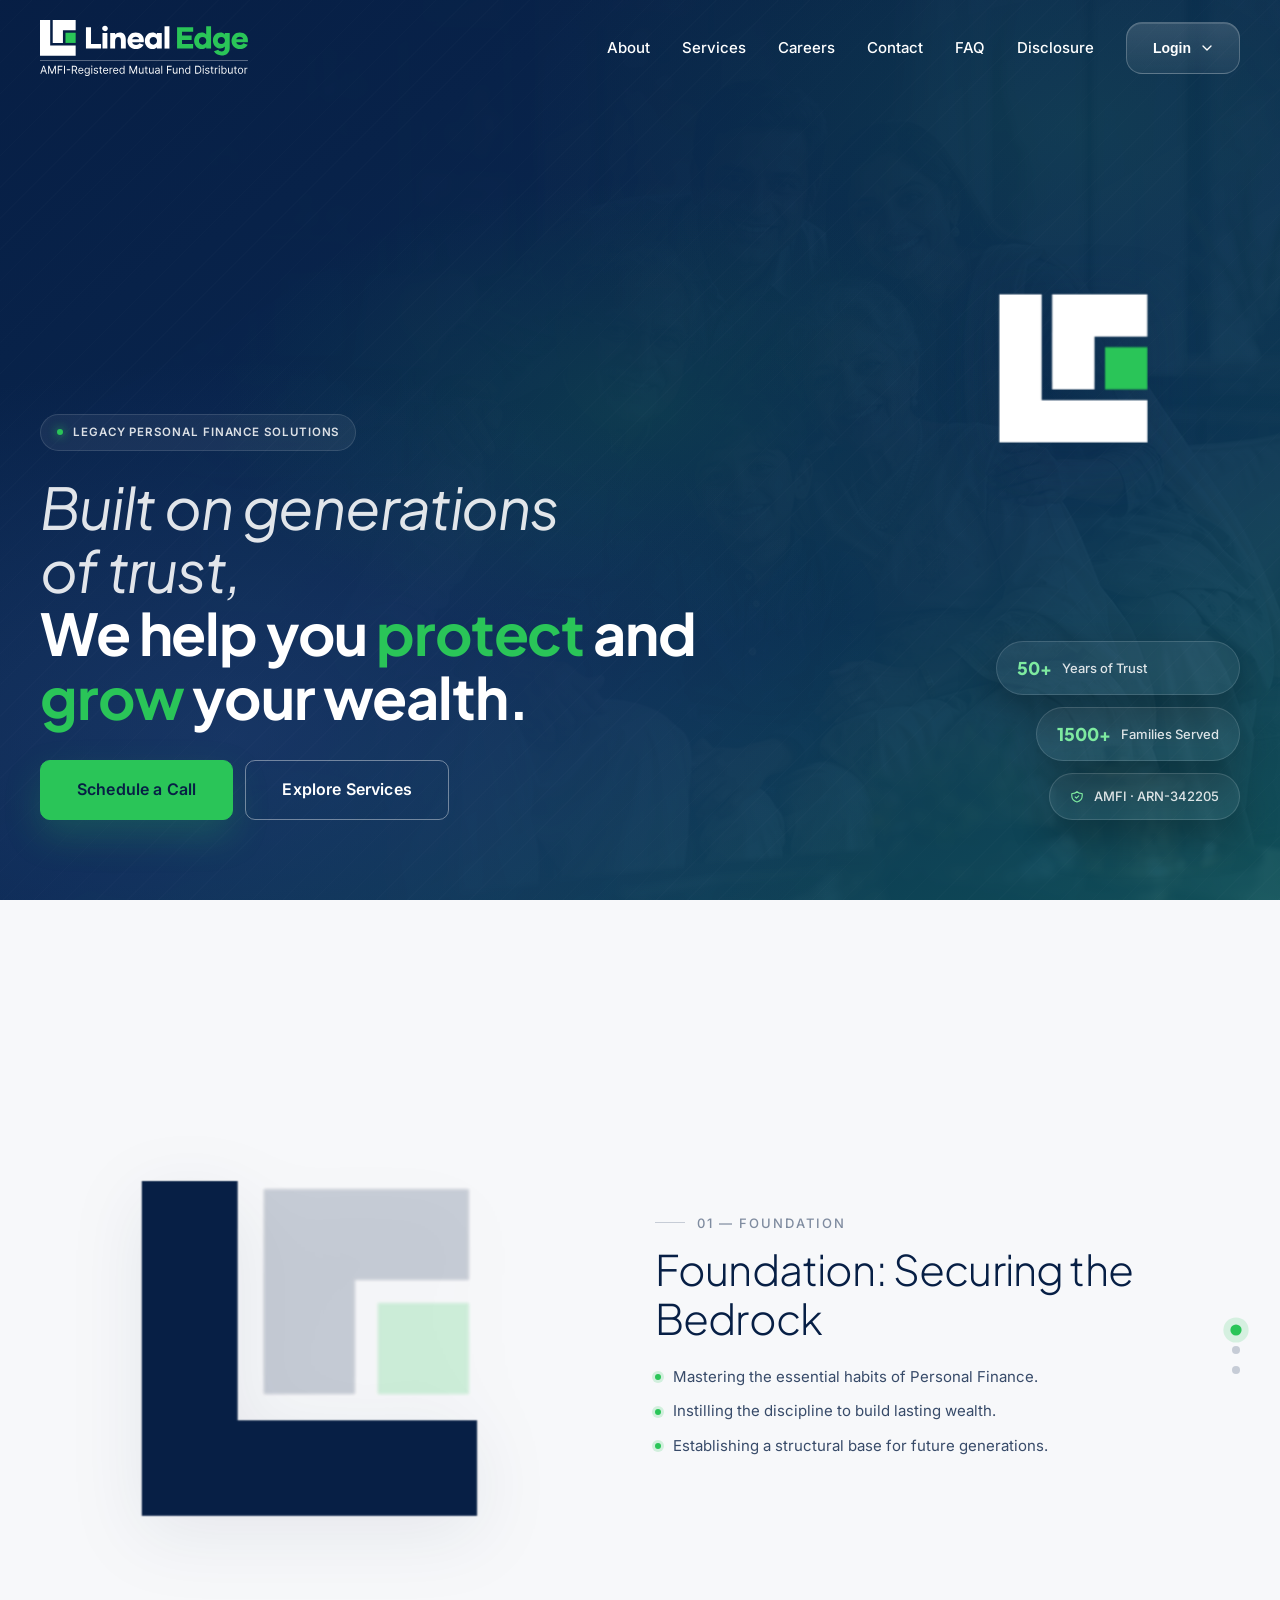
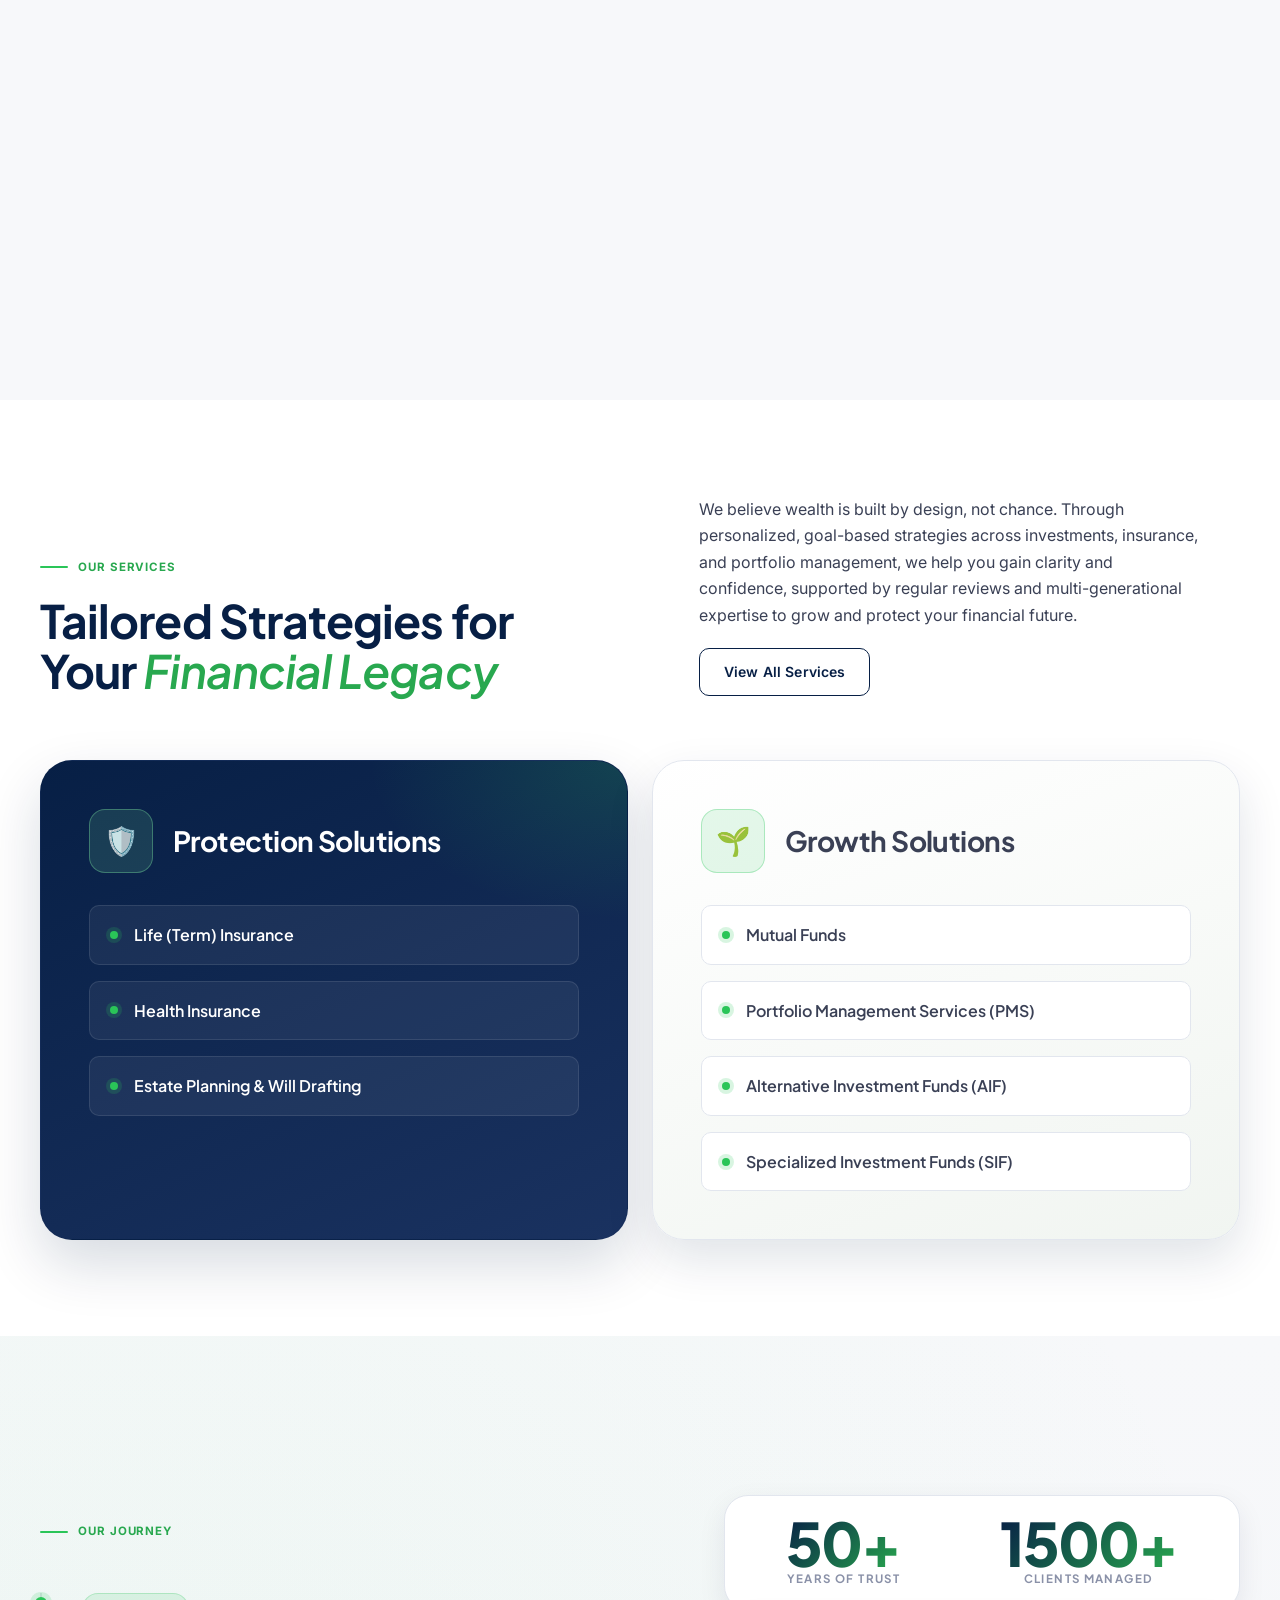
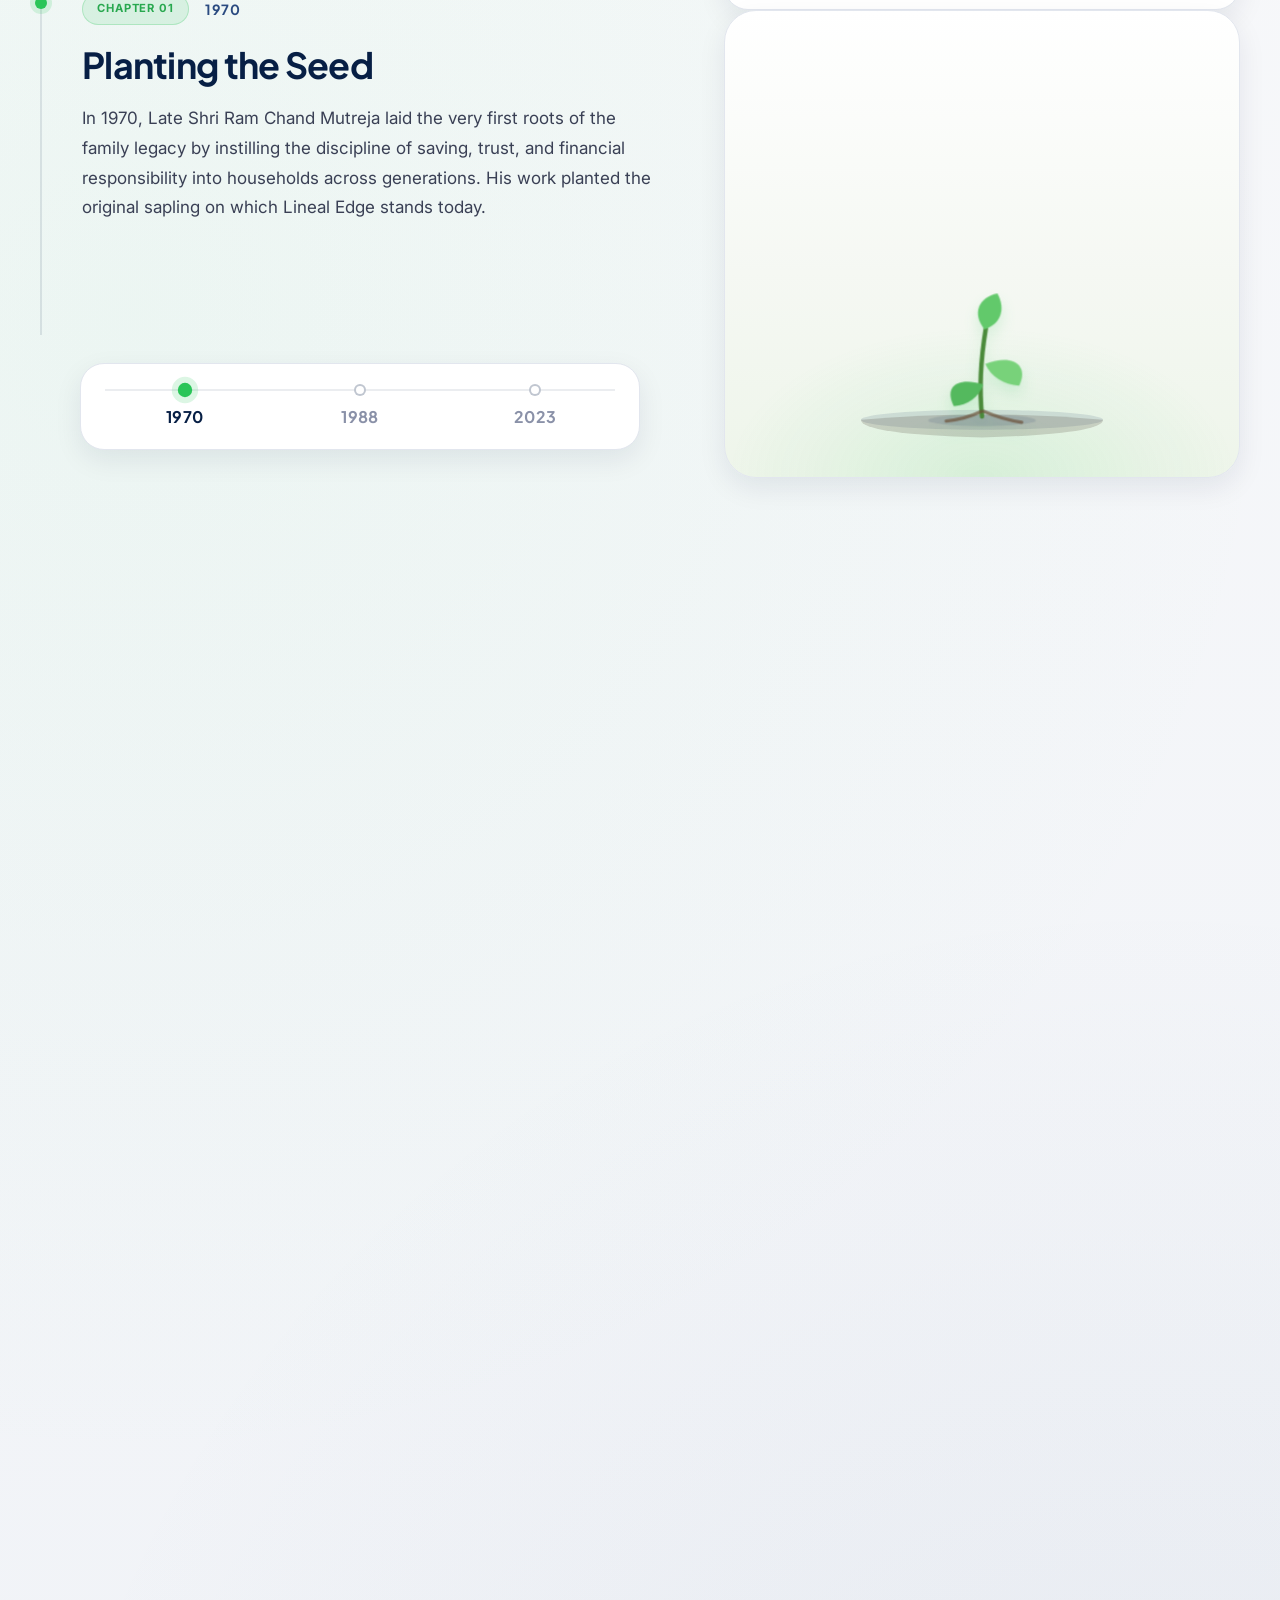
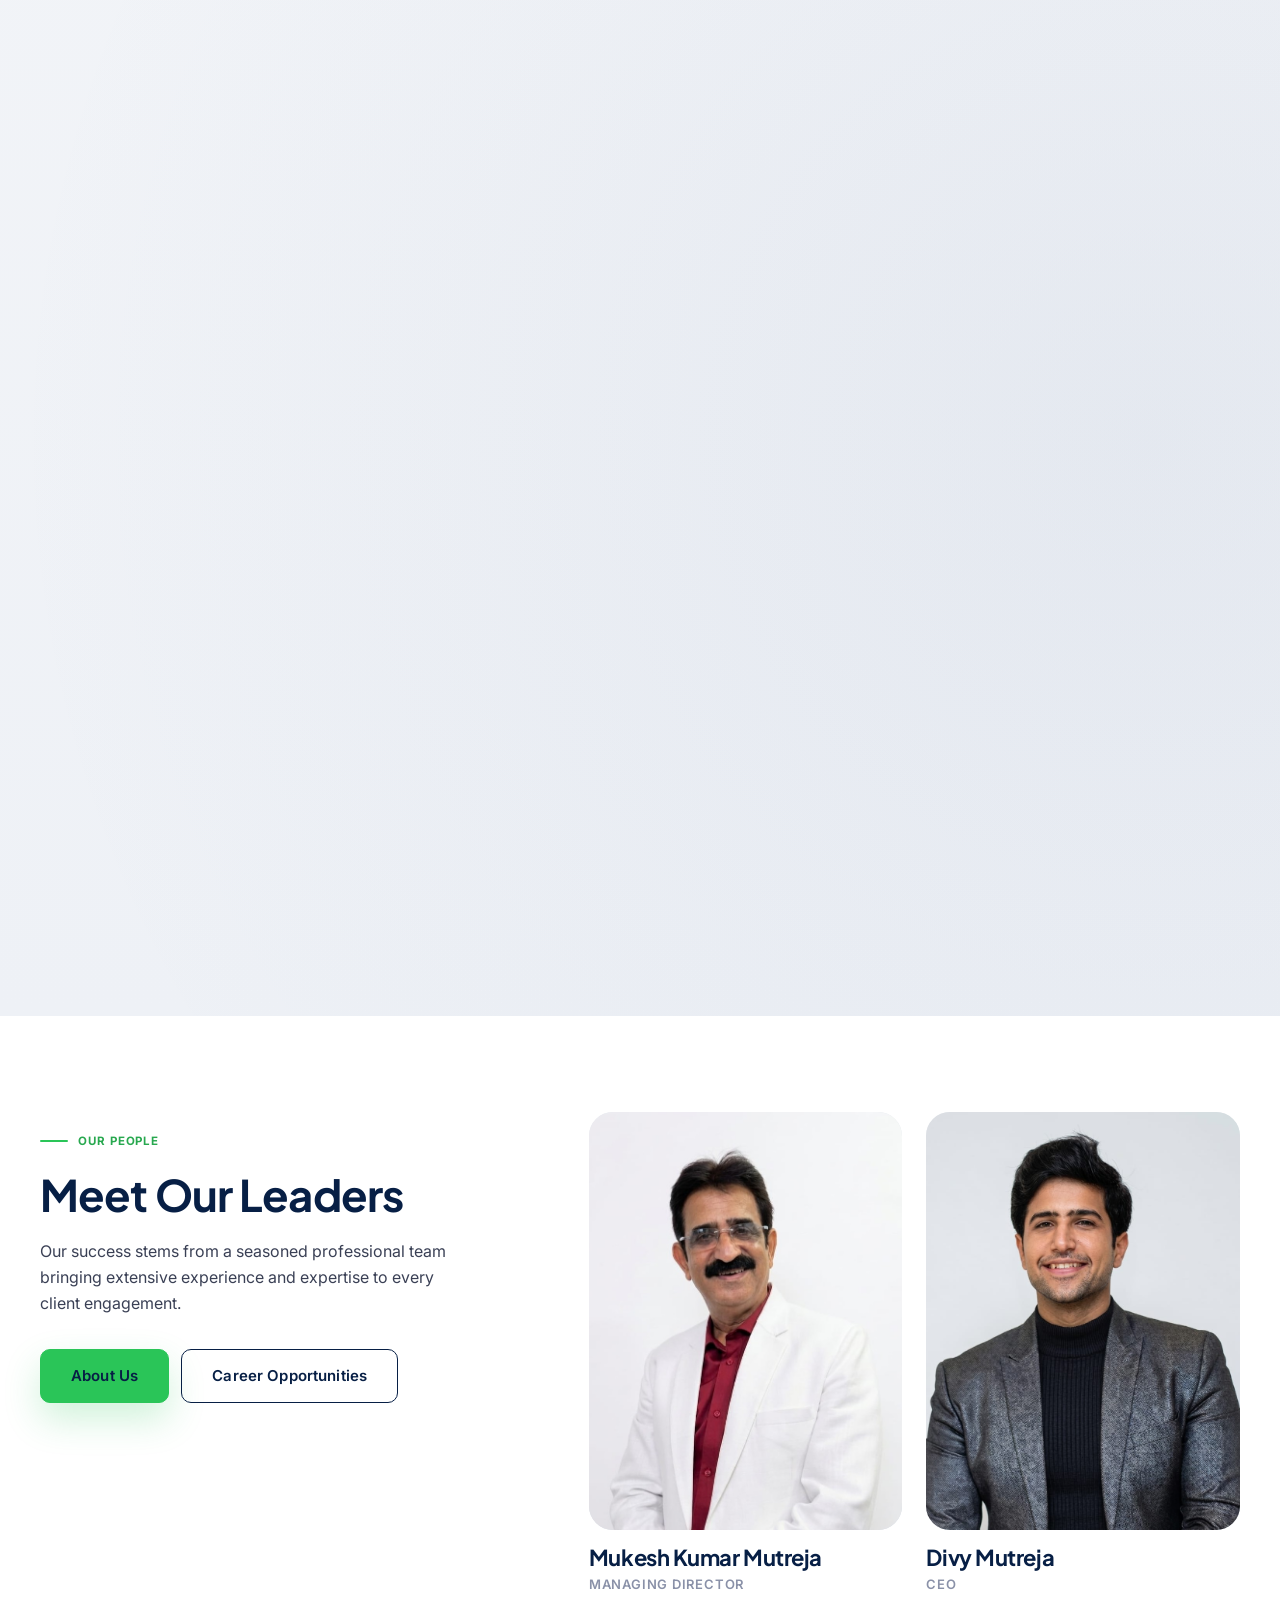
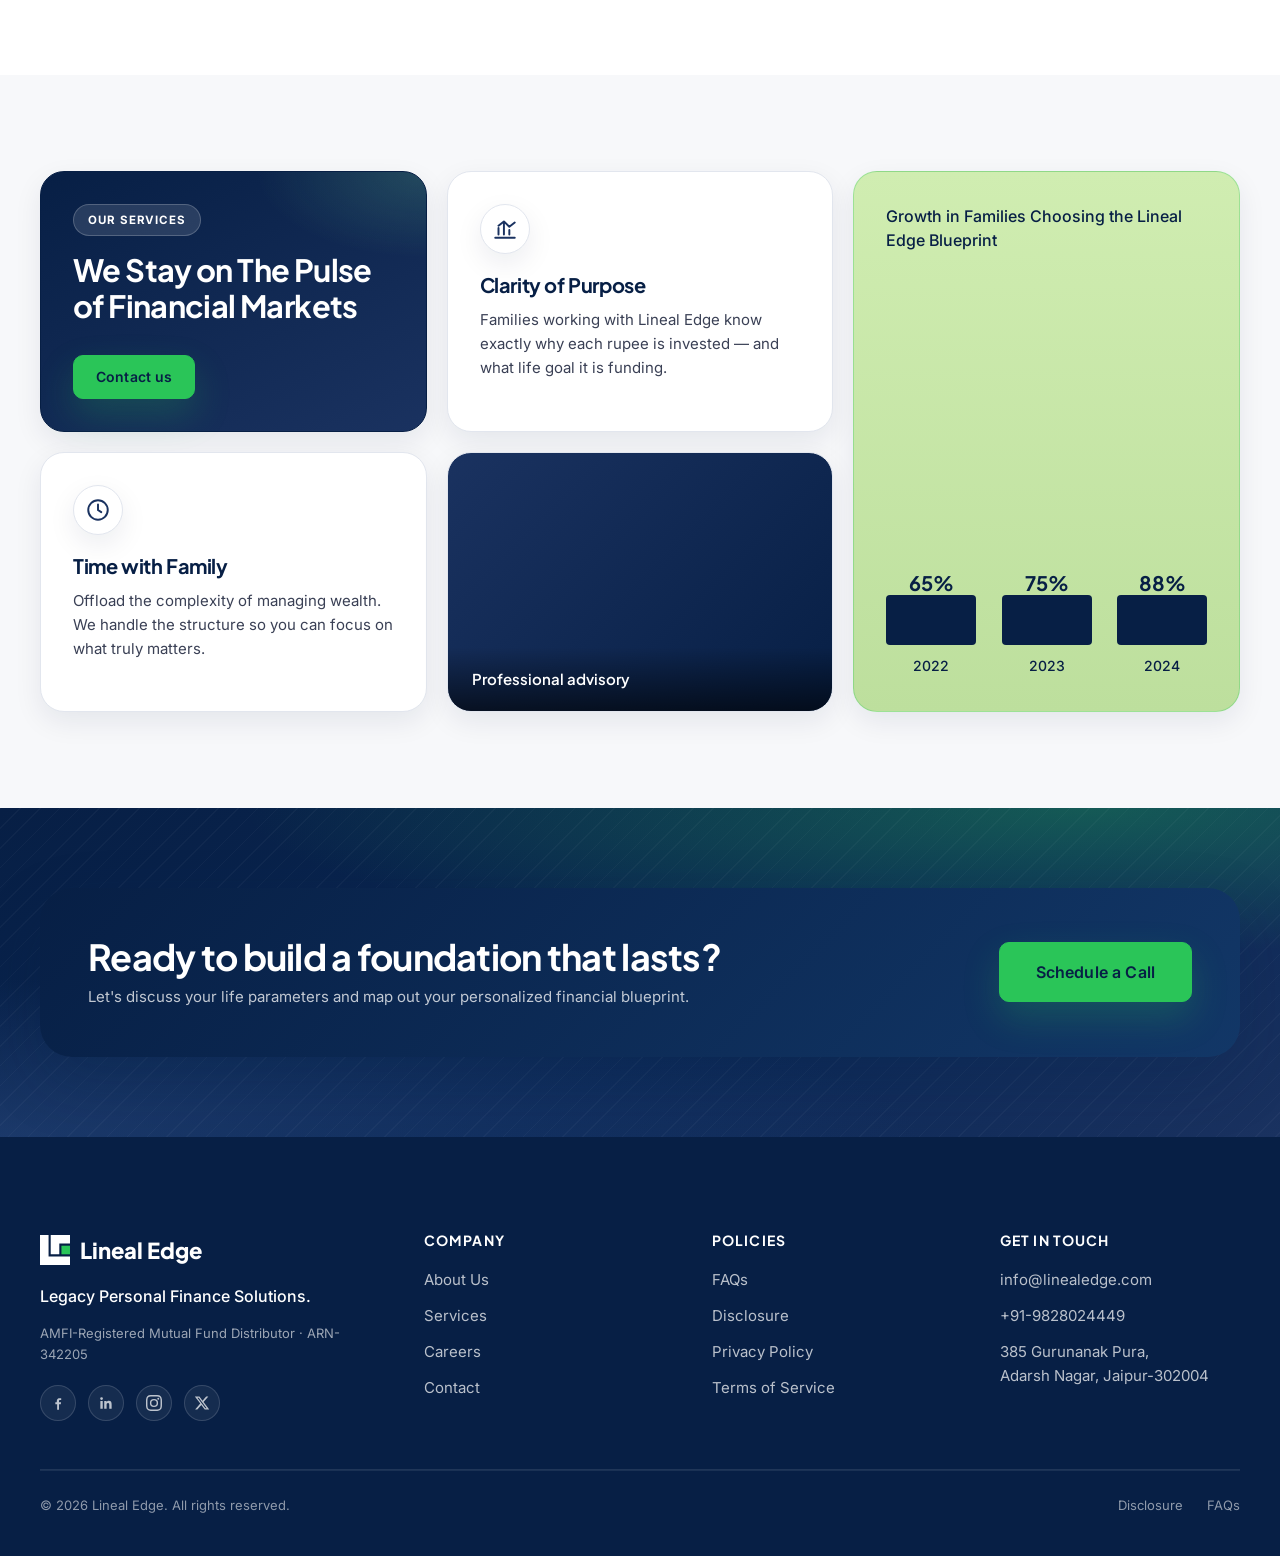
<file: index.html>
<!doctype html>
<html lang="en">
<head>
<meta charset="utf-8" />
<meta name="viewport" content="width=device-width,initial-scale=1" />
<title>Lineal Edge | Legacy Personal Finance Solutions</title>
<meta name="description" content="Lineal Edge is a Jaipur-based AMFI-registered mutual fund distributor helping families protect, structure, and grow wealth through disciplined, multi-generational financial planning." />
<meta name="keywords" content="generational wealth planning Jaipur, AMFI registered mutual fund distributor Jaipur, family wealth planning Rajasthan, legacy financial planning India, wealth preservation Jaipur" />
<meta name="theme-color" content="#071F45" />
<link rel="icon" type="image/svg+xml" href="assets/icons/search-favicon.svg" />
<link rel="alternate icon" type="image/png" sizes="96x96" href="assets/icons/search-favicon.png" />
<link rel="canonical" href="https://linealedge.com/" />
<meta property="og:site_name" content="Lineal Edge" />
<meta property="og:type" content="website" />
<meta property="og:title" content="Lineal Edge | Legacy Personal Finance Solutions" />
<meta property="og:description" content="Lineal Edge is a Jaipur-based AMFI-registered mutual fund distributor helping families protect, structure, and grow wealth through disciplined, multi-generational financial planning." />
<meta property="og:url" content="https://linealedge.com/" />
<meta property="og:image" content="https://linealedge.com/assets/images/hero-family-bg.png" />
<meta name="twitter:card" content="summary_large_image" />
<meta name="twitter:title" content="Lineal Edge | Legacy Personal Finance Solutions" />
<meta name="twitter:description" content="Lineal Edge is a Jaipur-based AMFI-registered mutual fund distributor helping families protect, structure, and grow wealth through disciplined, multi-generational financial planning." />
<meta name="twitter:image" content="https://linealedge.com/assets/images/hero-family-bg.png" />
<link rel="preconnect" href="https://fonts.googleapis.com" />
<link rel="preconnect" href="https://fonts.gstatic.com" crossorigin />
<link rel="stylesheet" href="https://fonts.googleapis.com/css2?family=Inter:wght@400;500;600;700&family=Plus+Jakarta+Sans:wght@500;600;700;800&display=swap" />
<link rel="stylesheet" href="css/global.css" />
<link rel="stylesheet" href="css/components.css" />
<link rel="stylesheet" href="css/pages.css" />

<script type="application/ld+json">
{
  "@context": "https://schema.org",
  "@graph": [
    {
      "@type": "WebSite",
      "@id": "https://linealedge.com/#website",
      "url": "https://linealedge.com/",
      "name": "Lineal Edge",
      "alternateName": "Lineal Edge Private Limited",
      "publisher": { "@id": "https://linealedge.com/#organization" },
      "inLanguage": "en-IN"
    },
    {
      "@type": "Organization",
      "@id": "https://linealedge.com/#organization",
      "name": "Lineal Edge Private Limited",
      "url": "https://linealedge.com/",
      "logo": "https://linealedge.com/assets/icons/logo-dark.svg",
      "sameAs": [
        "https://www.linkedin.com/company/lineal-edge/",
        "https://www.facebook.com/people/Lineal-Edge/61573251729745/",
        "https://www.instagram.com/linealedge/",
        "https://x.com/LinealEdge"
      ]
    }
  ]
}
</script>
</head>
<body class="page-home home-intro-pending" data-page="home" data-root="">
<div data-include="header"></div>
<main>

<section class="hero">
	<div class="hero-bg-photo" aria-hidden="true"></div>
	<div class="hero-center-logo">
		<div class="hero-logo-mark" aria-hidden="true">
			<svg viewBox="260 760 340 340" fill="none" xmlns="http://www.w3.org/2000/svg" class="logo-mark-svg">
				<rect class="logo-part-s" x="488.977" y="886.934" width="83.2336" height="83.1465" fill="#2AC558"/>
				<path class="logo-part-e" d="M572.201 866.147H551.392V866.122H468.226V955.307H468.158V970.079H384.924V955.307H384.855V857.826H384.923V783H572.201V866.147Z" fill="white"/>
				<path class="logo-part-l" d="M364.234 824.573H364.21V990.866H364.234V990.886H447.421V990.935H530.699V990.866H572.315V1074.01H439.365V1074.01H364.234V1074.01H281V783H364.234V824.573Z" fill="white"/>
			</svg>
		</div>
	</div>

	<div class="hero-inner">
		<div class="hero-copy">
			<span class="hero-eyebrow">Legacy Personal Finance Solutions</span>
			<h1 class="hero-title">
				<em>Built on generations of trust,</em><br>
				We help you <span class="accent">protect</span> and <span class="accent">grow</span> your wealth.
			</h1>
			<div class="hero-ctas">
				<a href="/contact" class="le-btn le-btn--primary le-btn--lg">
					<span class="lbl">Schedule a Call</span>
					<span class="arr"><svg width="22" height="22" viewBox="0 0 24 24" fill="none"><path d="M5 12h14M13 6l6 6-6 6" stroke="currentColor" stroke-width="2" stroke-linecap="round" stroke-linejoin="round"/></svg></span>
				</a>
				<div class="on-dark hero-cta-shell">
				<a href="/services" class="le-btn le-btn--secondary le-btn--lg">
					<span class="lbl">Explore Services</span>
					<span class="arr"><svg width="22" height="22" viewBox="0 0 24 24" fill="none"><path d="M5 12h14M13 6l6 6-6 6" stroke="currentColor" stroke-width="2" stroke-linecap="round" stroke-linejoin="round"/></svg></span>
				</a>
				</div>
			</div>
		</div>

		<div class="hero-chips">
			<div class="chip"><span class="v">50+</span><span class="l">Years of Trust</span></div>
			<div class="chip"><span class="v">1500+</span><span class="l">Families Served</span></div>
			<div class="chip">
				<svg width="14" height="14" viewBox="0 0 24 24" fill="none" class="chip-icon"><path d="M9 12l2 2 4-4m5.618-4.016A11.955 11.955 0 0112 2.944a11.955 11.955 0 01-8.618 3.04A12.02 12.02 0 003 9c0 5.591 3.824 10.29 9 11.622 5.176-1.332 9-6.03 9-11.622 0-1.042-.133-2.052-.382-3.016z" stroke="currentColor" stroke-width="2" stroke-linecap="round" stroke-linejoin="round"/></svg>
				<span class="l">AMFI · ARN-342205</span>
			</div>
		</div>
	</div>
</section>

<section class="values" id="values" data-phase="0">
	<div class="values-scroller" id="valuesScroller">
		<div class="values-sticky">
			<div class="values-inner">

				<!-- LEFT: Big LES logo (L, E, S independently styleable) -->
				<div class="values-logo-col">
					<div class="values-logo">
						<svg viewBox="260 760 340 340" fill="none" xmlns="http://www.w3.org/2000/svg" class="logo-mark-svg">
							<rect class="logo-part-s" x="488.977" y="886.934" width="83.2336" height="83.1465" fill="#2AC558"/>
							<path class="logo-part-e" d="M572.201 866.147H551.392V866.122H468.226V955.307H468.158V970.079H384.924V955.307H384.855V857.826H384.923V783H572.201V866.147Z" fill="#071F45"/>
							<path class="logo-part-l" d="M364.234 824.573H364.21V990.866H364.234V990.886H447.421V990.935H530.699V990.866H572.315V1074.01H439.365V1074.01H364.234V1074.01H281V783H364.234V824.573Z" fill="#071F45"/>
						</svg>
					</div>
				</div>

				<!-- RIGHT: Three cross-fading phase panels -->
				<div class="values-text-col">

					<!-- Phase 1 -->
					<div class="values-panel active" data-idx="0">
						<div class="values-phase-label">01 — Foundation</div>
						<h2 class="values-phase-title">Foundation: Securing the Bedrock</h2>
						<ul class="values-phase-details">
							<li>Mastering the essential habits of Personal Finance.</li>
							<li>Instilling the discipline to build lasting wealth.</li>
							<li>Establishing a structural base for future generations.</li>
						</ul>
					</div>

					<!-- Phase 2 -->
					<div class="values-panel" data-idx="1">
						<div class="values-phase-label">02 — Protection</div>
						<h2 class="values-phase-title">Protection: Fortifying the System</h2>
						<ul class="values-phase-details">
							<li>Implementing comprehensive Risk Planning and Insurance Solutions.</li>
							<li>Establishing robust reserves to shield against uncertainty.</li>
							<li>Ensuring first-generation wealth is actively preserved.</li>
						</ul>
					</div>

					<!-- Phase 3 -->
					<div class="values-panel" data-idx="2">
						<div class="values-phase-label">03 — Growth</div>
						<h2 class="values-phase-title">Growth: Cultivating Prosperity</h2>
						<ul class="values-phase-details">
							<li>Deploying capital into tailored Investment Strategies for expansion.</li>
							<li>Transforming a secure foundation into optimized growth.</li>
							<li>Empowering future generations to thrive with confidence.</li>
						</ul>
						<div class="values-ctas">
							<a href="/contact" class="le-btn le-btn--primary">
								<span class="lbl">Schedule a Call</span>
								<span class="arr"><svg width="22" height="22" viewBox="0 0 24 24" fill="none"><path d="M5 12h14M13 6l6 6-6 6" stroke="currentColor" stroke-width="2" stroke-linecap="round" stroke-linejoin="round"/></svg></span>
							</a>
							<a href="/services" class="le-btn le-btn--secondary">
								<span class="lbl">View All Services</span>
								<span class="arr"><svg width="22" height="22" viewBox="0 0 24 24" fill="none"><path d="M5 12h14M13 6l6 6-6 6" stroke="currentColor" stroke-width="2" stroke-linecap="round" stroke-linejoin="round"/></svg></span>
							</a>
						</div>
					</div>
				</div>
			</div>

			<!-- Progress dots -->
			<div class="values-progress" id="valuesProgress">
				<div class="values-progress-dot active" data-idx="0"></div>
				<div class="values-progress-dot" data-idx="1"></div>
				<div class="values-progress-dot" data-idx="2"></div>
			</div>
		</div>
	</div>
</section>

<section class="services" id="services">
	<div class="container">
		<div class="services-head">
			<div>
				<span class="eyebrow">Our Services</span>
				<h2 class="services-title">Tailored Strategies for Your <em>Financial Legacy</em></h2>
			</div>
			<div class="services-head-right">
				<p class="services-lede">
					We believe wealth is built by design, not chance. Through personalized, goal-based strategies across investments, insurance, and portfolio management, we help you gain clarity and confidence, supported by regular reviews and multi-generational expertise to grow and protect your financial future.
				</p>
				<a href="/services" class="le-btn le-btn--secondary services-head-cta">
					<span class="lbl">View All Services</span>
					<span class="arr"><svg width="20" height="20" viewBox="0 0 24 24" fill="none"><path d="M5 12h14M13 6l6 6-6 6" stroke="currentColor" stroke-width="2" stroke-linecap="round" stroke-linejoin="round"/></svg></span>
				</a>
			</div>
		</div>

		<div class="services-grid">
			<article class="solution solution--dark ui-card hover-lift">
				<div class="solution-head">
					<div class="solution-icon">🛡️</div>
					<h3 class="solution-title">Protection Solutions</h3>
				</div>
				<ul class="solution-list">
					<li>Life (Term) Insurance</li>
					<li>Health Insurance</li>
					<li>Estate Planning & Will Drafting</li>
				</ul>
			</article>

			<article class="solution solution--light ui-card hover-lift">
				<div class="solution-head">
					<div class="solution-icon">🌱</div>
					<h3 class="solution-title">Growth Solutions</h3>
				</div>
				<ul class="solution-list">
					<li>Mutual Funds</li>
					<li>Portfolio Management Services (PMS)</li>
					<li>Alternative Investment Funds (AIF)</li>
					<li>Specialized Investment Funds (SIF)</li>
				</ul>
			</article>
		</div>
	</div>
</section>

<section class="journey" id="journey">
	<div class="journey-scroller" id="journeyScroller">
		<div class="journey-sticky">
			<div class="journey-inner">

				<!-- LEFT: stories + years timeline beneath -->
				<div class="journey-left">
					<div class="journey-stories">
						<div class="journey-stories-head">
							<span class="eyebrow">Our Journey</span>
						</div>

						<div class="journey-panels">
							<article class="journey-panel active" data-idx="0">
								<div class="journey-panel-head">
									<span class="journey-chapter">Chapter 01</span>
									<span class="journey-year">1970</span>
								</div>
								<h3 class="journey-ptitle">Planting the Seed</h3>
								<p class="journey-pbody">In 1970, Late Shri Ram Chand Mutreja laid the very first roots of the family legacy by instilling the discipline of saving, trust, and financial responsibility into households across generations. His work planted the original sapling on which Lineal Edge stands today.</p>
							</article>

							<article class="journey-panel" data-idx="1">
								<div class="journey-panel-head">
									<span class="journey-chapter">Chapter 02</span>
									<span class="journey-year">1988</span>
								</div>
								<h3 class="journey-ptitle">Nurturing & Protecting the Roots</h3>
								<p class="journey-pbody">In 1988, Mukesh Kumar Mutreja carried that foundation forward with discipline and care, strengthening client relationships and expanding the practice into structured protection and long-term wealth building. This was the stage where the sapling matured into a rooted, resilient tree.</p>
							</article>

							<article class="journey-panel" data-idx="2">
								<div class="journey-panel-head">
									<span class="journey-chapter">Chapter 03</span>
									<span class="journey-year">2023</span>
								</div>
								<h3 class="journey-ptitle">The Canopy & The Harvest</h3>
								<p class="journey-pbody">In 2023, Divy Mutreja began shaping the next phase of Lineal Edge by bringing a modern lens to generational wealth. With deeper strategy, broader solutions, and a sharper long-term vision, the tree now enters a fuller stage of growth marked by abundance, confidence, and lasting legacy.</p>
							</article>
						</div>
					</div>

					<!-- Years timeline — directly under stories in the left column -->
					<div class="journey-years" id="journeyYears">
						<div class="journey-years-fill" id="journeyYearsFill"></div>
						<div class="journey-year-marker active" data-idx="0">
							<span class="journey-year-dot"></span>
							<span class="journey-year-label">1970</span>
						</div>
						<div class="journey-year-marker" data-idx="1">
							<span class="journey-year-dot"></span>
							<span class="journey-year-label">1988</span>
						</div>
						<div class="journey-year-marker" data-idx="2">
							<span class="journey-year-dot"></span>
							<span class="journey-year-label">2023</span>
						</div>
					</div>
				</div>

				<!-- RIGHT: metrics on top + large tree filling rest -->
				<div class="journey-right">
					<div class="journey-metrics">
						<div class="journey-metric">
							<span class="journey-metric-big">50+</span>
							<span class="journey-metric-label">Years of Trust</span>
						</div>
						<div class="journey-metric">
							<span class="journey-metric-big">1500+</span>
							<span class="journey-metric-label">Clients Managed</span>
						</div>
					</div>

					<div class="journey-tree-viz" aria-hidden="true">
						<svg viewBox="0 0 520 520" fill="none" xmlns="http://www.w3.org/2000/svg" preserveAspectRatio="xMidYMax meet">
							<defs>
								<linearGradient id="orgTrunk" x1="0" y1="0" x2="0" y2="1">
									<stop offset="0%" stop-color="#5D4A3A"/>
									<stop offset="50%" stop-color="#3E2F23"/>
									<stop offset="100%" stop-color="#2A1E14"/>
								</linearGradient>
								<radialGradient id="orgFoliage" cx="50%" cy="40%" r="70%">
									<stop offset="0%" stop-color="#9AE89A" stop-opacity="0.95"/>
									<stop offset="40%" stop-color="#5DBE6B" stop-opacity="1"/>
									<stop offset="80%" stop-color="#2F8A47" stop-opacity="1"/>
									<stop offset="100%" stop-color="#1E5E30" stop-opacity="1"/>
								</radialGradient>
								<radialGradient id="orgFoliageSoft" cx="50%" cy="50%" r="50%">
									<stop offset="0%" stop-color="#7ED88F" stop-opacity="0.55"/>
									<stop offset="100%" stop-color="#3F9A55" stop-opacity="0"/>
								</radialGradient>
							</defs>

							<ellipse cx="260" cy="470" rx="170" ry="14" fill="#1A3260" opacity="0.12"/>
							<path d="M90 470 Q 260 455, 430 470 Q 430 490, 260 495 Q 90 490, 90 470 Z" fill="#3E2F23" opacity="0.18"/>

							<g class="tree-seed-org">
								<ellipse cx="260" cy="462" rx="14" ry="6" fill="#2A1E14" opacity="0.7"/>
								<path d="M260 462 C 258 450, 257 435, 261 420" stroke="#4A8A3A" stroke-width="3" stroke-linecap="round" fill="none"/>
								<path d="M261 430 C 246 426, 238 432, 248 444 C 254 442, 260 438, 261 430 Z" fill="#6DB85A"/>
								<path d="M261 425 C 276 421, 284 427, 274 439 C 268 437, 262 433, 261 425 Z" fill="#8CD17A"/>
							</g>

							<g class="tree-sapling-focus">
								<ellipse cx="260" cy="470" rx="84" ry="9" fill="#1A3260" opacity="0.12"/>
								<path d="M260 464 C 256 426, 258 374, 266 326" stroke="#4A8A3A" stroke-width="7" stroke-linecap="round" fill="none"/>
								<path d="M262 414 C 222 402, 200 417, 216 448 C 238 446, 255 434, 262 414 Z" fill="#54B95E"/>
								<path d="M265 382 C 306 366, 334 382, 318 416 C 294 414, 274 402, 265 382 Z" fill="#78D27A"/>
								<path d="M264 328 C 244 304, 254 278, 284 272 C 298 298, 288 320, 264 328 Z" fill="#62C96B"/>
								<path d="M259 456 C 242 464, 224 469, 204 471" stroke="#6C5138" stroke-width="5" stroke-linecap="round" fill="none" opacity="0.7"/>
								<path d="M263 456 C 282 464, 302 470, 322 473" stroke="#6C5138" stroke-width="5" stroke-linecap="round" fill="none" opacity="0.7"/>
							</g>

							<g class="tree-trunk-org">
								<path d="M245 462 C 250 400, 252 340, 254 280 C 256 250, 258 230, 260 220 C 262 230, 264 250, 266 280 C 268 340, 270 400, 275 462 Z" fill="url(#orgTrunk)"/>
								<path d="M252 440 C 254 380, 255 320, 257 260" stroke="#2A1E14" stroke-opacity="0.5" stroke-width="1.5" fill="none"/>
								<path d="M240 462 Q 210 472, 185 478" stroke="#3E2F23" stroke-width="5" stroke-linecap="round" fill="none" opacity="0.7"/>
								<path d="M280 462 Q 310 472, 335 478" stroke="#3E2F23" stroke-width="5" stroke-linecap="round" fill="none" opacity="0.7"/>
								<path d="M260 468 Q 262 478, 265 488" stroke="#3E2F23" stroke-width="4" stroke-linecap="round" fill="none" opacity="0.6"/>
							</g>

							<g class="tree-branches-org">
								<path d="M255 310 C 220 285, 185 270, 150 255 Q 130 250, 115 248" stroke="#3E2F23" stroke-width="4.5" stroke-linecap="round" fill="none" opacity="0.85"/>
								<path d="M180 265 C 165 240, 155 220, 148 200" stroke="#3E2F23" stroke-width="3" stroke-linecap="round" fill="none" opacity="0.7"/>
								<path d="M258 260 C 235 240, 215 220, 198 195" stroke="#3E2F23" stroke-width="3.5" stroke-linecap="round" fill="none" opacity="0.75"/>
								<path d="M263 320 C 300 295, 340 275, 380 260 Q 400 256, 415 254" stroke="#3E2F23" stroke-width="4.5" stroke-linecap="round" fill="none" opacity="0.85"/>
								<path d="M350 268 C 365 245, 378 222, 385 200" stroke="#3E2F23" stroke-width="3" stroke-linecap="round" fill="none" opacity="0.7"/>
								<path d="M268 270 C 290 245, 310 220, 325 198" stroke="#3E2F23" stroke-width="3.5" stroke-linecap="round" fill="none" opacity="0.75"/>
								<path d="M259 270 C 258 240, 260 210, 263 180" stroke="#3E2F23" stroke-width="3.5" stroke-linecap="round" fill="none" opacity="0.8"/>
							</g>

							<g class="tree-foliage-org">
								<ellipse class="tree-leaf tree-leaf--core" cx="260" cy="215" rx="95" ry="82" fill="url(#orgFoliage)"/>
								<ellipse class="tree-leaf tree-leaf--mid" cx="175" cy="235" rx="62" ry="52" fill="url(#orgFoliage)" opacity="0.95"/>
								<ellipse class="tree-leaf tree-leaf--outer" cx="145" cy="215" rx="38" ry="35" fill="url(#orgFoliage)" opacity="0.88"/>
								<ellipse class="tree-leaf tree-leaf--mid" cx="355" cy="230" rx="58" ry="50" fill="url(#orgFoliage)" opacity="0.95"/>
								<ellipse class="tree-leaf tree-leaf--outer" cx="385" cy="208" rx="38" ry="35" fill="url(#orgFoliage)" opacity="0.88"/>
								<ellipse class="tree-leaf tree-leaf--mid" cx="220" cy="155" rx="42" ry="38" fill="url(#orgFoliage)" opacity="0.9"/>
								<ellipse class="tree-leaf tree-leaf--mid" cx="290" cy="148" rx="45" ry="40" fill="url(#orgFoliage)" opacity="0.92"/>
								<ellipse class="tree-leaf tree-leaf--outer" cx="255" cy="130" rx="38" ry="32" fill="url(#orgFoliage)" opacity="0.85"/>
								<ellipse class="tree-leaf tree-leaf--outer" cx="200" cy="275" rx="38" ry="28" fill="url(#orgFoliage)" opacity="0.85"/>
								<ellipse class="tree-leaf tree-leaf--outer" cx="320" cy="272" rx="40" ry="30" fill="url(#orgFoliage)" opacity="0.85"/>
								<ellipse class="tree-leaf tree-leaf--glow" cx="260" cy="200" rx="180" ry="130" fill="url(#orgFoliageSoft)"/>
								<ellipse cx="215" cy="190" rx="5" ry="3" fill="#1E5E30" opacity="0.4" transform="rotate(-25 215 190)"/>
								<ellipse cx="305" cy="185" rx="5" ry="3" fill="#1E5E30" opacity="0.4" transform="rotate(20 305 185)"/>
								<ellipse cx="175" cy="230" rx="5" ry="3" fill="#1E5E30" opacity="0.4" transform="rotate(45 175 230)"/>
								<ellipse cx="360" cy="225" rx="5" ry="3" fill="#1E5E30" opacity="0.4" transform="rotate(-35 360 225)"/>
								<ellipse cx="255" cy="145" rx="4" ry="2.5" fill="#1E5E30" opacity="0.4" transform="rotate(15 255 145)"/>
								<g class="tree-fruits-org">
									<circle cx="195" cy="270" r="4.5" fill="#8B2F2F" opacity="0.75"/>
									<circle cx="195" cy="270" r="1.5" fill="#E9A1A1" opacity="0.8"/>
									<circle cx="325" cy="275" r="4" fill="#8B2F2F" opacity="0.75"/>
									<circle cx="325" cy="275" r="1.3" fill="#E9A1A1" opacity="0.8"/>
									<circle cx="250" cy="290" r="4.5" fill="#8B2F2F" opacity="0.7"/>
									<circle cx="250" cy="290" r="1.5" fill="#E9A1A1" opacity="0.8"/>
								</g>
							</g>

							<g class="tree-mature-org">
								<g class="tree-mature-branches">
									<path d="M258 292 C 218 244, 180 213, 126 190" stroke="#342416" stroke-width="4" stroke-linecap="round" fill="none"/>
									<path d="M263 286 C 310 238, 350 211, 405 188" stroke="#342416" stroke-width="4" stroke-linecap="round" fill="none"/>
									<path d="M260 238 C 238 198, 218 170, 186 142" stroke="#3E2F23" stroke-width="3.2" stroke-linecap="round" fill="none"/>
									<path d="M263 236 C 292 196, 318 166, 354 138" stroke="#3E2F23" stroke-width="3.2" stroke-linecap="round" fill="none"/>
									<path d="M260 222 C 260 184, 264 150, 274 116" stroke="#3E2F23" stroke-width="3.2" stroke-linecap="round" fill="none"/>
								</g>
									<g class="tree-mature-leaves">
										<ellipse cx="260" cy="190" rx="124" ry="98" fill="url(#orgFoliage)" opacity="0.96"/>
										<ellipse cx="168" cy="208" rx="78" ry="63" fill="url(#orgFoliage)" opacity="0.94"/>
									<ellipse cx="350" cy="205" rx="80" ry="65" fill="url(#orgFoliage)" opacity="0.94"/>
									<ellipse cx="220" cy="128" rx="66" ry="52" fill="url(#orgFoliage)" opacity="0.92"/>
									<ellipse cx="306" cy="124" rx="70" ry="54" fill="url(#orgFoliage)" opacity="0.92"/>
									<ellipse cx="112" cy="232" rx="42" ry="34" fill="url(#orgFoliage)" opacity="0.86"/>
									<ellipse cx="414" cy="230" rx="44" ry="36" fill="url(#orgFoliage)" opacity="0.86"/>
										<ellipse cx="260" cy="88" rx="44" ry="35" fill="url(#orgFoliage)" opacity="0.82"/>
										<ellipse cx="260" cy="180" rx="210" ry="150" fill="url(#orgFoliageSoft)"/>
									</g>
									<g class="tree-mature-bushes">
										<ellipse cx="112" cy="446" rx="36" ry="18" fill="#2F8A47" opacity="0.88"/>
										<ellipse cx="145" cy="438" rx="30" ry="16" fill="#3FA057" opacity="0.88"/>
										<ellipse cx="395" cy="444" rx="38" ry="18" fill="#2F8A47" opacity="0.88"/>
										<ellipse cx="360" cy="436" rx="28" ry="15" fill="#3FA057" opacity="0.9"/>
										<ellipse cx="88" cy="456" rx="18" ry="9" fill="#5DBE6B" opacity="0.78"/>
										<ellipse cx="430" cy="456" rx="20" ry="10" fill="#5DBE6B" opacity="0.78"/>
										<circle cx="132" cy="438" r="3.4" fill="#A83B34"/>
										<circle cx="377" cy="432" r="3.6" fill="#9D3230"/>
										<circle cx="414" cy="446" r="3.2" fill="#A83B34"/>
									</g>
									<g class="tree-mature-fruits">
										<circle cx="176" cy="238" r="5.2" fill="#9D3230"/>
										<circle cx="176" cy="238" r="1.7" fill="#F1B1A9" opacity="0.8"/>
										<circle cx="220" cy="160" r="4.8" fill="#A83B34"/>
										<circle cx="220" cy="160" r="1.5" fill="#F1B1A9" opacity="0.8"/>
										<circle cx="142" cy="214" r="4.7" fill="#A83B34"/>
										<circle cx="142" cy="214" r="1.5" fill="#F1B1A9" opacity="0.8"/>
										<circle cx="298" cy="150" r="5" fill="#9D3230"/>
										<circle cx="298" cy="150" r="1.6" fill="#F1B1A9" opacity="0.8"/>
										<circle cx="260" cy="112" r="4.6" fill="#9D3230"/>
										<circle cx="260" cy="112" r="1.5" fill="#F1B1A9" opacity="0.8"/>
										<circle cx="356" cy="234" r="5.2" fill="#A83B34"/>
										<circle cx="356" cy="234" r="1.7" fill="#F1B1A9" opacity="0.8"/>
										<circle cx="394" cy="210" r="4.8" fill="#8B2F2F"/>
										<circle cx="394" cy="210" r="1.5" fill="#F1B1A9" opacity="0.8"/>
										<circle cx="252" cy="276" r="5.4" fill="#8B2F2F"/>
										<circle cx="252" cy="276" r="1.8" fill="#F1B1A9" opacity="0.8"/>
										<circle cx="208" cy="262" r="4.4" fill="#A83B34"/>
										<circle cx="208" cy="262" r="1.4" fill="#F1B1A9" opacity="0.8"/>
										<circle cx="326" cy="264" r="4.5" fill="#9D3230"/>
										<circle cx="326" cy="264" r="1.5" fill="#F1B1A9" opacity="0.8"/>
									</g>
							</g>
						</svg>
					</div>
				</div>

			</div>
		</div>
	</div>
</section>

<section class="team">
	<div class="container">
		<div class="team-layout">
			<div class="team-copy-col">
				<span class="eyebrow">Our People</span>
				<h2 class="team-title">Meet Our Leaders</h2>
				<p class="team-lede">Our success stems from a seasoned professional team bringing extensive experience and expertise to every client engagement.</p>
				<div class="team-ctas">
					<a href="/about" class="le-btn le-btn--primary">
						<span class="lbl">About Us</span>
						<span class="arr"><svg width="22" height="22" viewBox="0 0 24 24" fill="none"><path d="M5 12h14M13 6l6 6-6 6" stroke="currentColor" stroke-width="2" stroke-linecap="round" stroke-linejoin="round"/></svg></span>
					</a>
					<a href="/careers" class="le-btn le-btn--secondary">
						<span class="lbl">Career Opportunities</span>
						<span class="arr"><svg width="22" height="22" viewBox="0 0 24 24" fill="none"><path d="M5 12h14M13 6l6 6-6 6" stroke="currentColor" stroke-width="2" stroke-linecap="round" stroke-linejoin="round"/></svg></span>
					</a>
				</div>
			</div>
			<div class="team-portraits">
				<div class="team-member-card">
					<div class="team-portrait">
						<img src="assets/images/team/mukesh-kumar-mutreja.jpeg" alt="Mukesh Kumar Mutreja" loading="lazy">
					</div>
					<h3 class="team-member-name">Mukesh Kumar Mutreja</h3>
					<p class="team-member-role">Managing Director</p>
				</div>
				<div class="team-member-card">
					<div class="team-portrait">
						<img src="assets/images/team/divy-mutreja.jpeg" alt="Divy Mutreja" loading="lazy">
					</div>
					<h3 class="team-member-name">Divy Mutreja</h3>
					<p class="team-member-role">CEO</p>
				</div>
			</div>
		</div>
	</div>
</section>

<section class="sixbox">
	<div class="container">
		<div class="sixbox-grid">
			<div class="sx-tile sx-tile--hero ui-card hover-lift">
				<div>
					<span class="sx-pill">Our Services</span>
					<h3>We Stay on The Pulse of Financial Markets</h3>
				</div>
				<a href="/contact" class="le-btn le-btn--primary sx-contact-btn">
					<span class="lbl">Contact us</span>
					<span class="arr"><svg width="18" height="18" viewBox="0 0 24 24" fill="none"><path d="M5 12h14M13 6l6 6-6 6" stroke="currentColor" stroke-width="2" stroke-linecap="round" stroke-linejoin="round"/></svg></span>
				</a>
			</div>
			<div class="sx-tile sx-icon-tile ui-card hover-lift">
				<div class="sx-icon">
					<svg width="26" height="26" viewBox="0 0 24 24" fill="none"><path d="M3 20h18M6 17v-6M11 17V7M16 17v-4M6 9l5-4 5 5 5-4" stroke="currentColor" stroke-width="1.8" stroke-linecap="round" stroke-linejoin="round"/></svg>
				</div>
				<h3>Clarity of Purpose</h3>
				<p>Families working with Lineal Edge know exactly why each rupee is invested — and what life goal it is funding.</p>
			</div>
			<div class="sx-tile sx-tile--chart ui-card hover-lift">
				<p>Growth in Families Choosing the Lineal Edge Blueprint</p>
				<div class="chart-bars">
					<div class="chart-bar-col">
						<div class="chart-bar chart-bar--45"><span class="chart-bar-pct">65%</span></div>
						<span class="chart-bar-year">2022</span>
					</div>
					<div class="chart-bar-col">
						<div class="chart-bar chart-bar--60"><span class="chart-bar-pct">75%</span></div>
						<span class="chart-bar-year">2023</span>
					</div>
					<div class="chart-bar-col">
						<div class="chart-bar chart-bar--80"><span class="chart-bar-pct">88%</span></div>
						<span class="chart-bar-year">2024</span>
					</div>
				</div>
			</div>
			<div class="sx-tile sx-icon-tile ui-card hover-lift">
				<div class="sx-icon">
					<svg width="26" height="26" viewBox="0 0 24 24" fill="none"><circle cx="12" cy="12" r="9" stroke="currentColor" stroke-width="1.8"/><path d="M12 7v5l3 2" stroke="currentColor" stroke-width="1.8" stroke-linecap="round"/></svg>
				</div>
				<h3>Time with Family</h3>
				<p>Offload the complexity of managing wealth. We handle the structure so you can focus on what truly matters.</p>
			</div>
			<div class="sx-tile sx-tile--img ui-card hover-lift"></div>
		</div>
	</div>
</section>

<section class="cta on-dark" id="cta">
	<div class="cta-inner">
		<div class="cta-copy">
			<h2 class="cta-title">Ready to build a foundation that lasts?</h2>
			<p class="cta-desc">Let's discuss your life parameters and map out your personalized financial blueprint.</p>
		</div>
		<div class="cta-actions">
			<a href="/contact" class="le-btn le-btn--primary le-btn--lg">
				<span class="lbl">Schedule a Call</span>
				<span class="arr"><svg width="22" height="22" viewBox="0 0 24 24" fill="none"><path d="M5 12h14M13 6l6 6-6 6" stroke="currentColor" stroke-width="2" stroke-linecap="round" stroke-linejoin="round"/></svg></span>
			</a>
		</div>
	</div>
</section>

 </main>
<div data-include="footer"></div>

<script src="js/main.js" defer></script>
</body>
</html>
</file>
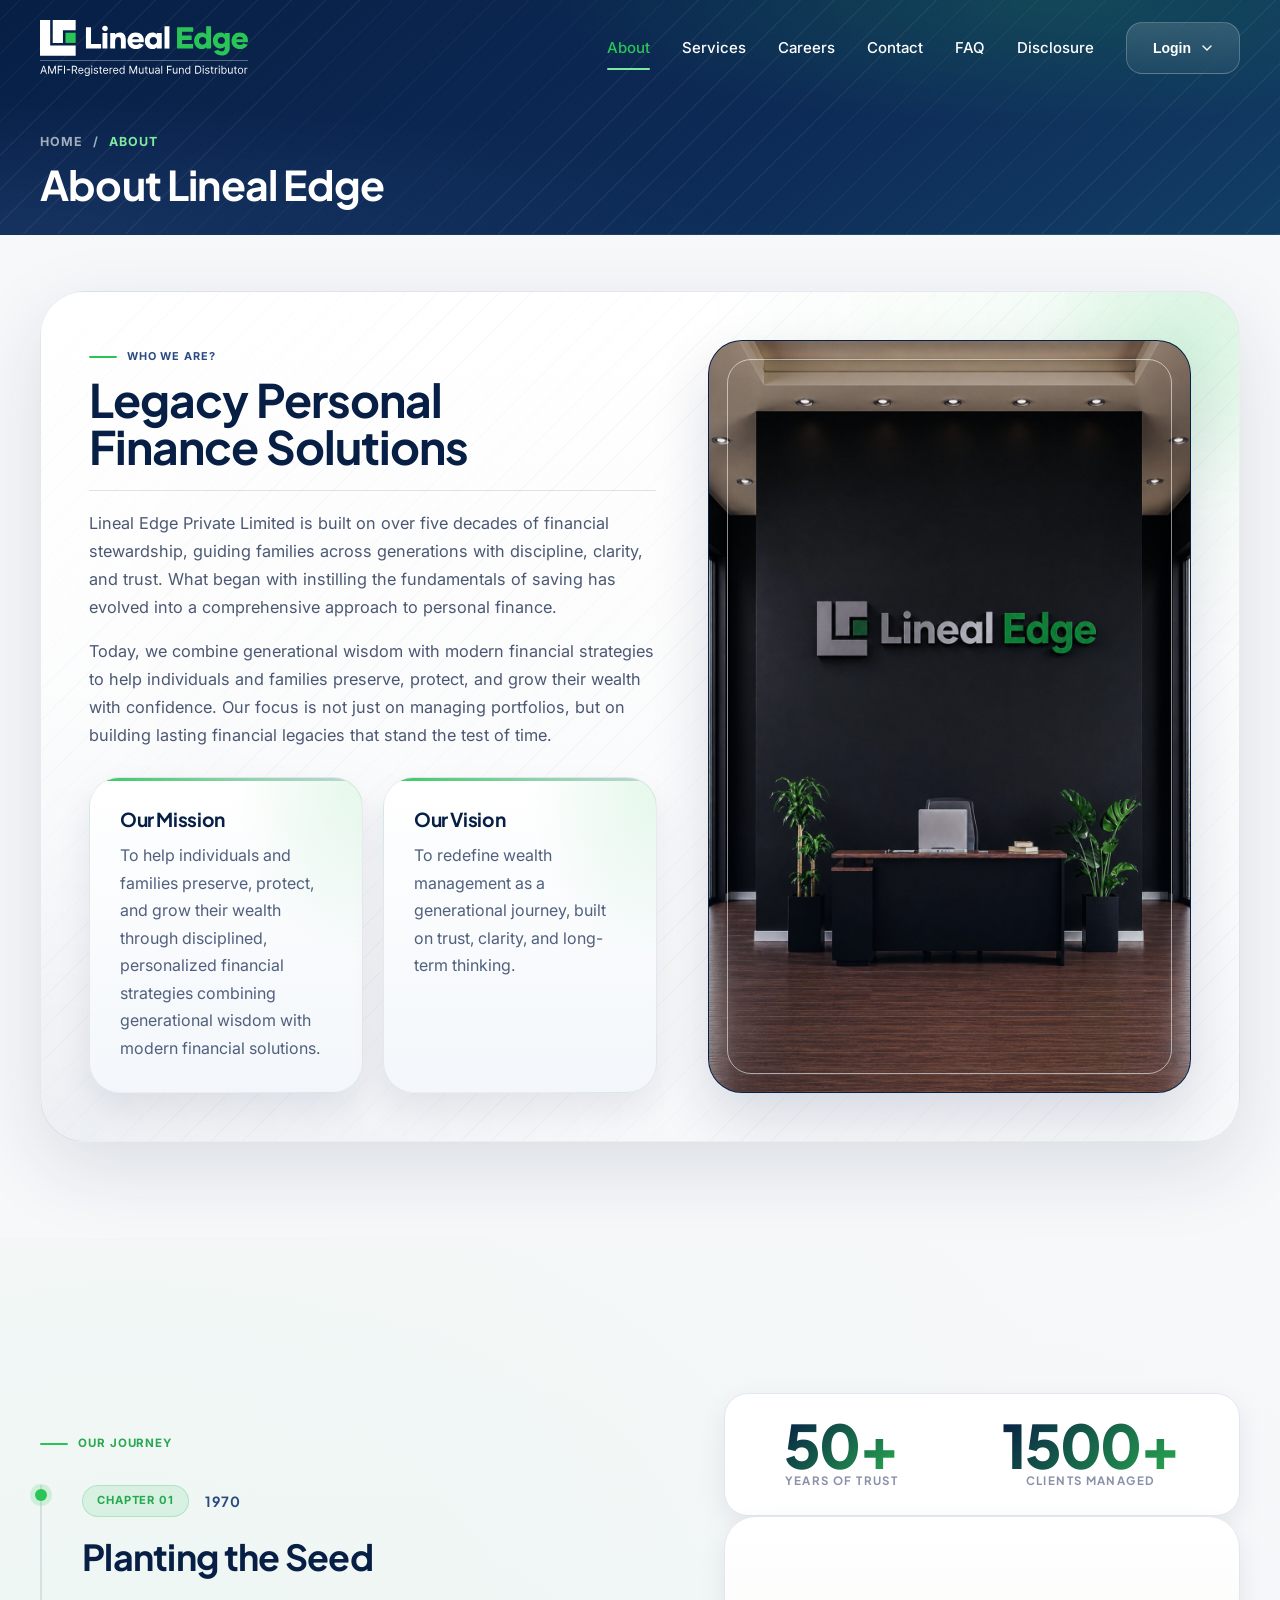
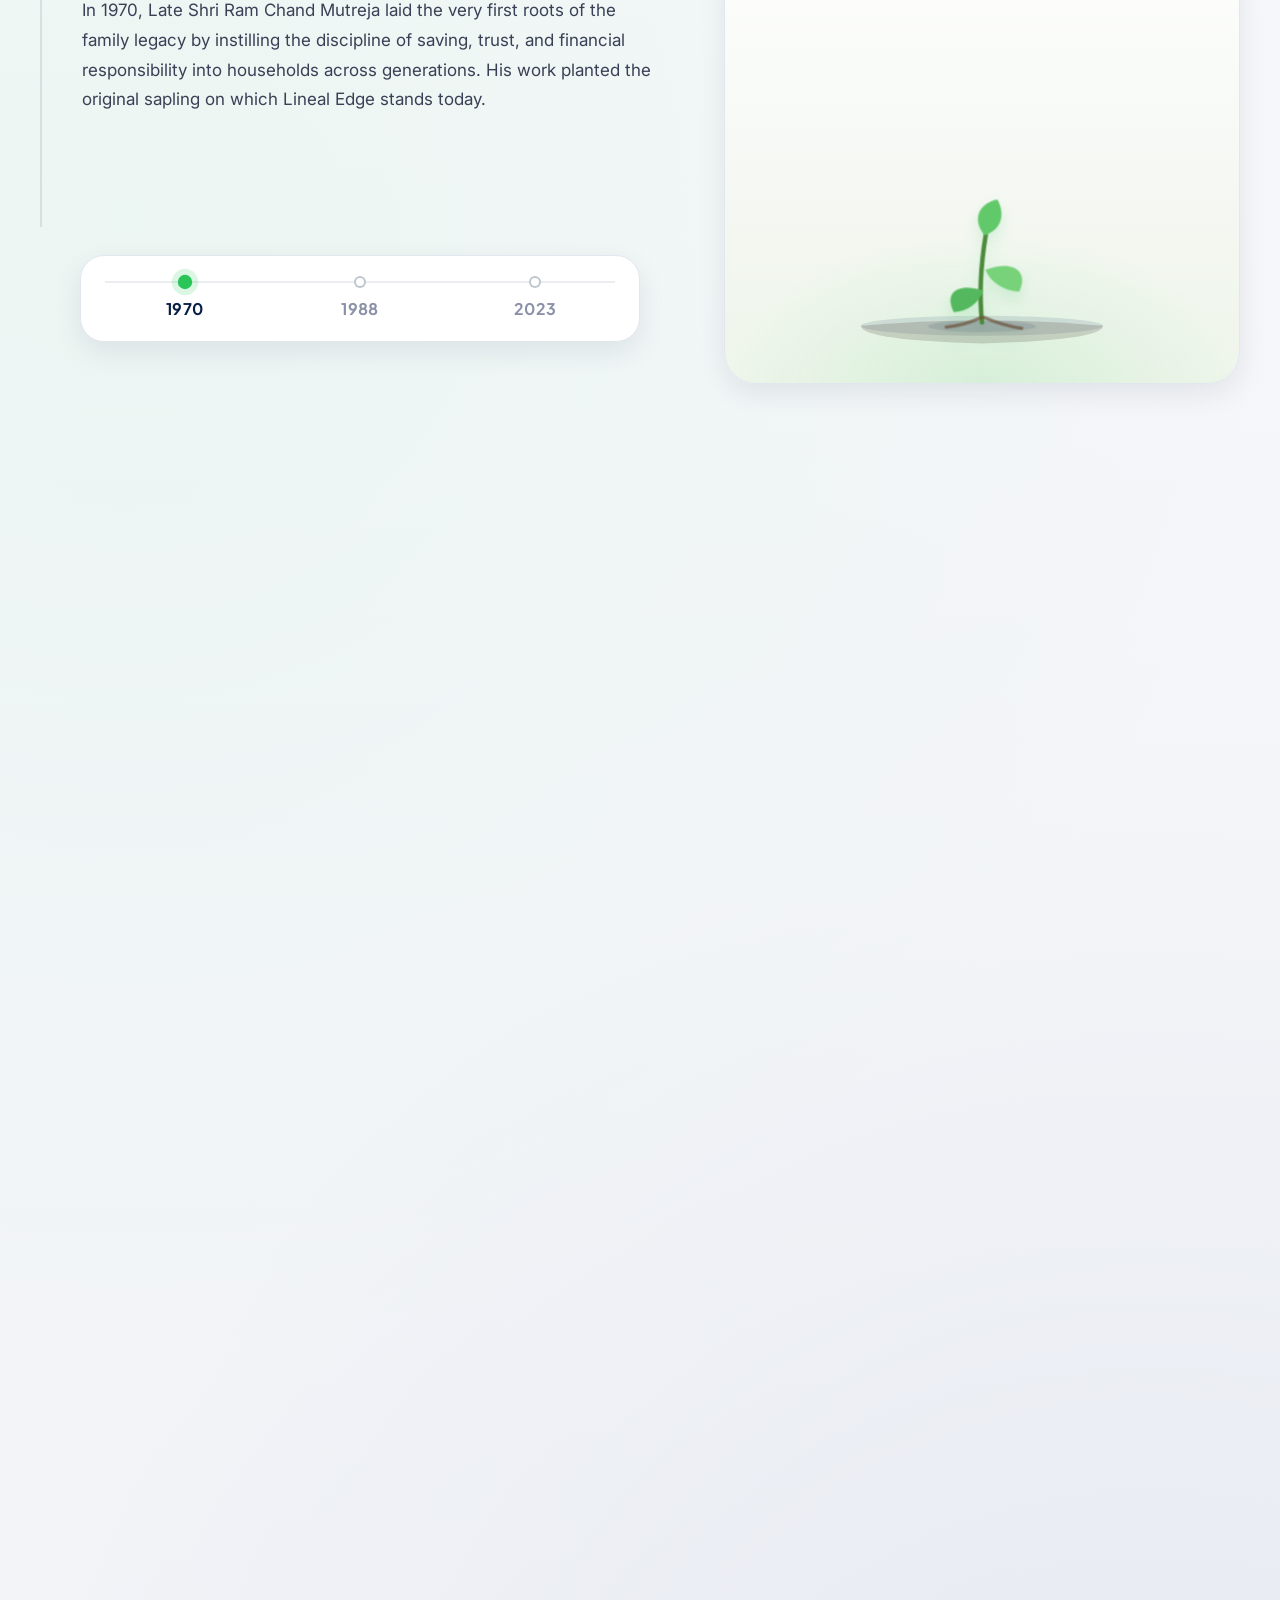
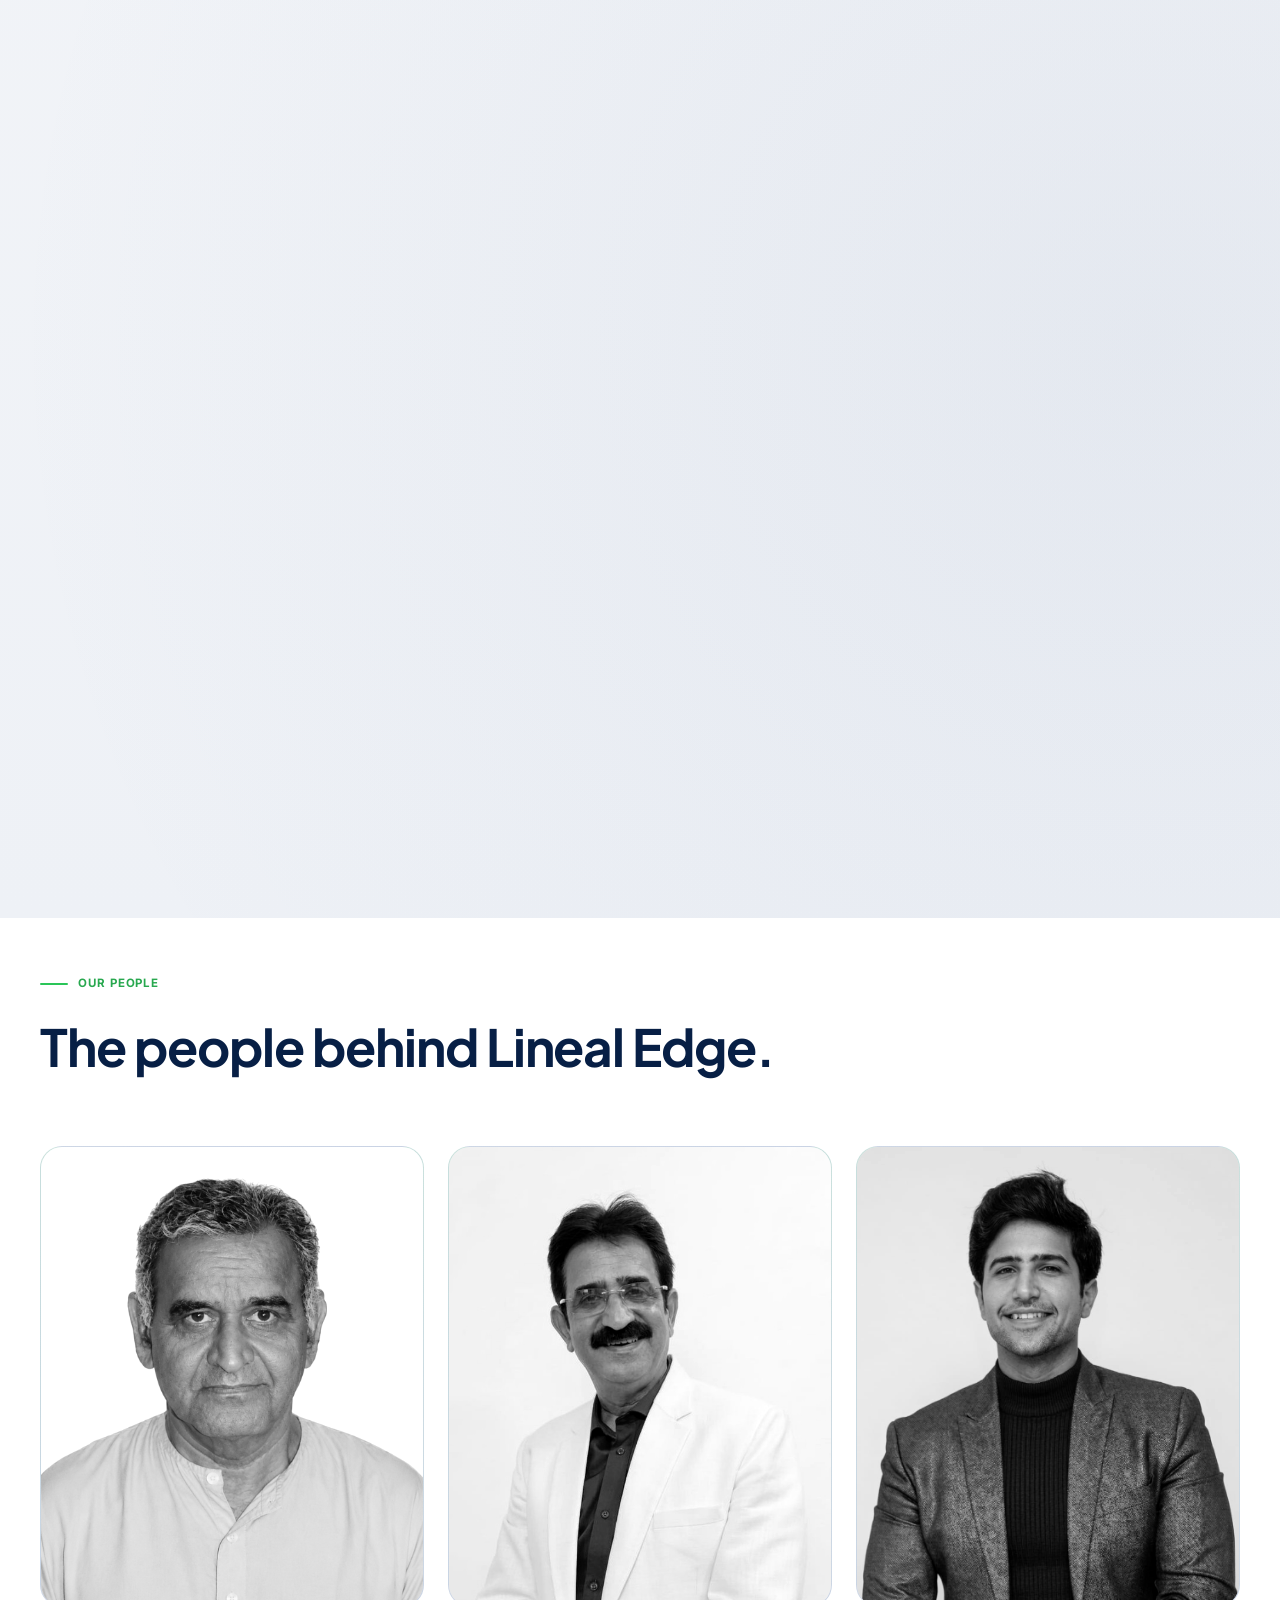
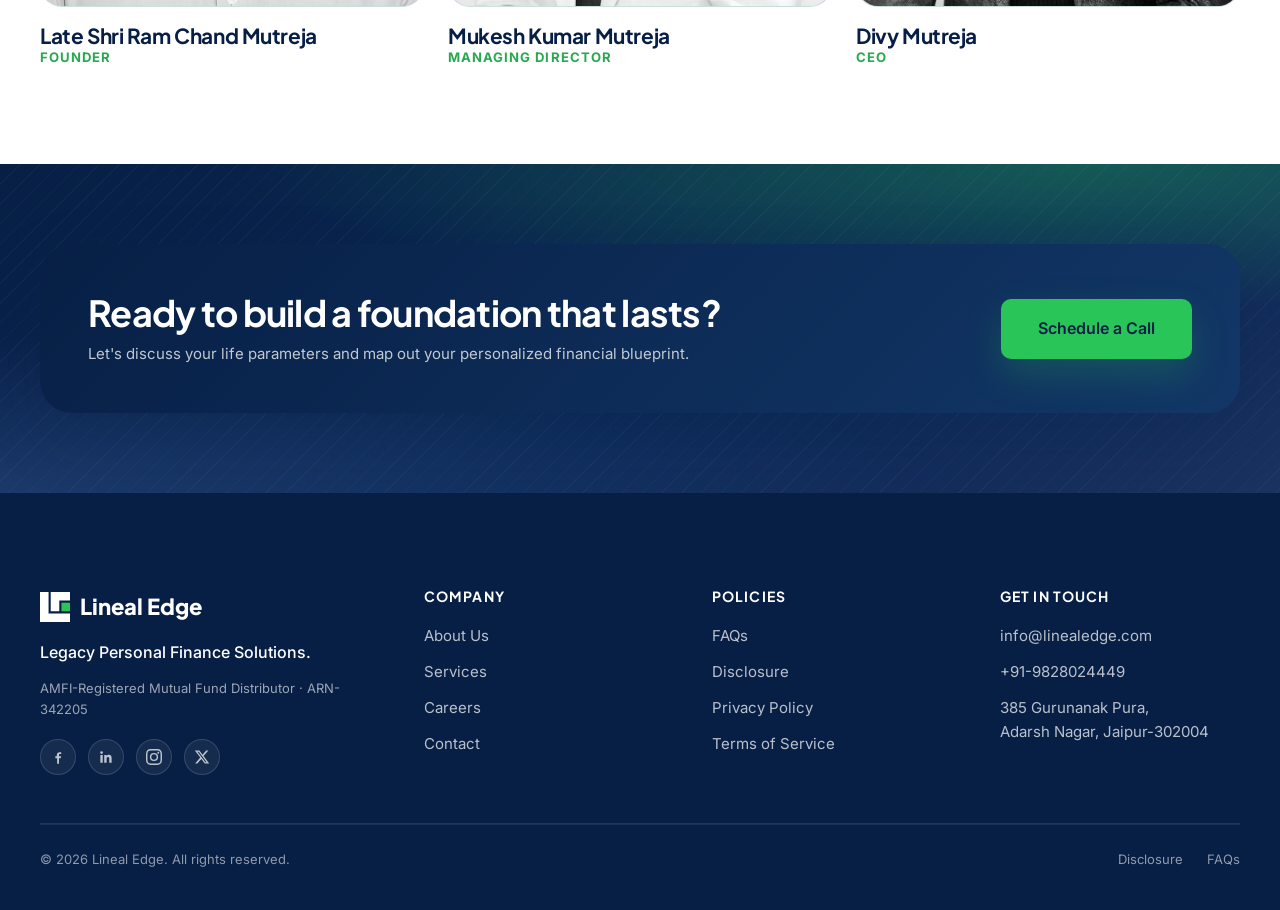
<file: about.html>
<!doctype html>
<html lang="en">
<head>
<meta charset="utf-8" />
<meta name="viewport" content="width=device-width,initial-scale=1" />
<title>About | Lineal Edge Private Limited</title>
<meta name="description" content="Discover how Lineal Edge combines multi-generational financial stewardship, disciplined planning, and modern strategies to guide families toward long-term wealth and legacy building." />
<meta name="keywords" content="about Lineal Edge, multi generational wealth practice Jaipur, legacy financial planning firm Rajasthan, family financial stewardship India, trusted wealth advisors Jaipur" />
<meta name="theme-color" content="#071F45" />
<link rel="icon" type="image/svg+xml" href="assets/icons/search-favicon.svg" />
<link rel="alternate icon" type="image/png" sizes="96x96" href="assets/icons/search-favicon.png" />
<link rel="canonical" href="https://linealedge.com/about" />
<meta property="og:site_name" content="Lineal Edge" />
<meta property="og:type" content="website" />
<meta property="og:title" content="About | Lineal Edge Private Limited" />
<meta property="og:description" content="Discover how Lineal Edge combines multi-generational financial stewardship, disciplined planning, and modern strategies to guide families toward long-term wealth and legacy building." />
<meta property="og:url" content="https://linealedge.com/about" />
<meta property="og:image" content="https://linealedge.com/assets/images/hero-family-bg.png" />
<meta name="twitter:card" content="summary_large_image" />
<meta name="twitter:title" content="About | Lineal Edge Private Limited" />
<meta name="twitter:description" content="Discover how Lineal Edge combines multi-generational financial stewardship, disciplined planning, and modern strategies to guide families toward long-term wealth and legacy building." />
<meta name="twitter:image" content="https://linealedge.com/assets/images/hero-family-bg.png" />
<link rel="preconnect" href="https://fonts.googleapis.com" />
<link rel="preconnect" href="https://fonts.gstatic.com" crossorigin />
<link rel="stylesheet" href="https://fonts.googleapis.com/css2?family=Inter:wght@400;500;600;700&family=Plus+Jakarta+Sans:wght@500;600;700;800&display=swap" />
<link rel="stylesheet" href="css/global.css" />
<link rel="stylesheet" href="css/components.css" />
<link rel="stylesheet" href="css/pages.css" />
<script type="application/ld+json">
{
  "@context": "https://schema.org",
  "@type": "BreadcrumbList",
  "itemListElement": [
    { "@type": "ListItem", "position": 1, "name": "Home", "item": "https://linealedge.com/" },
    { "@type": "ListItem", "position": 2, "name": "About", "item": "https://linealedge.com/about" }
  ]
}
</script>
</head>
<body class="page-about" data-page="about" data-root="">
<div data-include="header"></div>
<main>
	<section class="page-top">
		<div class="container page-top-inner">
			<div class="breadcrumb">
				<a href="/">Home</a>
				<span>/</span>
				<span class="current">About</span>
			</div>
			<h1 class="page-heading">About Lineal Edge</h1>
		</div>
	</section>

	<section class="section">
		<div class="container">
			<div class="about-intro">
				<div class="about-copy">
					<article class="story-card">
						<span class="about-tagline">Who we are?</span>
						<h2 class="about-heading">Legacy Personal Finance Solutions</h2>
						<div class="about-top-copy">
							<p>Lineal Edge Private Limited is built on over five decades of financial stewardship, guiding families across generations with discipline, clarity, and trust. What began with instilling the fundamentals of saving has evolved into a comprehensive approach to personal finance.</p>
							<p>Today, we combine generational wisdom with modern financial strategies to help individuals and families preserve, protect, and grow their wealth with confidence. Our focus is not just on managing portfolios, but on building lasting financial legacies that stand the test of time.</p>
						</div>
					</article>
					<div class="mission-grid">
						<article class="mission-card ui-card hover-lift">
							<h4>Our Mission</h4>
							<p>To help individuals and families preserve, protect, and grow their wealth through disciplined, personalized financial strategies combining generational wisdom with modern financial solutions.</p>
						</article>
						<article class="mission-card ui-card hover-lift">
							<h4>Our Vision</h4>
							<p>To redefine wealth management as a generational journey, built on trust, clarity, and long-term thinking.</p>
						</article>
					</div>
				</div>
				<div class="about-image">
					<img src="assets/images/about/lineal-edge-office.jpg" alt="Lineal Edge office reception with brand signage" loading="lazy">
				</div>
			</div>
		</div>
	</section>

	<section class="journey" id="journey">
		<div class="journey-scroller" id="journeyScroller">
			<div class="journey-sticky">
				<div class="journey-inner">
					<div class="journey-left">
						<div class="journey-stories">
							<div class="journey-stories-head">
								<span class="eyebrow">Our Journey</span>
							</div>

							<div class="journey-panels">
								<article class="journey-panel active" data-idx="0">
									<div class="journey-panel-head">
										<span class="journey-chapter">Chapter 01</span>
										<span class="journey-year">1970</span>
									</div>
									<h3 class="journey-ptitle">Planting the Seed</h3>
									<p class="journey-pbody">In 1970, Late Shri Ram Chand Mutreja laid the very first roots of the family legacy by instilling the discipline of saving, trust, and financial responsibility into households across generations. His work planted the original sapling on which Lineal Edge stands today.</p>
								</article>

								<article class="journey-panel" data-idx="1">
									<div class="journey-panel-head">
										<span class="journey-chapter">Chapter 02</span>
										<span class="journey-year">1988</span>
									</div>
									<h3 class="journey-ptitle">Nurturing &amp; Protecting the Roots</h3>
									<p class="journey-pbody">In 1988, Mukesh Kumar Mutreja carried that foundation forward with discipline and care, strengthening client relationships and expanding the practice into structured protection and long-term wealth building. This was the stage where the sapling matured into a rooted, resilient tree.</p>
								</article>

								<article class="journey-panel" data-idx="2">
									<div class="journey-panel-head">
										<span class="journey-chapter">Chapter 03</span>
										<span class="journey-year">2023</span>
									</div>
									<h3 class="journey-ptitle">The Canopy &amp; The Harvest</h3>
									<p class="journey-pbody">In 2023, Divy Mutreja began shaping the next phase of Lineal Edge by bringing a modern lens to generational wealth. With deeper strategy, broader solutions, and a sharper long-term vision, the tree now enters a fuller stage of growth marked by abundance, confidence, and lasting legacy.</p>
								</article>
							</div>
						</div>

						<div class="journey-years" id="journeyYears">
							<div class="journey-years-fill" id="journeyYearsFill"></div>
							<div class="journey-year-marker active" data-idx="0">
								<span class="journey-year-dot"></span>
								<span class="journey-year-label">1970</span>
							</div>
							<div class="journey-year-marker" data-idx="1">
								<span class="journey-year-dot"></span>
								<span class="journey-year-label">1988</span>
							</div>
							<div class="journey-year-marker" data-idx="2">
								<span class="journey-year-dot"></span>
								<span class="journey-year-label">2023</span>
							</div>
						</div>
					</div>

					<div class="journey-right">
						<div class="journey-metrics">
							<div class="journey-metric">
								<span class="journey-metric-big">50+</span>
								<span class="journey-metric-label">Years of Trust</span>
							</div>
							<div class="journey-metric">
								<span class="journey-metric-big">1500+</span>
								<span class="journey-metric-label">Clients Managed</span>
							</div>
						</div>

						<div class="journey-tree-viz" aria-hidden="true">
							<svg viewBox="0 0 520 520" fill="none" xmlns="http://www.w3.org/2000/svg" preserveAspectRatio="xMidYMax meet">
								<defs>
									<linearGradient id="orgTrunk" x1="0" y1="0" x2="0" y2="1">
										<stop offset="0%" stop-color="#5D4A3A"/>
										<stop offset="50%" stop-color="#3E2F23"/>
										<stop offset="100%" stop-color="#2A1E14"/>
									</linearGradient>
									<radialGradient id="orgFoliage" cx="50%" cy="40%" r="70%">
										<stop offset="0%" stop-color="#9AE89A" stop-opacity="0.95"/>
										<stop offset="40%" stop-color="#5DBE6B" stop-opacity="1"/>
										<stop offset="80%" stop-color="#2F8A47" stop-opacity="1"/>
										<stop offset="100%" stop-color="#1E5E30" stop-opacity="1"/>
									</radialGradient>
									<radialGradient id="orgFoliageSoft" cx="50%" cy="50%" r="50%">
										<stop offset="0%" stop-color="#7ED88F" stop-opacity="0.55"/>
										<stop offset="100%" stop-color="#3F9A55" stop-opacity="0"/>
									</radialGradient>
								</defs>

								<ellipse cx="260" cy="470" rx="170" ry="14" fill="#1A3260" opacity="0.12"/>
								<path d="M90 470 Q 260 455, 430 470 Q 430 490, 260 495 Q 90 490, 90 470 Z" fill="#3E2F23" opacity="0.18"/>

								<g class="tree-seed-org">
									<ellipse cx="260" cy="462" rx="14" ry="6" fill="#2A1E14" opacity="0.7"/>
									<path d="M260 462 C 258 450, 257 435, 261 420" stroke="#4A8A3A" stroke-width="3" stroke-linecap="round" fill="none"/>
									<path d="M261 430 C 246 426, 238 432, 248 444 C 254 442, 260 438, 261 430 Z" fill="#6DB85A"/>
									<path d="M261 425 C 276 421, 284 427, 274 439 C 268 437, 262 433, 261 425 Z" fill="#8CD17A"/>
								</g>

								<g class="tree-sapling-focus">
									<ellipse cx="260" cy="470" rx="84" ry="9" fill="#1A3260" opacity="0.12"/>
									<path d="M260 464 C 256 426, 258 374, 266 326" stroke="#4A8A3A" stroke-width="7" stroke-linecap="round" fill="none"/>
									<path d="M262 414 C 222 402, 200 417, 216 448 C 238 446, 255 434, 262 414 Z" fill="#54B95E"/>
									<path d="M265 382 C 306 366, 334 382, 318 416 C 294 414, 274 402, 265 382 Z" fill="#78D27A"/>
									<path d="M264 328 C 244 304, 254 278, 284 272 C 298 298, 288 320, 264 328 Z" fill="#62C96B"/>
									<path d="M259 456 C 242 464, 224 469, 204 471" stroke="#6C5138" stroke-width="5" stroke-linecap="round" fill="none" opacity="0.7"/>
									<path d="M263 456 C 282 464, 302 470, 322 473" stroke="#6C5138" stroke-width="5" stroke-linecap="round" fill="none" opacity="0.7"/>
								</g>

								<g class="tree-trunk-org">
									<path d="M245 462 C 250 400, 252 340, 254 280 C 256 250, 258 230, 260 220 C 262 230, 264 250, 266 280 C 268 340, 270 400, 275 462 Z" fill="url(#orgTrunk)"/>
									<path d="M252 440 C 254 380, 255 320, 257 260" stroke="#2A1E14" stroke-opacity="0.5" stroke-width="1.5" fill="none"/>
									<path d="M240 462 Q 210 472, 185 478" stroke="#3E2F23" stroke-width="5" stroke-linecap="round" fill="none" opacity="0.7"/>
									<path d="M280 462 Q 310 472, 335 478" stroke="#3E2F23" stroke-width="5" stroke-linecap="round" fill="none" opacity="0.7"/>
									<path d="M260 468 Q 262 478, 265 488" stroke="#3E2F23" stroke-width="4" stroke-linecap="round" fill="none" opacity="0.6"/>
								</g>

								<g class="tree-branches-org">
									<path d="M255 310 C 220 285, 185 270, 150 255 Q 130 250, 115 248" stroke="#3E2F23" stroke-width="4.5" stroke-linecap="round" fill="none" opacity="0.85"/>
									<path d="M180 265 C 165 240, 155 220, 148 200" stroke="#3E2F23" stroke-width="3" stroke-linecap="round" fill="none" opacity="0.7"/>
									<path d="M258 260 C 235 240, 215 220, 198 195" stroke="#3E2F23" stroke-width="3.5" stroke-linecap="round" fill="none" opacity="0.75"/>
									<path d="M263 320 C 300 295, 340 275, 380 260 Q 400 256, 415 254" stroke="#3E2F23" stroke-width="4.5" stroke-linecap="round" fill="none" opacity="0.85"/>
									<path d="M350 268 C 365 245, 378 222, 385 200" stroke="#3E2F23" stroke-width="3" stroke-linecap="round" fill="none" opacity="0.7"/>
									<path d="M268 270 C 290 245, 310 220, 325 198" stroke="#3E2F23" stroke-width="3.5" stroke-linecap="round" fill="none" opacity="0.75"/>
									<path d="M259 270 C 258 240, 260 210, 263 180" stroke="#3E2F23" stroke-width="3.5" stroke-linecap="round" fill="none" opacity="0.8"/>
								</g>

								<g class="tree-foliage-org">
									<ellipse class="tree-leaf tree-leaf--core" cx="260" cy="215" rx="95" ry="82" fill="url(#orgFoliage)"/>
									<ellipse class="tree-leaf tree-leaf--mid" cx="175" cy="235" rx="62" ry="52" fill="url(#orgFoliage)" opacity="0.95"/>
									<ellipse class="tree-leaf tree-leaf--outer" cx="145" cy="215" rx="38" ry="35" fill="url(#orgFoliage)" opacity="0.88"/>
									<ellipse class="tree-leaf tree-leaf--mid" cx="355" cy="230" rx="58" ry="50" fill="url(#orgFoliage)" opacity="0.95"/>
									<ellipse class="tree-leaf tree-leaf--outer" cx="385" cy="208" rx="38" ry="35" fill="url(#orgFoliage)" opacity="0.88"/>
									<ellipse class="tree-leaf tree-leaf--mid" cx="220" cy="155" rx="42" ry="38" fill="url(#orgFoliage)" opacity="0.9"/>
									<ellipse class="tree-leaf tree-leaf--mid" cx="290" cy="148" rx="45" ry="40" fill="url(#orgFoliage)" opacity="0.92"/>
									<ellipse class="tree-leaf tree-leaf--outer" cx="255" cy="130" rx="38" ry="32" fill="url(#orgFoliage)" opacity="0.85"/>
									<ellipse class="tree-leaf tree-leaf--outer" cx="200" cy="275" rx="38" ry="28" fill="url(#orgFoliage)" opacity="0.85"/>
									<ellipse class="tree-leaf tree-leaf--outer" cx="320" cy="272" rx="40" ry="30" fill="url(#orgFoliage)" opacity="0.85"/>
									<ellipse class="tree-leaf tree-leaf--glow" cx="260" cy="200" rx="180" ry="130" fill="url(#orgFoliageSoft)"/>
									<ellipse cx="215" cy="190" rx="5" ry="3" fill="#1E5E30" opacity="0.4" transform="rotate(-25 215 190)"/>
									<ellipse cx="305" cy="185" rx="5" ry="3" fill="#1E5E30" opacity="0.4" transform="rotate(20 305 185)"/>
									<ellipse cx="175" cy="230" rx="5" ry="3" fill="#1E5E30" opacity="0.4" transform="rotate(45 175 230)"/>
									<ellipse cx="360" cy="225" rx="5" ry="3" fill="#1E5E30" opacity="0.4" transform="rotate(-35 360 225)"/>
									<ellipse cx="255" cy="145" rx="4" ry="2.5" fill="#1E5E30" opacity="0.4" transform="rotate(15 255 145)"/>
									<g class="tree-fruits-org">
										<circle cx="195" cy="270" r="4.5" fill="#8B2F2F" opacity="0.75"/>
										<circle cx="195" cy="270" r="1.5" fill="#E9A1A1" opacity="0.8"/>
										<circle cx="325" cy="275" r="4" fill="#8B2F2F" opacity="0.75"/>
										<circle cx="325" cy="275" r="1.3" fill="#E9A1A1" opacity="0.8"/>
										<circle cx="250" cy="290" r="4.5" fill="#8B2F2F" opacity="0.7"/>
										<circle cx="250" cy="290" r="1.5" fill="#E9A1A1" opacity="0.8"/>
									</g>
								</g>

								<g class="tree-mature-org">
									<g class="tree-mature-branches">
										<path d="M258 292 C 218 244, 180 213, 126 190" stroke="#342416" stroke-width="4" stroke-linecap="round" fill="none"/>
										<path d="M263 286 C 310 238, 350 211, 405 188" stroke="#342416" stroke-width="4" stroke-linecap="round" fill="none"/>
										<path d="M260 238 C 238 198, 218 170, 186 142" stroke="#3E2F23" stroke-width="3.2" stroke-linecap="round" fill="none"/>
										<path d="M263 236 C 292 196, 318 166, 354 138" stroke="#3E2F23" stroke-width="3.2" stroke-linecap="round" fill="none"/>
										<path d="M260 222 C 260 184, 264 150, 274 116" stroke="#3E2F23" stroke-width="3.2" stroke-linecap="round" fill="none"/>
									</g>
									<g class="tree-mature-leaves">
										<ellipse cx="260" cy="190" rx="124" ry="98" fill="url(#orgFoliage)" opacity="0.96"/>
										<ellipse cx="168" cy="208" rx="78" ry="63" fill="url(#orgFoliage)" opacity="0.94"/>
										<ellipse cx="350" cy="205" rx="80" ry="65" fill="url(#orgFoliage)" opacity="0.94"/>
										<ellipse cx="220" cy="128" rx="66" ry="52" fill="url(#orgFoliage)" opacity="0.92"/>
										<ellipse cx="306" cy="124" rx="70" ry="54" fill="url(#orgFoliage)" opacity="0.92"/>
										<ellipse cx="112" cy="232" rx="42" ry="34" fill="url(#orgFoliage)" opacity="0.86"/>
										<ellipse cx="414" cy="230" rx="44" ry="36" fill="url(#orgFoliage)" opacity="0.86"/>
										<ellipse cx="260" cy="88" rx="44" ry="35" fill="url(#orgFoliage)" opacity="0.82"/>
										<ellipse cx="260" cy="180" rx="210" ry="150" fill="url(#orgFoliageSoft)"/>
									</g>
									<g class="tree-mature-bushes">
										<ellipse cx="112" cy="446" rx="36" ry="18" fill="#2F8A47" opacity="0.88"/>
										<ellipse cx="145" cy="438" rx="30" ry="16" fill="#3FA057" opacity="0.88"/>
										<ellipse cx="395" cy="444" rx="38" ry="18" fill="#2F8A47" opacity="0.88"/>
										<ellipse cx="360" cy="436" rx="28" ry="15" fill="#3FA057" opacity="0.9"/>
										<ellipse cx="88" cy="456" rx="18" ry="9" fill="#5DBE6B" opacity="0.78"/>
										<ellipse cx="430" cy="456" rx="20" ry="10" fill="#5DBE6B" opacity="0.78"/>
										<circle cx="132" cy="438" r="3.4" fill="#A83B34"/>
										<circle cx="377" cy="432" r="3.6" fill="#9D3230"/>
										<circle cx="414" cy="446" r="3.2" fill="#A83B34"/>
									</g>
									<g class="tree-mature-fruits">
										<circle cx="176" cy="238" r="5.2" fill="#9D3230"/>
										<circle cx="176" cy="238" r="1.7" fill="#F1B1A9" opacity="0.8"/>
										<circle cx="220" cy="160" r="4.8" fill="#A83B34"/>
										<circle cx="220" cy="160" r="1.5" fill="#F1B1A9" opacity="0.8"/>
										<circle cx="142" cy="214" r="4.7" fill="#A83B34"/>
										<circle cx="142" cy="214" r="1.5" fill="#F1B1A9" opacity="0.8"/>
										<circle cx="298" cy="150" r="5" fill="#9D3230"/>
										<circle cx="298" cy="150" r="1.6" fill="#F1B1A9" opacity="0.8"/>
										<circle cx="260" cy="112" r="4.6" fill="#9D3230"/>
										<circle cx="260" cy="112" r="1.5" fill="#F1B1A9" opacity="0.8"/>
										<circle cx="356" cy="234" r="5.2" fill="#A83B34"/>
										<circle cx="356" cy="234" r="1.7" fill="#F1B1A9" opacity="0.8"/>
										<circle cx="394" cy="210" r="4.8" fill="#8B2F2F"/>
										<circle cx="394" cy="210" r="1.5" fill="#F1B1A9" opacity="0.8"/>
										<circle cx="252" cy="276" r="5.4" fill="#8B2F2F"/>
										<circle cx="252" cy="276" r="1.8" fill="#F1B1A9" opacity="0.8"/>
										<circle cx="208" cy="262" r="4.4" fill="#A83B34"/>
										<circle cx="208" cy="262" r="1.4" fill="#F1B1A9" opacity="0.8"/>
										<circle cx="326" cy="264" r="4.5" fill="#9D3230"/>
										<circle cx="326" cy="264" r="1.5" fill="#F1B1A9" opacity="0.8"/>
									</g>
								</g>
							</svg>
						</div>
					</div>
				</div>
			</div>
		</div>
	</section>

	<section class="section team-alt">
		<div class="container">
			<div class="team-wrap">
				<div class="team-head">
					<span class="eyebrow">Our People</span>
					<h2 class="section-title">The people behind Lineal Edge.</h2>
				</div>

				<div class="team-grid">
					<article class="team-card">
						<div class="team-photo">
							<img src="assets/images/team/late-shri-ram-chand-mutreja.jpeg" alt="Late Shri Ram Chand Mutreja" loading="lazy">
							<div class="team-overlay">
								<a href="https://www.linkedin.com/company/lineal-edge/" target="_blank" rel="noopener noreferrer" aria-label="LinkedIn"><svg width="16" height="16" viewBox="0 0 24 24" fill="currentColor"><path d="M20.447 20.452h-3.554v-5.569c0-1.328-.027-3.037-1.852-3.037-1.853 0-2.136 1.445-2.136 2.939v5.667H9.351V9h3.414v1.561h.046c.477-.9 1.637-1.85 3.37-1.85 3.601 0 4.267 2.37 4.267 5.455v6.286zM5.337 7.433a2.062 2.062 0 01-2.063-2.065 2.064 2.064 0 112.063 2.065zm1.782 13.019H3.555V9h3.564v11.452z"/></svg></a>
							</div>
						</div>
						<h3 class="team-name">Late Shri Ram Chand Mutreja</h3>
						<p class="team-role">Founder</p>
					</article>
					<article class="team-card">
						<div class="team-photo">
							<img src="assets/images/team/mukesh-kumar-mutreja.jpeg" alt="Mukesh Kumar Mutreja" loading="lazy">
							<div class="team-overlay">
								<a href="https://www.linkedin.com/company/lineal-edge/" target="_blank" rel="noopener noreferrer" aria-label="LinkedIn"><svg width="16" height="16" viewBox="0 0 24 24" fill="currentColor"><path d="M20.447 20.452h-3.554v-5.569c0-1.328-.027-3.037-1.852-3.037-1.853 0-2.136 1.445-2.136 2.939v5.667H9.351V9h3.414v1.561h.046c.477-.9 1.637-1.85 3.37-1.85 3.601 0 4.267 2.37 4.267 5.455v6.286zM5.337 7.433a2.062 2.062 0 01-2.063-2.065 2.064 2.064 0 112.063 2.065zm1.782 13.019H3.555V9h3.564v11.452z"/></svg></a>
							</div>
						</div>
						<h3 class="team-name">Mukesh Kumar Mutreja</h3>
						<p class="team-role">Managing Director</p>
					</article>
					<article class="team-card">
						<div class="team-photo">
							<img src="assets/images/team/divy-mutreja.jpeg" alt="Divy Mutreja" loading="lazy">
							<div class="team-overlay">
								<a href="https://www.linkedin.com/company/lineal-edge/" target="_blank" rel="noopener noreferrer" aria-label="LinkedIn"><svg width="16" height="16" viewBox="0 0 24 24" fill="currentColor"><path d="M20.447 20.452h-3.554v-5.569c0-1.328-.027-3.037-1.852-3.037-1.853 0-2.136 1.445-2.136 2.939v5.667H9.351V9h3.414v1.561h.046c.477-.9 1.637-1.85 3.37-1.85 3.601 0 4.267 2.37 4.267 5.455v6.286zM5.337 7.433a2.062 2.062 0 01-2.063-2.065 2.064 2.064 0 112.063 2.065zm1.782 13.019H3.555V9h3.564v11.452z"/></svg></a>
							</div>
						</div>
						<h3 class="team-name">Divy Mutreja</h3>
						<p class="team-role">CEO</p>
					</article>
				</div>
			</div>
		</div>
	</section>

	<section class="cta" id="cta">
		<div class="cta-inner">
			<div class="cta-copy">
				<h2 class="cta-title">Ready to build a foundation that lasts?</h2>
				<p class="cta-desc">Let's discuss your life parameters and map out your personalized financial blueprint.</p>
			</div>
			<div class="cta-actions">
				<a href="/contact" class="le-btn le-btn--primary le-btn--lg">
					<span class="lbl">Schedule a Call</span>
					<span class="arr"><svg width="22" height="22" viewBox="0 0 24 24" fill="none"><path d="M5 12h14M13 6l6 6-6 6" stroke="currentColor" stroke-width="2" stroke-linecap="round" stroke-linejoin="round"/></svg></span>
				</a>
			</div>
		</div>
	</section>
</main>

<div data-include="footer"></div>

<script src="js/main.js" defer></script>
</body>
</html>
</file>
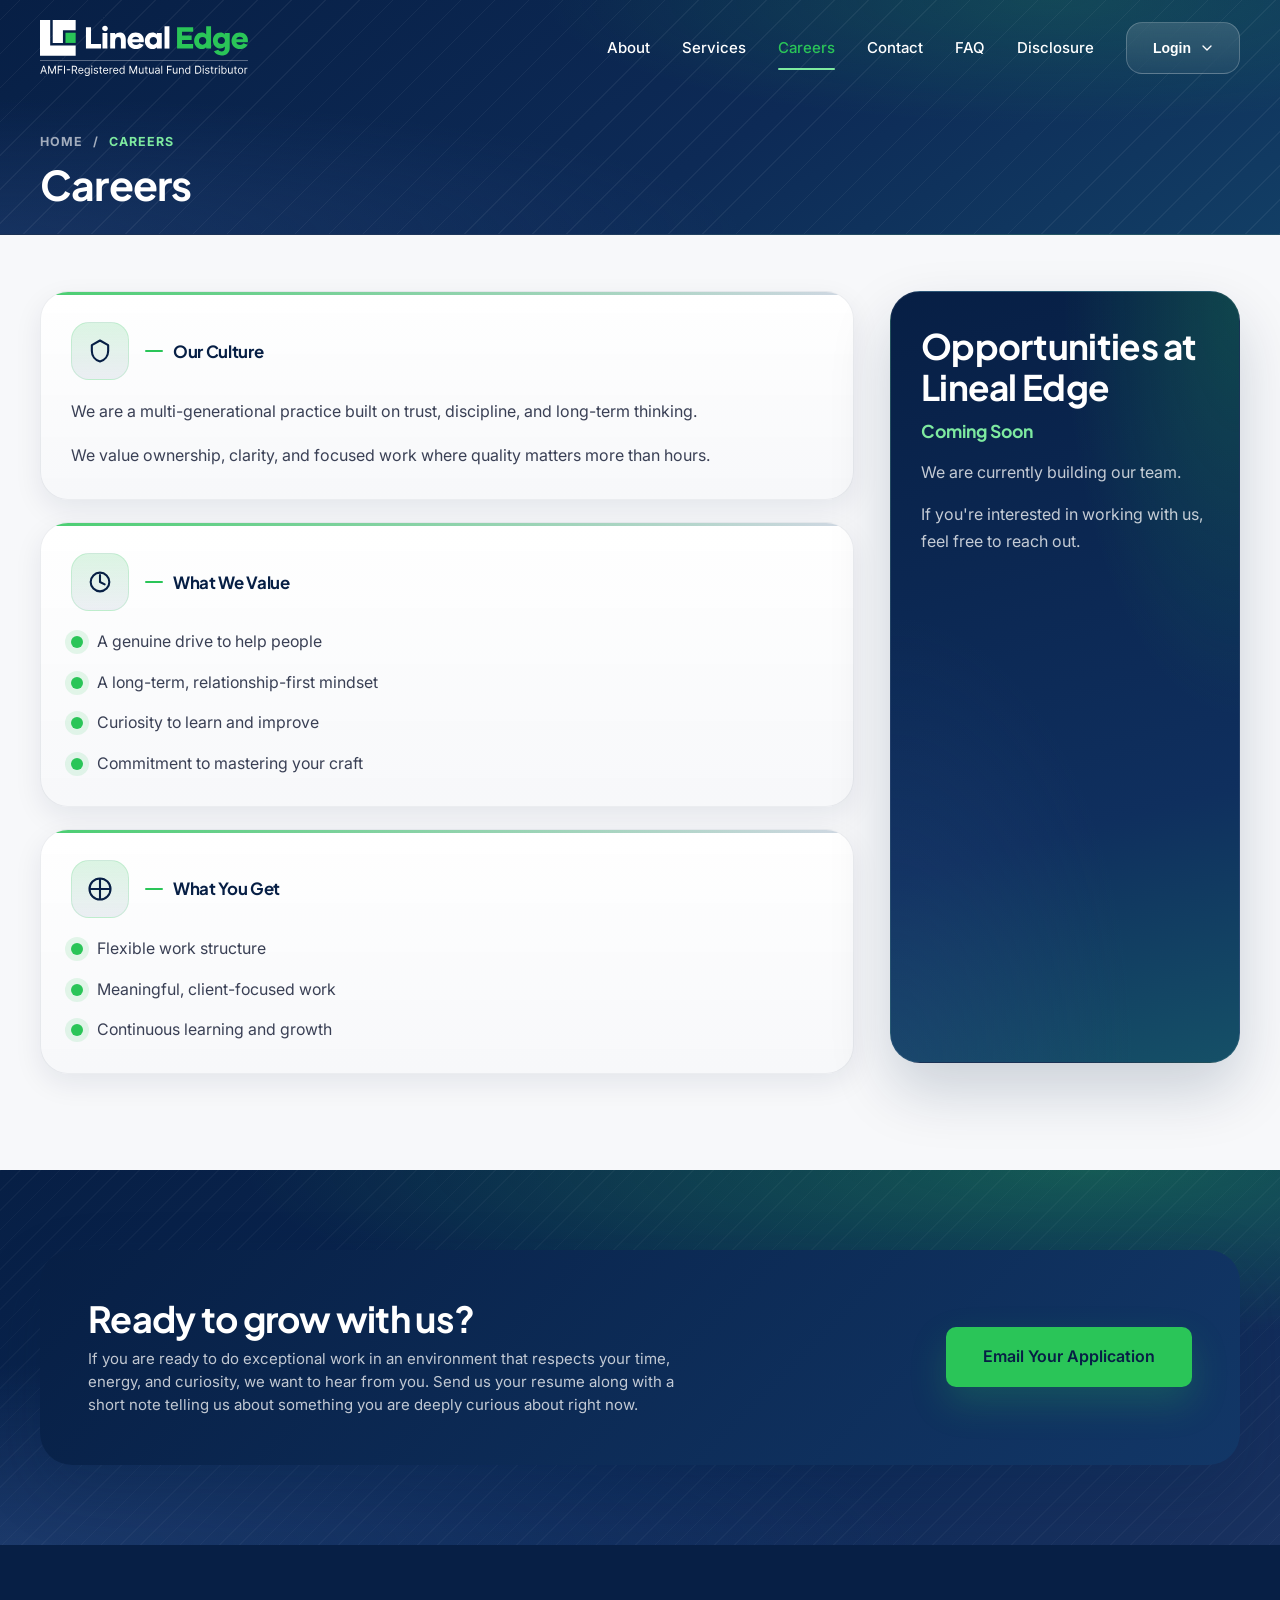
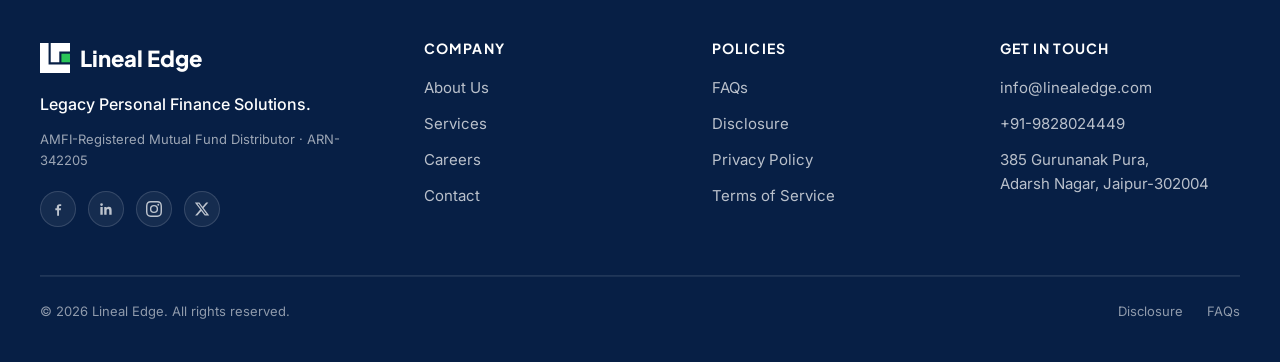
<file: careers.html>
<!doctype html>
<html lang="en">
<head>
<meta charset="utf-8" />
<meta name="viewport" content="width=device-width,initial-scale=1" />
<title>Careers | Lineal Edge Private Limited</title>
<meta name="description" content="Join Lineal Edge to build a meaningful career in personal finance and wealth planning, focused on ownership, long-term growth, and real client impact." />
<meta name="keywords" content="wealth management careers Jaipur, personal finance jobs Rajasthan, financial planning careers India, client-focused finance roles, Lineal Edge careers" />
<meta name="theme-color" content="#071F45" />
<link rel="icon" type="image/svg+xml" href="assets/icons/search-favicon.svg" />
<link rel="alternate icon" type="image/png" sizes="96x96" href="assets/icons/search-favicon.png" />
<link rel="canonical" href="https://linealedge.com/careers" />
<meta property="og:site_name" content="Lineal Edge" />
<meta property="og:type" content="website" />
<meta property="og:title" content="Careers | Lineal Edge Private Limited" />
<meta property="og:description" content="Join Lineal Edge to build a meaningful career in personal finance and wealth planning, focused on ownership, long-term growth, and real client impact." />
<meta property="og:url" content="https://linealedge.com/careers" />
<meta property="og:image" content="https://linealedge.com/assets/images/hero-family-bg.png" />
<meta name="twitter:card" content="summary_large_image" />
<meta name="twitter:title" content="Careers | Lineal Edge Private Limited" />
<meta name="twitter:description" content="Join Lineal Edge to build a meaningful career in personal finance and wealth planning, focused on ownership, long-term growth, and real client impact." />
<meta name="twitter:image" content="https://linealedge.com/assets/images/hero-family-bg.png" />
<link rel="preconnect" href="https://fonts.googleapis.com" />
<link rel="preconnect" href="https://fonts.gstatic.com" crossorigin />
<link rel="stylesheet" href="https://fonts.googleapis.com/css2?family=Inter:wght@400;500;600;700&family=Plus+Jakarta+Sans:wght@500;600;700;800&display=swap" />
<link rel="stylesheet" href="css/global.css" />
<link rel="stylesheet" href="css/components.css" />
<link rel="stylesheet" href="css/pages.css" />
<script type="application/ld+json">
{
  "@context": "https://schema.org",
  "@type": "BreadcrumbList",
  "itemListElement": [
    { "@type": "ListItem", "position": 1, "name": "Home", "item": "https://linealedge.com/" },
    { "@type": "ListItem", "position": 2, "name": "Careers", "item": "https://linealedge.com/careers" }
  ]
}
</script>
</head>
<body class="page-careers" data-page="careers" data-root="">
<div data-include="header"></div>
<main>
	<section class="page-top">
		<div class="container page-top-inner">
			<div class="breadcrumb">
				<a href="/">Home</a>
				<span>/</span>
				<span class="current">Careers</span>
			</div>
			<h1 class="page-heading">Careers</h1>
		</div>
	</section>

	<section class="section career-intro">
		<div class="container">
			<div class="career-layout">
				<div class="career-stack">
					<article class="career-block ui-card hover-lift">
						<div class="career-block-head">
							<div class="career-block-icon" aria-hidden="true">
								<svg viewBox="0 0 24 24" fill="none"><path d="M12 3l7 4v5c0 4.2-2.8 7.85-7 9-4.2-1.15-7-4.8-7-9V7l7-4z" stroke="currentColor" stroke-width="1.8" stroke-linecap="round" stroke-linejoin="round"/></svg>
							</div>
							<div class="career-block-title">Our Culture</div>
						</div>
						<p>We are a multi-generational practice built on trust, discipline, and long-term thinking.</p>
						<p class="career-copy-spaced">We value ownership, clarity, and focused work where quality matters more than hours.</p>
					</article>
					<article class="career-block ui-card hover-lift">
						<div class="career-block-head">
							<div class="career-block-icon" aria-hidden="true">
								<svg viewBox="0 0 24 24" fill="none"><path d="M12 6v6l4 2" stroke="currentColor" stroke-width="1.8" stroke-linecap="round" stroke-linejoin="round"/><circle cx="12" cy="12" r="8" stroke="currentColor" stroke-width="1.8"/></svg>
							</div>
							<div class="career-block-title">What We Value</div>
						</div>
						<ul class="bullet-list">
							<li>A genuine drive to help people</li>
							<li>A long-term, relationship-first mindset</li>
							<li>Curiosity to learn and improve</li>
							<li>Commitment to mastering your craft</li>
						</ul>
					</article>
					<article class="career-block ui-card hover-lift">
						<div class="career-block-head">
							<div class="career-block-icon" aria-hidden="true">
								<svg viewBox="0 0 24 24" fill="none"><path d="M4 12h16M12 4v16" stroke="currentColor" stroke-width="1.8" stroke-linecap="round"/><circle cx="12" cy="12" r="9" stroke="currentColor" stroke-width="1.8"/></svg>
							</div>
							<div class="career-block-title">What You Get</div>
						</div>
						<ul class="bullet-list">
							<li>Flexible work structure</li>
							<li>Meaningful, client-focused work</li>
							<li>Continuous learning and growth</li>
						</ul>
					</article>
				</div>

				<aside class="opportunity-panel ui-panel hover-lift">
					<h3>Opportunities at Lineal Edge</h3>
					<div class="opportunity-status">Coming Soon</div>
					<p>We are currently building our team.</p>
					<p>If you're interested in working with us, feel free to reach out.</p>
				</aside>
			</div>
		</div>
	</section>

	<section class="cta" id="apply">
		<div class="cta-inner">
			<div class="cta-copy">
				<h2 class="cta-title">Ready to grow with us?</h2>
				<p class="cta-desc">If you are ready to do exceptional work in an environment that respects your time, energy, and curiosity, we want to hear from you. Send us your resume along with a short note telling us about something you are deeply curious about right now.</p>
			</div>
			<div class="cta-actions">
				<a href="mailto:info@linealedge.com?subject=Application%20for%20Lineal%20Edge" class="le-btn le-btn--primary le-btn--lg">
					<span class="lbl">Email Your Application</span>
					<span class="arr"><svg width="22" height="22" viewBox="0 0 24 24" fill="none"><path d="M5 12h14M13 6l6 6-6 6" stroke="currentColor" stroke-width="2" stroke-linecap="round" stroke-linejoin="round"/></svg></span>
				</a>
			</div>
		</div>
	</section>
</main>

<div data-include="footer"></div>

<script src="js/main.js" defer></script>
</body>
</html>
</file>
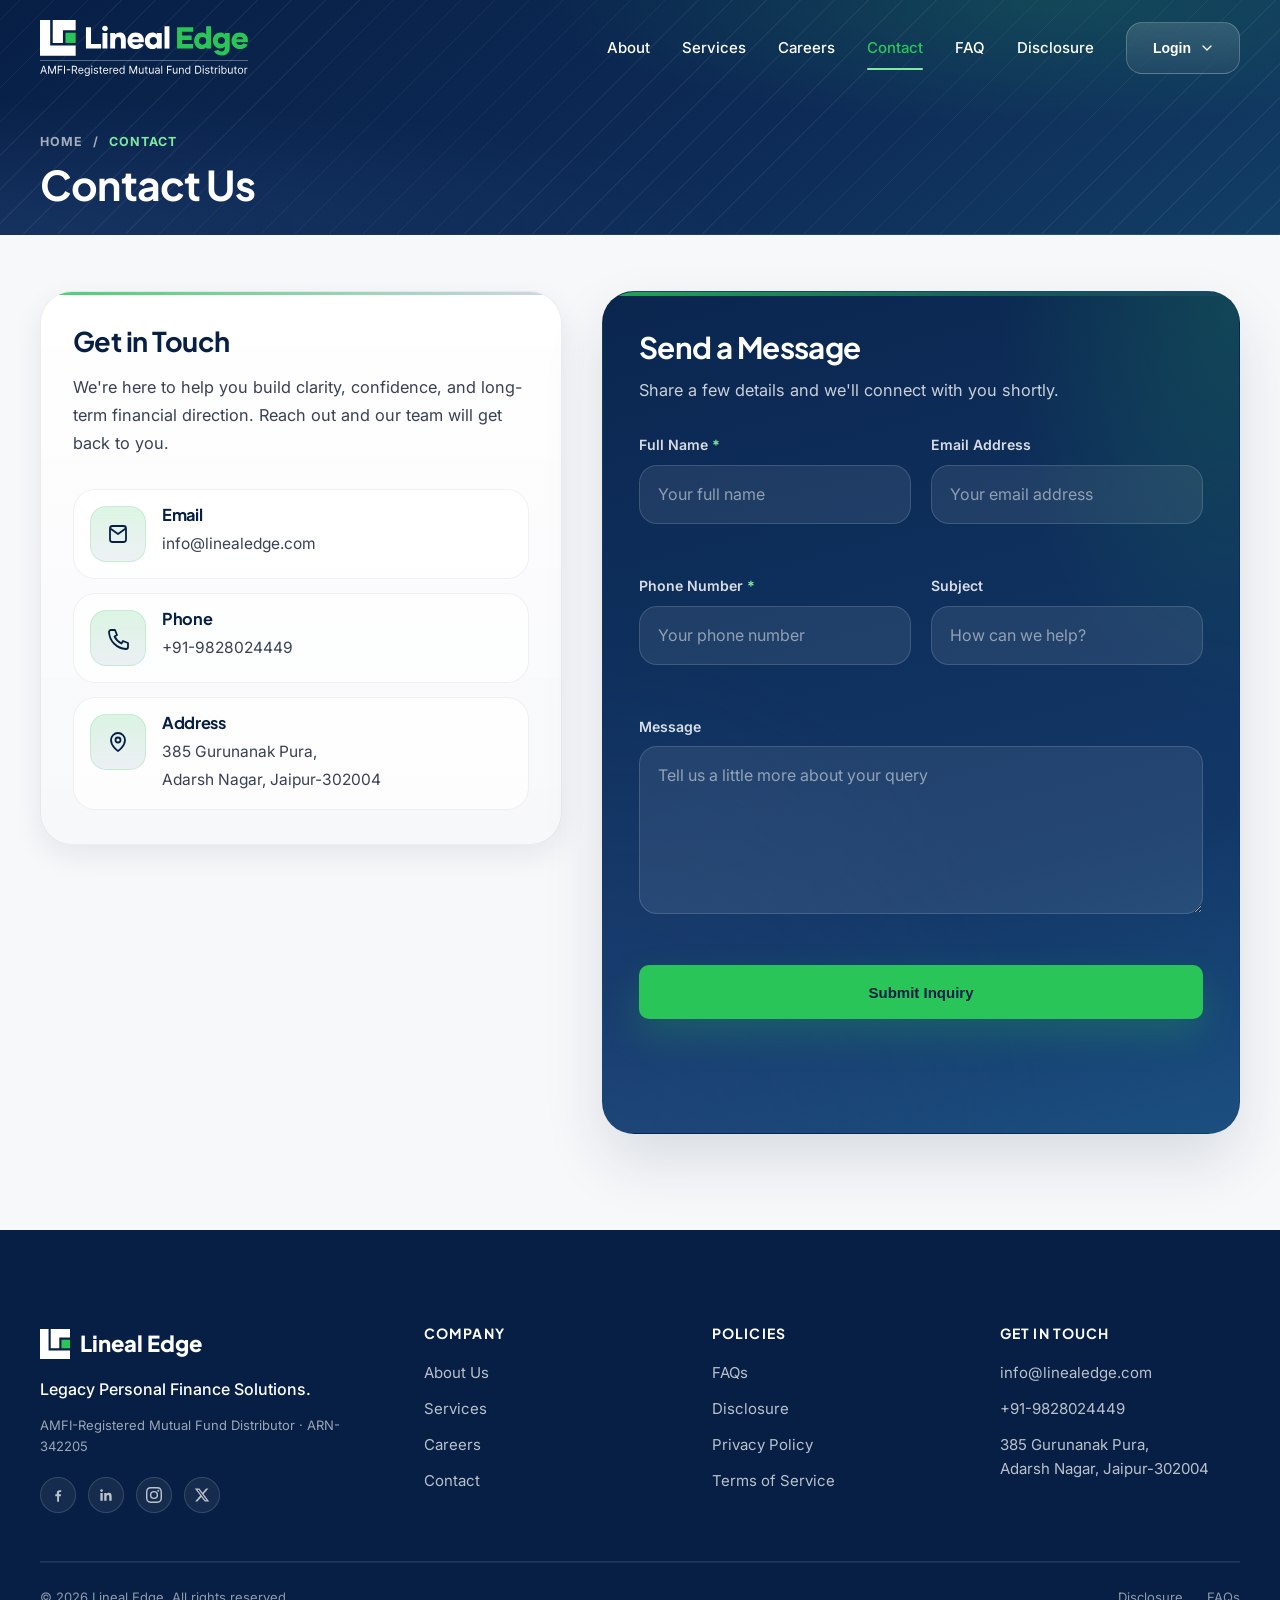
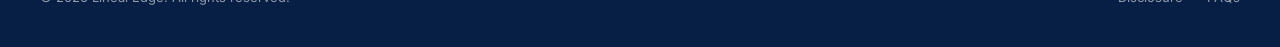
<file: contact.html>
<!doctype html>
<html lang="en">
<head>
<meta charset="utf-8" />
<meta name="viewport" content="width=device-width,initial-scale=1" />
<title>Contact Us | Lineal Edge Private Limited</title>
<meta name="description" content="Connect with Lineal Edge in Jaipur to discuss wealth planning, investment strategy, protection solutions, and long-term financial goals for your family." />
<meta name="keywords" content="contact wealth planner Jaipur, financial consultation Jaipur, Lineal Edge Jaipur contact, family wealth advisory Rajasthan, investment planning Jaipur" />
<meta name="theme-color" content="#071F45" />
<link rel="icon" type="image/svg+xml" href="assets/icons/search-favicon.svg" />
<link rel="alternate icon" type="image/png" sizes="96x96" href="assets/icons/search-favicon.png" />
<link rel="canonical" href="https://linealedge.com/contact" />
<meta property="og:site_name" content="Lineal Edge" />
<meta property="og:type" content="website" />
<meta property="og:title" content="Contact Us | Lineal Edge Private Limited" />
<meta property="og:description" content="Connect with Lineal Edge in Jaipur to discuss wealth planning, investment strategy, protection solutions, and long-term financial goals for your family." />
<meta property="og:url" content="https://linealedge.com/contact" />
<meta property="og:image" content="https://linealedge.com/assets/images/hero-family-bg.png" />
<meta name="twitter:card" content="summary_large_image" />
<meta name="twitter:title" content="Contact Us | Lineal Edge Private Limited" />
<meta name="twitter:description" content="Connect with Lineal Edge in Jaipur to discuss wealth planning, investment strategy, protection solutions, and long-term financial goals for your family." />
<meta name="twitter:image" content="https://linealedge.com/assets/images/hero-family-bg.png" />
<link rel="preconnect" href="https://fonts.googleapis.com" />
<link rel="preconnect" href="https://fonts.gstatic.com" crossorigin />
<link rel="stylesheet" href="https://fonts.googleapis.com/css2?family=Inter:wght@400;500;600;700&family=Plus+Jakarta+Sans:wght@500;600;700;800&display=swap" />
<link rel="stylesheet" href="css/global.css" />
<link rel="stylesheet" href="css/components.css" />
<link rel="stylesheet" href="css/pages.css" />
<script type="application/ld+json">
{
  "@context": "https://schema.org",
  "@type": "BreadcrumbList",
  "itemListElement": [
    { "@type": "ListItem", "position": 1, "name": "Home", "item": "https://linealedge.com/" },
    { "@type": "ListItem", "position": 2, "name": "Contact", "item": "https://linealedge.com/contact" }
  ]
}
</script>
</head>
<body class="page-contact" data-page="contact" data-root="">
<div data-include="header"></div>
<main>
	<section class="page-top">
		<div class="container page-top-inner">
			<div class="breadcrumb">
				<a href="/">Home</a>
				<span>/</span>
				<span class="current">Contact</span>
			</div>
			<h1 class="page-heading">Contact Us</h1>
		</div>
	</section>

	<section class="section">
		<div class="container">
			<div class="contact-layout">
				<div class="contact-panel ui-panel hover-lift">
					<h2>Get in Touch</h2>
					<p>We're here to help you build clarity, confidence, and long-term financial direction. Reach out and our team will get back to you.</p>
					<div class="contact-stack">
						<div class="contact-item">
							<div class="contact-icon" aria-hidden="true">
								<svg width="24" height="24" viewBox="0 0 24 24" fill="none"><path d="M4 6.5A2.5 2.5 0 016.5 4h11A2.5 2.5 0 0120 6.5v11a2.5 2.5 0 01-2.5 2.5h-11A2.5 2.5 0 014 17.5v-11z" stroke="currentColor" stroke-width="1.8"/><path d="M5 7l7 5 7-5" stroke="currentColor" stroke-width="1.8" stroke-linecap="round" stroke-linejoin="round"/></svg>
							</div>
							<div class="contact-copy">
								<h3>Email</h3>
								<a href="mailto:info@linealedge.com">info@linealedge.com</a>
							</div>
						</div>
						<div class="contact-item">
							<div class="contact-icon" aria-hidden="true">
								<svg width="24" height="24" viewBox="0 0 24 24" fill="none"><path d="M5 4h4l2 5-2.5 1.5a15 15 0 007 7L17 15l5 2v4a2 2 0 01-2 2A18 18 0 013 6a2 2 0 012-2z" stroke="currentColor" stroke-width="1.8" stroke-linecap="round" stroke-linejoin="round"/></svg>
							</div>
							<div class="contact-copy">
								<h3>Phone</h3>
								<a href="tel:+919828024449">+91-9828024449</a>
							</div>
						</div>
						<div class="contact-item">
							<div class="contact-icon" aria-hidden="true">
								<svg width="24" height="24" viewBox="0 0 24 24" fill="none"><path d="M12 21s7-4.5 7-11a7 7 0 10-14 0c0 6.5 7 11 7 11z" stroke="currentColor" stroke-width="1.8" stroke-linecap="round" stroke-linejoin="round"/><circle cx="12" cy="10" r="2.5" stroke="currentColor" stroke-width="1.8"/></svg>
							</div>
							<div class="contact-copy">
								<h3>Address</h3>
								<a href="https://maps.app.goo.gl/hKuiCi1wMzkyhKz19" target="_blank" rel="noopener noreferrer">385 Gurunanak Pura,<br>Adarsh Nagar, Jaipur-302004</a>
							</div>
						</div>
					</div>
				</div>

				<form class="contact-form ui-panel hover-lift" id="contactForm" data-endpoint="https://script.google.com/macros/s/AKfycbyZuL5X2ub384OhPUehWpp63wS4wVBxwh8hoUg6fgxB1zdVTtjoO3GhFI8O27aJMrSk/exec" data-recaptcha-site-key="6LfY9dYsAAAAAISmcoBz9f3SZmilnyk0eF_xDpzK" novalidate>
					<h2>Send a Message</h2>
					<p>Share a few details and we'll connect with you shortly.</p>
					<div class="form-grid">
						<div class="field">
							<label for="contact-name">Full Name <span class="field-required" aria-hidden="true">*</span></label>
							<input id="contact-name" name="name" type="text" placeholder="Your full name" autocomplete="name" required />
							<span class="field-error" data-error-for="contact-name"></span>
						</div>
						<div class="field">
							<label for="contact-email">Email Address</label>
							<input id="contact-email" name="email" type="email" placeholder="Your email address" autocomplete="email" />
							<span class="field-error" data-error-for="contact-email"></span>
						</div>
						<div class="field">
							<label for="contact-phone">Phone Number <span class="field-required" aria-hidden="true">*</span></label>
							<input id="contact-phone" name="phone" type="tel" placeholder="Your phone number" autocomplete="tel" inputmode="tel" pattern="^[0-9+()\\-\\s]{7,20}$" required />
							<span class="field-error" data-error-for="contact-phone"></span>
						</div>
						<div class="field">
							<label for="contact-subject">Subject</label>
							<input id="contact-subject" name="subject" type="text" placeholder="How can we help?" />
							<span class="field-error" data-error-for="contact-subject"></span>
						</div>
						<div class="field field--full">
							<label for="contact-message">Message</label>
							<textarea id="contact-message" name="message" placeholder="Tell us a little more about your query"></textarea>
							<span class="field-error" data-error-for="contact-message"></span>
						</div>
						<div class="field field--hidden" aria-hidden="true">
							<label for="contact-company">Company</label>
							<input id="contact-company" name="company" type="text" tabindex="-1" autocomplete="off" />
						</div>
						<input type="hidden" name="page" id="contact-page" value="" />
						<input type="hidden" name="submittedAt" id="contact-submitted-at" value="" />
						<input type="hidden" name="recaptchaToken" id="contact-recaptcha-token" value="" />
						<div class="field field--full">
							<button type="submit" class="le-btn le-btn--primary">
								<span class="lbl">Submit Inquiry</span>
								<span class="arr"><svg width="22" height="22" viewBox="0 0 24 24" fill="none"><path d="M5 12h14M13 6l6 6-6 6" stroke="currentColor" stroke-width="2" stroke-linecap="round" stroke-linejoin="round"/></svg></span>
							</button>
							<p class="form-status" id="contactFormStatus" role="status" aria-live="polite"></p>
						</div>
					</div>
				</form>
			</div>
		</div>
	</section>
</main>

<div data-include="footer"></div>

<script src="js/main.js" defer></script>
</body>
</html>
</file>
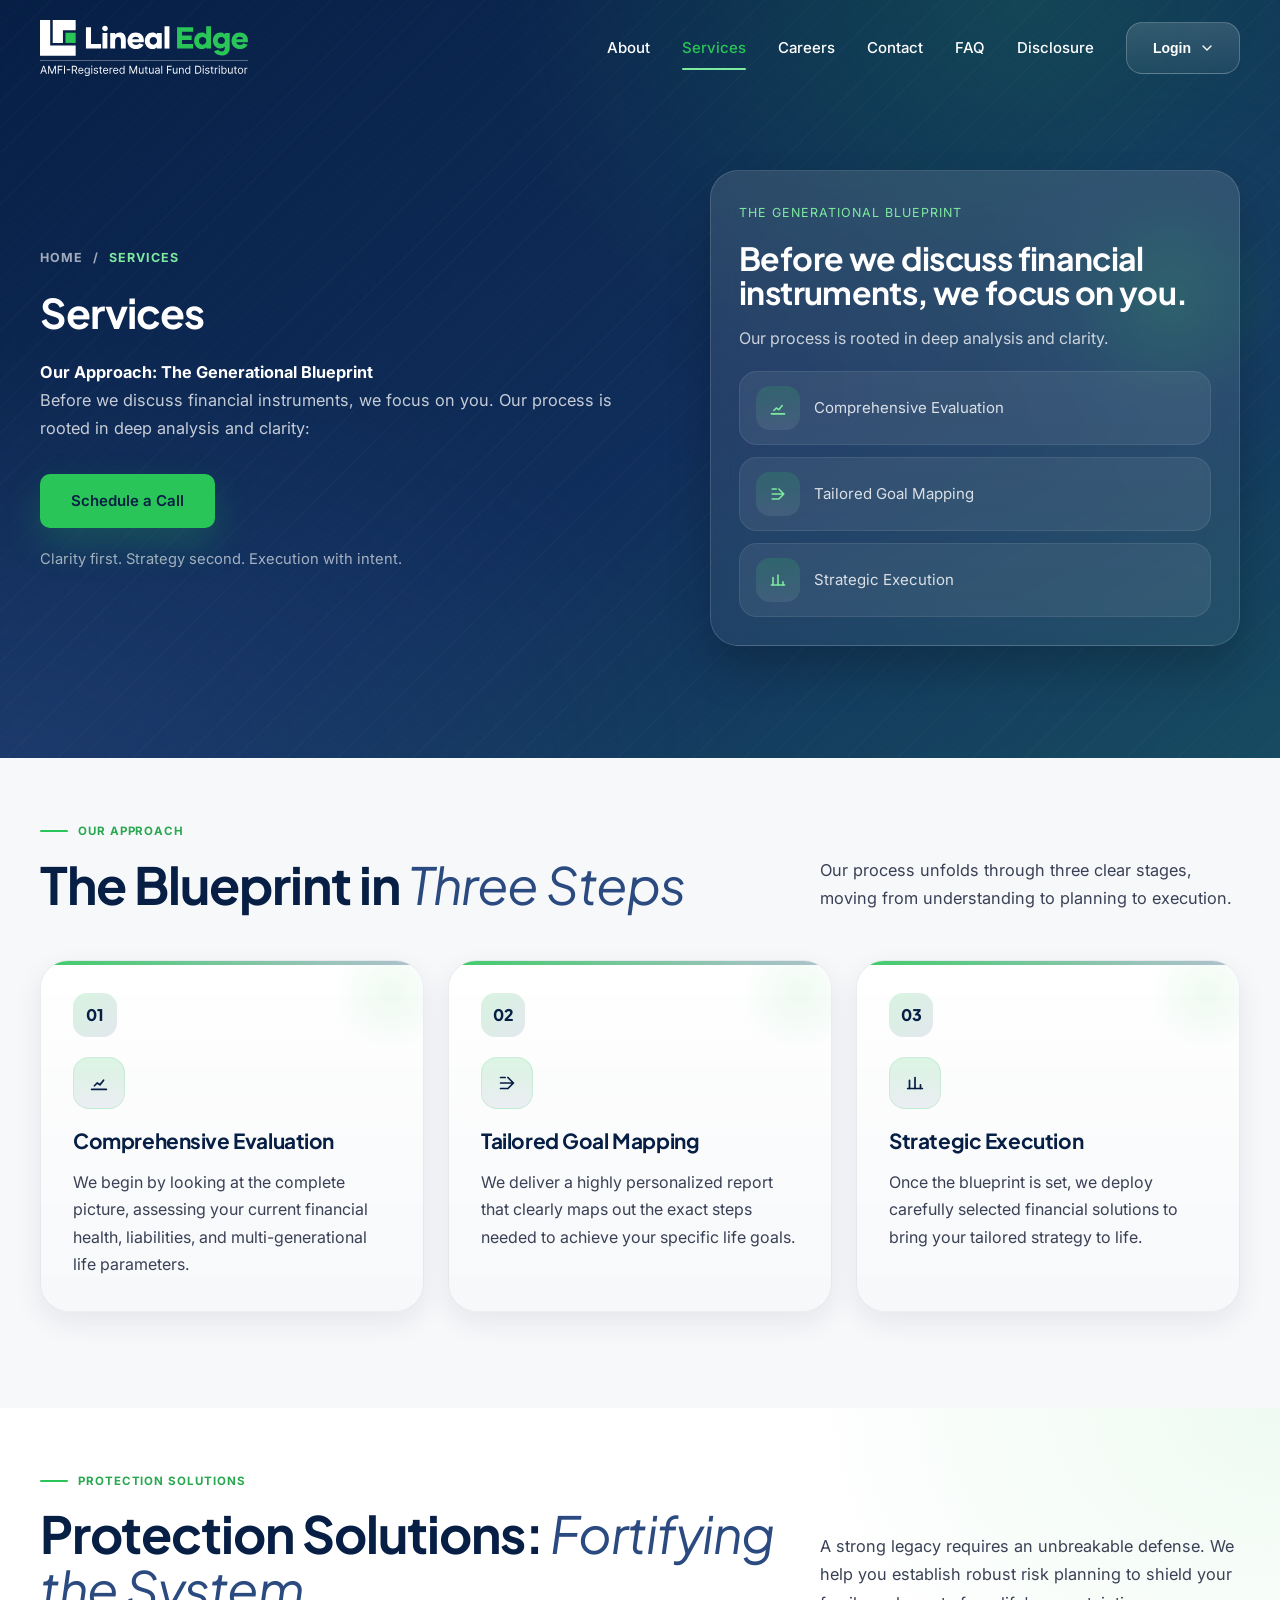
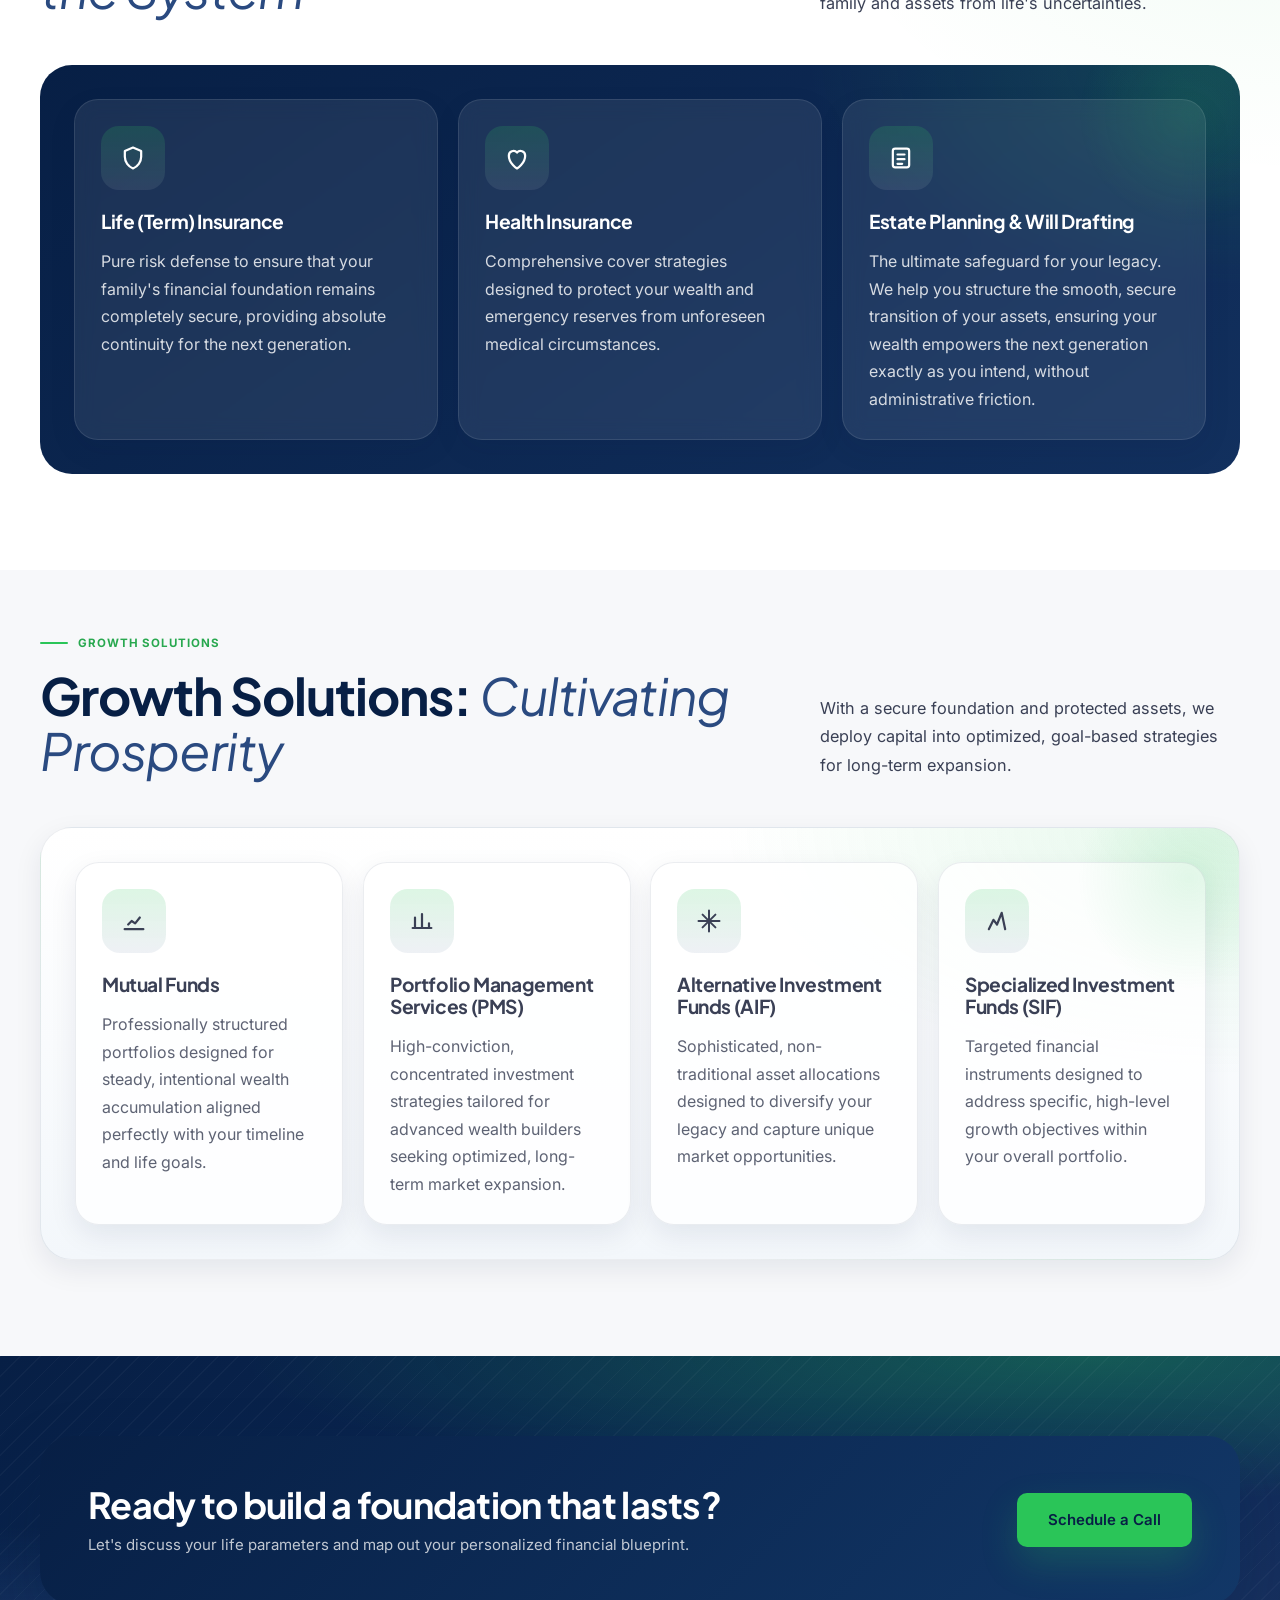
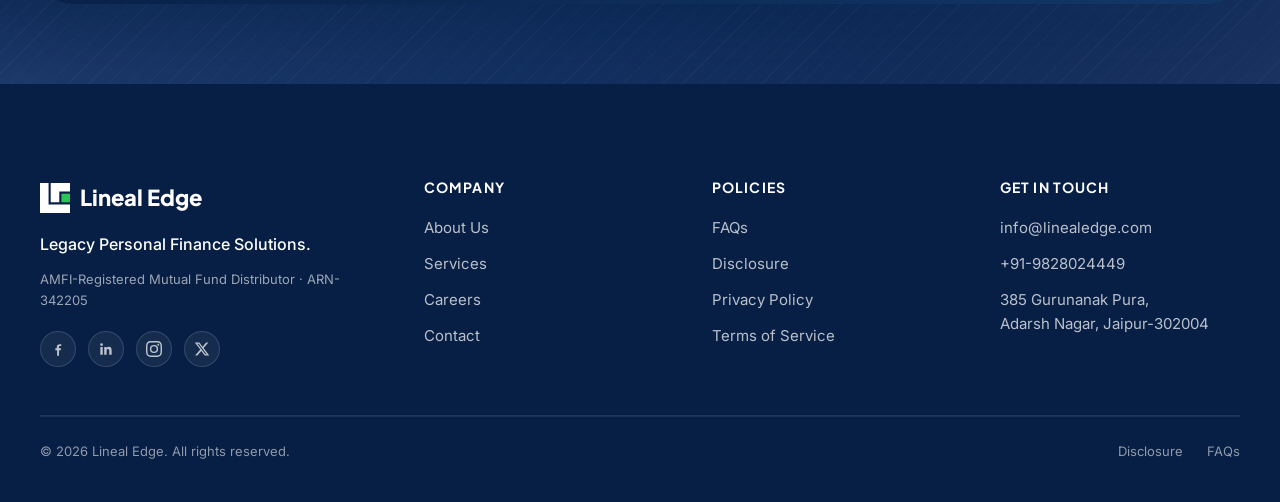
<file: services.html>
<!doctype html>
<html lang="en">
<head>
<meta charset="utf-8" />
<meta name="viewport" content="width=device-width,initial-scale=1" />
<title>Our Services | Lineal Edge Private Limited</title>
<meta name="description" content="Explore Lineal Edge services across mutual funds, insurance, estate planning, PMS, AIF, and personalized financial strategies designed to protect and grow long-term family wealth." />
<meta name="keywords" content="mutual fund advisory Jaipur, insurance and estate planning Jaipur, PMS AIF investment solutions India, goal-based wealth planning Jaipur, financial strategy services India" />
<meta name="theme-color" content="#071F45" />
<link rel="icon" type="image/svg+xml" href="assets/icons/search-favicon.svg" />
<link rel="alternate icon" type="image/png" sizes="96x96" href="assets/icons/search-favicon.png" />
<link rel="canonical" href="https://linealedge.com/services" />
<meta property="og:site_name" content="Lineal Edge" />
<meta property="og:type" content="website" />
<meta property="og:title" content="Our Services | Lineal Edge Private Limited" />
<meta property="og:description" content="Explore Lineal Edge services across mutual funds, insurance, estate planning, PMS, AIF, and personalized financial strategies designed to protect and grow long-term family wealth." />
<meta property="og:url" content="https://linealedge.com/services" />
<meta property="og:image" content="https://linealedge.com/assets/images/hero-family-bg.png" />
<meta name="twitter:card" content="summary_large_image" />
<meta name="twitter:title" content="Our Services | Lineal Edge Private Limited" />
<meta name="twitter:description" content="Explore Lineal Edge services across mutual funds, insurance, estate planning, PMS, AIF, and personalized financial strategies designed to protect and grow long-term family wealth." />
<meta name="twitter:image" content="https://linealedge.com/assets/images/hero-family-bg.png" />
<link rel="preconnect" href="https://fonts.googleapis.com" />
<link rel="preconnect" href="https://fonts.gstatic.com" crossorigin />
<link rel="stylesheet" href="https://fonts.googleapis.com/css2?family=Inter:wght@400;500;600;700&family=Plus+Jakarta+Sans:wght@500;600;700;800&display=swap" />
<link rel="stylesheet" href="css/global.css" />
<link rel="stylesheet" href="css/components.css" />
<link rel="stylesheet" href="css/pages.css" />
<script type="application/ld+json">
{
  "@context": "https://schema.org",
  "@type": "BreadcrumbList",
  "itemListElement": [
    { "@type": "ListItem", "position": 1, "name": "Home", "item": "https://linealedge.com/" },
    { "@type": "ListItem", "position": 2, "name": "Services", "item": "https://linealedge.com/services" }
  ]
}
</script>
</head>
<body class="page-services" data-page="services" data-root="">
<div data-include="header"></div>
<main>
	<section class="page-hero">
		<div class="container page-hero-grid">
			<div>
				<div class="breadcrumb">
					<a href="/">Home</a>
					<span>/</span>
					<span class="current">Services</span>
				</div>
				<h1 class="page-title">Services</h1>
				<p class="page-lede"><strong class="page-lede-strong">Our Approach: The Generational Blueprint</strong><br>Before we discuss financial instruments, we focus on you. Our process is rooted in deep analysis and clarity:</p>
				<div class="page-hero-actions">
					<a href="/contact" class="le-btn le-btn--primary">
						<span class="lbl">Schedule a Call</span>
						<span class="arr"><svg width="22" height="22" viewBox="0 0 24 24" fill="none"><path d="M5 12h14M13 6l6 6-6 6" stroke="currentColor" stroke-width="2" stroke-linecap="round" stroke-linejoin="round"/></svg></span>
					</a>
				</div>
				<p class="page-hero-note">Clarity first. Strategy second. Execution with intent.</p>
			</div>
			<aside class="hero-stat-panel ui-panel hover-lift">
				<span class="hero-stat-kicker">The Generational Blueprint</span>
				<h2>Before we discuss financial instruments, we focus on you.</h2>
				<p>Our process is rooted in deep analysis and clarity.</p>
				<div class="hero-stat-list">
					<div class="hero-stat-item">
						<span class="hero-stat-icon" aria-hidden="true">
							<svg width="20" height="20" viewBox="0 0 24 24" fill="none"><path d="M4 19h16M7 15l3-3 3 2 4-5" stroke="currentColor" stroke-width="1.9" stroke-linecap="round" stroke-linejoin="round"/></svg>
						</span>
						<span class="hero-stat-text">Comprehensive Evaluation</span>
					</div>
					<div class="hero-stat-item">
						<span class="hero-stat-icon" aria-hidden="true">
							<svg width="20" height="20" viewBox="0 0 24 24" fill="none"><path d="M5 12h14M13 6l6 6-6 6" stroke="currentColor" stroke-width="1.9" stroke-linecap="round" stroke-linejoin="round"/><path d="M5 6h5" stroke="currentColor" stroke-width="1.9" stroke-linecap="round"/><path d="M5 18h7" stroke="currentColor" stroke-width="1.9" stroke-linecap="round"/></svg>
						</span>
						<span class="hero-stat-text">Tailored Goal Mapping</span>
					</div>
					<div class="hero-stat-item">
						<span class="hero-stat-icon" aria-hidden="true">
							<svg width="20" height="20" viewBox="0 0 24 24" fill="none"><path d="M6 18V9M12 18V6M18 18v-4" stroke="currentColor" stroke-width="1.9" stroke-linecap="round"/><path d="M4 18h16" stroke="currentColor" stroke-width="1.9" stroke-linecap="round"/></svg>
						</span>
						<span class="hero-stat-text">Strategic Execution</span>
					</div>
				</div>
			</aside>
		</div>
	</section>

	<section class="section">
		<div class="container">
			<div class="section-head">
				<div class="section-head-main">
					<div>
						<span class="eyebrow">Our Approach</span>
						<h2 class="section-title">The Blueprint in <em>Three Steps</em></h2>
					</div>
				</div>
				<p class="section-copy">Our process unfolds through three clear stages, moving from understanding to planning to execution.</p>
			</div>

			<div class="blueprint-grid">
				<article class="blueprint-card ui-card hover-lift">
					<span class="blueprint-step">01</span>
					<span class="blueprint-icon" aria-hidden="true">
						<svg width="22" height="22" viewBox="0 0 24 24" fill="none"><path d="M4 19h16M7 15l3-3 3 2 4-5" stroke="currentColor" stroke-width="1.9" stroke-linecap="round" stroke-linejoin="round"/></svg>
					</span>
					<h3>Comprehensive Evaluation</h3>
					<p>We begin by looking at the complete picture, assessing your current financial health, liabilities, and multi-generational life parameters.</p>
				</article>
				<article class="blueprint-card ui-card hover-lift">
					<span class="blueprint-step">02</span>
					<span class="blueprint-icon" aria-hidden="true">
						<svg width="22" height="22" viewBox="0 0 24 24" fill="none"><path d="M5 12h14M13 6l6 6-6 6" stroke="currentColor" stroke-width="1.9" stroke-linecap="round" stroke-linejoin="round"/><path d="M5 6h5" stroke="currentColor" stroke-width="1.9" stroke-linecap="round"/><path d="M5 18h7" stroke="currentColor" stroke-width="1.9" stroke-linecap="round"/></svg>
					</span>
					<h3>Tailored Goal Mapping</h3>
					<p>We deliver a highly personalized report that clearly maps out the exact steps needed to achieve your specific life goals.</p>
				</article>
				<article class="blueprint-card ui-card hover-lift">
					<span class="blueprint-step">03</span>
					<span class="blueprint-icon" aria-hidden="true">
						<svg width="22" height="22" viewBox="0 0 24 24" fill="none"><path d="M6 18V9M12 18V6M18 18v-4" stroke="currentColor" stroke-width="1.9" stroke-linecap="round"/><path d="M4 18h16" stroke="currentColor" stroke-width="1.9" stroke-linecap="round"/></svg>
					</span>
					<h3>Strategic Execution</h3>
					<p>Once the blueprint is set, we deploy carefully selected financial solutions to bring your tailored strategy to life.</p>
				</article>
			</div>
		</div>
	</section>

	<section class="section section-alt">
		<div class="container">
			<div class="section-head">
				<div class="section-head-main">
					<div>
						<span class="eyebrow">Protection Solutions</span>
						<h2 class="section-title">Protection Solutions: <em>Fortifying the System</em></h2>
					</div>
				</div>
				<p class="section-copy">A strong legacy requires an unbreakable defense. We help you establish robust risk planning to shield your family and assets from life's uncertainties.</p>
			</div>

			<div class="solutions-shell">
				<section class="solution-band solution-band--dark">
					<div class="solution-cards solution-cards--three">
						<article class="service-card ui-card hover-lift">
							<div class="service-icon" aria-hidden="true">
								<svg width="22" height="22" viewBox="0 0 24 24" fill="none"><path d="M12 3l7 3v5c0 4.4-3 8.5-7 10-4-1.5-7-5.6-7-10V6l7-3z" stroke="currentColor" stroke-width="1.9" stroke-linecap="round" stroke-linejoin="round"/></svg>
							</div>
							<h4>Life (Term) Insurance</h4>
							<p>Pure risk defense to ensure that your family's financial foundation remains completely secure, providing absolute continuity for the next generation.</p>
						</article>
						<article class="service-card ui-card hover-lift">
							<div class="service-icon" aria-hidden="true">
								<svg width="22" height="22" viewBox="0 0 24 24" fill="none"><path d="M12 21s-7-4.35-7-11a4 4 0 017-2.65A4 4 0 0119 10c0 6.65-7 11-7 11z" stroke="currentColor" stroke-width="1.9" stroke-linecap="round" stroke-linejoin="round"/></svg>
							</div>
							<h4>Health Insurance</h4>
							<p>Comprehensive cover strategies designed to protect your wealth and emergency reserves from unforeseen medical circumstances.</p>
						</article>
						<article class="service-card ui-card hover-lift">
							<div class="service-icon" aria-hidden="true">
								<svg width="22" height="22" viewBox="0 0 24 24" fill="none"><path d="M7 4h10a2 2 0 012 2v12a2 2 0 01-2 2H7a2 2 0 01-2-2V6a2 2 0 012-2z" stroke="currentColor" stroke-width="1.9"/><path d="M9 9h6M9 13h6M9 17h4" stroke="currentColor" stroke-width="1.9" stroke-linecap="round"/></svg>
							</div>
							<h4>Estate Planning &amp; Will Drafting</h4>
							<p>The ultimate safeguard for your legacy. We help you structure the smooth, secure transition of your assets, ensuring your wealth empowers the next generation exactly as you intend, without administrative friction.</p>
						</article>
					</div>
				</section>
			</div>
		</div>
	</section>

	<section class="section">
		<div class="container">
			<div class="section-head">
				<div class="section-head-main">
					<div>
						<span class="eyebrow">Growth Solutions</span>
						<h2 class="section-title">Growth Solutions: <em>Cultivating Prosperity</em></h2>
					</div>
				</div>
				<p class="section-copy">With a secure foundation and protected assets, we deploy capital into optimized, goal-based strategies for long-term expansion.</p>
			</div>

			<section class="solution-band solution-band--light">
				<div class="solution-cards solution-cards--four">
					<article class="service-card ui-card hover-lift">
						<div class="service-icon" aria-hidden="true">
							<svg width="22" height="22" viewBox="0 0 24 24" fill="none"><path d="M4 19h16M7 15l3-3 3 2 4-5" stroke="currentColor" stroke-width="1.9" stroke-linecap="round" stroke-linejoin="round"/></svg>
						</div>
						<h4>Mutual Funds</h4>
						<p>Professionally structured portfolios designed for steady, intentional wealth accumulation aligned perfectly with your timeline and life goals.</p>
					</article>
					<article class="service-card ui-card hover-lift">
						<div class="service-icon" aria-hidden="true">
							<svg width="22" height="22" viewBox="0 0 24 24" fill="none"><path d="M6 18V9M12 18V6M18 18v-4" stroke="currentColor" stroke-width="1.9" stroke-linecap="round"/><path d="M4 18h16" stroke="currentColor" stroke-width="1.9" stroke-linecap="round"/></svg>
						</div>
						<h4>Portfolio Management Services (PMS)</h4>
						<p>High-conviction, concentrated investment strategies tailored for advanced wealth builders seeking optimized, long-term market expansion.</p>
					</article>
					<article class="service-card ui-card hover-lift">
						<div class="service-icon" aria-hidden="true">
							<svg width="22" height="22" viewBox="0 0 24 24" fill="none"><path d="M12 3v18M3 12h18M6.5 6.5l11 11M17.5 6.5l-11 11" stroke="currentColor" stroke-width="1.7" stroke-linecap="round"/></svg>
						</div>
						<h4>Alternative Investment Funds (AIF)</h4>
						<p>Sophisticated, non-traditional asset allocations designed to diversify your legacy and capture unique market opportunities.</p>
					</article>
					<article class="service-card ui-card hover-lift">
						<div class="service-icon" aria-hidden="true">
							<svg width="22" height="22" viewBox="0 0 24 24" fill="none"><path d="M5 19l4-8 3 4 4-10 3 14" stroke="currentColor" stroke-width="1.9" stroke-linecap="round" stroke-linejoin="round"/></svg>
						</div>
						<h4>Specialized Investment Funds (SIF)</h4>
						<p>Targeted financial instruments designed to address specific, high-level growth objectives within your overall portfolio.</p>
					</article>
				</div>
			</section>
		</div>
	</section>

	<section class="cta" id="cta">
		<div class="cta-inner">
			<div class="cta-copy">
				<h2 class="cta-title">Ready to build a foundation that lasts?</h2>
				<p class="cta-desc">Let's discuss your life parameters and map out your personalized financial blueprint.</p>
			</div>
			<div class="cta-actions">
				<a href="/contact" class="le-btn le-btn--primary le-btn--lg">
					<span class="lbl">Schedule a Call</span>
					<span class="arr"><svg width="22" height="22" viewBox="0 0 24 24" fill="none"><path d="M5 12h14M13 6l6 6-6 6" stroke="currentColor" stroke-width="2" stroke-linecap="round" stroke-linejoin="round"/></svg></span>
				</a>
			</div>
		</div>
	</section>
</main>

<div data-include="footer"></div>

<script src="js/main.js" defer></script>
</body>
</html>
</file>
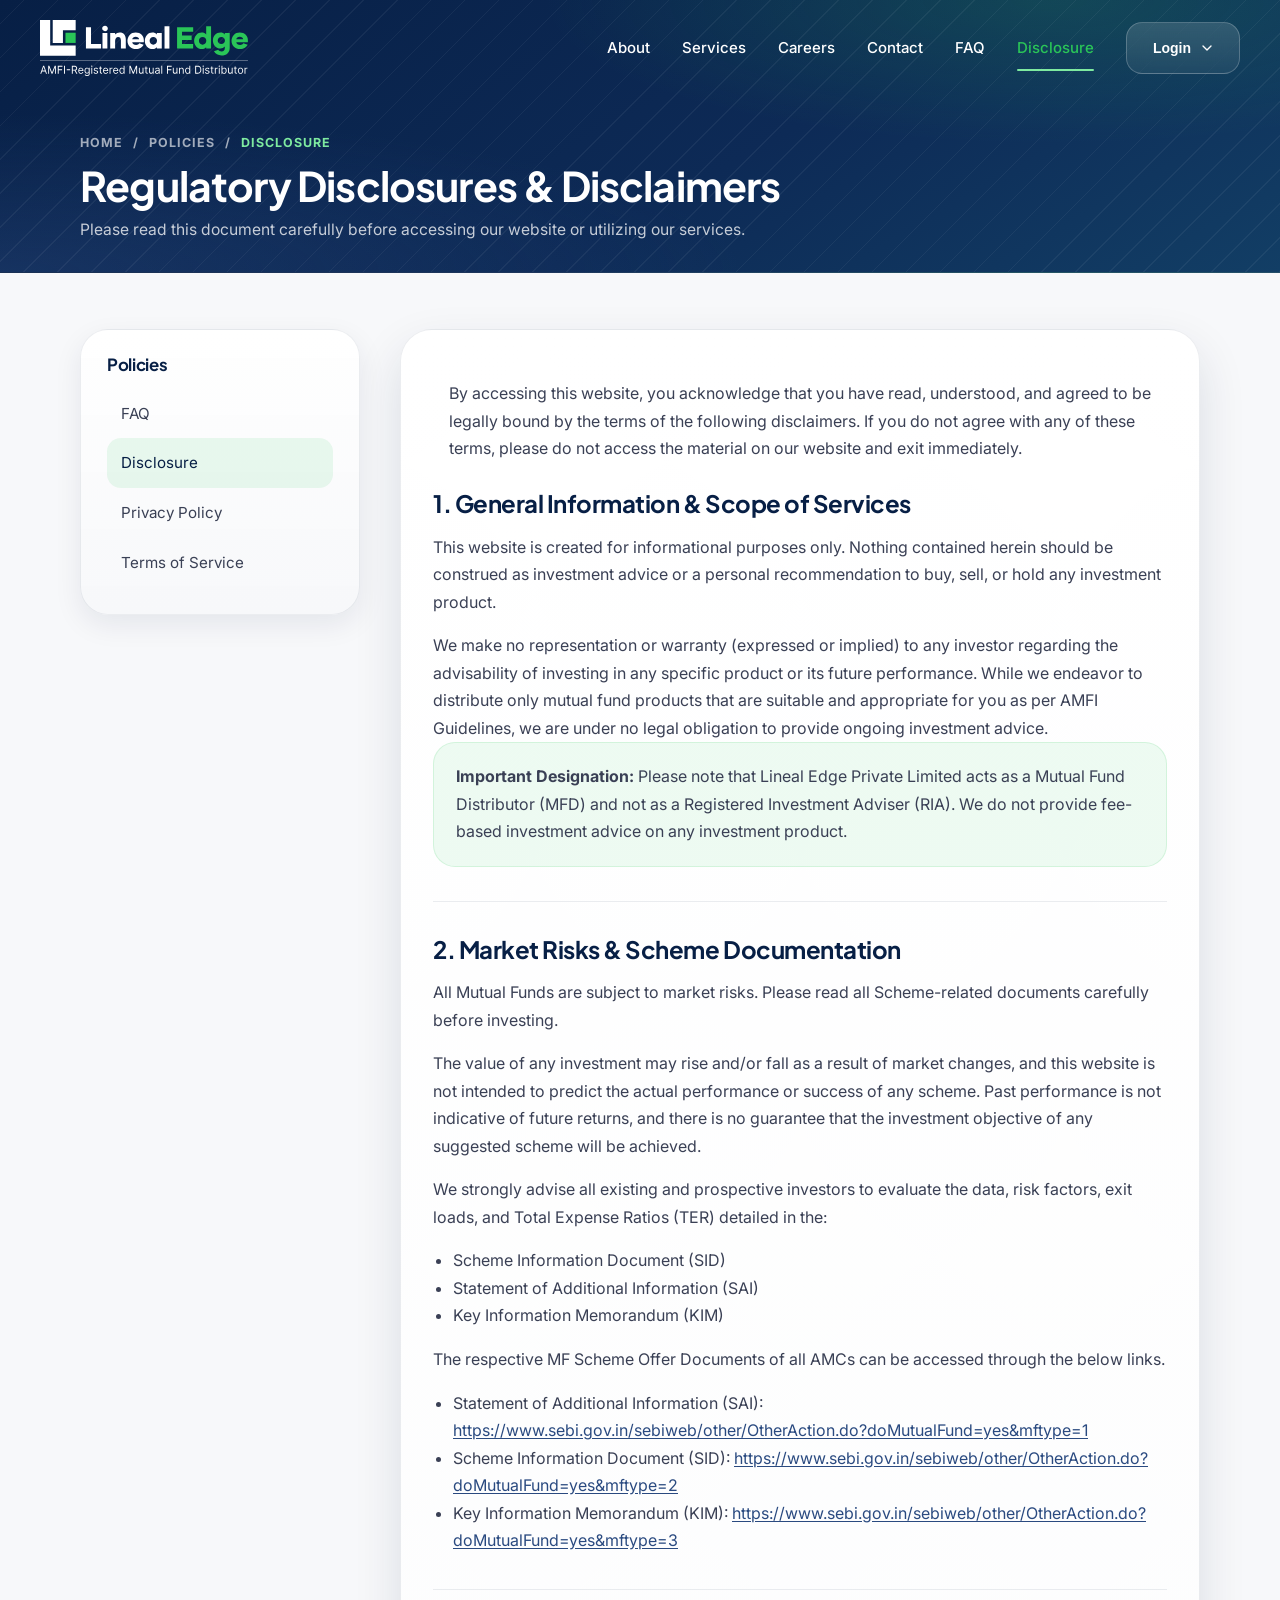
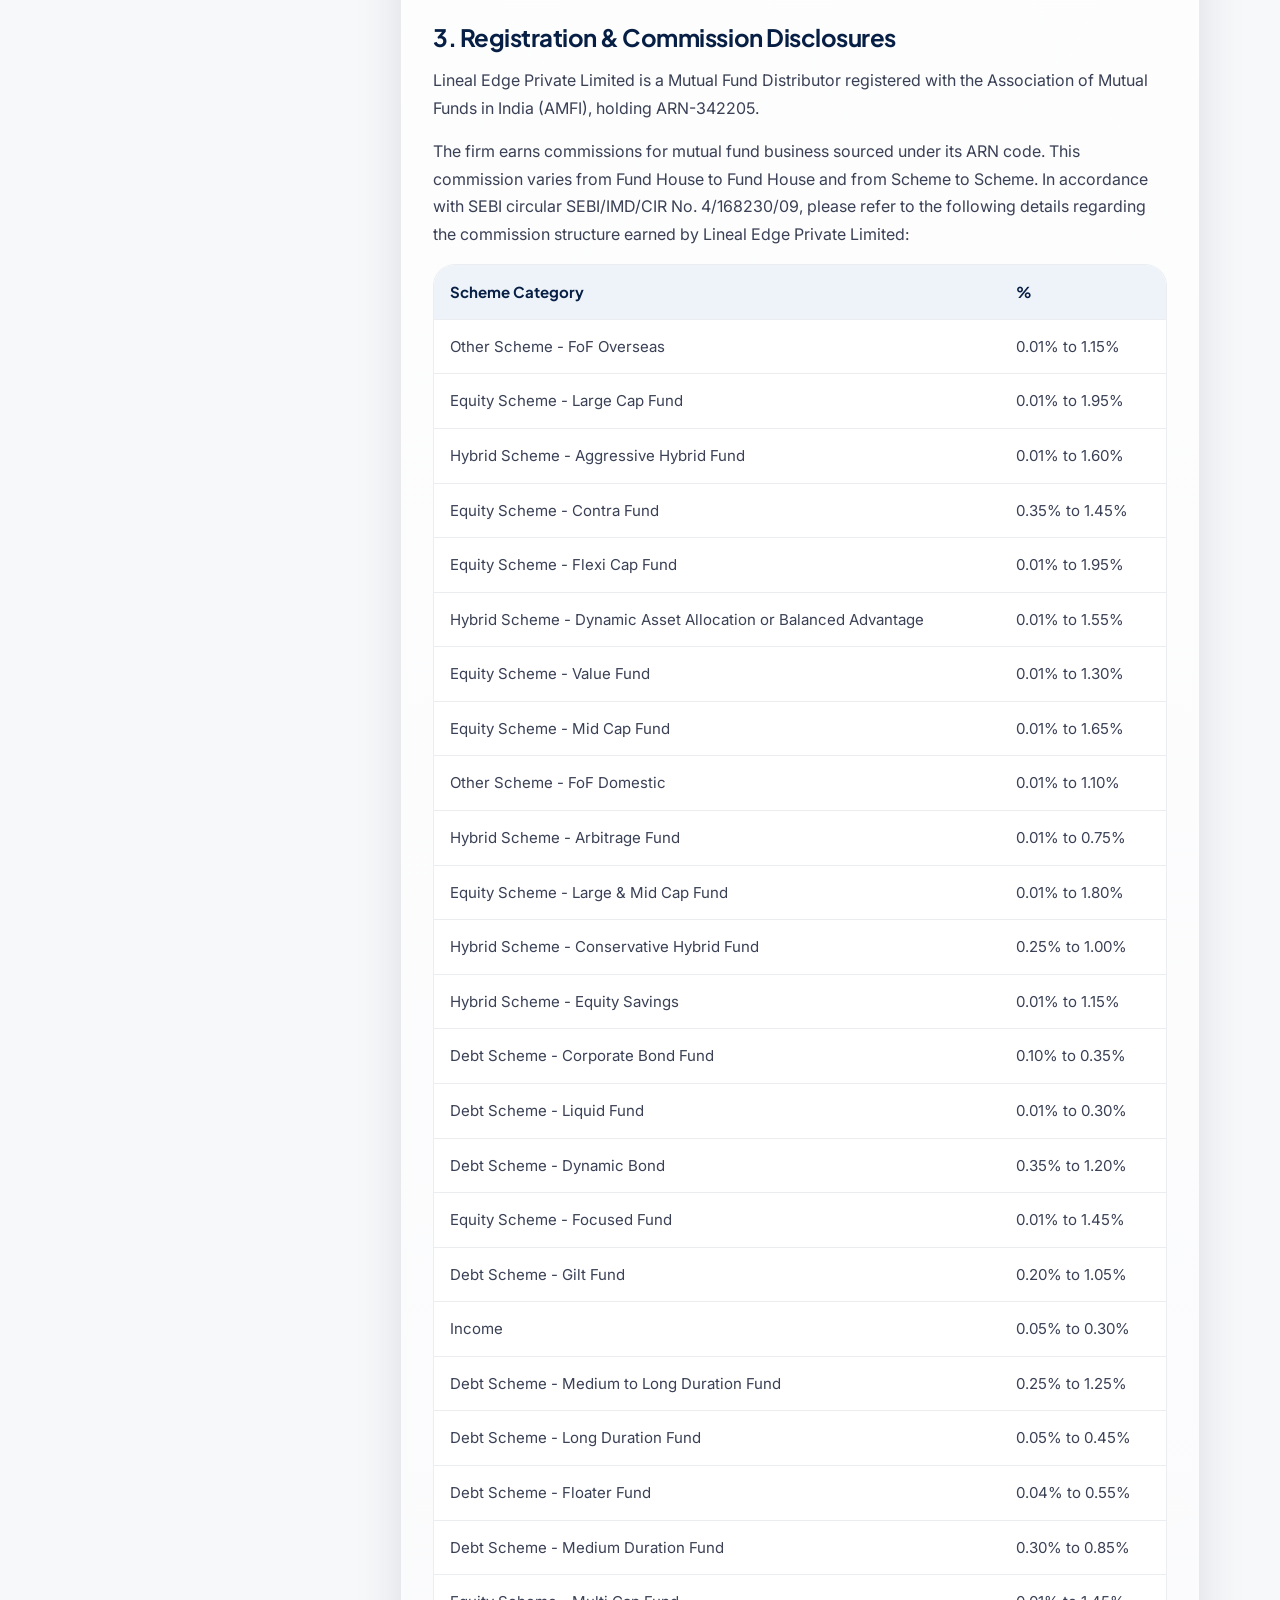
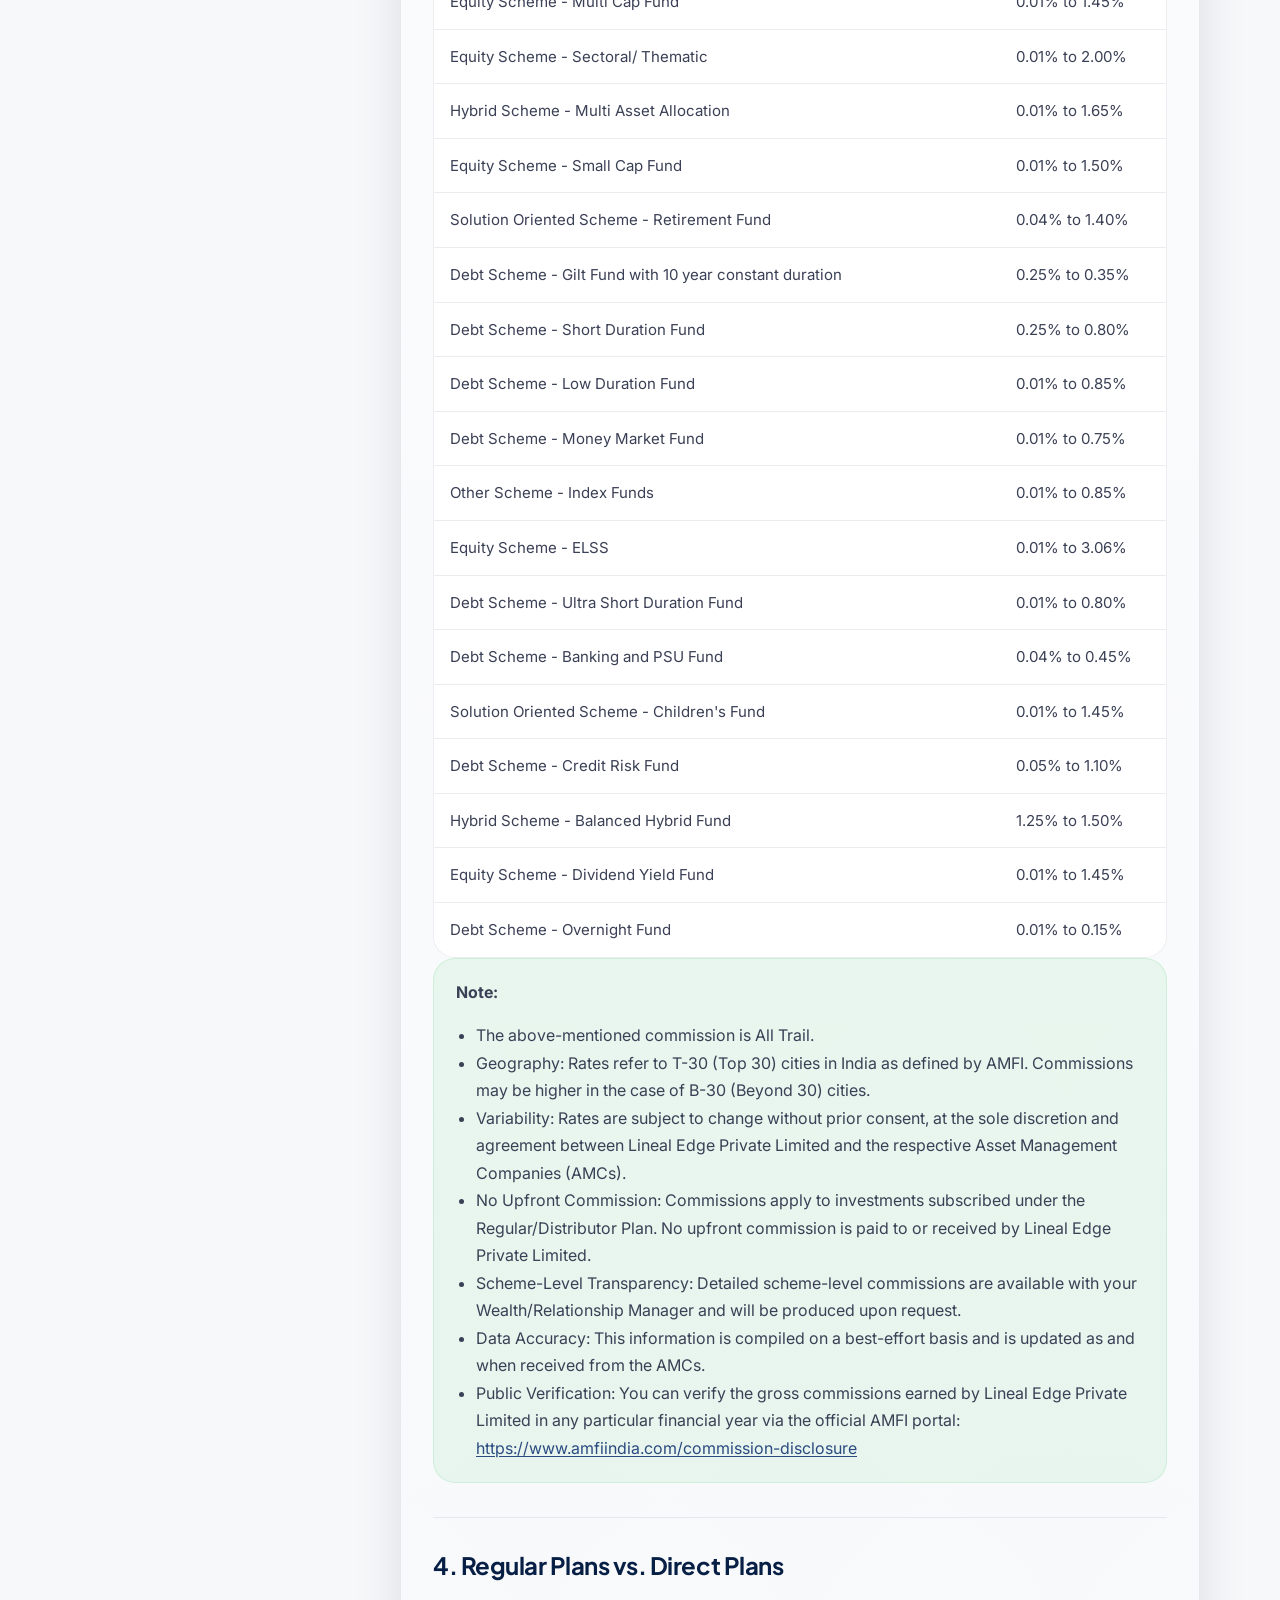
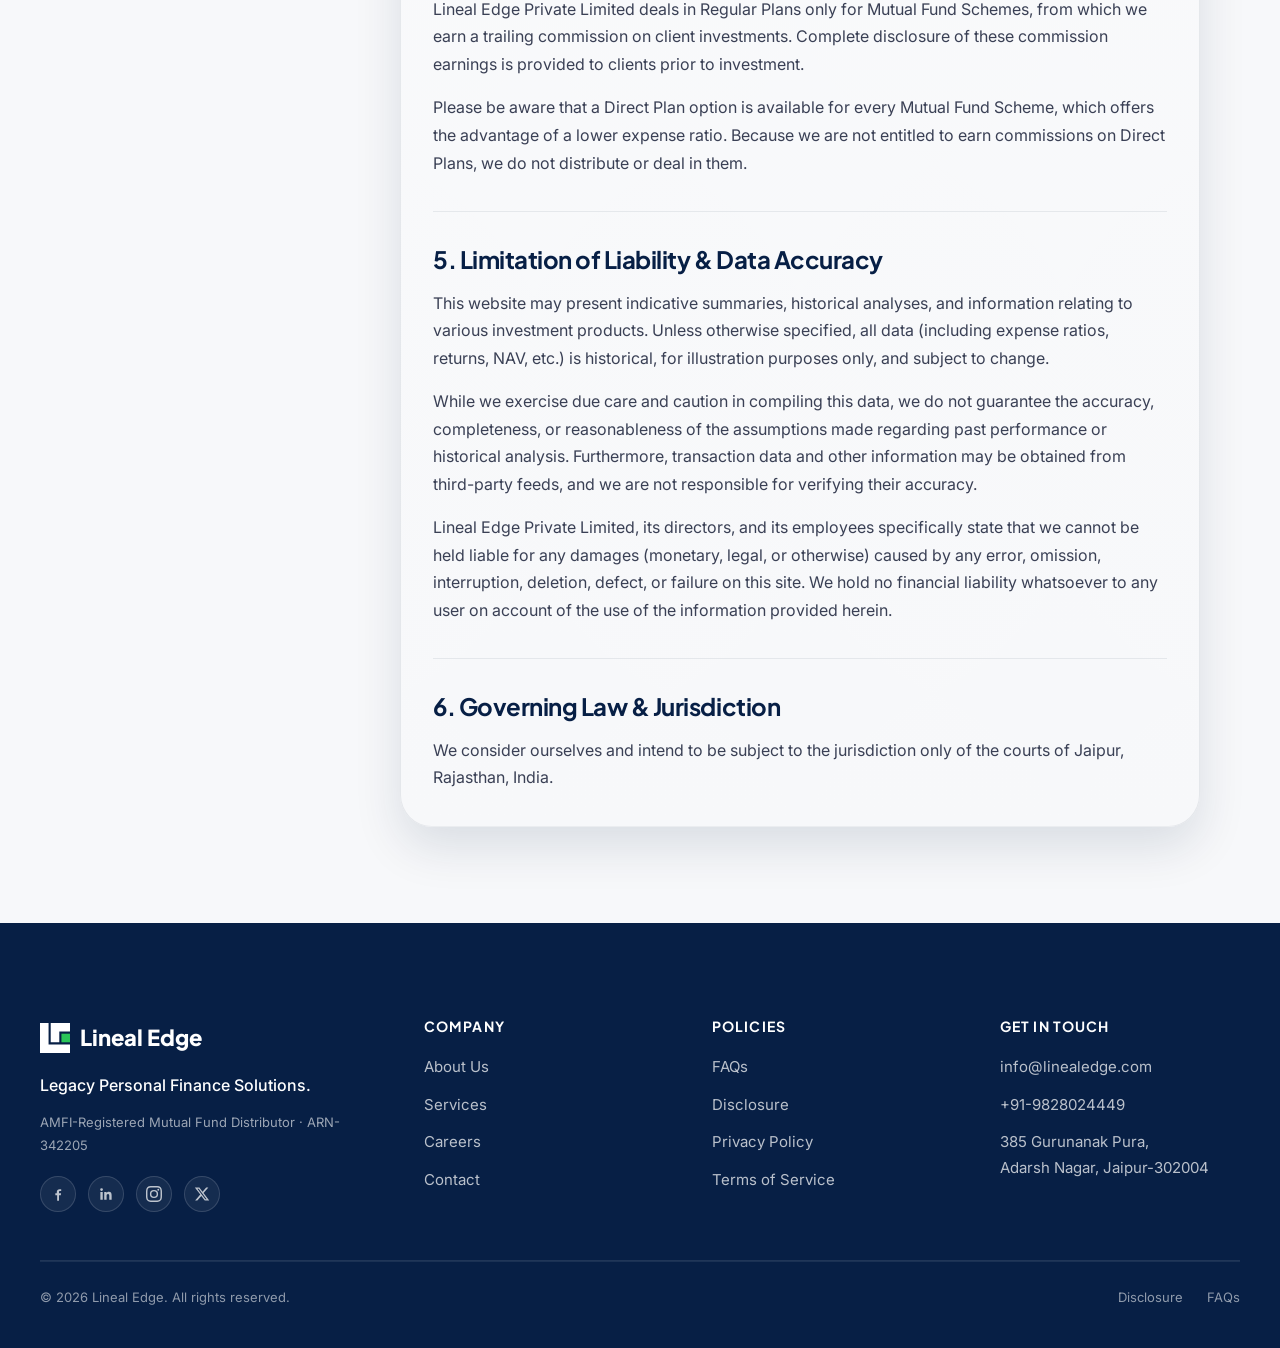
<file: policies/disclosure.html>
<!doctype html>
<html lang="en">
<head>
<meta charset="utf-8" />
<meta name="viewport" content="width=device-width,initial-scale=1" />
<title>Disclosure | Lineal Edge Private Limited</title>
<meta name="description" content="Review Lineal Edge’s regulatory disclosures, commission structure, and important investor information related to mutual fund distribution and financial services." />
<meta name="keywords" content="mutual fund distributor disclosure India, AMFI ARN disclosure, commission transparency mutual funds India, investor disclaimer Lineal Edge, regulatory disclosure Jaipur" />
<meta name="theme-color" content="#071F45" />
<link rel="icon" type="image/svg+xml" href="/assets/icons/search-favicon.svg" />
<link rel="alternate icon" type="image/png" sizes="96x96" href="/assets/icons/search-favicon.png" />
<link rel="canonical" href="https://linealedge.com/policies/disclosure" />
<meta property="og:site_name" content="Lineal Edge" />
<meta property="og:type" content="website" />
<meta property="og:title" content="Disclosure | Lineal Edge Private Limited" />
<meta property="og:description" content="Review Lineal Edge’s regulatory disclosures, commission structure, and important investor information related to mutual fund distribution and financial services." />
<meta property="og:url" content="https://linealedge.com/policies/disclosure" />
<meta property="og:image" content="https://linealedge.com/assets/images/hero-family-bg.png" />
<meta name="twitter:card" content="summary_large_image" />
<meta name="twitter:title" content="Disclosure | Lineal Edge Private Limited" />
<meta name="twitter:description" content="Review Lineal Edge’s regulatory disclosures, commission structure, and important investor information related to mutual fund distribution and financial services." />
<meta name="twitter:image" content="https://linealedge.com/assets/images/hero-family-bg.png" />
<link rel="icon" type="image/svg+xml" href="../assets/icons/favicon-light.svg" media="(prefers-color-scheme: light)" />
<link rel="icon" type="image/svg+xml" href="../assets/icons/favicon-dark.svg" media="(prefers-color-scheme: dark)" />
<link rel="alternate icon" type="image/svg+xml" href="../assets/icons/favicon-light.svg" />
<link rel="preconnect" href="https://fonts.googleapis.com" />
<link rel="preconnect" href="https://fonts.gstatic.com" crossorigin />
<link rel="stylesheet" href="https://fonts.googleapis.com/css2?family=Inter:wght@400;500;600;700&family=Plus+Jakarta+Sans:wght@500;600;700;800&display=swap" />
<link rel="stylesheet" href="../css/global.css" />
<link rel="stylesheet" href="../css/components.css" />
<link rel="stylesheet" href="../css/pages.css" />
<script type="application/ld+json">
{
  "@context": "https://schema.org",
  "@type": "BreadcrumbList",
  "itemListElement": [
    { "@type": "ListItem", "position": 1, "name": "Home", "item": "https://linealedge.com/" },
    { "@type": "ListItem", "position": 2, "name": "Policies", "item": "https://linealedge.com/policies/faq" },
    { "@type": "ListItem", "position": 3, "name": "Disclosure", "item": "https://linealedge.com/policies/disclosure" }
  ]
}
</script>
</head>
<body class="page-policy page-disclosure" data-page="disclosure" data-root="../">
<div data-include="header"></div>
<main>
	<section class="page-top">
		<div class="container page-top-inner">
			<div class="breadcrumb">
				<a href="/">Home</a>
				<span>/</span>
				<span>Policies</span>
				<span>/</span>
				<span class="current">Disclosure</span>
			</div>
			<h1 class="page-heading">Regulatory Disclosures &amp; Disclaimers</h1>
			<p class="page-subcopy">Please read this document carefully before accessing our website or utilizing our services.</p>
		</div>
	</section>

	<section class="section">
		<div class="container">
			<div class="policy-layout">
				<aside class="policy-side ui-panel hover-lift">
					<h3>Policies</h3>
					<a href="/policies/faq">FAQ</a>
					<a href="/policies/disclosure" class="is-active">Disclosure</a>
					<a href="/policies/privacy-policy">Privacy Policy</a>
					<a href="/policies/terms-of-service">Terms of Service</a>
				</aside>

				<div class="policy-card ui-card hover-lift">
					<div class="policy-intro">
						<p>By accessing this website, you acknowledge that you have read, understood, and agreed to be legally bound by the terms of the following disclaimers. If you do not agree with any of these terms, please do not access the material on our website and exit immediately.</p>
					</div>

					<section class="policy-section">
						<h2>1. General Information &amp; Scope of Services</h2>
						<p>This website is created for informational purposes only. Nothing contained herein should be construed as investment advice or a personal recommendation to buy, sell, or hold any investment product.</p>
						<p>We make no representation or warranty (expressed or implied) to any investor regarding the advisability of investing in any specific product or its future performance. While we endeavor to distribute only mutual fund products that are suitable and appropriate for you as per AMFI Guidelines, we are under no legal obligation to provide ongoing investment advice.</p>
						<div class="policy-note">
							<p><strong>Important Designation:</strong> Please note that Lineal Edge Private Limited acts as a Mutual Fund Distributor (MFD) and not as a Registered Investment Adviser (RIA). We do not provide fee-based investment advice on any investment product.</p>
						</div>
					</section>

					<section class="policy-section">
						<h2>2. Market Risks &amp; Scheme Documentation</h2>
						<p>All Mutual Funds are subject to market risks. Please read all Scheme-related documents carefully before investing.</p>
						<p>The value of any investment may rise and/or fall as a result of market changes, and this website is not intended to predict the actual performance or success of any scheme. Past performance is not indicative of future returns, and there is no guarantee that the investment objective of any suggested scheme will be achieved.</p>
						<p>We strongly advise all existing and prospective investors to evaluate the data, risk factors, exit loads, and Total Expense Ratios (TER) detailed in the:</p>
						<ul>
							<li>Scheme Information Document (SID)</li>
							<li>Statement of Additional Information (SAI)</li>
							<li>Key Information Memorandum (KIM)</li>
						</ul>
						<p>The respective MF Scheme Offer Documents of all AMCs can be accessed through the below links.</p>
						<ul>
							<li>Statement of Additional Information (SAI): <a href="https://www.sebi.gov.in/sebiweb/other/OtherAction.do?doMutualFund=yes&mftype=1" target="_blank" rel="noopener noreferrer">https://www.sebi.gov.in/sebiweb/other/OtherAction.do?doMutualFund=yes&amp;mftype=1</a></li>
							<li>Scheme Information Document (SID): <a href="https://www.sebi.gov.in/sebiweb/other/OtherAction.do?doMutualFund=yes&mftype=2" target="_blank" rel="noopener noreferrer">https://www.sebi.gov.in/sebiweb/other/OtherAction.do?doMutualFund=yes&amp;mftype=2</a></li>
							<li>Key Information Memorandum (KIM): <a href="https://www.sebi.gov.in/sebiweb/other/OtherAction.do?doMutualFund=yes&mftype=3" target="_blank" rel="noopener noreferrer">https://www.sebi.gov.in/sebiweb/other/OtherAction.do?doMutualFund=yes&amp;mftype=3</a></li>
						</ul>
					</section>

					<section class="policy-section">
						<h2>3. Registration &amp; Commission Disclosures</h2>
						<p>Lineal Edge Private Limited is a Mutual Fund Distributor registered with the Association of Mutual Funds in India (AMFI), holding ARN-342205.</p>
						<p>The firm earns commissions for mutual fund business sourced under its ARN code. This commission varies from Fund House to Fund House and from Scheme to Scheme. In accordance with SEBI circular SEBI/IMD/CIR No. 4/168230/09, please refer to the following details regarding the commission structure earned by Lineal Edge Private Limited:</p>
						<div class="table-wrap">
							<table>
								<thead>
									<tr>
										<th>Scheme Category</th>
										<th>%</th>
									</tr>
								</thead>
								<tbody>
									<tr><td>Other Scheme - FoF Overseas</td><td>0.01% to 1.15%</td></tr>
									<tr><td>Equity Scheme - Large Cap Fund</td><td>0.01% to 1.95%</td></tr>
									<tr><td>Hybrid Scheme - Aggressive Hybrid Fund</td><td>0.01% to 1.60%</td></tr>
									<tr><td>Equity Scheme - Contra Fund</td><td>0.35% to 1.45%</td></tr>
									<tr><td>Equity Scheme - Flexi Cap Fund</td><td>0.01% to 1.95%</td></tr>
									<tr><td>Hybrid Scheme - Dynamic Asset Allocation or Balanced Advantage</td><td>0.01% to 1.55%</td></tr>
									<tr><td>Equity Scheme - Value Fund</td><td>0.01% to 1.30%</td></tr>
									<tr><td>Equity Scheme - Mid Cap Fund</td><td>0.01% to 1.65%</td></tr>
									<tr><td>Other Scheme - FoF Domestic</td><td>0.01% to 1.10%</td></tr>
									<tr><td>Hybrid Scheme - Arbitrage Fund</td><td>0.01% to 0.75%</td></tr>
									<tr><td>Equity Scheme - Large &amp; Mid Cap Fund</td><td>0.01% to 1.80%</td></tr>
									<tr><td>Hybrid Scheme - Conservative Hybrid Fund</td><td>0.25% to 1.00%</td></tr>
									<tr><td>Hybrid Scheme - Equity Savings</td><td>0.01% to 1.15%</td></tr>
									<tr><td>Debt Scheme - Corporate Bond Fund</td><td>0.10% to 0.35%</td></tr>
									<tr><td>Debt Scheme - Liquid Fund</td><td>0.01% to 0.30%</td></tr>
									<tr><td>Debt Scheme - Dynamic Bond</td><td>0.35% to 1.20%</td></tr>
									<tr><td>Equity Scheme - Focused Fund</td><td>0.01% to 1.45%</td></tr>
									<tr><td>Debt Scheme - Gilt Fund</td><td>0.20% to 1.05%</td></tr>
									<tr><td>Income</td><td>0.05% to 0.30%</td></tr>
									<tr><td>Debt Scheme - Medium to Long Duration Fund</td><td>0.25% to 1.25%</td></tr>
									<tr><td>Debt Scheme - Long Duration Fund</td><td>0.05% to 0.45%</td></tr>
									<tr><td>Debt Scheme - Floater Fund</td><td>0.04% to 0.55%</td></tr>
									<tr><td>Debt Scheme - Medium Duration Fund</td><td>0.30% to 0.85%</td></tr>
									<tr><td>Equity Scheme - Multi Cap Fund</td><td>0.01% to 1.45%</td></tr>
									<tr><td>Equity Scheme - Sectoral/ Thematic</td><td>0.01% to 2.00%</td></tr>
									<tr><td>Hybrid Scheme - Multi Asset Allocation</td><td>0.01% to 1.65%</td></tr>
									<tr><td>Equity Scheme - Small Cap Fund</td><td>0.01% to 1.50%</td></tr>
									<tr><td>Solution Oriented Scheme - Retirement Fund</td><td>0.04% to 1.40%</td></tr>
									<tr><td>Debt Scheme - Gilt Fund with 10 year constant duration</td><td>0.25% to 0.35%</td></tr>
									<tr><td>Debt Scheme - Short Duration Fund</td><td>0.25% to 0.80%</td></tr>
									<tr><td>Debt Scheme - Low Duration Fund</td><td>0.01% to 0.85%</td></tr>
									<tr><td>Debt Scheme - Money Market Fund</td><td>0.01% to 0.75%</td></tr>
									<tr><td>Other Scheme - Index Funds</td><td>0.01% to 0.85%</td></tr>
									<tr><td>Equity Scheme - ELSS</td><td>0.01% to 3.06%</td></tr>
									<tr><td>Debt Scheme - Ultra Short Duration Fund</td><td>0.01% to 0.80%</td></tr>
									<tr><td>Debt Scheme - Banking and PSU Fund</td><td>0.04% to 0.45%</td></tr>
									<tr><td>Solution Oriented Scheme - Children's Fund</td><td>0.01% to 1.45%</td></tr>
									<tr><td>Debt Scheme - Credit Risk Fund</td><td>0.05% to 1.10%</td></tr>
									<tr><td>Hybrid Scheme - Balanced Hybrid Fund</td><td>1.25% to 1.50%</td></tr>
									<tr><td>Equity Scheme - Dividend Yield Fund</td><td>0.01% to 1.45%</td></tr>
									<tr><td>Debt Scheme - Overnight Fund</td><td>0.01% to 0.15%</td></tr>
								</tbody>
							</table>
						</div>
						<div class="policy-note">
							<p><strong>Note:</strong></p>
							<ul>
								<li>The above-mentioned commission is All Trail.</li>
								<li>Geography: Rates refer to T-30 (Top 30) cities in India as defined by AMFI. Commissions may be higher in the case of B-30 (Beyond 30) cities.</li>
								<li>Variability: Rates are subject to change without prior consent, at the sole discretion and agreement between Lineal Edge Private Limited and the respective Asset Management Companies (AMCs).</li>
								<li>No Upfront Commission: Commissions apply to investments subscribed under the Regular/Distributor Plan. No upfront commission is paid to or received by Lineal Edge Private Limited.</li>
								<li>Scheme-Level Transparency: Detailed scheme-level commissions are available with your Wealth/Relationship Manager and will be produced upon request.</li>
								<li>Data Accuracy: This information is compiled on a best-effort basis and is updated as and when received from the AMCs.</li>
								<li>Public Verification: You can verify the gross commissions earned by Lineal Edge Private Limited in any particular financial year via the official AMFI portal: <a href="https://www.amfiindia.com/commission-disclosure" target="_blank" rel="noopener noreferrer">https://www.amfiindia.com/commission-disclosure</a></li>
							</ul>
						</div>
					</section>

					<section class="policy-section">
						<h2>4. Regular Plans vs. Direct Plans</h2>
						<p>Lineal Edge Private Limited deals in Regular Plans only for Mutual Fund Schemes, from which we earn a trailing commission on client investments. Complete disclosure of these commission earnings is provided to clients prior to investment.</p>
						<p>Please be aware that a Direct Plan option is available for every Mutual Fund Scheme, which offers the advantage of a lower expense ratio. Because we are not entitled to earn commissions on Direct Plans, we do not distribute or deal in them.</p>
					</section>

					<section class="policy-section">
						<h2>5. Limitation of Liability &amp; Data Accuracy</h2>
						<p>This website may present indicative summaries, historical analyses, and information relating to various investment products. Unless otherwise specified, all data (including expense ratios, returns, NAV, etc.) is historical, for illustration purposes only, and subject to change.</p>
						<p>While we exercise due care and caution in compiling this data, we do not guarantee the accuracy, completeness, or reasonableness of the assumptions made regarding past performance or historical analysis. Furthermore, transaction data and other information may be obtained from third-party feeds, and we are not responsible for verifying their accuracy.</p>
						<p>Lineal Edge Private Limited, its directors, and its employees specifically state that we cannot be held liable for any damages (monetary, legal, or otherwise) caused by any error, omission, interruption, deletion, defect, or failure on this site. We hold no financial liability whatsoever to any user on account of the use of the information provided herein.</p>
					</section>

					<section class="policy-section">
						<h2>6. Governing Law &amp; Jurisdiction</h2>
						<p>We consider ourselves and intend to be subject to the jurisdiction only of the courts of Jaipur, Rajasthan, India.</p>
					</section>
				</div>
			</div>
		</div>
	</section>
</main>

<div data-include="footer"></div>

<script src="../js/main.js" defer></script>
</body>
</html>
</file>
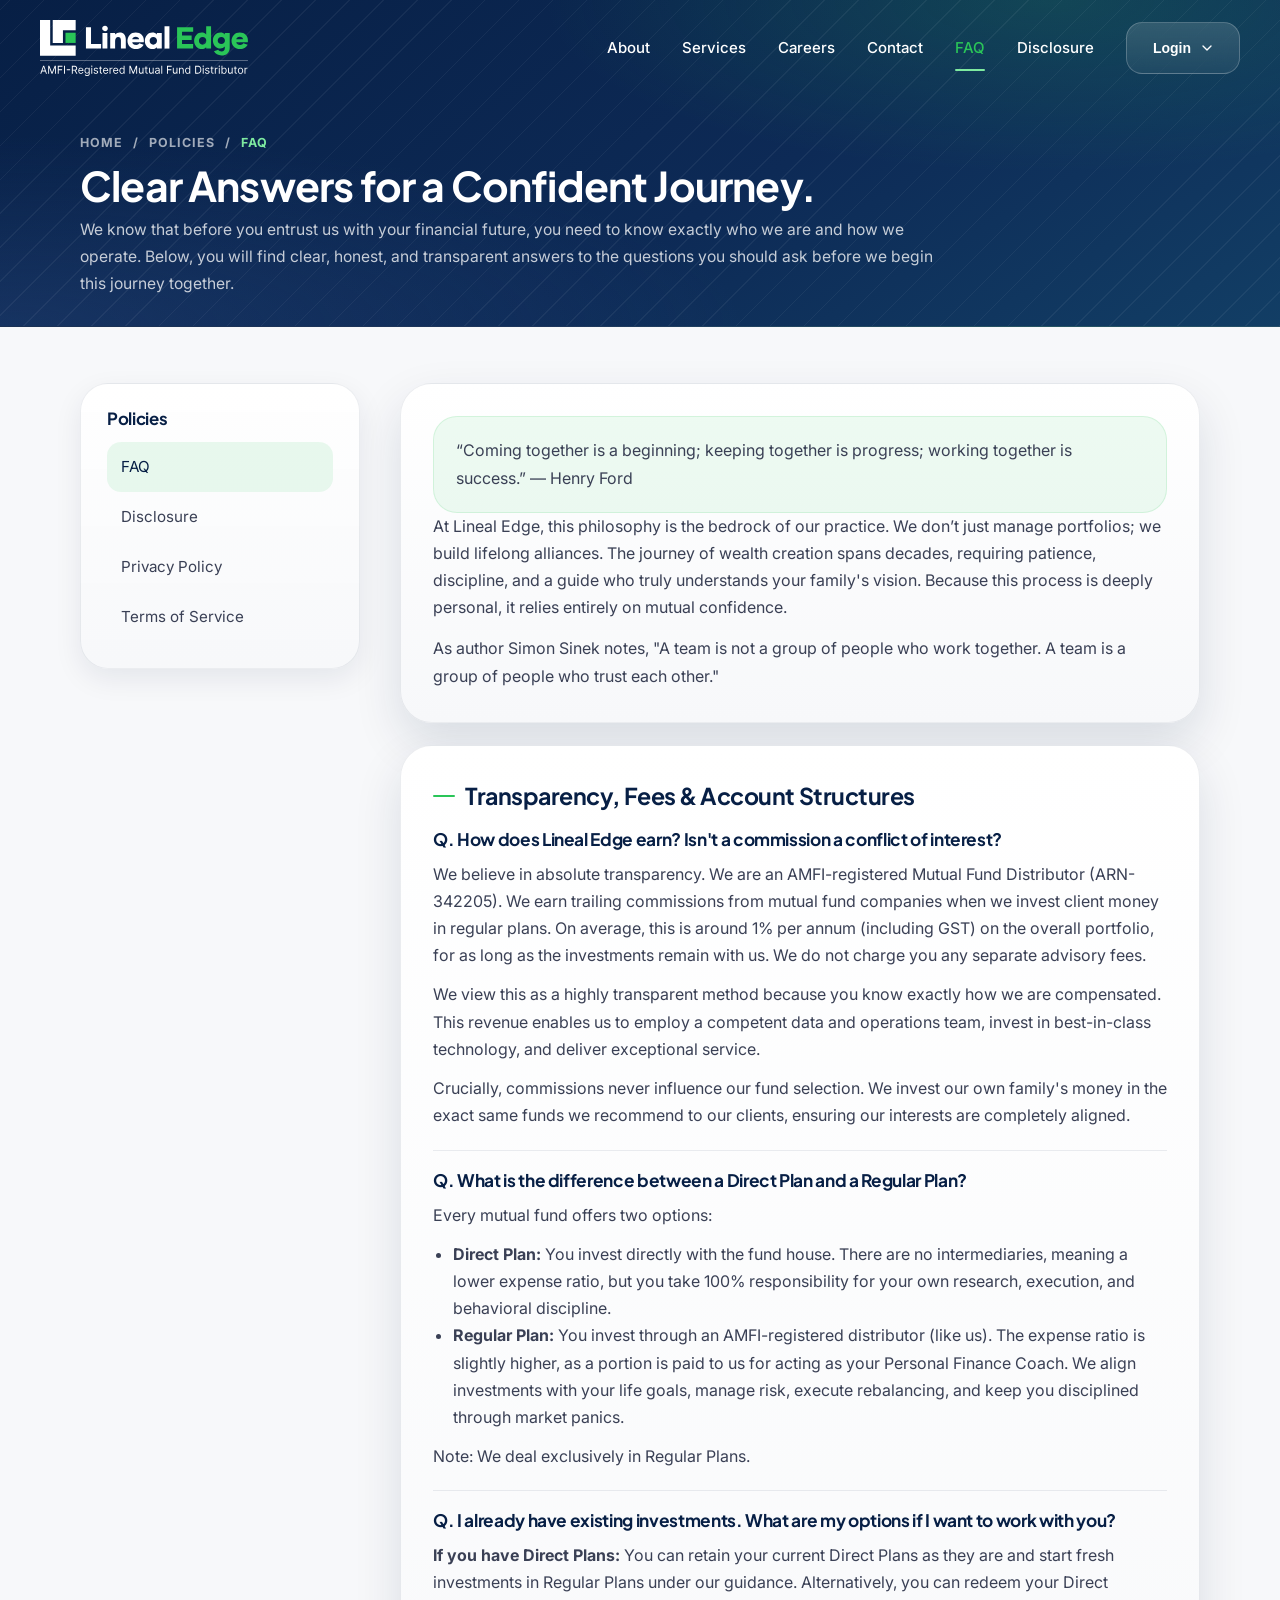
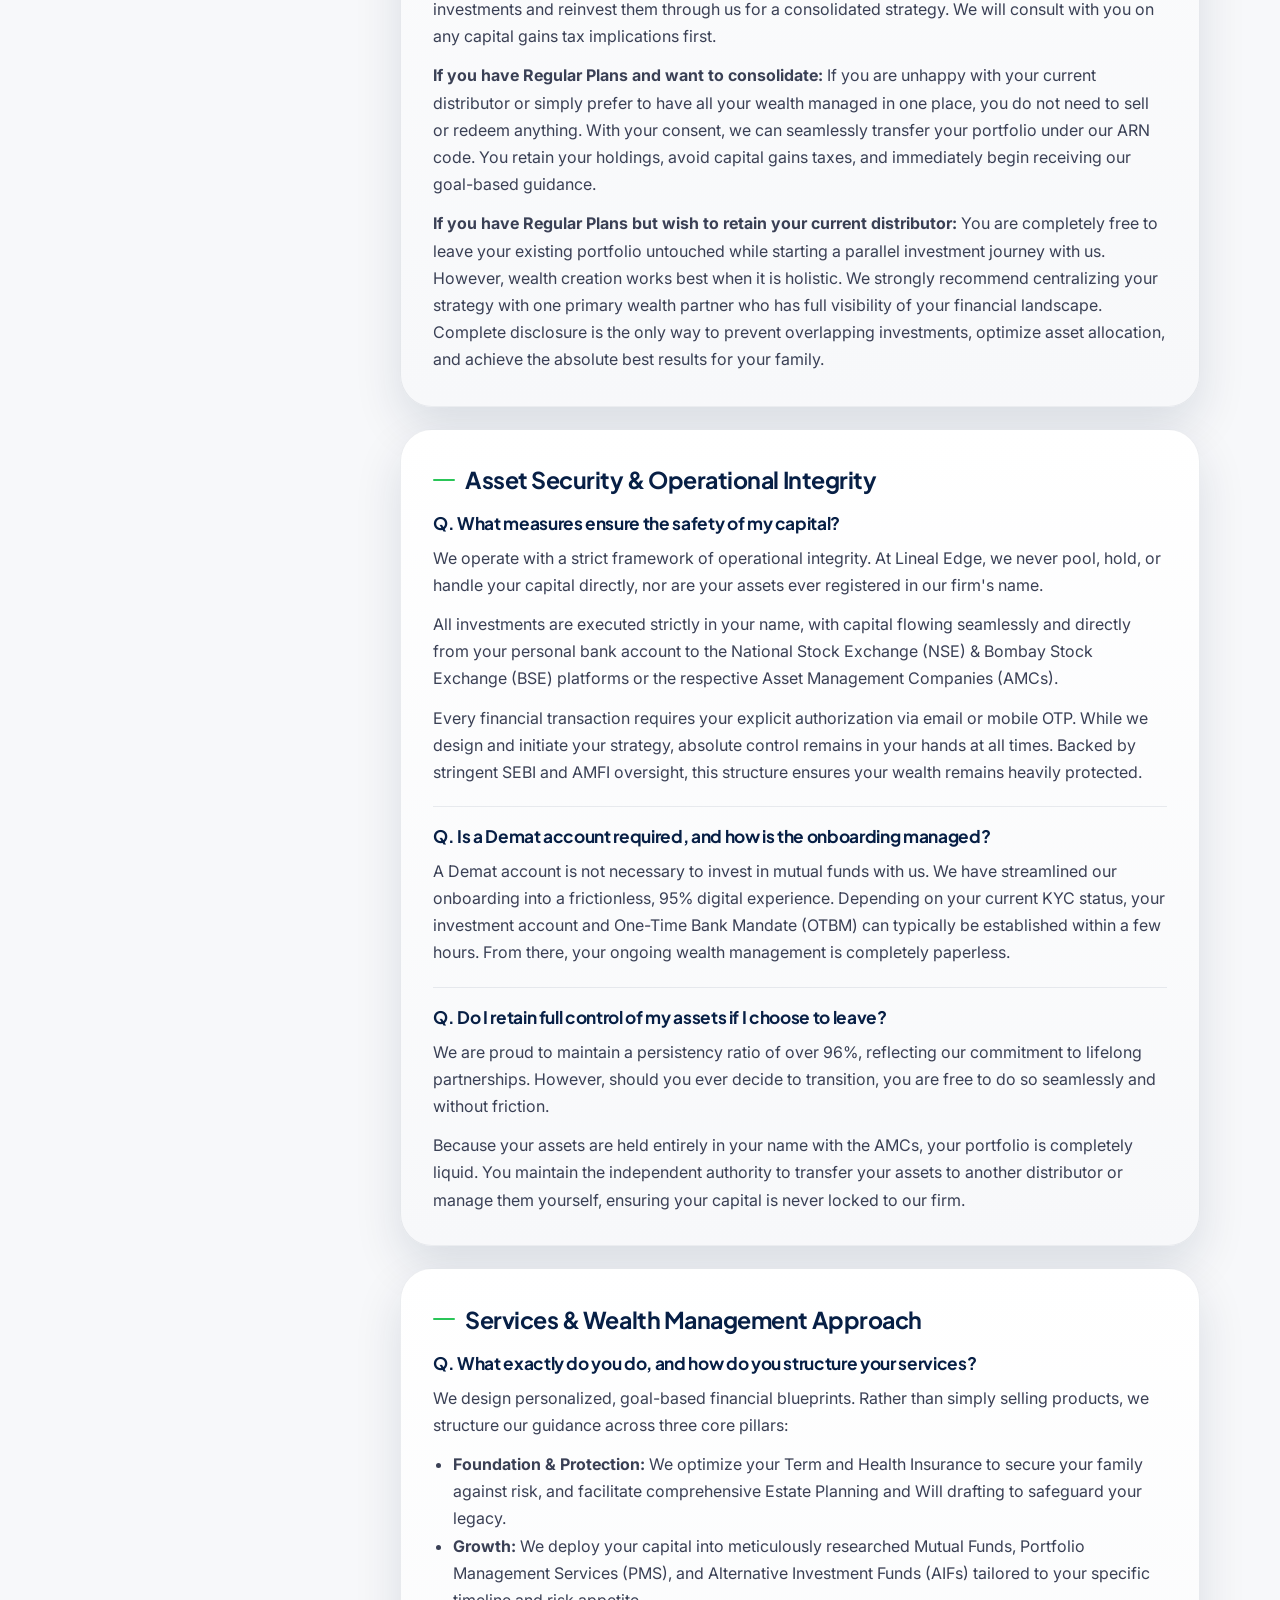
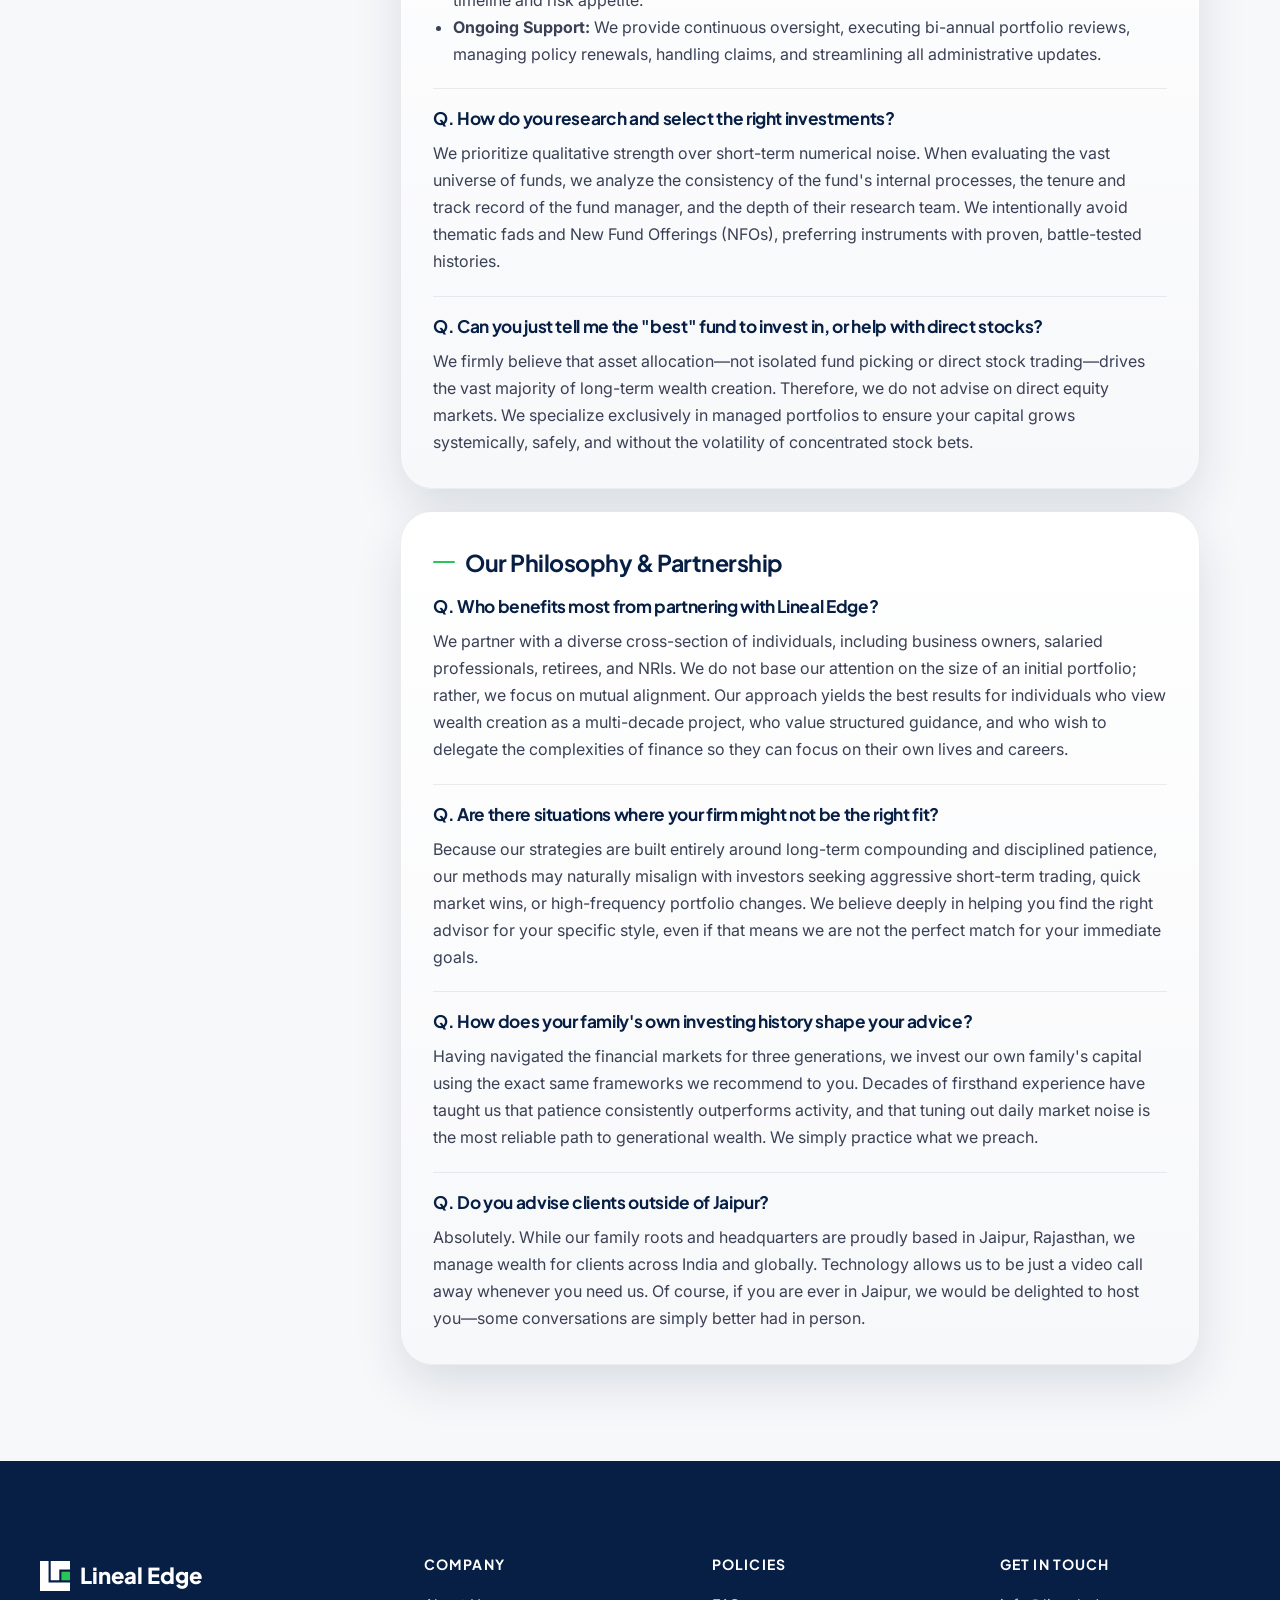
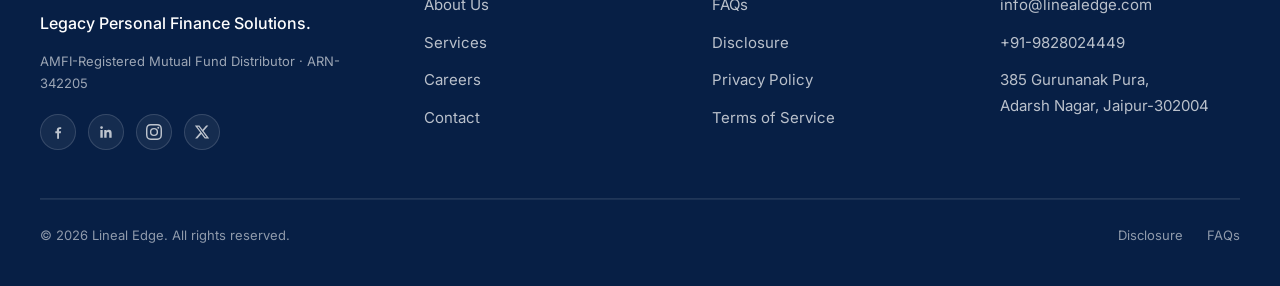
<file: policies/faq.html>
<!doctype html>
<html lang="en">
<head>
<meta charset="utf-8" />
<meta name="viewport" content="width=device-width,initial-scale=1" />
<title>FAQs | Lineal Edge Private Limited</title>
<meta name="description" content="Get clear answers to common questions about Lineal Edge, including fees, regular plans, portfolio transfers, asset safety, and long-term wealth planning." />
<meta name="keywords" content="wealth planning FAQ Jaipur, mutual fund regular vs direct plan India, Lineal Edge FAQ, financial advisory questions India, wealth management FAQ" />
<meta name="theme-color" content="#071F45" />
<link rel="icon" type="image/svg+xml" href="/assets/icons/search-favicon.svg" />
<link rel="alternate icon" type="image/png" sizes="96x96" href="/assets/icons/search-favicon.png" />
<link rel="canonical" href="https://linealedge.com/policies/faq" />
<meta property="og:site_name" content="Lineal Edge" />
<meta property="og:type" content="website" />
<meta property="og:title" content="FAQs | Lineal Edge Private Limited" />
<meta property="og:description" content="Get clear answers to common questions about Lineal Edge, including fees, regular plans, portfolio transfers, asset safety, and long-term wealth planning." />
<meta property="og:url" content="https://linealedge.com/policies/faq" />
<meta property="og:image" content="https://linealedge.com/assets/images/hero-family-bg.png" />
<meta name="twitter:card" content="summary_large_image" />
<meta name="twitter:title" content="FAQs | Lineal Edge Private Limited" />
<meta name="twitter:description" content="Get clear answers to common questions about Lineal Edge, including fees, regular plans, portfolio transfers, asset safety, and long-term wealth planning." />
<meta name="twitter:image" content="https://linealedge.com/assets/images/hero-family-bg.png" />
<link rel="icon" type="image/svg+xml" href="../assets/icons/favicon-light.svg" media="(prefers-color-scheme: light)" />
<link rel="icon" type="image/svg+xml" href="../assets/icons/favicon-dark.svg" media="(prefers-color-scheme: dark)" />
<link rel="alternate icon" type="image/svg+xml" href="../assets/icons/favicon-light.svg" />
<link rel="preconnect" href="https://fonts.googleapis.com" />
<link rel="preconnect" href="https://fonts.gstatic.com" crossorigin />
<link rel="stylesheet" href="https://fonts.googleapis.com/css2?family=Inter:wght@400;500;600;700&family=Plus+Jakarta+Sans:wght@500;600;700;800&display=swap" />
<link rel="stylesheet" href="../css/global.css" />
<link rel="stylesheet" href="../css/components.css" />
<link rel="stylesheet" href="../css/pages.css" />
<script type="application/ld+json">
{
  "@context": "https://schema.org",
  "@type": "BreadcrumbList",
  "itemListElement": [
    { "@type": "ListItem", "position": 1, "name": "Home", "item": "https://linealedge.com/" },
    { "@type": "ListItem", "position": 2, "name": "Policies", "item": "https://linealedge.com/policies/faq" },
    { "@type": "ListItem", "position": 3, "name": "FAQ", "item": "https://linealedge.com/policies/faq" }
  ]
}
</script>
</head>
<body class="page-policy page-faq" data-page="faq" data-root="../">
<div data-include="header"></div>
<main>
	<section class="page-top">
		<div class="container page-top-inner">
			<div class="breadcrumb">
				<a href="/">Home</a>
				<span>/</span>
				<span>Policies</span>
				<span>/</span>
				<span class="current">FAQ</span>
			</div>
			<h1 class="page-heading">Clear Answers for a Confident Journey.</h1>
			<p class="page-subcopy">We know that before you entrust us with your financial future, you need to know exactly who we are and how we operate. Below, you will find clear, honest, and transparent answers to the questions you should ask before we begin this journey together.</p>
		</div>
	</section>

	<section class="section">
		<div class="container">
			<div class="faq-layout">
				<aside class="faq-side ui-panel hover-lift">
					<h3>Policies</h3>
					<a href="/policies/faq" class="is-active">FAQ</a>
					<a href="/policies/disclosure">Disclosure</a>
					<a href="/policies/privacy-policy">Privacy Policy</a>
					<a href="/policies/terms-of-service">Terms of Service</a>
				</aside>

				<div class="faq-content">
					<div class="faq-intro">
						<div class="quote-block">
							<p>“Coming together is a beginning; keeping together is progress; working together is success.” — Henry Ford</p>
						</div>
						<p>At Lineal Edge, this philosophy is the bedrock of our practice. We don’t just manage portfolios; we build lifelong alliances. The journey of wealth creation spans decades, requiring patience, discipline, and a guide who truly understands your family's vision. Because this process is deeply personal, it relies entirely on mutual confidence.</p>
						<p>As author Simon Sinek notes, "A team is not a group of people who work together. A team is a group of people who trust each other."</p>
					</div>

					<section class="faq-category">
						<h2 class="faq-category-title">Transparency, Fees &amp; Account Structures</h2>

						<div class="faq-item">
							<h3 class="faq-question">Q. How does Lineal Edge earn? Isn&apos;t a commission a conflict of interest?</h3>
							<div class="faq-answer">
								<p>We believe in absolute transparency. We are an AMFI-registered Mutual Fund Distributor (ARN-342205). We earn trailing commissions from mutual fund companies when we invest client money in regular plans. On average, this is around 1% per annum (including GST) on the overall portfolio, for as long as the investments remain with us. We do not charge you any separate advisory fees.</p>
								<p>We view this as a highly transparent method because you know exactly how we are compensated. This revenue enables us to employ a competent data and operations team, invest in best-in-class technology, and deliver exceptional service.</p>
								<p>Crucially, commissions never influence our fund selection. We invest our own family's money in the exact same funds we recommend to our clients, ensuring our interests are completely aligned.</p>
							</div>
						</div>

						<div class="faq-item">
							<h3 class="faq-question">Q. What is the difference between a Direct Plan and a Regular Plan?</h3>
							<div class="faq-answer">
								<p>Every mutual fund offers two options:</p>
								<ul>
									<li><strong>Direct Plan:</strong> You invest directly with the fund house. There are no intermediaries, meaning a lower expense ratio, but you take 100% responsibility for your own research, execution, and behavioral discipline.</li>
									<li><strong>Regular Plan:</strong> You invest through an AMFI-registered distributor (like us). The expense ratio is slightly higher, as a portion is paid to us for acting as your Personal Finance Coach. We align investments with your life goals, manage risk, execute rebalancing, and keep you disciplined through market panics.</li>
								</ul>
								<p>Note: We deal exclusively in Regular Plans.</p>
							</div>
						</div>

						<div class="faq-item">
							<h3 class="faq-question">Q. I already have existing investments. What are my options if I want to work with you?</h3>
							<div class="faq-answer">
								<p><strong>If you have Direct Plans:</strong> You can retain your current Direct Plans as they are and start fresh investments in Regular Plans under our guidance. Alternatively, you can redeem your Direct investments and reinvest them through us for a consolidated strategy. We will consult with you on any capital gains tax implications first.</p>
								<p><strong>If you have Regular Plans and want to consolidate:</strong> If you are unhappy with your current distributor or simply prefer to have all your wealth managed in one place, you do not need to sell or redeem anything. With your consent, we can seamlessly transfer your portfolio under our ARN code. You retain your holdings, avoid capital gains taxes, and immediately begin receiving our goal-based guidance.</p>
								<p><strong>If you have Regular Plans but wish to retain your current distributor:</strong> You are completely free to leave your existing portfolio untouched while starting a parallel investment journey with us. However, wealth creation works best when it is holistic. We strongly recommend centralizing your strategy with one primary wealth partner who has full visibility of your financial landscape. Complete disclosure is the only way to prevent overlapping investments, optimize asset allocation, and achieve the absolute best results for your family.</p>
							</div>
						</div>
					</section>

					<section class="faq-category">
						<h2 class="faq-category-title">Asset Security &amp; Operational Integrity</h2>

						<div class="faq-item">
							<h3 class="faq-question">Q. What measures ensure the safety of my capital?</h3>
							<div class="faq-answer">
								<p>We operate with a strict framework of operational integrity. At Lineal Edge, we never pool, hold, or handle your capital directly, nor are your assets ever registered in our firm's name.</p>
								<p>All investments are executed strictly in your name, with capital flowing seamlessly and directly from your personal bank account to the National Stock Exchange (NSE) &amp; Bombay Stock Exchange (BSE) platforms or the respective Asset Management Companies (AMCs).</p>
								<p>Every financial transaction requires your explicit authorization via email or mobile OTP. While we design and initiate your strategy, absolute control remains in your hands at all times. Backed by stringent SEBI and AMFI oversight, this structure ensures your wealth remains heavily protected.</p>
							</div>
						</div>

						<div class="faq-item">
							<h3 class="faq-question">Q. Is a Demat account required, and how is the onboarding managed?</h3>
							<div class="faq-answer">
								<p>A Demat account is not necessary to invest in mutual funds with us. We have streamlined our onboarding into a frictionless, 95% digital experience. Depending on your current KYC status, your investment account and One-Time Bank Mandate (OTBM) can typically be established within a few hours. From there, your ongoing wealth management is completely paperless.</p>
							</div>
						</div>

						<div class="faq-item">
							<h3 class="faq-question">Q. Do I retain full control of my assets if I choose to leave?</h3>
							<div class="faq-answer">
								<p>We are proud to maintain a persistency ratio of over 96%, reflecting our commitment to lifelong partnerships. However, should you ever decide to transition, you are free to do so seamlessly and without friction.</p>
								<p>Because your assets are held entirely in your name with the AMCs, your portfolio is completely liquid. You maintain the independent authority to transfer your assets to another distributor or manage them yourself, ensuring your capital is never locked to our firm.</p>
							</div>
						</div>
					</section>

					<section class="faq-category">
						<h2 class="faq-category-title">Services &amp; Wealth Management Approach</h2>

						<div class="faq-item">
							<h3 class="faq-question">Q. What exactly do you do, and how do you structure your services?</h3>
							<div class="faq-answer">
								<p>We design personalized, goal-based financial blueprints. Rather than simply selling products, we structure our guidance across three core pillars:</p>
								<ul>
									<li><strong>Foundation &amp; Protection:</strong> We optimize your Term and Health Insurance to secure your family against risk, and facilitate comprehensive Estate Planning and Will drafting to safeguard your legacy.</li>
									<li><strong>Growth:</strong> We deploy your capital into meticulously researched Mutual Funds, Portfolio Management Services (PMS), and Alternative Investment Funds (AIFs) tailored to your specific timeline and risk appetite.</li>
									<li><strong>Ongoing Support:</strong> We provide continuous oversight, executing bi-annual portfolio reviews, managing policy renewals, handling claims, and streamlining all administrative updates.</li>
								</ul>
							</div>
						</div>

						<div class="faq-item">
							<h3 class="faq-question">Q. How do you research and select the right investments?</h3>
							<div class="faq-answer">
								<p>We prioritize qualitative strength over short-term numerical noise. When evaluating the vast universe of funds, we analyze the consistency of the fund&apos;s internal processes, the tenure and track record of the fund manager, and the depth of their research team. We intentionally avoid thematic fads and New Fund Offerings (NFOs), preferring instruments with proven, battle-tested histories.</p>
							</div>
						</div>

						<div class="faq-item">
							<h3 class="faq-question">Q. Can you just tell me the &quot;best&quot; fund to invest in, or help with direct stocks?</h3>
							<div class="faq-answer">
								<p>We firmly believe that asset allocation—not isolated fund picking or direct stock trading—drives the vast majority of long-term wealth creation. Therefore, we do not advise on direct equity markets. We specialize exclusively in managed portfolios to ensure your capital grows systemically, safely, and without the volatility of concentrated stock bets.</p>
							</div>
						</div>
					</section>

					<section class="faq-category">
						<h2 class="faq-category-title">Our Philosophy &amp; Partnership</h2>

						<div class="faq-item">
							<h3 class="faq-question">Q. Who benefits most from partnering with Lineal Edge?</h3>
							<div class="faq-answer">
								<p>We partner with a diverse cross-section of individuals, including business owners, salaried professionals, retirees, and NRIs. We do not base our attention on the size of an initial portfolio; rather, we focus on mutual alignment. Our approach yields the best results for individuals who view wealth creation as a multi-decade project, who value structured guidance, and who wish to delegate the complexities of finance so they can focus on their own lives and careers.</p>
							</div>
						</div>

						<div class="faq-item">
							<h3 class="faq-question">Q. Are there situations where your firm might not be the right fit?</h3>
							<div class="faq-answer">
								<p>Because our strategies are built entirely around long-term compounding and disciplined patience, our methods may naturally misalign with investors seeking aggressive short-term trading, quick market wins, or high-frequency portfolio changes. We believe deeply in helping you find the right advisor for your specific style, even if that means we are not the perfect match for your immediate goals.</p>
							</div>
						</div>

						<div class="faq-item">
							<h3 class="faq-question">Q. How does your family&apos;s own investing history shape your advice?</h3>
							<div class="faq-answer">
								<p>Having navigated the financial markets for three generations, we invest our own family&apos;s capital using the exact same frameworks we recommend to you. Decades of firsthand experience have taught us that patience consistently outperforms activity, and that tuning out daily market noise is the most reliable path to generational wealth. We simply practice what we preach.</p>
							</div>
						</div>

						<div class="faq-item">
							<h3 class="faq-question">Q. Do you advise clients outside of Jaipur?</h3>
							<div class="faq-answer">
								<p>Absolutely. While our family roots and headquarters are proudly based in Jaipur, Rajasthan, we manage wealth for clients across India and globally. Technology allows us to be just a video call away whenever you need us. Of course, if you are ever in Jaipur, we would be delighted to host you—some conversations are simply better had in person.</p>
							</div>
						</div>
					</section>
				</div>
			</div>
		</div>
	</section>
</main>

<div data-include="footer"></div>

<script src="../js/main.js" defer></script>
</body>
</html>
</file>
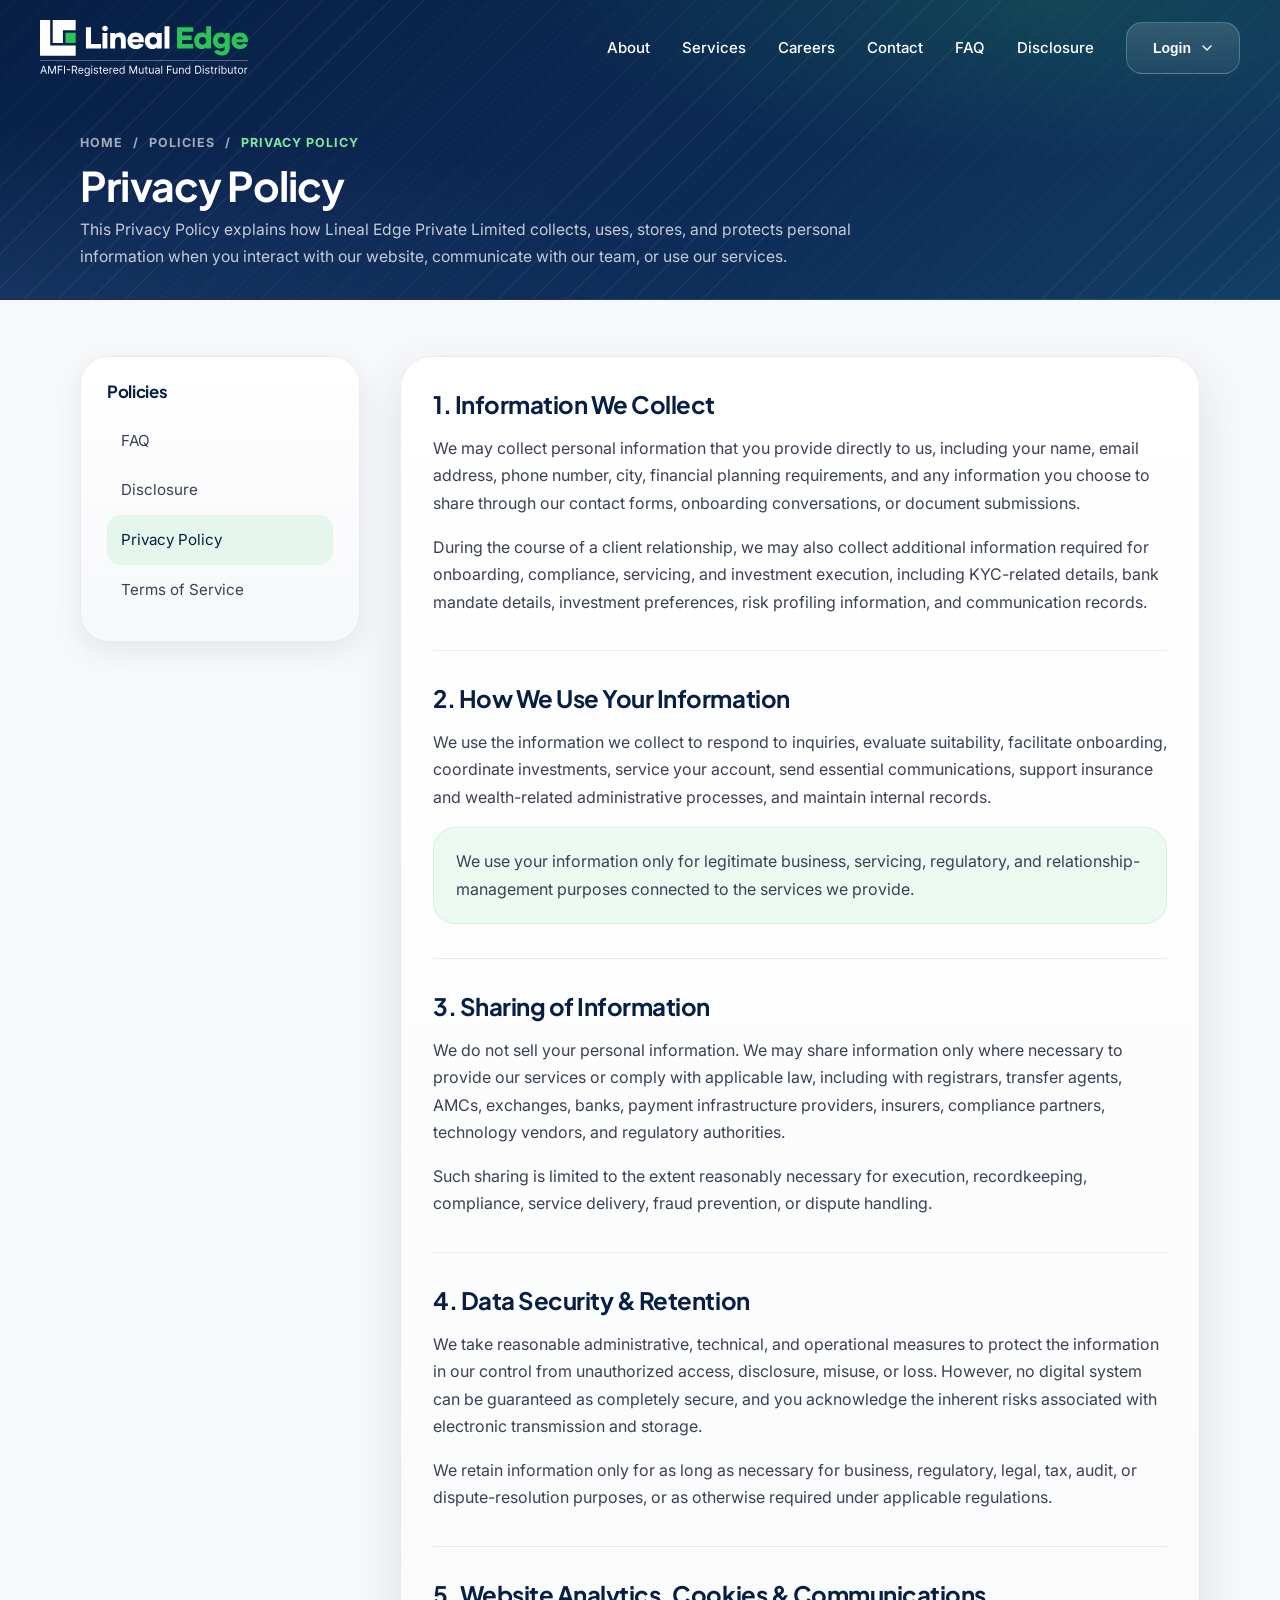
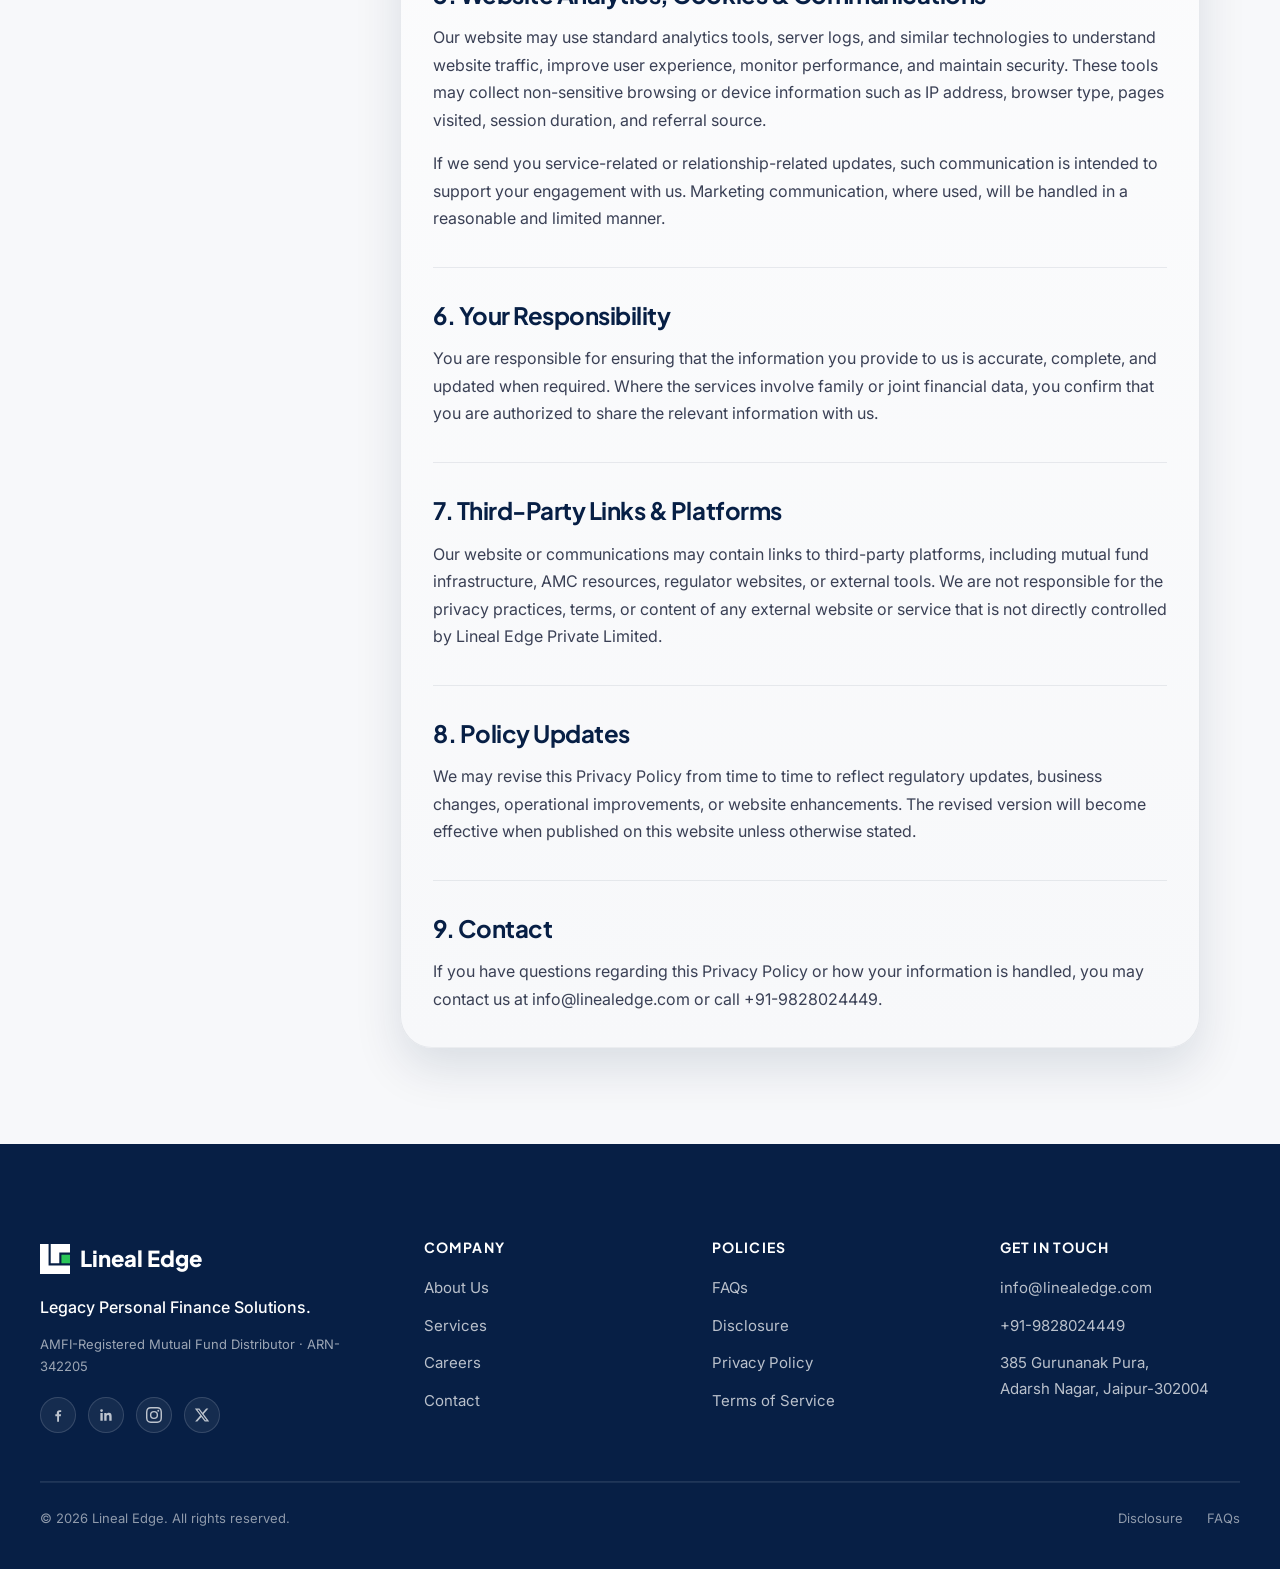
<file: policies/privacy-policy.html>
<!doctype html>
<html lang="en">
<head>
<meta charset="utf-8" />
<meta name="viewport" content="width=device-width,initial-scale=1" />
<title>Privacy Policy | Lineal Edge Private Limited</title>
<meta name="description" content="Understand how Lineal Edge collects, uses, and protects client and website data across financial planning, communication, and service delivery." />
<meta name="keywords" content="privacy policy financial services India, client data protection wealth firm, Lineal Edge privacy policy, financial advisory data security, mutual fund client data policy" />
<meta name="theme-color" content="#071F45" />
<link rel="icon" type="image/svg+xml" href="/assets/icons/search-favicon.svg" />
<link rel="alternate icon" type="image/png" sizes="96x96" href="/assets/icons/search-favicon.png" />
<link rel="canonical" href="https://linealedge.com/policies/privacy-policy" />
<meta property="og:site_name" content="Lineal Edge" />
<meta property="og:type" content="website" />
<meta property="og:title" content="Privacy Policy | Lineal Edge Private Limited" />
<meta property="og:description" content="Understand how Lineal Edge collects, uses, and protects client and website data across financial planning, communication, and service delivery." />
<meta property="og:url" content="https://linealedge.com/policies/privacy-policy" />
<meta property="og:image" content="https://linealedge.com/assets/images/hero-family-bg.png" />
<meta name="twitter:card" content="summary_large_image" />
<meta name="twitter:title" content="Privacy Policy | Lineal Edge Private Limited" />
<meta name="twitter:description" content="Understand how Lineal Edge collects, uses, and protects client and website data across financial planning, communication, and service delivery." />
<meta name="twitter:image" content="https://linealedge.com/assets/images/hero-family-bg.png" />
<link rel="icon" type="image/svg+xml" href="../assets/icons/favicon-light.svg" media="(prefers-color-scheme: light)" />
<link rel="icon" type="image/svg+xml" href="../assets/icons/favicon-dark.svg" media="(prefers-color-scheme: dark)" />
<link rel="alternate icon" type="image/svg+xml" href="../assets/icons/favicon-light.svg" />
<link rel="preconnect" href="https://fonts.googleapis.com" />
<link rel="preconnect" href="https://fonts.gstatic.com" crossorigin />
<link rel="stylesheet" href="https://fonts.googleapis.com/css2?family=Inter:wght@400;500;600;700&family=Plus+Jakarta+Sans:wght@500;600;700;800&display=swap" />
<link rel="stylesheet" href="../css/global.css" />
<link rel="stylesheet" href="../css/components.css" />
<link rel="stylesheet" href="../css/pages.css" />
<script type="application/ld+json">
{
  "@context": "https://schema.org",
  "@type": "BreadcrumbList",
  "itemListElement": [
    { "@type": "ListItem", "position": 1, "name": "Home", "item": "https://linealedge.com/" },
    { "@type": "ListItem", "position": 2, "name": "Policies", "item": "https://linealedge.com/policies/faq" },
    { "@type": "ListItem", "position": 3, "name": "Privacy Policy", "item": "https://linealedge.com/policies/privacy-policy" }
  ]
}
</script>
</head>
<body class="page-policy page-privacy" data-page="privacy" data-root="../">
<div data-include="header"></div>
<main>
	<section class="page-top">
		<div class="container page-top-inner">
			<div class="breadcrumb"><a href="/">Home</a><span>/</span><span>Policies</span><span>/</span><span class="current">Privacy Policy</span></div>
			<h1 class="page-heading">Privacy Policy</h1>
			<p class="page-subcopy">This Privacy Policy explains how Lineal Edge Private Limited collects, uses, stores, and protects personal information when you interact with our website, communicate with our team, or use our services.</p>
		</div>
	</section>

	<section class="section">
		<div class="container">
			<div class="policy-layout">
				<aside class="policy-side ui-panel hover-lift">
					<h3>Policies</h3>
					<a href="/policies/faq">FAQ</a>
					<a href="/policies/disclosure">Disclosure</a>
					<a href="/policies/privacy-policy" class="is-active">Privacy Policy</a>
					<a href="/policies/terms-of-service">Terms of Service</a>
				</aside>
				<div class="policy-card ui-card hover-lift">
					<section class="policy-section">
						<h2>1. Information We Collect</h2>
						<p>We may collect personal information that you provide directly to us, including your name, email address, phone number, city, financial planning requirements, and any information you choose to share through our contact forms, onboarding conversations, or document submissions.</p>
						<p>During the course of a client relationship, we may also collect additional information required for onboarding, compliance, servicing, and investment execution, including KYC-related details, bank mandate details, investment preferences, risk profiling information, and communication records.</p>
					</section>

					<section class="policy-section">
						<h2>2. How We Use Your Information</h2>
						<p>We use the information we collect to respond to inquiries, evaluate suitability, facilitate onboarding, coordinate investments, service your account, send essential communications, support insurance and wealth-related administrative processes, and maintain internal records.</p>
						<div class="policy-note">
							<p>We use your information only for legitimate business, servicing, regulatory, and relationship-management purposes connected to the services we provide.</p>
						</div>
					</section>

					<section class="policy-section">
						<h2>3. Sharing of Information</h2>
						<p>We do not sell your personal information. We may share information only where necessary to provide our services or comply with applicable law, including with registrars, transfer agents, AMCs, exchanges, banks, payment infrastructure providers, insurers, compliance partners, technology vendors, and regulatory authorities.</p>
						<p>Such sharing is limited to the extent reasonably necessary for execution, recordkeeping, compliance, service delivery, fraud prevention, or dispute handling.</p>
					</section>

					<section class="policy-section">
						<h2>4. Data Security &amp; Retention</h2>
						<p>We take reasonable administrative, technical, and operational measures to protect the information in our control from unauthorized access, disclosure, misuse, or loss. However, no digital system can be guaranteed as completely secure, and you acknowledge the inherent risks associated with electronic transmission and storage.</p>
						<p>We retain information only for as long as necessary for business, regulatory, legal, tax, audit, or dispute-resolution purposes, or as otherwise required under applicable regulations.</p>
					</section>

					<section class="policy-section">
						<h2>5. Website Analytics, Cookies &amp; Communications</h2>
						<p>Our website may use standard analytics tools, server logs, and similar technologies to understand website traffic, improve user experience, monitor performance, and maintain security. These tools may collect non-sensitive browsing or device information such as IP address, browser type, pages visited, session duration, and referral source.</p>
						<p>If we send you service-related or relationship-related updates, such communication is intended to support your engagement with us. Marketing communication, where used, will be handled in a reasonable and limited manner.</p>
					</section>

					<section class="policy-section">
						<h2>6. Your Responsibility</h2>
						<p>You are responsible for ensuring that the information you provide to us is accurate, complete, and updated when required. Where the services involve family or joint financial data, you confirm that you are authorized to share the relevant information with us.</p>
					</section>

					<section class="policy-section">
						<h2>7. Third-Party Links &amp; Platforms</h2>
						<p>Our website or communications may contain links to third-party platforms, including mutual fund infrastructure, AMC resources, regulator websites, or external tools. We are not responsible for the privacy practices, terms, or content of any external website or service that is not directly controlled by Lineal Edge Private Limited.</p>
					</section>

					<section class="policy-section">
						<h2>8. Policy Updates</h2>
						<p>We may revise this Privacy Policy from time to time to reflect regulatory updates, business changes, operational improvements, or website enhancements. The revised version will become effective when published on this website unless otherwise stated.</p>
					</section>

					<section class="policy-section">
						<h2>9. Contact</h2>
						<p>If you have questions regarding this Privacy Policy or how your information is handled, you may contact us at <a href="mailto:info@linealedge.com">info@linealedge.com</a> or call <a href="tel:+919828024449">+91-9828024449</a>.</p>
					</section>
				</div>
			</div>
		</div>
	</section>
</main>

<div data-include="footer"></div>

<script src="../js/main.js" defer></script>
</body>
</html>
</file>
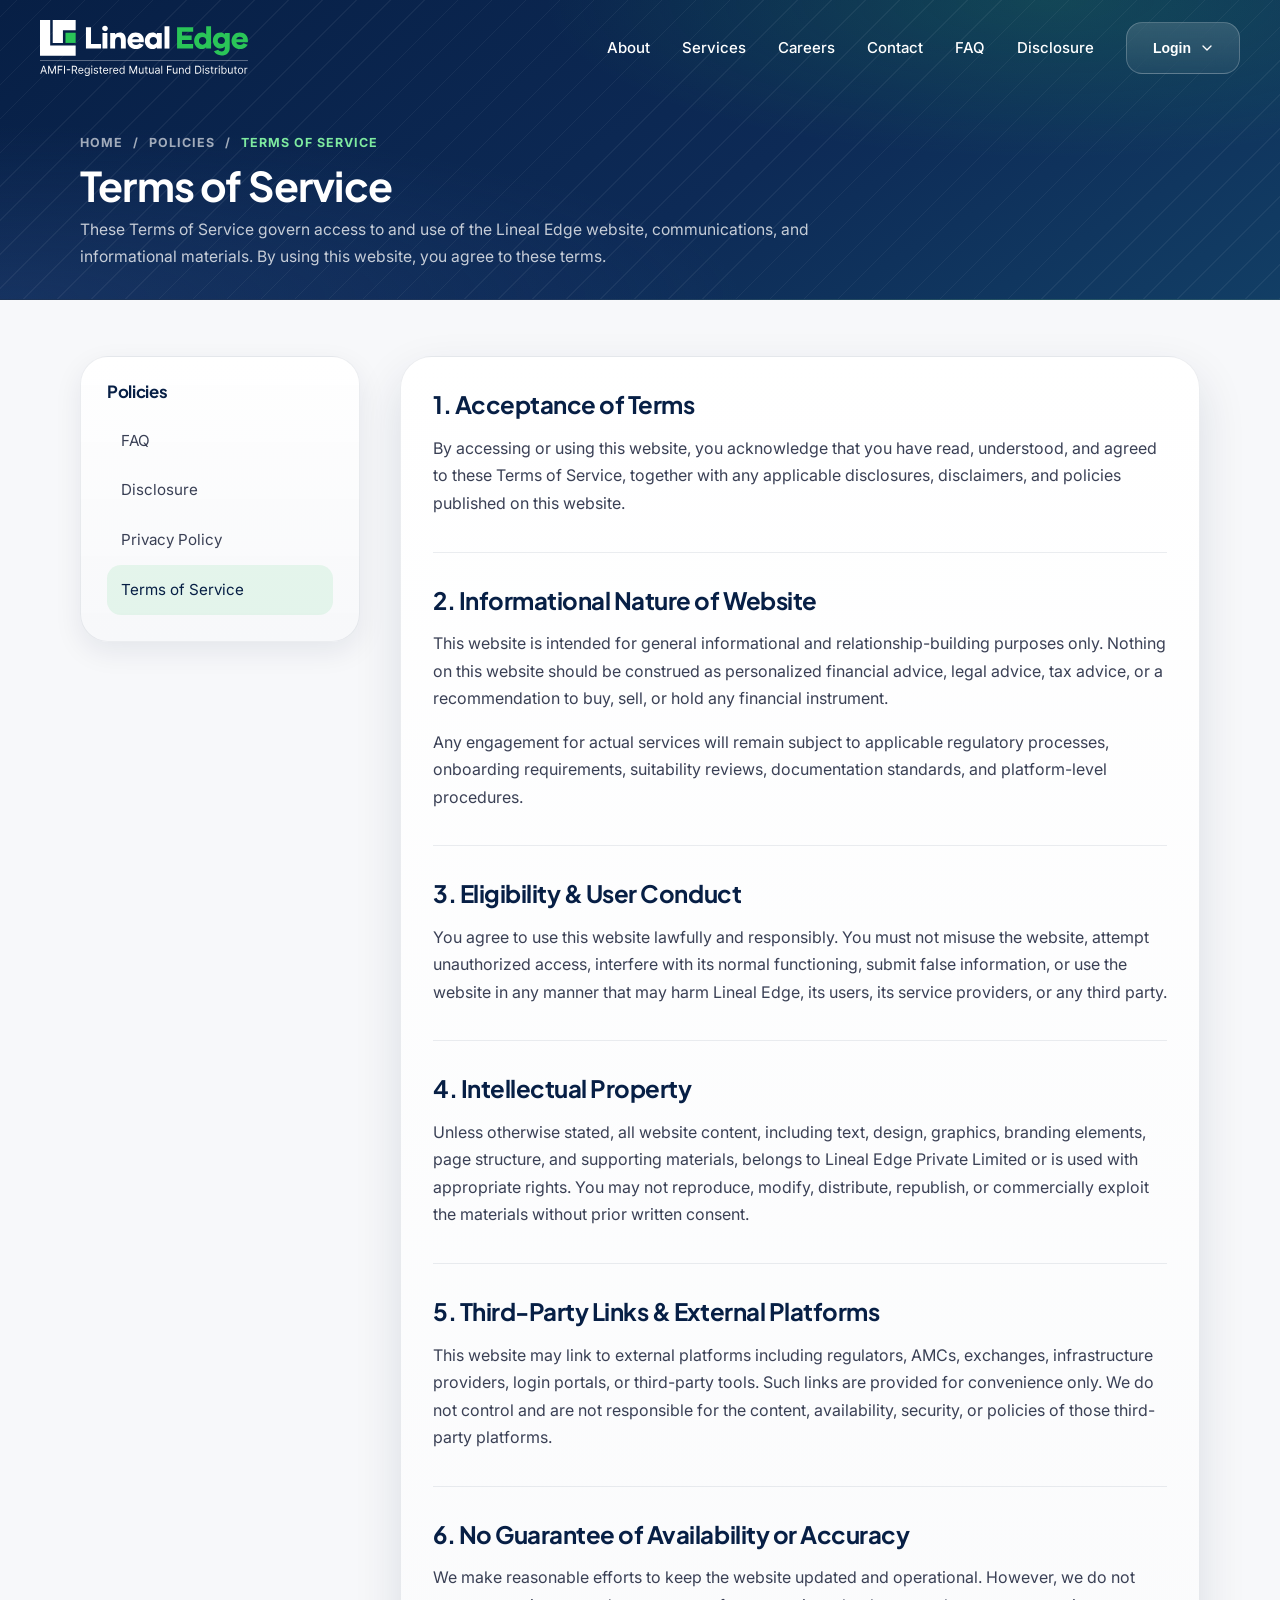
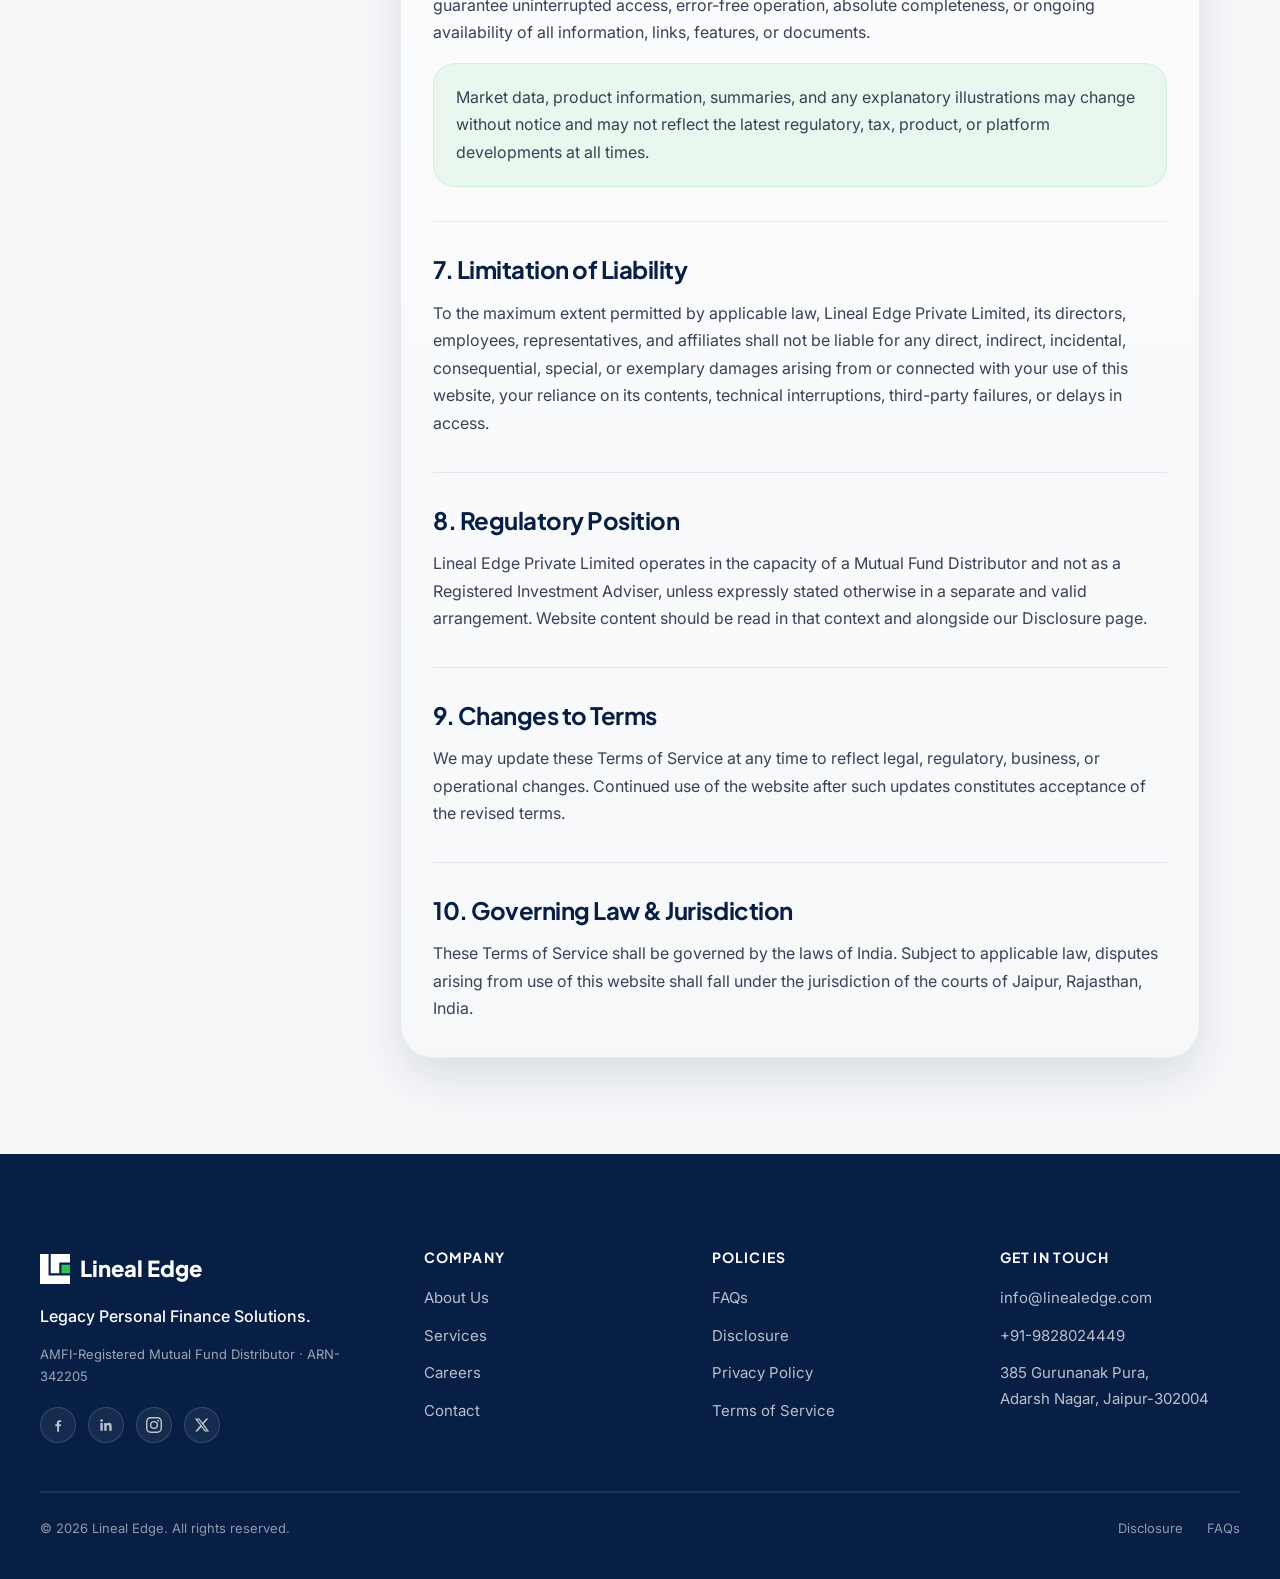
<file: policies/terms-of-service.html>
<!doctype html>
<html lang="en">
<head>
<meta charset="utf-8" />
<meta name="viewport" content="width=device-width,initial-scale=1" />
<title>Terms of Service | Lineal Edge Private Limited</title>
<meta name="description" content="Review the terms governing the use of the Lineal Edge website, including access, limitations, external links, and regulatory context." />
<meta name="keywords" content="terms of service financial website India, Lineal Edge terms, wealth advisory website terms Jaipur, mutual fund distributor website terms, financial services disclaimer terms" />
<meta name="theme-color" content="#071F45" />
<link rel="icon" type="image/svg+xml" href="/assets/icons/search-favicon.svg" />
<link rel="alternate icon" type="image/png" sizes="96x96" href="/assets/icons/search-favicon.png" />
<link rel="canonical" href="https://linealedge.com/policies/terms-of-service" />
<meta property="og:site_name" content="Lineal Edge" />
<meta property="og:type" content="website" />
<meta property="og:title" content="Terms of Service | Lineal Edge Private Limited" />
<meta property="og:description" content="Review the terms governing the use of the Lineal Edge website, including access, limitations, external links, and regulatory context." />
<meta property="og:url" content="https://linealedge.com/policies/terms-of-service" />
<meta property="og:image" content="https://linealedge.com/assets/images/hero-family-bg.png" />
<meta name="twitter:card" content="summary_large_image" />
<meta name="twitter:title" content="Terms of Service | Lineal Edge Private Limited" />
<meta name="twitter:description" content="Review the terms governing the use of the Lineal Edge website, including access, limitations, external links, and regulatory context." />
<meta name="twitter:image" content="https://linealedge.com/assets/images/hero-family-bg.png" />
<link rel="icon" type="image/svg+xml" href="../assets/icons/favicon-light.svg" media="(prefers-color-scheme: light)" />
<link rel="icon" type="image/svg+xml" href="../assets/icons/favicon-dark.svg" media="(prefers-color-scheme: dark)" />
<link rel="alternate icon" type="image/svg+xml" href="../assets/icons/favicon-light.svg" />
<link rel="preconnect" href="https://fonts.googleapis.com" />
<link rel="preconnect" href="https://fonts.gstatic.com" crossorigin />
<link rel="stylesheet" href="https://fonts.googleapis.com/css2?family=Inter:wght@400;500;600;700&family=Plus+Jakarta+Sans:wght@500;600;700;800&display=swap" />
<link rel="stylesheet" href="../css/global.css" />
<link rel="stylesheet" href="../css/components.css" />
<link rel="stylesheet" href="../css/pages.css" />
<script type="application/ld+json">
{
  "@context": "https://schema.org",
  "@type": "BreadcrumbList",
  "itemListElement": [
    { "@type": "ListItem", "position": 1, "name": "Home", "item": "https://linealedge.com/" },
    { "@type": "ListItem", "position": 2, "name": "Policies", "item": "https://linealedge.com/policies/faq" },
    { "@type": "ListItem", "position": 3, "name": "Terms of Service", "item": "https://linealedge.com/policies/terms-of-service" }
  ]
}
</script>
</head>
<body class="page-policy page-terms" data-page="terms" data-root="../">
<div data-include="header"></div>
<main>
	<section class="page-top">
		<div class="container page-top-inner">
			<div class="breadcrumb"><a href="/">Home</a><span>/</span><span>Policies</span><span>/</span><span class="current">Terms of Service</span></div>
			<h1 class="page-heading">Terms of Service</h1>
			<p class="page-subcopy">These Terms of Service govern access to and use of the Lineal Edge website, communications, and informational materials. By using this website, you agree to these terms.</p>
		</div>
	</section>

	<section class="section">
		<div class="container">
			<div class="policy-layout">
				<aside class="policy-side ui-panel hover-lift">
					<h3>Policies</h3>
					<a href="/policies/faq">FAQ</a>
					<a href="/policies/disclosure">Disclosure</a>
					<a href="/policies/privacy-policy">Privacy Policy</a>
					<a href="/policies/terms-of-service" class="is-active">Terms of Service</a>
				</aside>
				<div class="policy-card ui-card hover-lift">
					<section class="policy-section">
						<h2>1. Acceptance of Terms</h2>
						<p>By accessing or using this website, you acknowledge that you have read, understood, and agreed to these Terms of Service, together with any applicable disclosures, disclaimers, and policies published on this website.</p>
					</section>

					<section class="policy-section">
						<h2>2. Informational Nature of Website</h2>
						<p>This website is intended for general informational and relationship-building purposes only. Nothing on this website should be construed as personalized financial advice, legal advice, tax advice, or a recommendation to buy, sell, or hold any financial instrument.</p>
						<p>Any engagement for actual services will remain subject to applicable regulatory processes, onboarding requirements, suitability reviews, documentation standards, and platform-level procedures.</p>
					</section>

					<section class="policy-section">
						<h2>3. Eligibility &amp; User Conduct</h2>
						<p>You agree to use this website lawfully and responsibly. You must not misuse the website, attempt unauthorized access, interfere with its normal functioning, submit false information, or use the website in any manner that may harm Lineal Edge, its users, its service providers, or any third party.</p>
					</section>

					<section class="policy-section">
						<h2>4. Intellectual Property</h2>
						<p>Unless otherwise stated, all website content, including text, design, graphics, branding elements, page structure, and supporting materials, belongs to Lineal Edge Private Limited or is used with appropriate rights. You may not reproduce, modify, distribute, republish, or commercially exploit the materials without prior written consent.</p>
					</section>

					<section class="policy-section">
						<h2>5. Third-Party Links &amp; External Platforms</h2>
						<p>This website may link to external platforms including regulators, AMCs, exchanges, infrastructure providers, login portals, or third-party tools. Such links are provided for convenience only. We do not control and are not responsible for the content, availability, security, or policies of those third-party platforms.</p>
					</section>

					<section class="policy-section">
						<h2>6. No Guarantee of Availability or Accuracy</h2>
						<p>We make reasonable efforts to keep the website updated and operational. However, we do not guarantee uninterrupted access, error-free operation, absolute completeness, or ongoing availability of all information, links, features, or documents.</p>
						<div class="policy-note">
							<p>Market data, product information, summaries, and any explanatory illustrations may change without notice and may not reflect the latest regulatory, tax, product, or platform developments at all times.</p>
						</div>
					</section>

					<section class="policy-section">
						<h2>7. Limitation of Liability</h2>
						<p>To the maximum extent permitted by applicable law, Lineal Edge Private Limited, its directors, employees, representatives, and affiliates shall not be liable for any direct, indirect, incidental, consequential, special, or exemplary damages arising from or connected with your use of this website, your reliance on its contents, technical interruptions, third-party failures, or delays in access.</p>
					</section>

					<section class="policy-section">
						<h2>8. Regulatory Position</h2>
						<p>Lineal Edge Private Limited operates in the capacity of a Mutual Fund Distributor and not as a Registered Investment Adviser, unless expressly stated otherwise in a separate and valid arrangement. Website content should be read in that context and alongside our Disclosure page.</p>
					</section>

					<section class="policy-section">
						<h2>9. Changes to Terms</h2>
						<p>We may update these Terms of Service at any time to reflect legal, regulatory, business, or operational changes. Continued use of the website after such updates constitutes acceptance of the revised terms.</p>
					</section>

					<section class="policy-section">
						<h2>10. Governing Law &amp; Jurisdiction</h2>
						<p>These Terms of Service shall be governed by the laws of India. Subject to applicable law, disputes arising from use of this website shall fall under the jurisdiction of the courts of Jaipur, Rajasthan, India.</p>
					</section>
				</div>
			</div>
		</div>
	</section>
</main>

<div data-include="footer"></div>

<script src="../js/main.js" defer></script>
</body>
</html>
</file>
<file: css/global.css>
:root {
  --navy: #071F45;
  --navy-mid: #1A3260;
  --navy-light: #2A4A80;
  --green: #2AC558;
  --green-dark: #28A84F;
  --green-light: #7EEAA0;
  --off-white: #F7F8FA;
  --white: #FFFFFF;
  --gray-dark: #3A4055;
  --gray: #8A91A8;
  --border: #E2E6EE;
  --font-display: 'Plus Jakarta Sans', system-ui, sans-serif;
  --font-body: 'Inter', system-ui, sans-serif;
  --sp-2: 8px;
  --sp-3: 12px;
  --sp-4: 16px;
  --sp-5: 20px;
  --sp-6: 24px;
  --sp-8: 32px;
  --sp-10: 40px;
  --sp-12: 48px;
  --sp-16: 64px;
  --sp-20: 80px;
  --sp-24: 96px;
  --r-md: 10px;
  --r-lg: 16px;
  --r-xl: 24px;
  --r-2xl: 32px;
  --r-pill: 999px;
  --sh-soft: 0 10px 28px rgba(7,31,69,0.08);
  --sh-md: 0 20px 48px rgba(7,31,69,0.12);
  --sh-lg: 0 24px 56px rgba(7,31,69,0.16);
  --sh-green: 0 16px 36px rgba(42,197,88,0.22);
  --surface-1: linear-gradient(180deg, rgba(255,255,255,1) 0%, rgba(247,248,250,1) 100%);
  --surface-2: linear-gradient(180deg, rgba(255,255,255,0.98) 0%, rgba(250,251,253,1) 100%);
  --surface-border: rgba(7,31,69,0.08);
  --section-space: var(--sp-24);
  --section-space-tight: 56px;
  --title-xl: clamp(2rem, 4vw, 3.35rem);
  --title-lg: clamp(1.9rem, 3.2vw, 2.7rem);
  --copy-lg: 1.02rem;
  --ease: cubic-bezier(0.22, 1, 0.36, 1);
  --dur: 280ms;
}

*, *::before, *::after { box-sizing: border-box; }
html, body { margin: 0; padding: 0; }
html { overflow-x: clip; }
body {
  font-family: var(--font-body);
  color: var(--gray-dark);
  background: var(--off-white);
  line-height: 1.6;
  -webkit-font-smoothing: antialiased;
  overflow-x: clip;
}
a { color: inherit; text-decoration: none; }
img, svg { display: block; max-width: 100%; }
h1, h2, h3, h4, h5, p { margin: 0; }
h1, h2, h3, h4 {
  font-family: var(--font-display);
  color: var(--navy);
  letter-spacing: -0.02em;
  line-height: 1.08;
}
.container {
  width: min(1280px, calc(100% - 40px));
  margin: 0 auto;
}
main { display: block; }
.section { padding: var(--section-space) 0; }
.section-title { font-size: var(--title-xl); }
.section-copy { color: var(--gray-dark); }
.visually-hidden {
  position: absolute;
  width: 1px;
  height: 1px;
  padding: 0;
  margin: -1px;
  overflow: hidden;
  clip: rect(0, 0, 0, 0);
  white-space: nowrap;
  border: 0;
}
@media (max-width: 900px) {
  .container { width: min(1280px, calc(100% - 24px)); }
  .section { padding: 72px 0; }
}

@media (max-width: 600px) {
  .section { padding: 56px 0; }
}
</file>
<file: css/components.css>
.eyebrow {
  display: inline-flex;
  align-items: center;
  gap: 10px;
  font-size: 0.72rem;
  font-weight: 700;
  letter-spacing: 0.08em;
  text-transform: uppercase;
  color: var(--green-dark);
}
.eyebrow::before {
  content: "";
  width: 28px;
  height: 2px;
  background: var(--green);
  border-radius: 99px;
}
.eyebrow--light { color: var(--green-light); }
.breadcrumb {
  display: inline-flex;
  align-items: center;
  gap: 10px;
  font-size: 0.78rem;
  font-weight: 700;
  letter-spacing: 0.08em;
  text-transform: uppercase;
  color: rgba(255,255,255,0.62);
}
.breadcrumb a { color: inherit; transition: color var(--dur) var(--ease); }
.breadcrumb a:hover { color: var(--green-light); }
.breadcrumb .current { color: var(--green-light); }
.le-btn {
  position: relative;
  display: inline-flex;
  align-items: center;
  justify-content: center;
  height: 54px;
  padding: 0 30px;
  border-radius: var(--r-md);
  font-size: 0.9375rem;
  font-weight: 600;
  border: 1px solid transparent;
  cursor: pointer;
  overflow: hidden;
  white-space: nowrap;
  transition: background-color var(--dur) var(--ease), color var(--dur) var(--ease), border-color var(--dur) var(--ease), box-shadow var(--dur) var(--ease), transform var(--dur) var(--ease);
}
.le-btn .lbl { transition: opacity var(--dur) var(--ease), transform var(--dur) var(--ease); }
.le-btn .arr {
  position: absolute;
  left: 50%;
  top: 50%;
  opacity: 0;
  transform: translate(-50%, -50%) translateX(-40px);
  transition: transform var(--dur) var(--ease), opacity var(--dur) var(--ease);
}
.le-btn:hover .lbl { opacity: 0; transform: translateX(30px); }
.le-btn:hover .arr { opacity: 1; transform: translate(-50%, -50%) translateX(0); }
.le-btn--primary { background: var(--green); color: var(--navy); box-shadow: var(--sh-green); }
.le-btn--primary:hover { background: var(--green-dark); color: var(--white); transform: translateY(-2px); }
.le-btn--secondary { background: transparent; color: var(--white); border-color: rgba(255,255,255,0.28); }
.le-btn--secondary:hover { background: var(--white); color: var(--navy); border-color: var(--white); transform: translateY(-2px); }
.le-btn--lg { height: 60px; padding: 0 36px; font-size: 1rem; }
.navbar {
  position: fixed; top: 0; left: 0; right: 0; z-index: 100;
  display: flex; align-items: center; justify-content: space-between;
  padding: var(--sp-5) var(--sp-10);
  transition: background-color var(--dur) var(--ease), backdrop-filter var(--dur) var(--ease), box-shadow var(--dur) var(--ease);
}
.navbar.is-transparent { background: transparent; }
.navbar.is-solid { background: rgba(255,255,255,0.92); backdrop-filter: blur(14px); -webkit-backdrop-filter: blur(14px); box-shadow: 0 1px 0 rgba(7,31,69,0.06); }
.nav-logo { display: flex; align-items: center; }
.nav-logo img { height: 56px; width: auto; }
.nav-logo-light { display: none; }
.is-transparent .nav-logo-dark { display: none; }
.is-transparent .nav-logo-light { display: block; }
.is-solid .nav-logo-dark { display: block; }
.is-solid .nav-logo-light { display: none; }
.nav-toggle {
  display: none;
  width: 48px;
  height: 48px;
  padding: 0;
  border-radius: 14px;
  border: 1px solid transparent;
  background: transparent;
  align-items: center;
  justify-content: center;
  flex-direction: column;
  gap: 5px;
  cursor: pointer;
  transition: background-color var(--dur) var(--ease), border-color var(--dur) var(--ease), box-shadow var(--dur) var(--ease);
}
.nav-toggle span {
  display: block;
  width: 18px;
  height: 2px;
  border-radius: 99px;
  background: currentColor;
  transition: transform var(--dur) var(--ease), opacity var(--dur) var(--ease);
}
.is-transparent .nav-toggle { color: var(--white); border-color: rgba(255,255,255,0.18); }
.is-solid .nav-toggle { color: var(--navy); border-color: rgba(7,31,69,0.1); background: rgba(255,255,255,0.84); }
.nav-open .nav-toggle span:nth-child(1) { transform: translateY(7px) rotate(45deg); }
.nav-open .nav-toggle span:nth-child(2) { opacity: 0; }
.nav-open .nav-toggle span:nth-child(3) { transform: translateY(-7px) rotate(-45deg); }
.nav-links { display: flex; align-items: center; gap: var(--sp-8); }
.nav-link { position: relative; font-size: 0.9375rem; font-weight: 500; transition: color var(--dur) var(--ease); }
.is-transparent .nav-link { color: var(--white); }
.is-solid .nav-link { color: var(--navy); }
.nav-link::after {
  content: ""; position: absolute; left: 0; bottom: -10px; width: 100%; height: 2px; border-radius: 99px;
  transform: scaleX(0); transform-origin: left center; transition: transform var(--dur) var(--ease);
}
.is-transparent .nav-link::after { background: var(--green-light); }
.is-solid .nav-link::after { background: var(--green); }
.nav-link:hover, .nav-link.is-active { color: var(--green); }
.nav-link:hover::after, .nav-link.is-active::after { transform: scaleX(1); }
.nav-login { position: relative; padding-bottom: 18px; margin-bottom: -18px; }
.nav-login::after { content: ""; position: absolute; left: 0; right: 0; top: 100%; height: 24px; }
.nav-login-toggle {
  display: inline-flex; align-items: center; justify-content: center; gap: 8px; height: 52px; padding: 0 24px 0 26px;
  border-radius: 16px; font-size: 0.875rem; font-weight: 600; background: transparent; border: 1px solid; cursor: pointer;
  transition: color var(--dur) var(--ease), border-color var(--dur) var(--ease), background-color var(--dur) var(--ease), box-shadow var(--dur) var(--ease);
}
.nav-login-toggle svg { width: 16px; height: 16px; transition: transform var(--dur) var(--ease); }
.nav-login.is-open .nav-login-toggle svg { transform: rotate(180deg); }
.is-transparent .nav-login-toggle { color: var(--white); border-color: rgba(255,255,255,0.22); background: linear-gradient(180deg, rgba(255,255,255,0.14) 0%, rgba(255,255,255,0.06) 100%); backdrop-filter: blur(12px); -webkit-backdrop-filter: blur(12px); }
.is-solid .nav-login-toggle { color: var(--navy); border-color: rgba(7,31,69,0.12); background: linear-gradient(180deg, rgba(255,255,255,0.92) 0%, rgba(244,247,250,0.98) 100%); box-shadow: 0 8px 24px rgba(7,31,69,0.05); }
.nav-login-menu {
  position: absolute; top: calc(100% + 6px); right: 0; width: 320px; padding: 12px; border-radius: 22px;
  background: linear-gradient(180deg, rgba(255,255,255,0.98) 0%, rgba(246,248,251,0.99) 100%);
  border: 1px solid rgba(7,31,69,0.09); box-shadow: 0 28px 70px rgba(7,31,69,0.18);
  backdrop-filter: blur(18px); -webkit-backdrop-filter: blur(18px); opacity: 0; transform: translateY(10px); visibility: hidden;
  transition: opacity var(--dur) var(--ease), transform var(--dur) var(--ease), visibility 0s linear var(--dur);
}
.nav-login.is-open .nav-login-menu { opacity: 1; transform: translateY(0); visibility: visible; transition-delay: 0s; }
.portal-link {
  display: grid; grid-template-columns: 48px 1fr 18px; gap: 14px; align-items: center; padding: 16px; border-radius: 18px;
  color: var(--navy); transition: background-color var(--dur) var(--ease), transform var(--dur) var(--ease), box-shadow var(--dur) var(--ease);
}
.portal-link:hover { background: rgba(42,197,88,0.08); transform: translateY(-1px); }
.portal-icon {
  width: 48px; height: 48px; border-radius: 15px; display: grid; place-items: center;
  background: linear-gradient(180deg, rgba(42,197,88,0.12) 0%, rgba(42,74,128,0.08) 100%);
  color: var(--navy);
}
.portal-title { font-weight: 700; }
.portal-arrow { color: var(--gray); }
.page-top {
  padding-top: 160px; padding-bottom: 38px; position: relative;
  background: radial-gradient(circle at 90% 10%, rgba(42,197,88,0.18) 0%, transparent 34%), linear-gradient(135deg, #071F45 0%, #0E2D61 100%);
  overflow: hidden;
}
.page-top::before {
  content: ""; position: absolute; inset: 0; pointer-events: none;
  background: repeating-linear-gradient(-45deg, rgba(255,255,255,0.05) 0 1px, transparent 1px 24px);
}
.page-top-inner { position: relative; z-index: 1; display: grid; gap: 14px; }
.page-heading { color: var(--white); font-size: clamp(2.2rem, 4vw, 3.7rem); }
.page-subcopy { color: rgba(255,255,255,0.78); max-width: 640px; }
.cta {
  padding: 0 var(--sp-10) var(--sp-24);
}
.cta-inner {
  max-width: 1280px; margin: 0 auto; border-radius: 32px; padding: clamp(28px, 4vw, 48px);
  background: linear-gradient(135deg, #071F45 0%, #123767 100%); color: var(--white);
  display: flex; align-items: center; justify-content: space-between; gap: var(--sp-8);
  box-shadow: 0 24px 64px rgba(7,31,69,0.18);
}
.cta-title { color: var(--white); font-size: clamp(2rem, 4vw, 3rem); }
.cta-desc { margin-top: 10px; color: rgba(255,255,255,0.76); max-width: 620px; }
.footer {
  background: #071F45; color: rgba(255,255,255,0.78); padding: 64px 40px 24px;
}
.footer-inner {
  max-width: 1280px; margin: 0 auto; display: grid; grid-template-columns: 1.25fr repeat(3, minmax(0, 1fr)); gap: 32px;
}
.footer-logo { display: inline-flex; align-items: center; gap: 12px; font-family: var(--font-display); font-weight: 700; color: var(--white); }
.footer-tagline, .footer-arn { margin-top: 14px; }
.footer-social { display: flex; align-items: center; gap: 10px; margin-top: 18px; }
.footer-social a {
  width: 38px; height: 38px; border-radius: 999px; display: inline-flex; align-items: center; justify-content: center;
  border: 1px solid rgba(255,255,255,0.14); color: var(--white); transition: transform var(--dur) var(--ease), border-color var(--dur) var(--ease), background-color var(--dur) var(--ease);
}
.footer-social a:hover { transform: translateY(-2px); background: rgba(255,255,255,0.08); border-color: rgba(255,255,255,0.32); }
.footer-col h4 { color: var(--white); font-size: 1rem; margin-bottom: 16px; }
.footer-col-body { display: grid; gap: 12px; }
.footer-link { color: rgba(255,255,255,0.72); }
.footer-link:hover { color: var(--green-light); }
.footer-bottom {
  max-width: 1280px; margin: 28px auto 0; padding-top: 22px; border-top: 1px solid rgba(255,255,255,0.08);
  display: flex; align-items: center; justify-content: space-between; gap: 16px; color: rgba(255,255,255,0.56);
}
.footer-bottom-links { display: flex; gap: 16px; }
.footer-bottom-links a:hover { color: var(--green-light); }
@media (max-width: 1100px) {
  .navbar { padding: 18px 20px; }
  .nav-links { gap: 18px; }
  .cta-inner, .footer-inner { grid-template-columns: 1fr; }
  .cta-inner { display: grid; }
}
@media (max-width: 900px) {
  .nav-links { gap: 14px; flex-wrap: wrap; justify-content: flex-end; }
  .nav-logo img { height: 46px; }
  .page-top { padding-top: 136px; }
  .footer { padding-inline: 20px; }
}
@media (max-width: 680px) {
  .navbar { align-items: flex-start; gap: 14px; }
  .nav-toggle { display: inline-flex; }
  .nav-links {
    position: absolute;
    top: calc(100% + 12px);
    left: 20px;
    right: 20px;
    width: auto;
    display: none;
    flex-direction: column;
    align-items: stretch;
    justify-content: flex-start;
    gap: 12px;
    padding: 18px;
    border-radius: 24px;
    background: rgba(255,255,255,0.98);
    border: 1px solid rgba(7,31,69,0.08);
    box-shadow: 0 24px 48px rgba(7,31,69,0.14);
  }
  .nav-links.is-open { display: flex; }
  .nav-link { font-size: 0.95rem; color: var(--navy) !important; }
  .nav-link::after { bottom: -4px; }
  .nav-login { padding-bottom: 0; margin-bottom: 0; }
  .nav-login::after { display: none; }
  .nav-login-toggle {
    width: 100%;
    justify-content: space-between;
    color: var(--navy) !important;
    border-color: rgba(7,31,69,0.1) !important;
    background: rgba(247,248,250,1) !important;
    box-shadow: none !important;
  }
  .nav-login-menu { width: min(320px, calc(100vw - 28px)); right: 0; }
  .footer-bottom { flex-direction: column; align-items: flex-start; }
}

@media (max-width: 560px) {
  .le-btn,
  .le-btn--lg {
    min-height: 52px;
    height: auto;
    padding: 14px 20px;
    white-space: normal;
    text-align: center;
    line-height: 1.35;
  }
  .cta {
    padding-inline: 20px;
  }
  .cta-inner {
    padding: 24px 20px;
    gap: var(--sp-6);
  }
  .page-top {
    padding-top: 122px;
    padding-bottom: 24px;
  }
  .page-heading,
  .cta-title {
    overflow-wrap: anywhere;
  }
}

.fade-in,
.slide-up {
	opacity: 0;
	will-change: transform, opacity;
}

.fade-in {
	transition: opacity 0.4s var(--ease);
}

.slide-up {
	transform: translate3d(0, 24px, 0);
	transition: transform 0.6s var(--ease), opacity 0.6s var(--ease);
}

.fade-in.is-visible,
.slide-up.is-visible {
	opacity: 1;
}

.slide-up.is-visible {
	transform: translate3d(0, 0, 0);
}

.hover-lift {
	transition: transform 0.35s var(--ease), box-shadow 0.35s var(--ease), opacity 0.35s var(--ease);
}

.hover-lift:hover {
	transform: translateY(-4px);
}

.hover-opacity {
	transition: opacity 0.3s var(--ease);
}

.hover-opacity:hover {
	opacity: 0.82;
}

[data-include] {
	display: block;
}

body.route-loader-active {
	overflow: hidden;
}

.route-loader {
	position: fixed;
	inset: 0;
	z-index: 9999;
	display: grid;
	place-items: center;
	padding: 20px;
	--route-loader-accent: #39b54a;
	--route-loader-accent-soft: rgba(57, 181, 74, 0.18);
	--route-loader-accent-secondary: rgba(26, 50, 96, 0.08);
	background:
		radial-gradient(circle at 50% 30%, var(--route-loader-accent-soft), transparent 34%),
		linear-gradient(180deg, rgba(247, 248, 250, 0.82), rgba(247, 248, 250, 0.96));
	-webkit-backdrop-filter: blur(14px);
	backdrop-filter: blur(14px);
	opacity: 0;
	visibility: hidden;
	pointer-events: none;
	transition: opacity 160ms ease, visibility 160ms ease;
}

.route-loader.is-visible {
	opacity: 1;
	visibility: visible;
	pointer-events: auto;
}

.route-loader-core {
	position: relative;
	width: min(124px, 24vw);
	height: min(124px, 24vw);
	display: grid;
	place-items: center;
	animation: routeLoaderCore 1.15s cubic-bezier(0.22, 1, 0.36, 1) infinite;
}

.route-loader-logo {
	width: 100%;
	height: auto;
	overflow: visible;
	filter: drop-shadow(0 10px 18px rgba(26, 50, 96, 0.08));
	transform-origin: center;
}

.route-loader-logo .logo-part-l,
.route-loader-logo .logo-part-e,
.route-loader-logo .logo-part-s {
	transform-box: fill-box;
	transform-origin: center;
	animation-duration: 850ms;
	animation-timing-function: cubic-bezier(0.22, 1, 0.36, 1);
	animation-fill-mode: both;
	animation-play-state: paused;
}

.route-loader.is-visible .route-loader-logo .logo-part-l {
	animation-name: routeLoaderPieceLeft;
	animation-play-state: running;
}

.route-loader.is-visible .route-loader-logo .logo-part-e {
	animation-name: routeLoaderPieceRight;
	animation-play-state: running;
	animation-delay: 120ms;
}

.route-loader.is-visible .route-loader-logo .logo-part-s {
	animation-name: routeLoaderPieceCenter;
	animation-play-state: running;
	animation-delay: 200ms;
}

.route-loader--services {
	--route-loader-accent: #39b54a;
	--route-loader-accent-soft: rgba(57, 181, 74, 0.18);
	--route-loader-accent-secondary: rgba(57, 181, 74, 0.08);
}

.route-loader--about {
	--route-loader-accent: #1a3260;
	--route-loader-accent-soft: rgba(26, 50, 96, 0.16);
	--route-loader-accent-secondary: rgba(57, 181, 74, 0.08);
}

.route-loader--careers {
	--route-loader-accent: #2e7d32;
	--route-loader-accent-soft: rgba(46, 125, 50, 0.18);
	--route-loader-accent-secondary: rgba(26, 50, 96, 0.08);
}

.route-loader--contact {
	--route-loader-accent: #bee6b5;
	--route-loader-accent-soft: rgba(190, 230, 181, 0.22);
	--route-loader-accent-secondary: rgba(26, 50, 96, 0.08);
}

.route-loader--login,
.route-loader--info,
.route-loader--default {
	--route-loader-accent: #39b54a;
	--route-loader-accent-soft: rgba(57, 181, 74, 0.16);
	--route-loader-accent-secondary: rgba(26, 50, 96, 0.08);
}

@keyframes routeLoaderCore {
	0%,
	100% {
		transform: scale(0.985) rotate(0deg);
	}

	25% {
		transform: scale(1.02) rotate(-1.5deg);
	}

	58% {
		transform: scale(1.055) rotate(1.5deg);
	}

	82% {
		transform: scale(1.005) rotate(0deg);
	}
}

@keyframes routeLoaderPieceLeft {
	0%,
	18% {
		transform: translate(-34px, 18px) rotate(-22deg) scale(0.72);
		opacity: 0;
	}

	66% {
		transform: translate(5px, -2px) rotate(1deg) scale(1.02);
		opacity: 1;
	}

	100% {
		transform: translate(0, 0) rotate(0deg) scale(1);
		opacity: 1;
	}
}

@keyframes routeLoaderPieceRight {
	0% {
		transform: translate(38px, -18px) rotate(20deg) scale(0.72);
		opacity: 0;
	}

	66% {
		opacity: 1;
		transform: translate(-4px, 2px) rotate(-1deg) scale(1.02);
	}

	100% {
		opacity: 1;
		transform: translate(0, 0) rotate(0deg) scale(1);
	}
}

@keyframes routeLoaderPieceCenter {
	0% {
		transform: translate(0, 34px) scale(0.68);
		opacity: 0;
	}

	66% {
		opacity: 1;
		transform: translate(0, -1px) scale(1.02);
	}

	100% {
		opacity: 1;
		transform: translate(0, 0) scale(1);
	}
}

@media (prefers-reduced-motion: reduce) {
	.route-loader,
	.route-loader-core,
	.route-loader-logo .logo-part-l,
	.route-loader-logo .logo-part-e,
	.route-loader-logo .logo-part-s {
		animation: none !important;
		transition: none !important;
	}
}

.ui-card,
.ui-panel {
	background: var(--surface-1);
	border: 1px solid var(--surface-border);
	box-shadow: var(--sh-soft);
	transition: transform 0.35s var(--ease), box-shadow 0.35s var(--ease), border-color 0.35s var(--ease);
}

.ui-card:hover,
.ui-panel:hover {
	transform: translateY(-4px);
	box-shadow: var(--sh-md);
	border-color: rgba(42, 197, 88, 0.16);
}

.ui-heading {
	font-family: var(--font-display);
	letter-spacing: -0.02em;
	line-height: 1.08;
	color: var(--navy);
}

.ui-copy {
	font-size: 1rem;
	line-height: 1.72;
	color: var(--gray-dark);
}
</file>
<file: css/pages.css>
/* Page-specific styles */

/* Home page */
body.page-home.home-intro-pending{
	overflow: hidden;
}

body.page-home .eyebrow{
	display: inline-flex;
	align-items: center;
	gap: 10px;
	font-size: 0.72rem;
	font-weight: 700;
	letter-spacing: 0.08em;
	text-transform: uppercase;
	color: var(--green-dark);
	margin-bottom: var(--sp-5);
}
body.page-home .eyebrow::before{
	content: '';
	width: 28px;
	height: 2px;
	background: var(--green);
	border-radius: 2px;
}
body.page-home .eyebrow--light{ color: var(--green-light); }
body.page-home .eyebrow--light::before{ background: var(--green); }
body.page-home .le-btn{
	position: relative;
	display: inline-flex;
	align-items: center;
	justify-content: center;
	height: 54px;
	padding: 0 30px;
	border-radius: var(--r-md);
	font-family: var(--font-body);
	font-size: 0.9375rem;
	font-weight: 600;
	letter-spacing: 0.01em;
	white-space: nowrap;
	cursor: pointer;
	overflow: hidden;
	border: 1px solid transparent;
	transition: background-color var(--dur) var(--ease),
	            color var(--dur) var(--ease),
	            border-color var(--dur) var(--ease),
	            box-shadow var(--dur) var(--ease),
	            transform var(--dur) var(--ease);
}
body.page-home .le-btn .lbl{
	display: inline-block;
	transition: opacity var(--dur) var(--ease), transform var(--dur) var(--ease);
}
body.page-home .le-btn .arr{
	position: absolute;
	left: 50%;
	top: 50%;
	transform: translate(-50%, -50%) translateX(-40px);
	opacity: 0;
	display: inline-flex;
	align-items: center;
	justify-content: center;
	transition: transform var(--dur) var(--ease), opacity var(--dur) var(--ease);
	pointer-events: none;
}
body.page-home .le-btn:hover .lbl{ opacity: 0; transform: translateX(30px); }
body.page-home .le-btn:hover .arr{ opacity: 1; transform: translate(-50%, -50%) translateX(0); }
body.page-home .le-btn--primary{
	background: var(--green);
	color: var(--navy);
	border-color: var(--green);
	box-shadow: var(--sh-green);
}
body.page-home .le-btn--primary:hover{
	background: var(--green-dark);
	border-color: var(--green-dark);
	color: var(--white);
	box-shadow: var(--sh-green-lg);
	transform: translateY(-2px);
}
body.page-home .le-btn--secondary{
	background: transparent;
	color: var(--navy);
	border-color: var(--navy);
}
body.page-home .le-btn--secondary:hover{
	background: var(--navy);
	color: var(--white);
	transform: translateY(-2px);
}
body.page-home .on-dark .le-btn--secondary{ color: var(--white); border-color: rgba(255,255,255,0.4); }
body.page-home .on-dark .le-btn--secondary:hover{ background: var(--white); color: var(--navy); border-color: var(--white); }
body.page-home .le-btn--lg{ height: 60px; padding: 0 36px; font-size: 1rem; }
body.page-home .navbar{
	position: fixed;
	top: 0; left: 0; right: 0;
	z-index: 100;
	display: flex;
	align-items: center;
	justify-content: space-between;
	padding: var(--sp-5) var(--sp-10);
	transition: background-color var(--dur) var(--ease),
	            backdrop-filter var(--dur) var(--ease),
	            box-shadow var(--dur) var(--ease),
	            opacity 0.8s var(--ease),
	            transform 0.8s var(--ease);
	opacity: 0;
	transform: translateY(-18px);
	pointer-events: none;
	animation: navReveal 0.8s var(--ease) 3.85s forwards;
}
body.page-home.home-intro-skip .navbar{
	opacity: 1;
	transform: translateY(0);
	pointer-events: auto;
	animation: none;
}
@keyframes navReveal{
	from{ opacity: 0; transform: translateY(-18px); pointer-events: none; }
	to{ opacity: 1; transform: translateY(0); pointer-events: auto; }
}
body.page-home .navbar.is-transparent{ background: transparent; }
body.page-home .navbar.is-solid{
	background: rgba(255, 255, 255, 0.92);
	backdrop-filter: blur(14px);
	-webkit-backdrop-filter: blur(14px);
	box-shadow: 0 1px 0 rgba(7, 31, 69, 0.06);
}
body.page-home .nav-logo{
	display: flex;
	align-items: center;
	flex-shrink: 0;
}
body.page-home .nav-logo img{
	display: block;
	height: 56px;
	width: auto;
}
body.page-home .nav-logo-light{ display: none; }
body.page-home .is-transparent .nav-logo-dark{ display: none; }
body.page-home .is-transparent .nav-logo-light{ display: block; }
body.page-home .is-solid .nav-logo-dark{ display: block; }
body.page-home .is-solid .nav-logo-light{ display: none; }
body.page-home .is-transparent .nav-link{ color: var(--white); }
body.page-home .is-solid .nav-link{ color: var(--navy); }
body.page-home .nav-links{ display: flex; align-items: center; gap: var(--sp-8); }
body.page-home .nav-link{
	position: relative;
	font-size: 0.9375rem;
	font-weight: 500;
	transition: color var(--dur) var(--ease);
}
body.page-home .nav-link::after{
	content: '';
	position: absolute;
	left: 0;
	bottom: -10px;
	width: 100%;
	height: 2px;
	border-radius: 999px;
	background: currentColor;
	transform: scaleX(0);
	transform-origin: left center;
	opacity: 0.85;
	transition: transform var(--dur) var(--ease), opacity var(--dur) var(--ease);
}
body.page-home .nav-link:hover{
	color: var(--green);
}
body.page-home .nav-link:hover::after, body.page-home .nav-link:focus-visible::after{
	transform: scaleX(1);
}
body.page-home .is-transparent .nav-link::after{ background: var(--green-light); }
body.page-home .is-solid .nav-link::after{ background: var(--green); }
body.page-home .nav-login{
	position: relative;
	padding-bottom: 18px;
	margin-bottom: -18px;
}
body.page-home .nav-login::after{
	content: '';
	position: absolute;
	left: 0;
	right: 0;
	top: 100%;
	height: 24px;
}
body.page-home .nav-login-toggle{
	display: inline-flex;
	align-items: center;
	justify-content: center;
	gap: 8px;
	height: 52px;
	padding: 0 24px 0 26px;
	border-radius: 16px;
	font-size: 0.875rem;
	font-weight: 600;
	background: transparent;
	border: 1px solid;
	cursor: pointer;
	transition: color var(--dur) var(--ease),
	            border-color var(--dur) var(--ease),
	            background-color var(--dur) var(--ease),
	            box-shadow var(--dur) var(--ease),
	            transform var(--dur) var(--ease);
}
body.page-home .nav-login-toggle svg{
	width: 16px;
	height: 16px;
	transition: transform var(--dur) var(--ease);
}
body.page-home .nav-login.is-open .nav-login-toggle svg{ transform: rotate(180deg); }
body.page-home .is-transparent .nav-login-toggle{
	color: var(--white);
	border-color: rgba(255,255,255,0.22);
	background: linear-gradient(180deg, rgba(255,255,255,0.14) 0%, rgba(255,255,255,0.06) 100%);
	box-shadow: inset 0 1px 0 rgba(255,255,255,0.14);
	backdrop-filter: blur(12px);
	-webkit-backdrop-filter: blur(12px);
}
body.page-home .is-transparent .nav-login-toggle:hover, body.page-home .is-transparent .nav-login.is-open .nav-login-toggle{
	background: linear-gradient(180deg, rgba(255,255,255,0.18) 0%, rgba(255,255,255,0.08) 100%);
	border-color: rgba(126,234,160,0.4);
	box-shadow: inset 0 1px 0 rgba(255,255,255,0.16), 0 16px 32px rgba(7,31,69,0.16);
}
body.page-home .is-solid .nav-login-toggle{
	color: var(--navy);
	border-color: rgba(7,31,69,0.12);
	background: linear-gradient(180deg, rgba(255,255,255,0.92) 0%, rgba(244,247,250,0.98) 100%);
	box-shadow: inset 0 1px 0 rgba(255,255,255,0.8), 0 8px 24px rgba(7,31,69,0.05);
}
body.page-home .is-solid .nav-login-toggle:hover, body.page-home .is-solid .nav-login.is-open .nav-login-toggle{
	background: linear-gradient(180deg, rgba(255,255,255,1) 0%, rgba(240,248,243,1) 100%);
	border-color: rgba(42,197,88,0.28);
	box-shadow: inset 0 1px 0 rgba(255,255,255,0.9), 0 14px 28px rgba(7,31,69,0.08);
}
body.page-home .nav-login-menu{
	position: absolute;
	top: calc(100% + 6px);
	right: 0;
	width: 320px;
	padding: 12px;
	border-radius: 22px;
	background:
		radial-gradient(120% 120% at 100% 0%, rgba(42,197,88,0.14) 0%, transparent 42%),
		linear-gradient(180deg, rgba(255,255,255,0.98) 0%, rgba(246,248,251,0.99) 100%);
	border: 1px solid rgba(7,31,69,0.09);
	box-shadow: 0 28px 70px rgba(7,31,69,0.18);
	backdrop-filter: blur(18px);
	-webkit-backdrop-filter: blur(18px);
	opacity: 0;
	transform: translateY(10px);
	visibility: hidden;
	pointer-events: none;
	transition: opacity var(--dur) var(--ease),
	            transform var(--dur) var(--ease),
	            visibility 0s linear var(--dur);
}
body.page-home .nav-login-menu::before{
	content: '';
	position: absolute;
	top: -9px;
	right: 34px;
	width: 18px;
	height: 18px;
	background: rgba(255,255,255,0.98);
	border-top: 1px solid rgba(7,31,69,0.1);
	border-left: 1px solid rgba(7,31,69,0.1);
	transform: rotate(45deg);
}
body.page-home .nav-login.is-open .nav-login-menu{
	opacity: 1;
	transform: translateY(0);
	visibility: visible;
	pointer-events: auto;
	transition: opacity var(--dur) var(--ease),
	            transform var(--dur) var(--ease),
	            visibility 0s linear 0s;
}
body.page-home .portal-link{
	display: flex;
	align-items: center;
	gap: 14px;
	padding: 16px 15px;
	border-radius: 18px;
	color: var(--navy);
	transition: background-color var(--dur) var(--ease),
	            transform var(--dur) var(--ease),
	            border-color var(--dur) var(--ease),
	            box-shadow var(--dur) var(--ease);
	border: 1px solid rgba(7,31,69,0.06);
	background: linear-gradient(180deg, rgba(255,255,255,0.95) 0%, rgba(249,250,252,1) 100%);
}
body.page-home .portal-link + .portal-link{
	margin-top: 8px;
}
body.page-home .portal-link:hover{
	background: linear-gradient(135deg, rgba(42,197,88,0.12) 0%, rgba(255,255,255,1) 100%);
	border-color: rgba(42,197,88,0.24);
	transform: translateY(-2px);
	box-shadow: 0 12px 24px rgba(7,31,69,0.08);
}
body.page-home .portal-icon{
	flex-shrink: 0;
	width: 46px;
	height: 46px;
	border-radius: 14px;
	display: grid;
	place-items: center;
	background: linear-gradient(180deg, rgba(42,197,88,0.16) 0%, rgba(42,197,88,0.08) 100%);
	border: 1px solid rgba(42,197,88,0.18);
	color: var(--navy);
}
body.page-home .portal-copy{
	display: flex;
	flex-direction: column;
	flex: 1;
}
body.page-home .portal-title{
	font-family: var(--font-display);
	font-size: 1.02rem;
	font-weight: 700;
	line-height: 1.1;
	letter-spacing: -0.01em;
}
body.page-home .portal-arrow{
	flex-shrink: 0;
	color: var(--navy-light);
	opacity: 0.72;
}
@media (max-width: 960px){
	body.page-home .nav-links{ gap: var(--sp-5); }
	body.page-home .nav-login-menu{
		width: min(360px, calc(100vw - 40px));
		right: -10px;
	}
}
body.page-home .hero{
	position: relative;
	min-height: 100vh;
	display: flex;
	flex-direction: column;
	justify-content: flex-end;
	padding: 140px var(--sp-10) var(--sp-20);
	overflow: hidden;
	isolation: isolate;
	color: var(--white);
}
body.page-home .hero-bg-photo{
	position: absolute;
	inset: 0;
	z-index: -3;
	background:
		linear-gradient(90deg, rgba(7,31,69,0.92) 0%, rgba(7,31,69,0.78) 28%, rgba(7,31,69,0.46) 56%, rgba(7,31,69,0.28) 100%),
		url('../assets/images/hero-family-bg.png') center right / cover no-repeat;
	opacity: 0;
	transform: scale(1.08);
	filter: saturate(0.92) contrast(1.02);
	animation: heroBgReveal 1.1s var(--ease) 1.15s forwards;
}
@keyframes heroBgReveal{
	from{ opacity: 0; transform: scale(1.08); }
	to{ opacity: 1; transform: scale(1); }
}
body.page-home .hero::before{
	content: '';
	position: absolute;
	inset: 0;
	background:
		radial-gradient(120% 80% at 82% 10%, rgba(42,197,88,0.18) 0%, transparent 48%),
		radial-gradient(120% 80% at 0% 100%, rgba(42,74,128,0.46) 0%, transparent 58%),
		linear-gradient(160deg, rgba(7,31,69,0.78) 0%, rgba(11,40,86,0.46) 55%, rgba(26,50,96,0.56) 100%);
	z-index: -2;
}
body.page-home.home-intro-pending .hero::before{
	background:
		radial-gradient(54% 42% at 50% 46%, rgba(42,197,88,0.12) 0%, transparent 62%),
		radial-gradient(64% 54% at 84% 14%, rgba(42,197,88,0.1) 0%, transparent 68%),
		radial-gradient(72% 58% at 18% 82%, rgba(42,74,128,0.42) 0%, transparent 72%),
		linear-gradient(150deg, rgba(7,31,69,0.98) 0%, rgba(10,41,82,0.96) 56%, rgba(17,86,94,0.9) 100%);
}
body.page-home .hero::after{
	content: '';
	position: absolute;
	inset: 0;
	background-image: repeating-linear-gradient(135deg, rgba(255,255,255,0.014) 0 1px, transparent 1px 18px);
	z-index: -1;
	pointer-events: none;
}
body.page-home.home-intro-pending .hero::after{
	background-image: repeating-linear-gradient(135deg, rgba(255,255,255,0.01) 0 1px, transparent 1px 22px);
}
body.page-home .hero-center-logo{
	position: absolute;
	top: 50%; left: 50%;
	transform: translate(-50%, -50%) scale(1);
	width: 240px;
	height: 240px;
	z-index: 1;
	opacity: 1;
	animation: heroLogoDock 1.3s var(--ease) 2.65s forwards;
}
body.page-home .hero-center-logo::before, body.page-home .hero-center-logo::after{
	content: '';
	position: absolute;
	left: 50%;
	top: 50%;
	border-radius: 50%;
	transform: translate(-50%, -50%);
	pointer-events: none;
}
body.page-home .hero-center-logo::before{
	width: 168px;
	height: 168px;
	background: radial-gradient(circle, rgba(42,197,88,0.24) 0%, rgba(42,74,128,0.2) 46%, transparent 74%);
	filter: blur(18px);
	opacity: 0;
	animation: heroGlowBurst 1.4s ease-out 0.95s forwards;
}
body.page-home .hero-center-logo::after{
	width: 228px;
	height: 228px;
	background: radial-gradient(circle, rgba(19,81,118,0.34) 0%, rgba(42,197,88,0.08) 44%, transparent 72%);
	filter: blur(22px);
	opacity: 0;
	animation: heroHaloBurst 1.8s ease-out 1.1s forwards;
}
body.page-home .hero-logo-mark{
	position: relative;
	width: 100%;
	height: 100%;
}
body.page-home .hero-logo-mark svg{
	width: 100%;
	height: 100%;
	overflow: visible;
	filter: drop-shadow(0 18px 40px rgba(7,31,69,0.28));
}
body.page-home .hero-logo-mark .logo-part-l, body.page-home .hero-logo-mark .logo-part-e, body.page-home .hero-logo-mark .logo-part-s{
	transform-box: fill-box;
	transform-origin: 50% 50%;
	will-change: transform, opacity, filter;
}
body.page-home .hero-logo-mark .logo-part-l{
	opacity: 0;
	filter: blur(22px);
	transform: translate(-1180px, -760px) rotate(-180deg) scale(8);
	animation: heroPieceL 2.15s cubic-bezier(0.16, 1, 0.3, 1) 0.2s forwards;
}
body.page-home .hero-logo-mark .logo-part-e{
	opacity: 0;
	filter: blur(22px);
	transform: translate(0, 1420px) rotate(180deg) scale(8);
	animation: heroPieceE 2.15s cubic-bezier(0.16, 1, 0.3, 1) 0.38s forwards;
}
body.page-home .hero-logo-mark .logo-part-s{
	opacity: 0;
	filter: blur(18px);
	transform: translate(1180px, -760px) rotate(270deg) scale(8);
	animation: heroPieceS 1.75s cubic-bezier(0.22, 1, 0.36, 1) 0.72s forwards;
}
@keyframes heroPieceL{
	0%{ opacity: 0; filter: blur(22px); transform: translate(-1180px, -760px) rotate(-180deg) scale(8); }
	72%{ opacity: 1; filter: blur(0); transform: translate(8px, -3px) rotate(3deg) scale(1.04); }
	100%{ opacity: 1; filter: blur(0); transform: translate(0, 0) rotate(0) scale(1); }
}
@keyframes heroPieceE{
	0%{ opacity: 0; filter: blur(22px); transform: translate(0, 1420px) rotate(180deg) scale(8); }
	72%{ opacity: 1; filter: blur(0); transform: translate(-6px, 4px) rotate(-2deg) scale(1.03); }
	100%{ opacity: 1; filter: blur(0); transform: translate(0, 0) rotate(0) scale(1); }
}
@keyframes heroPieceS{
	0%{ opacity: 0; filter: blur(18px); transform: translate(1180px, -760px) rotate(270deg) scale(8); }
	70%{ opacity: 1; filter: blur(0); transform: translate(-4px, 2px) rotate(-3deg) scale(1.08); }
	100%{ opacity: 1; filter: blur(0); transform: translate(0, 0) rotate(0) scale(1); }
}
@keyframes heroGlowBurst{
	0%{ opacity: 0.9; transform: translate(-50%, -50%) scale(0.4); }
	100%{ opacity: 0; transform: translate(-50%, -50%) scale(1.75); }
}
@keyframes heroHaloBurst{
	0%{ opacity: 0.46; transform: translate(-50%, -50%) scale(0.72); }
	100%{ opacity: 0; transform: translate(-50%, -50%) scale(1.5); }
}
@keyframes heroLogoDock{
	0%{
		top: 50%;
		left: 50%;
		transform: translate(-50%, -50%) scale(1);
	}
	100%{
		top: 41%;
		left: 84%;
		transform: translate(-50%, -50%) scale(0.72);
	}
}
body.page-home .hero-inner{
	position: relative;
	display: flex;
	align-items: flex-end;
	justify-content: space-between;
	gap: var(--sp-12);
	max-width: 1280px;
	margin: 0 auto;
	width: 100%;
	z-index: 2;
	opacity: 0;
	animation: fadeUp 1s var(--ease) 4s forwards;
}
body.page-home.home-intro-skip .hero-bg-photo{
	opacity: 1;
	transform: scale(1);
	animation: none;
}
body.page-home.home-intro-pending .hero-bg-photo{
	opacity: 0;
	transform: scale(1.08);
	animation: heroBgReveal 1.1s var(--ease) 1.15s forwards;
}
body.page-home.home-intro-skip .hero-center-logo{
	top: 41%;
	left: 84%;
	transform: translate(-50%, -50%) scale(0.72);
	animation: none;
}
body.page-home.home-intro-skip .hero-center-logo::before, body.page-home.home-intro-skip .hero-center-logo::after{
	opacity: 0.28;
	animation: none;
}
body.page-home.home-intro-skip .hero-inner{
	opacity: 1;
	transform: translateY(0);
	animation: none;
}
body.page-home.home-intro-skip .hero-logo-mark .logo-part-l, body.page-home.home-intro-skip .hero-logo-mark .logo-part-e, body.page-home.home-intro-skip .hero-logo-mark .logo-part-s{
	opacity: 1;
	filter: blur(0);
	transform: translate(0, 0) rotate(0) scale(1);
	animation: none;
}
@keyframes fadeUp{
	from{ opacity: 0; transform: translateY(30px); }
	to{ opacity: 1; transform: translateY(0); }
}
body.page-home .hero-copy{ max-width: 700px; }
body.page-home .hero-eyebrow{
	display: inline-flex;
	align-items: center;
	gap: 10px;
	padding: 8px 16px;
	background: rgba(255,255,255,0.06);
	border: 1px solid rgba(255,255,255,0.12);
	border-radius: var(--r-pill);
	font-size: 0.72rem;
	font-weight: 600;
	letter-spacing: 0.08em;
	text-transform: uppercase;
	color: rgba(255,255,255,0.85);
	backdrop-filter: blur(8px);
	-webkit-backdrop-filter: blur(8px);
	margin-bottom: var(--sp-6);
}
body.page-home .hero-eyebrow::before{
	content: '';
	width: 6px; height: 6px;
	border-radius: 50%;
	background: var(--green);
	box-shadow: 0 0 10px var(--green);
	animation: pulse 2.4s var(--ease) infinite;
}
@keyframes pulse{
	0%, 100%{ opacity: 1; transform: scale(1); }
	50%{ opacity: 0.5; transform: scale(1.35); }
}
body.page-home .hero-title{
	font-family: var(--font-display);
	font-size: clamp(2.25rem, 4.5vw, 3.75rem);
	line-height: 1.1;
	font-weight: 700;
	color: var(--white);
	margin-bottom: var(--sp-8);
	text-wrap: balance;
}
body.page-home .hero-title em{
	font-style: italic;
	font-weight: 400;
	color: rgba(255,255,255,0.88);
}
body.page-home .hero-title span.accent{ color: var(--green); }
body.page-home .hero-ctas{ display: flex; gap: var(--sp-3); flex-wrap: wrap; }
body.page-home .hero-chips{
	display: flex;
	flex-direction: column;
	gap: var(--sp-3);
	flex-shrink: 0;
	pointer-events: none;
}
body.page-home .chip{
	display: inline-flex;
	align-items: center;
	gap: 10px;
	padding: 12px 20px;
	background: rgba(255,255,255,0.06);
	border: 1px solid rgba(255,255,255,0.14);
	border-radius: var(--r-pill);
	backdrop-filter: blur(14px);
	-webkit-backdrop-filter: blur(14px);
	color: var(--white);
	box-shadow: 0 16px 40px rgba(0,0,0,0.28);
	animation: chipFloat 7s var(--ease) infinite;
}
body.page-home .chip .v{
	font-family: var(--font-display);
	font-weight: 800;
	font-size: 1.1rem;
	color: var(--green-light);
}
body.page-home .chip .l{ font-size: 0.8125rem; font-weight: 500; color: rgba(255,255,255,0.85); }
body.page-home .chip:nth-child(1){ animation-delay: 0s; }
body.page-home .chip:nth-child(2){ align-self: flex-start; margin-left: 40px; animation-delay: -2.3s; }
body.page-home .chip:nth-child(3){ align-self: flex-end; animation-delay: -4.6s; }
@keyframes chipFloat{
	0%, 100%{ transform: translateY(0); }
	50%{ transform: translateY(-6px); }
}
@media (max-width: 860px){
	body.page-home .hero-chips{ display: none; }
	body.page-home .hero-bg-photo{
		background:
			linear-gradient(180deg, rgba(7,31,69,0.7) 0%, rgba(7,31,69,0.42) 38%, rgba(7,31,69,0.24) 100%),
			url('../assets/images/hero-family-bg.png') 62% center / cover no-repeat;
	}
	body.page-home .hero-center-logo{
		width: 152px;
		height: 152px;
		animation: heroLogoDockMobile 1.1s var(--ease) 2.65s forwards;
	}
	body.page-home .hero-logo-mark .logo-part-l{
		transform: translate(-460px, -320px) rotate(-100deg) scale(4.6);
		animation-name: heroPieceLMobile;
	}
	body.page-home .hero-logo-mark .logo-part-e{
		transform: translate(0, 540px) rotate(90deg) scale(4.6);
		animation-name: heroPieceEMobile;
	}
	body.page-home .hero-logo-mark .logo-part-s{
		transform: translate(460px, -320px) rotate(135deg) scale(4.6);
		animation-name: heroPieceSMobile;
	}
}
@keyframes heroPieceLMobile{
	0%{ opacity: 0; filter: blur(14px); transform: translate(-460px, -320px) rotate(-100deg) scale(4.6); }
	72%{ opacity: 1; filter: blur(0); transform: translate(6px, -3px) rotate(2deg) scale(1.04); }
	100%{ opacity: 1; filter: blur(0); transform: translate(0, 0) rotate(0) scale(1); }
}
@keyframes heroPieceEMobile{
	0%{ opacity: 0; filter: blur(14px); transform: translate(0, 540px) rotate(90deg) scale(4.6); }
	72%{ opacity: 1; filter: blur(0); transform: translate(-5px, 3px) rotate(-2deg) scale(1.03); }
	100%{ opacity: 1; filter: blur(0); transform: translate(0, 0) rotate(0) scale(1); }
}
@keyframes heroPieceSMobile{
	0%{ opacity: 0; filter: blur(12px); transform: translate(460px, -320px) rotate(135deg) scale(4.6); }
	72%{ opacity: 1; filter: blur(0); transform: translate(-3px, 2px) rotate(-3deg) scale(1.08); }
	100%{ opacity: 1; filter: blur(0); transform: translate(0, 0) rotate(0) scale(1); }
}
@keyframes heroLogoDockMobile{
	0%{
		top: 50%;
		left: 50%;
		transform: translate(-50%, -50%) scale(1);
		opacity: 1;
		visibility: visible;
	}
	64%{
		top: 50%;
		left: 50%;
		transform: translate(-50%, -50%) scale(0.98);
		opacity: 1;
		visibility: visible;
	}
	100%{
		top: 50%;
		left: 50%;
		transform: translate(-50%, -50%) scale(0.76);
		opacity: 0;
		visibility: hidden;
	}
}
body.page-home .values{
	position: relative;
	background: var(--off-white);
}
body.page-home .values-scroller{
	position: relative;
	height: 300vh; /* 3 phases pinned */
}
body.page-home .values-sticky{
	position: sticky;
	top: 0;
	height: 100vh;
	display: flex;
	align-items: center;
	overflow: hidden;
	background: var(--off-white);
}
body.page-home .values-inner{
	width: 100%;
	max-width: 1200px;
	margin: 0 auto;
	padding: 0 40px;
	display: grid;
	grid-template-columns: 1fr 1fr;
	gap: 30px;
	align-items: center;
}
/* LEFT — logo column */body.page-home .values-logo-col{
	display: flex;
	justify-content: center;
	align-items: center;
	position: relative;
}
body.page-home .values-logo{
	width: 100%;
	max-width: 414px;
	aspect-ratio: 1;
	position: relative;
	transform: translate(-40px, 0) scale(0.9);
	filter: drop-shadow(0 20px 40px rgba(7, 31, 69, 0.08));
}
body.page-home .values-logo svg{
	width: 100%;
	height: 100%;
	overflow: visible;
}
/* Logo parts — independently styleable via GSAP (exact behavior from original) */body.page-home .values-logo .logo-part-l, body.page-home .values-logo .logo-part-e, body.page-home .values-logo .logo-part-s{
	transform-origin: 50% 50%;
	transform-box: fill-box;
	will-change: opacity, transform, filter;
	transition: opacity 0.5s var(--ease),
	            filter 0.5s var(--ease),
	            transform 0.5s var(--ease);
}
/* Default (initial) state = Phase 1 = L bright, E/S dim+blur */body.page-home .values-logo .logo-part-l{ opacity: 1;   filter: blur(0);    transform: scale(1.05); }
body.page-home .values-logo .logo-part-e{ opacity: 0.2; filter: blur(1.5px); transform: scale(1); }
body.page-home .values-logo .logo-part-s{ opacity: 0.2; filter: blur(1.5px); transform: scale(1); }
/* Phase 2 — E bright */body.page-home .values[data-phase="1"] .logo-part-l{ opacity: 0.2; filter: blur(1.5px); transform: scale(1); }
body.page-home .values[data-phase="1"] .logo-part-e{ opacity: 1;   filter: blur(0);    transform: scale(1.05); }
body.page-home .values[data-phase="1"] .logo-part-s{ opacity: 0.2; filter: blur(1.5px); transform: scale(1); }
/* Phase 3 — S bright */body.page-home .values[data-phase="2"] .logo-part-l{ opacity: 0.2; filter: blur(1.5px); transform: scale(1); }
body.page-home .values[data-phase="2"] .logo-part-e{ opacity: 0.2; filter: blur(1.5px); transform: scale(1); }
body.page-home .values[data-phase="2"] .logo-part-s{ opacity: 1;   filter: blur(0);    transform: scale(1.08); }
/* RIGHT — text column with stacked layers */body.page-home .values-text-col{
	position: relative;
	height: 400px;
}
body.page-home .values-panel{
	position: absolute;
	inset: 0;
	display: flex;
	flex-direction: column;
	justify-content: center;
	opacity: 0;
	transform: translateY(40px);
	visibility: hidden;
	will-change: opacity, transform;
	transition: opacity 0.6s var(--ease),
	            transform 0.6s var(--ease),
	            visibility 0s linear 0.6s;
	pointer-events: none;
}
body.page-home .values-panel.active{
	opacity: 1;
	transform: translateY(0);
	visibility: visible;
	transition: opacity 0.6s var(--ease),
	            transform 0.6s var(--ease),
	            visibility 0s linear 0s;
	pointer-events: auto;
}
body.page-home .values-phase-label{
	display: flex;
	align-items: center;
	gap: 12px;
	font-size: 13px;
	font-weight: 500;
	letter-spacing: 2px;
	text-transform: uppercase;
	color: rgba(7, 31, 69, 0.5);
	margin-bottom: 12px;
}
body.page-home .values-phase-label::before{
	content: '';
	width: 30px;
	height: 1px;
	background: rgba(7, 31, 69, 0.2);
}
body.page-home .values-phase-title{
	font-family: var(--font-display);
	font-size: 42px;
	font-weight: 300;
	color: var(--navy);
	margin: 0 0 24px;
	line-height: 1.15;
	letter-spacing: -0.02em;
}
body.page-home .values-phase-details{
	list-style: none;
	padding: 0;
	margin: 0 0 30px;
	display: flex;
	flex-direction: column;
	gap: 12px;
}
body.page-home .values-phase-details li{
	display: flex;
	align-items: center;
	gap: 12px;
	font-size: 15px;
	color: rgba(7, 31, 69, 0.8);
	line-height: 1.5;
}
body.page-home .values-phase-details li::before{
	content: '';
	flex-shrink: 0;
	width: 6px;
	height: 6px;
	border-radius: 50%;
	background: var(--green);
	box-shadow: 0 0 0 3px rgba(42, 197, 88, 0.18);
}
body.page-home .values-ctas{
	display: flex;
	gap: var(--sp-3);
	flex-wrap: wrap;
	margin-top: var(--sp-3);
}
/* Right-side progress dots */body.page-home .values-progress{
	position: absolute;
	right: var(--sp-10);
	top: 50%;
	transform: translateY(-50%);
	display: flex;
	flex-direction: column;
	gap: var(--sp-3);
	z-index: 3;
}
body.page-home .values-progress-dot{
	width: 8px;
	height: 8px;
	border-radius: 50%;
	background: rgba(7, 31, 69, 0.2);
	transition: all var(--dur) var(--ease);
	cursor: pointer;
}
body.page-home .values-progress-dot.active{
	background: var(--green);
	transform: scale(1.4);
	box-shadow: 0 0 0 5px rgba(42, 197, 88, 0.16);
}
@media (max-width: 1100px){ body.page-home .values-progress{ display: none; } }
@media (max-width: 960px){
	body.page-home .values-scroller{ height: auto; }
	body.page-home .values-sticky{ position: static; height: auto; padding: var(--sp-16) 0; }
	body.page-home .values-inner{ grid-template-columns: 1fr; gap: var(--sp-8); padding: 0 var(--sp-5); }
	body.page-home .values-logo{ width: 220px; height: 220px; }
	body.page-home .values-text-col{ height: auto; }
	body.page-home .values-panel{ position: relative; opacity: 1; transform: none; visibility: visible; pointer-events: auto; margin-bottom: var(--sp-8); }
}
body.page-home .services{
	padding: var(--sp-24) 0;
	background: var(--white);
}
body.page-home .services-head{
	display: grid;
	grid-template-columns: 1.1fr 1fr;
	gap: var(--sp-16);
	align-items: end;
	margin-bottom: var(--sp-16);
}
body.page-home .services-title{
	font-size: clamp(2rem, 3.6vw, 3rem);
	line-height: 1.08;
	max-width: 16ch;
}
body.page-home .services-title em{
	font-style: italic; font-weight: 600;
	color: var(--green-dark);
}
body.page-home .services-lede{
	color: var(--gray-dark);
	max-width: 50ch;
	line-height: 1.65;
	margin: 0;
}
body.page-home .services-head-right{
	display: flex;
	flex-direction: column;
	align-items: flex-start;
	gap: var(--sp-5);
}
body.page-home .services-head-cta{ height: 48px; padding: 0 24px; font-size: 0.875rem; }
body.page-home .services-grid{
	display: grid;
	grid-template-columns: 1fr 1fr;
	gap: var(--sp-6);
}
body.page-home .solution{
	position: relative;
	padding: var(--sp-12);
	border-radius: var(--r-2xl);
	overflow: hidden;
	transition: transform var(--dur) var(--ease),
	            box-shadow var(--dur) var(--ease);
}
body.page-home .solution:hover{ transform: translateY(-4px); }
body.page-home .solution--dark{
	background: linear-gradient(155deg, var(--navy) 0%, var(--navy-mid) 100%);
	color: var(--white);
	box-shadow: var(--sh-lg);
}
body.page-home .solution--dark::before{
	content: '';
	position: absolute;
	inset: 0;
	background: radial-gradient(80% 60% at 100% 0%, rgba(42,197,88,0.18) 0%, transparent 55%);
	pointer-events: none;
}
body.page-home .solution--light{
	background: linear-gradient(160deg, #FFFFFF 0%, #F1F5F1 100%);
	border: 1px solid var(--border);
	box-shadow: var(--sh-md);
}
body.page-home .solution-head{
	display: flex;
	align-items: center;
	gap: var(--sp-5);
	margin-bottom: var(--sp-8);
	position: relative;
	z-index: 1;
}
body.page-home .solution-icon{
	width: 64px;
	height: 64px;
	border-radius: var(--r-lg);
	display: grid;
	place-items: center;
	font-size: 1.75rem;
}
body.page-home .solution--dark .solution-icon{
	background: rgba(126,234,160,0.14);
	border: 1px solid rgba(126,234,160,0.35);
	color: var(--green-light);
}
body.page-home .solution--light .solution-icon{
	background: rgba(42,197,88,0.12);
	border: 1px solid rgba(42,197,88,0.3);
	color: var(--green-dark);
}
body.page-home .solution-title{
	font-size: 1.75rem;
	font-weight: 700;
	color: inherit;
}
body.page-home .solution--dark .solution-title{ color: var(--white); }
body.page-home .solution-list{
	list-style: none;
	padding: 0; margin: 0;
	display: flex; flex-direction: column;
	gap: var(--sp-4);
	position: relative;
	z-index: 1;
}
body.page-home .solution-list li{
	display: flex;
	align-items: center;
	gap: var(--sp-4);
	padding: var(--sp-4) var(--sp-5);
	border-radius: var(--r-md);
	font-family: var(--font-display);
	font-weight: 600;
	font-size: 1rem;
}
body.page-home .solution--dark .solution-list li{
	background: rgba(255,255,255,0.06);
	border: 1px solid rgba(255,255,255,0.1);
}
body.page-home .solution--light .solution-list li{
	background: var(--white);
	border: 1px solid var(--border);
}
body.page-home .solution-list li::before{
	content: '';
	flex-shrink: 0;
	width: 8px; height: 8px;
	border-radius: 50%;
	background: var(--green);
	box-shadow: 0 0 0 4px rgba(42,197,88,0.18);
}
@media (max-width: 960px){
	body.page-home .services-head{ grid-template-columns: 1fr; }
	body.page-home .services-grid{ grid-template-columns: 1fr; }
}
body.page-home .journey{
	position: relative;
	background:
		radial-gradient(circle at 10% 20%, rgba(126,234,160,0.08) 0%, transparent 45%),
		radial-gradient(circle at 90% 80%, rgba(42,74,128,0.06) 0%, transparent 45%),
		linear-gradient(180deg, #F7F8FA 0%, #EEF1F6 100%);
}
body.page-home .journey-scroller{
	position: relative;
	height: 320vh;
}
body.page-home .journey-sticky{
	position: sticky;
	top: 0;
	height: 100vh;
	overflow: hidden;
	display: flex;
	align-items: center;
}
body.page-home .journey-inner{
	position: relative;
	width: 100%;
	max-width: 1280px;
	margin: 0 auto;
	padding: 0 var(--sp-10);
	display: grid;
	grid-template-columns: minmax(0, 1.2fr) minmax(380px, 1fr);
	gap: var(--sp-16);
	align-items: stretch;
}
/* LEFT COLUMN — stories + years timeline beneath */body.page-home .journey-left{
	display: flex;
	flex-direction: column;
	gap: var(--sp-8);
	justify-content: center;
}
body.page-home .journey-stories{ position: relative; z-index: 2; }
body.page-home .journey-stories-head{
	display: flex;
	flex-direction: column;
	gap: var(--sp-3);
	margin-bottom: var(--sp-8);
}
body.page-home .journey-panels{
	position: relative;
	min-height: 360px;
}
body.page-home .journey-panel{
	position: absolute;
	inset: 0;
	opacity: 0;
	transform: translateY(30px);
	transition: opacity 0.5s var(--ease), transform 0.5s var(--ease);
	pointer-events: none;
	padding-left: var(--sp-10);
	border-left: 2px solid rgba(7, 31, 69, 0.1);
}
body.page-home .journey-panel.active{
	opacity: 1;
	transform: translateY(0);
	pointer-events: auto;
}
body.page-home .journey-panel::before{
	content: '';
	position: absolute;
	left: -7px;
	top: 4px;
	width: 12px;
	height: 12px;
	border-radius: 50%;
	background: var(--green);
	box-shadow: 0 0 0 5px rgba(42, 197, 88, 0.16);
}
body.page-home .journey-panel-head{
	display: flex;
	align-items: center;
	gap: var(--sp-4);
	margin-bottom: var(--sp-5);
}
body.page-home .journey-chapter{
	display: inline-flex;
	align-items: center;
	padding: 6px 14px;
	background: rgba(42, 197, 88, 0.12);
	border: 1px solid rgba(42, 197, 88, 0.24);
	border-radius: var(--r-pill);
	color: var(--green-dark);
	font-size: 0.7rem;
	font-weight: 700;
	letter-spacing: 0.08em;
	text-transform: uppercase;
}
body.page-home .journey-year{
	font-family: var(--font-display);
	font-weight: 700;
	color: var(--navy-light);
	font-size: 0.875rem;
	letter-spacing: 0.08em;
}
body.page-home .journey-ptitle{
	font-size: clamp(1.75rem, 2.8vw, 2.25rem);
	line-height: 1.1;
	margin-bottom: var(--sp-5);
}
body.page-home .journey-pbody{
	color: var(--gray-dark);
	line-height: 1.75;
	font-size: 1.0625rem;
	white-space: pre-line;
	max-width: 56ch;
}
/* Years timeline (now under stories) */body.page-home .journey-years{
	width: 100%;
	display: flex;
	justify-content: space-between;
	align-items: flex-start;
	gap: var(--sp-4);
	padding: var(--sp-5) var(--sp-6);
	background: var(--white);
	border: 1px solid var(--border);
	border-radius: var(--r-xl);
	box-shadow: var(--sh-soft);
	position: relative;
	margin-left: var(--sp-10);
	max-width: 560px;
}
body.page-home .journey-years::before{
	content: '';
	position: absolute;
	left: var(--sp-6);
	right: var(--sp-6);
	top: calc(var(--sp-5) + 5px);
	height: 2px;
	background: rgba(7, 31, 69, 0.08);
	z-index: 0;
}
body.page-home .journey-years-fill{
	position: absolute;
	left: var(--sp-6);
	right: var(--sp-6);
	top: calc(var(--sp-5) + 5px);
	height: 2px;
	transform: scaleX(var(--fill, 0));
	transform-origin: left center;
	background: linear-gradient(90deg, var(--green) 0%, var(--navy) 100%);
	z-index: 1;
	transition: transform 0.5s var(--ease);
}
body.page-home .journey-year-marker{
	display: flex;
	flex-direction: column;
	align-items: center;
	gap: var(--sp-2);
	cursor: pointer;
	position: relative;
	z-index: 2;
	flex: 1;
}
body.page-home .journey-year-dot{
	width: 12px;
	height: 12px;
	border-radius: 50%;
	background: var(--white);
	border: 2px solid rgba(7, 31, 69, 0.25);
	transition: all var(--dur) var(--ease);
}
body.page-home .journey-year-marker.active .journey-year-dot{
	background: var(--green);
	border-color: var(--green);
	box-shadow: 0 0 0 5px rgba(42, 197, 88, 0.16);
	transform: scale(1.2);
}
body.page-home .journey-year-label{
	font-family: var(--font-display);
	font-size: 1rem;
	font-weight: 700;
	color: var(--gray);
	letter-spacing: 0.02em;
	transition: color var(--dur) var(--ease);
}
body.page-home .journey-year-marker.active .journey-year-label{
	color: var(--navy);
}
/* RIGHT COLUMN — metrics on top + large tree filling rest */body.page-home .journey-right{
	display: flex;
	flex-direction: column;
	gap: var(--sp-5);
	height: 100%;
	max-height: 78vh;
}
body.page-home .journey-metrics{
	flex-shrink: 0;
	display: flex;
	justify-content: space-around;
	gap: var(--sp-6);
	padding: var(--sp-5) var(--sp-6);
	background: var(--white);
	border: 1px solid var(--border);
	border-radius: var(--r-xl);
	box-shadow: var(--sh-soft);
}
body.page-home .journey-metric{
	display: flex;
	flex-direction: column;
	align-items: center;
	gap: var(--sp-1);
	text-align: center;
}
body.page-home .journey-metric-big{
	font-family: var(--font-display);
	font-size: clamp(2.75rem, 5vw, 3.75rem);
	font-weight: 800;
	line-height: 0.9;
	letter-spacing: -0.03em;
	background: linear-gradient(135deg, var(--navy) 0%, var(--green-dark) 100%);
	-webkit-background-clip: text;
	background-clip: text;
	-webkit-text-fill-color: transparent;
}
body.page-home .journey-metric-label{
	font-family: var(--font-display);
	font-size: 0.72rem;
	font-weight: 700;
	letter-spacing: 0.12em;
	text-transform: uppercase;
	color: var(--gray);
}
/* Tree — now fills remaining vertical space */body.page-home .journey-tree-viz{
	flex: 1;
	width: 100%;
	position: relative;
	display: grid;
	place-items: center;
	overflow: hidden;
	border-radius: var(--r-2xl);
	background:
		radial-gradient(120% 90% at 50% 100%, rgba(42, 197, 88, 0.08) 0%, transparent 60%),
		linear-gradient(180deg, #FFFFFF 0%, #F1F5F1 100%);
	border: 1px solid var(--border);
	box-shadow: var(--sh-soft);
	min-height: 320px;
}
body.page-home .journey-tree-viz svg{
	width: 94%;
	height: 94%;
	overflow: visible;
}
/* Organic tree stages */body.page-home .tree-trunk-org{
	transform-origin: 260px 450px;
	transform: scaleY(0.1);
	opacity: 0.4;
	transition: transform 1.2s var(--ease), opacity 0.8s ease;
}
body.page-home .tree-trunk-org.s1, body.page-home .tree-trunk-org.s2{ transform: scaleY(1); opacity: 1; }
body.page-home .tree-branches-org{
	opacity: 0;
	transform-origin: 260px 300px;
	transform: scale(0.5);
	transition: opacity 0.9s ease, transform 0.9s var(--ease);
}
body.page-home .tree-branches-org.s1, body.page-home .tree-branches-org.s2{ opacity: 1; transform: scale(1); }
body.page-home .tree-foliage-org{
	opacity: 0;
	transform-origin: 260px 220px;
	transform: scale(0.28);
	transition: opacity 1.1s ease, transform 1.25s var(--ease), filter 1.1s ease;
	filter: saturate(0.9);
}
body.page-home .tree-foliage-org.s1{
	opacity: 0.92;
	transform: scale(0.62);
	filter: saturate(0.98);
}
body.page-home .tree-foliage-org.s2{
	opacity: 1;
	transform: scale(1);
	filter: saturate(1.08);
}
body.page-home .tree-foliage-org .tree-leaf{
	transform-box: fill-box;
	transform-origin: center;
	transition: opacity 1.1s ease, transform 1.25s var(--ease);
}
body.page-home .tree-foliage-org .tree-leaf--mid,
body.page-home .tree-foliage-org .tree-leaf--outer,
body.page-home .tree-foliage-org .tree-leaf--glow{
	opacity: 0;
}
body.page-home .tree-foliage-org.s1 .tree-leaf--core{
	transform: scale(0.78);
}
body.page-home .tree-foliage-org.s1 .tree-leaf--mid{
	opacity: 1;
	transform: scale(0.82);
}
body.page-home .tree-foliage-org.s1 .tree-leaf--outer,
body.page-home .tree-foliage-org.s1 .tree-leaf--glow{
	opacity: 0.18;
	transform: scale(0.7);
}
body.page-home .tree-foliage-org.s2 .tree-leaf--core,
body.page-home .tree-foliage-org.s2 .tree-leaf--mid,
body.page-home .tree-foliage-org.s2 .tree-leaf--outer,
body.page-home .tree-foliage-org.s2 .tree-leaf--glow{
	opacity: 1;
	transform: scale(1);
}
body.page-home .tree-fruits-org{
	opacity: 0;
	transform-origin: 260px 240px;
	transform: translateY(10px) scale(0.7);
	transition: opacity 0.8s ease 0.18s, transform 0.95s var(--ease) 0.18s;
}
body.page-home .tree-foliage-org.s2 .tree-fruits-org{
	opacity: 1;
	transform: translateY(0) scale(1);
}
body.page-home .tree-seed-org{
	transform-origin: 260px 450px;
	animation: seedSway 5s var(--ease) infinite;
}
@keyframes seedSway{
	0%, 100%{ transform: rotate(-1deg); }
	50%{ transform: rotate(1.5deg); }
}
@media (max-width: 1024px){
	body.page-home .journey-scroller{ height: auto; }
	body.page-home .journey-sticky{ position: static; height: auto; padding: var(--sp-16) 0; }
	body.page-home .journey-inner{ grid-template-columns: 1fr; gap: var(--sp-10); }
	body.page-home .journey-right{ max-height: none; order: -1; }
	body.page-home .journey-tree-viz{ min-height: 280px; max-height: 340px; }
	body.page-home .journey-panel{ position: relative; opacity: 1; transform: none; pointer-events: auto; margin-bottom: var(--sp-8); }
	body.page-home .journey-panels{ min-height: auto; }
	body.page-home .journey-years{ margin-left: 0; max-width: none; }
}
body.page-home .team{
	padding: var(--sp-24) 0 var(--sp-20);
	background: var(--white);
}
body.page-home .team-layout{
	display: grid;
	grid-template-columns: 1fr 1.3fr;
	gap: var(--sp-12);
	align-items: flex-start;
}
body.page-home .team-copy-col{ padding-top: var(--sp-3); }
body.page-home .team-title{
	font-size: clamp(2rem, 3.4vw, 2.75rem);
	line-height: 1.08;
	margin-bottom: var(--sp-5);
}
body.page-home .team-lede{
	color: var(--gray-dark);
	max-width: 42ch;
	line-height: 1.65;
	margin-bottom: var(--sp-8);
}
body.page-home .team-ctas{ display: flex; gap: var(--sp-3); flex-wrap: wrap; }
body.page-home .team-portraits{
	display: grid;
	grid-template-columns: 1fr 1fr;
	gap: var(--sp-6);
}
body.page-home .team-member-card{ display: flex; flex-direction: column; }
body.page-home .team-portrait{
	aspect-ratio: 3/4;
	width: 100%;
	border-radius: var(--r-xl);
	margin-bottom: var(--sp-4);
	overflow: hidden;
	background: linear-gradient(160deg, #E8ECF1 0%, #D7DEE8 100%);
	display: grid;
	place-items: center;
}
body.page-home .team-portrait svg{ width: 50%; height: 50%; opacity: 0.6; color: var(--navy-light); }
body.page-home .team-portrait img{
	width: 100%;
	height: 100%;
	object-fit: cover;
	object-position: center top;
	display: block;
	transition: transform var(--dur) var(--ease);
}
body.page-home .team-member-card:hover .team-portrait img{
	transform: scale(1.03);
}
body.page-home .team-member-name{
	font-family: var(--font-display);
	font-size: 1.375rem;
	font-weight: 700;
	color: var(--navy);
	margin-bottom: 4px;
}
body.page-home .team-member-role{
	font-size: 0.8125rem;
	font-weight: 600;
	letter-spacing: 0.06em;
	color: var(--gray);
	text-transform: uppercase;
}
@media (max-width: 960px){
	body.page-home .team-layout{ grid-template-columns: 1fr; }
}
body.page-home .sixbox{
	padding: var(--sp-24) 0;
	background: var(--off-white);
}
body.page-home .sixbox-grid{
	display: grid;
	grid-template-columns: 1fr 1fr 1fr;
	grid-template-rows: auto auto;
	gap: var(--sp-5);
}
body.page-home .sx-tile{
	border-radius: var(--r-xl);
	padding: var(--sp-8);
	border: 1px solid var(--border);
	background: var(--white);
	display: flex;
	flex-direction: column;
	min-height: 260px;
}
body.page-home .sx-tile--hero{
	background:
		radial-gradient(80% 60% at 100% 0%, rgba(126,234,160,0.18) 0%, transparent 55%),
		linear-gradient(155deg, var(--navy) 0%, var(--navy-mid) 100%);
	color: var(--white);
	border-color: var(--navy);
	justify-content: space-between;
}
body.page-home .sx-tile--hero h3{
	font-family: var(--font-display);
	font-size: clamp(1.5rem, 2.4vw, 2rem);
	line-height: 1.15;
	color: var(--white);
	margin-bottom: var(--sp-8);
}
body.page-home .sx-tile--hero .sx-pill{
	display: inline-flex;
	align-items: center;
	padding: 6px 14px;
	background: rgba(255,255,255,0.12);
	border: 1px solid rgba(255,255,255,0.2);
	border-radius: var(--r-pill);
	color: var(--white);
	font-size: 0.72rem;
	font-weight: 700;
	letter-spacing: 0.08em;
	text-transform: uppercase;
	width: fit-content;
	margin-bottom: var(--sp-4);
}
body.page-home .sx-tile--chart{
	grid-row: span 2;
	background: linear-gradient(180deg, #D0EDB1 0%, #BDDF9D 100%);
	border-color: rgba(42,197,88,0.3);
}
body.page-home .sx-tile--chart p{
	font-weight: 500;
	color: var(--navy);
	line-height: 1.5;
	font-size: 1rem;
	margin-bottom: var(--sp-8);
}
body.page-home .chart-bars{
	display: flex;
	align-items: flex-end;
	justify-content: space-between;
	height: 180px;
	margin-top: auto;
}
body.page-home .chart-bar-col{ width: 28%; text-align: center; }
body.page-home .chart-bar{
	background: var(--navy);
	border-radius: 4px;
	margin-bottom: var(--sp-2);
	position: relative;
	min-height: 50px;
}
body.page-home .chart-bar-pct{
	position: absolute;
	top: -28px;
	left: 50%;
	transform: translateX(-50%);
	font-family: var(--font-display);
	font-size: 1.25rem;
	font-weight: 700;
	color: var(--navy);
}
body.page-home .chart-bar-year{
	font-size: 0.875rem;
	font-weight: 500;
	color: var(--navy);
}
body.page-home .sx-icon-tile{ padding: var(--sp-8); }
body.page-home .sx-icon{
	width: 50px;
	height: 50px;
	background: var(--white);
	border: 1px solid var(--border);
	border-radius: 50%;
	display: grid;
	place-items: center;
	margin-bottom: var(--sp-5);
	color: var(--navy-mid);
	box-shadow: var(--sh-soft);
}
body.page-home .sx-icon-tile h3{
	font-family: var(--font-display);
	font-size: 1.25rem;
	color: var(--navy);
	margin-bottom: var(--sp-3);
}
body.page-home .sx-icon-tile p{
	color: var(--gray-dark);
	font-size: 0.9375rem;
	line-height: 1.6;
}
body.page-home .sx-tile--img{
	padding: 0;
	overflow: hidden;
	position: relative;
	background: linear-gradient(135deg, var(--navy-mid), var(--navy));
	min-height: 260px;
}
body.page-home .sx-tile--img::after{
	content: 'Professional advisory';
	position: absolute;
	bottom: 0; left: 0; right: 0;
	padding: var(--sp-5) var(--sp-6);
	color: var(--white);
	font-family: var(--font-display);
	font-weight: 600;
	font-size: 0.9375rem;
	background: linear-gradient(180deg, transparent 0%, rgba(0,0,0,0.6) 100%);
}
@media (max-width: 960px){
	body.page-home .sixbox-grid{ grid-template-columns: 1fr 1fr; }
	body.page-home .sx-tile--chart{ grid-row: auto; }
}
@media (max-width: 600px){
	body.page-home .sixbox-grid{ grid-template-columns: 1fr; }
}
body.page-home .cta{
	position: relative;
	padding: var(--sp-20) var(--sp-10);
	overflow: hidden;
	isolation: isolate;
	color: var(--white);
}
body.page-home .cta::before{
	content: '';
	position: absolute;
	inset: 0;
	background:
		radial-gradient(120% 80% at 85% 0%, rgba(42,197,88,0.32) 0%, transparent 55%),
		radial-gradient(120% 80% at 0% 100%, rgba(42,74,128,0.55) 0%, transparent 60%),
		linear-gradient(155deg, var(--navy) 0%, #0B2856 60%, var(--navy-mid) 100%);
	z-index: -2;
}
body.page-home .cta::after{
	content: '';
	position: absolute;
	inset: 0;
	background-image: repeating-linear-gradient(135deg, rgba(255,255,255,0.03) 0 1px, transparent 1px 14px);
	z-index: -1;
}
body.page-home .cta-inner{
	max-width: 1280px;
	margin: 0 auto;
	display: flex;
	align-items: center;
	justify-content: space-between;
	gap: var(--sp-8);
	flex-wrap: wrap;
}
body.page-home .cta-copy{
	display: flex;
	flex-direction: column;
	gap: var(--sp-2);
	flex: 1 1 auto;
	min-width: 280px;
}
body.page-home .cta-title{
	font-family: var(--font-display);
	font-size: clamp(1.5rem, 3vw, 2.25rem);
	line-height: 1.15;
	font-weight: 700;
	color: var(--white);
	margin: 0;
	letter-spacing: -0.02em;
}
body.page-home .cta-desc{
	font-size: 0.9375rem;
	line-height: 1.55;
	color: rgba(255,255,255,0.75);
	margin: 0;
}
body.page-home .cta-actions{ flex-shrink: 0; }
@media (max-width: 768px){
	body.page-home .cta{ padding: var(--sp-16) var(--sp-5); }
	body.page-home .cta-inner{ flex-direction: column; text-align: center; align-items: center; }
}
body.page-home .footer{
	background: var(--navy);
	color: rgba(255,255,255,0.72);
	padding: var(--sp-24) var(--sp-10) var(--sp-10);
}
body.page-home .footer-inner{
	max-width: 1280px;
	margin: 0 auto;
	display: grid;
	grid-template-columns: 1.4fr 1fr 1fr 1fr;
	gap: var(--sp-12);
	padding-bottom: var(--sp-12);
	border-bottom: 1px solid rgba(255,255,255,0.1);
}
body.page-home .footer-brand{ max-width: 320px; }
body.page-home .footer-logo{
	display: flex;
	align-items: center;
	gap: 10px;
	font-family: var(--font-display);
	font-weight: 800;
	color: var(--white);
	font-size: 1.375rem;
	margin-bottom: var(--sp-4);
}
body.page-home .footer-tagline{ color: var(--white); font-weight: 500; margin-bottom: var(--sp-3); }
body.page-home .footer-arn{
	font-size: 0.8125rem;
	color: rgba(255,255,255,0.6);
	margin-bottom: var(--sp-5);
}
body.page-home .footer-social{ display: flex; gap: var(--sp-3); }
body.page-home .footer-social a{
	display: grid;
	place-items: center;
	width: 36px; height: 36px;
	border-radius: 50%;
	background: rgba(255,255,255,0.06);
	color: rgba(255,255,255,0.72);
	transition: all var(--dur) var(--ease);
}
body.page-home .footer-social a:hover{
	background: var(--green);
	color: var(--navy);
	transform: translateY(-2px);
}
body.page-home .footer-col h4{
	color: var(--white);
	font-size: 0.875rem;
	font-weight: 700;
	letter-spacing: 0.08em;
	text-transform: uppercase;
	margin-bottom: var(--sp-5);
}
body.page-home .footer-col-body{ display: flex; flex-direction: column; gap: var(--sp-3); }
body.page-home .footer-link{
	color: rgba(255,255,255,0.72);
	font-size: 0.9375rem;
	transition: color var(--dur) var(--ease);
}
body.page-home .footer-link:hover{ color: var(--green-light); }
body.page-home .footer-bottom{
	max-width: 1280px;
	margin: 0 auto;
	padding-top: var(--sp-6);
	display: flex;
	justify-content: space-between;
	align-items: center;
	flex-wrap: wrap;
	gap: var(--sp-4);
	font-size: 0.8125rem;
	color: rgba(255,255,255,0.55);
}
body.page-home .footer-bottom-links{ display: flex; gap: var(--sp-6); }
body.page-home .footer-bottom-links a{ transition: color var(--dur) var(--ease); }
body.page-home .footer-bottom-links a:hover{ color: var(--green-light); }
@media (max-width: 960px){
	body.page-home .footer-inner{ grid-template-columns: 1fr 1fr; gap: var(--sp-8); }
}
@media (max-width: 580px){
	body.page-home .footer-inner{ grid-template-columns: 1fr; }
}

/* /about */
body.page-about *, body.page-about *::before, body.page-about *::after{ box-sizing: border-box; }
body.page-about, body.page-about{ margin: 0; padding: 0; }
body.page-about{
	font-family: var(--font-body);
	color: var(--gray-dark);
	background: var(--off-white);
	line-height: 1.6;
	-webkit-font-smoothing: antialiased;
	overflow-x: clip;
}
body.page-about a{ color: inherit; text-decoration: none; }
body.page-about img, body.page-about svg{ display: block; max-width: 100%; }
body.page-about h1, body.page-about h2, body.page-about h3, body.page-about h4, body.page-about h5, body.page-about p{ margin: 0; }
body.page-about h1, body.page-about h2, body.page-about h3, body.page-about h4{
	font-family: var(--font-display);
	color: var(--navy);
	letter-spacing: -0.02em;
	line-height: 1.08;
}
body.page-about .container{
	max-width: 1280px;
	margin: 0 auto;
	padding: 0 var(--sp-10);
}
body.page-about .eyebrow{
	display: inline-flex;
	align-items: center;
	gap: 10px;
	font-size: 0.72rem;
	font-weight: 700;
	letter-spacing: 0.08em;
	text-transform: uppercase;
	color: var(--green-dark);
}
body.page-about .eyebrow::before{
	content: "";
	width: 28px;
	height: 2px;
	background: var(--green);
	border-radius: 99px;
}
body.page-about .eyebrow--light{ color: var(--green-light); }
body.page-about .breadcrumb{
	display: inline-flex;
	align-items: center;
	gap: 10px;
	font-size: 0.78rem;
	font-weight: 700;
	letter-spacing: 0.08em;
	text-transform: uppercase;
	color: rgba(255,255,255,0.62);
}
body.page-about .breadcrumb a{ color: inherit; transition: color var(--dur) var(--ease); }
body.page-about .breadcrumb a:hover{ color: var(--green-light); }
body.page-about .breadcrumb .current{ color: var(--green-light); }
body.page-about .le-btn{
	position: relative;
	display: inline-flex;
	align-items: center;
	justify-content: center;
	height: 54px;
	padding: 0 30px;
	border-radius: var(--r-md);
	font-size: 0.9375rem;
	font-weight: 600;
	border: 1px solid transparent;
	cursor: pointer;
	overflow: hidden;
	white-space: nowrap;
	transition: background-color var(--dur) var(--ease), color var(--dur) var(--ease), border-color var(--dur) var(--ease), box-shadow var(--dur) var(--ease), transform var(--dur) var(--ease);
}
body.page-about .le-btn .lbl{ transition: opacity var(--dur) var(--ease), transform var(--dur) var(--ease); }
body.page-about .le-btn .arr{
	position: absolute;
	left: 50%;
	top: 50%;
	opacity: 0;
	transform: translate(-50%, -50%) translateX(-40px);
	transition: transform var(--dur) var(--ease), opacity var(--dur) var(--ease);
}
body.page-about .le-btn:hover .lbl{ opacity: 0; transform: translateX(30px); }
body.page-about .le-btn:hover .arr{ opacity: 1; transform: translate(-50%, -50%) translateX(0); }
body.page-about .le-btn--primary{
	background: var(--green);
	color: var(--navy);
	box-shadow: var(--sh-green);
}
body.page-about .le-btn--primary:hover{
	background: var(--green-dark);
	color: var(--white);
	transform: translateY(-2px);
}
body.page-about .le-btn--secondary{
	background: transparent;
	color: var(--white);
	border-color: rgba(255,255,255,0.28);
}
body.page-about .le-btn--secondary:hover{
	background: var(--white);
	color: var(--navy);
	border-color: var(--white);
	transform: translateY(-2px);
}
body.page-about .le-btn--lg{ height: 60px; padding: 0 36px; font-size: 1rem; }
body.page-about .navbar{
	position: fixed;
	top: 0;
	left: 0;
	right: 0;
	z-index: 100;
	display: flex;
	align-items: center;
	justify-content: space-between;
	padding: var(--sp-5) var(--sp-10);
	transition: background-color var(--dur) var(--ease), backdrop-filter var(--dur) var(--ease), box-shadow var(--dur) var(--ease);
}
body.page-about .navbar.is-transparent{ background: transparent; }
body.page-about .navbar.is-solid{
	background: rgba(255,255,255,0.92);
	backdrop-filter: blur(14px);
	-webkit-backdrop-filter: blur(14px);
	box-shadow: 0 1px 0 rgba(7,31,69,0.06);
}
body.page-about .nav-logo{ display: flex; align-items: center; }
body.page-about .nav-logo img{ height: 56px; width: auto; }
body.page-about .nav-logo-light{ display: none; }
body.page-about .is-transparent .nav-logo-dark{ display: none; }
body.page-about .is-transparent .nav-logo-light{ display: block; }
body.page-about .is-solid .nav-logo-dark{ display: block; }
body.page-about .is-solid .nav-logo-light{ display: none; }
body.page-about .nav-links{ display: flex; align-items: center; gap: var(--sp-8); }
body.page-about .nav-link{
	position: relative;
	font-size: 0.9375rem;
	font-weight: 500;
	transition: color var(--dur) var(--ease);
}
body.page-about .is-transparent .nav-link{ color: var(--white); }
body.page-about .is-solid .nav-link{ color: var(--navy); }
body.page-about .nav-link::after{
	content: "";
	position: absolute;
	left: 0;
	bottom: -10px;
	width: 100%;
	height: 2px;
	border-radius: 99px;
	transform: scaleX(0);
	transform-origin: left center;
	transition: transform var(--dur) var(--ease);
}
body.page-about .is-transparent .nav-link::after{ background: var(--green-light); }
body.page-about .is-solid .nav-link::after{ background: var(--green); }
body.page-about .nav-link:hover, body.page-about .nav-link.is-active{ color: var(--green); }
body.page-about .nav-link:hover::after, body.page-about .nav-link.is-active::after{ transform: scaleX(1); }
body.page-about .nav-login{
	position: relative;
	padding-bottom: 18px;
	margin-bottom: -18px;
}
body.page-about .nav-login::after{
	content: "";
	position: absolute;
	left: 0;
	right: 0;
	top: 100%;
	height: 24px;
}
body.page-about .nav-login-toggle{
	display: inline-flex;
	align-items: center;
	justify-content: center;
	gap: 8px;
	height: 52px;
	padding: 0 24px 0 26px;
	border-radius: 16px;
	font-size: 0.875rem;
	font-weight: 600;
	background: transparent;
	border: 1px solid;
	cursor: pointer;
	transition: color var(--dur) var(--ease), border-color var(--dur) var(--ease), background-color var(--dur) var(--ease), box-shadow var(--dur) var(--ease);
}
body.page-about .nav-login-toggle svg{ width: 16px; height: 16px; transition: transform var(--dur) var(--ease); }
body.page-about .nav-login.is-open .nav-login-toggle svg{ transform: rotate(180deg); }
body.page-about .is-transparent .nav-login-toggle{
	color: var(--white);
	border-color: rgba(255,255,255,0.22);
	background: linear-gradient(180deg, rgba(255,255,255,0.14) 0%, rgba(255,255,255,0.06) 100%);
	backdrop-filter: blur(12px);
	-webkit-backdrop-filter: blur(12px);
}
body.page-about .is-solid .nav-login-toggle{
	color: var(--navy);
	border-color: rgba(7,31,69,0.12);
	background: linear-gradient(180deg, rgba(255,255,255,0.92) 0%, rgba(244,247,250,0.98) 100%);
	box-shadow: 0 8px 24px rgba(7,31,69,0.05);
}
body.page-about .nav-login-menu{
	position: absolute;
	top: calc(100% + 6px);
	right: 0;
	width: 320px;
	padding: 12px;
	border-radius: 22px;
	background: linear-gradient(180deg, rgba(255,255,255,0.98) 0%, rgba(246,248,251,0.99) 100%);
	border: 1px solid rgba(7,31,69,0.09);
	box-shadow: 0 28px 70px rgba(7,31,69,0.18);
	backdrop-filter: blur(18px);
	-webkit-backdrop-filter: blur(18px);
	opacity: 0;
	transform: translateY(10px);
	visibility: hidden;
	pointer-events: none;
	transition: opacity var(--dur) var(--ease), transform var(--dur) var(--ease), visibility 0s linear var(--dur);
}
body.page-about .nav-login-menu::before{
	content: "";
	position: absolute;
	top: -9px;
	right: 34px;
	width: 18px;
	height: 18px;
	background: rgba(255,255,255,0.98);
	border-top: 1px solid rgba(7,31,69,0.1);
	border-left: 1px solid rgba(7,31,69,0.1);
	transform: rotate(45deg);
}
body.page-about .nav-login.is-open .nav-login-menu{
	opacity: 1;
	transform: translateY(0);
	visibility: visible;
	pointer-events: auto;
	transition: opacity var(--dur) var(--ease), transform var(--dur) var(--ease), visibility 0s linear 0s;
}
body.page-about .portal-link{
	display: flex;
	align-items: center;
	gap: 14px;
	padding: 16px 15px;
	border-radius: 18px;
	color: var(--navy);
	background: linear-gradient(180deg, rgba(255,255,255,0.95) 0%, rgba(249,250,252,1) 100%);
	border: 1px solid rgba(7,31,69,0.06);
	transition: background-color var(--dur) var(--ease), transform var(--dur) var(--ease), box-shadow var(--dur) var(--ease);
}
body.page-about .portal-link + .portal-link{ margin-top: 8px; }
body.page-about .portal-link:hover{
	background: linear-gradient(135deg, rgba(42,197,88,0.12) 0%, rgba(255,255,255,1) 100%);
	transform: translateY(-2px);
	box-shadow: 0 12px 24px rgba(7,31,69,0.08);
}
body.page-about .portal-icon{
	width: 46px;
	height: 46px;
	border-radius: 14px;
	display: grid;
	place-items: center;
	background: linear-gradient(180deg, rgba(42,197,88,0.16) 0%, rgba(42,197,88,0.08) 100%);
	border: 1px solid rgba(42,197,88,0.18);
}
body.page-about .portal-copy{ flex: 1; }
body.page-about .portal-title{ font-family: var(--font-display); font-size: 1.02rem; font-weight: 700; }
body.page-about .portal-arrow{ opacity: 0.72; }
body.page-about .page-top{
	padding: 132px 0 28px;
	background:
		radial-gradient(90% 120% at 82% 0%, rgba(42,197,88,0.18) 0%, transparent 44%),
		radial-gradient(100% 100% at 0% 100%, rgba(42,74,128,0.38) 0%, transparent 58%),
		linear-gradient(150deg, #071F45 0%, #0D2A56 58%, #123E65 100%);
	border-bottom: 1px solid rgba(255,255,255,0.08);
}
body.page-about .page-top-inner{
	display: flex;
	flex-direction: column;
	gap: 10px;
}
body.page-about .page-heading{
	font-size: clamp(1.9rem, 3.2vw, 2.7rem);
	color: var(--white);
}
body.page-about .page-subcopy{
	max-width: 520px;
	color: rgba(255,255,255,0.76);
	font-size: 0.98rem;
}
body.page-about .about-intro{
	position: relative;
	display: grid;
	grid-template-columns: minmax(0, 1.08fr) minmax(360px, 0.92fr);
	gap: clamp(28px, 4vw, 54px);
	align-items: stretch;
	padding: clamp(30px, 4vw, 48px);
	border-radius: 44px;
	background:
		radial-gradient(80% 80% at 100% 0%, rgba(42,197,88,0.08) 0%, transparent 56%),
		radial-gradient(90% 90% at 0% 100%, rgba(42,74,128,0.06) 0%, transparent 60%),
		linear-gradient(180deg, rgba(255,255,255,0.98) 0%, rgba(247,248,250,0.98) 100%);
	border: 1px solid rgba(7,31,69,0.08);
	box-shadow: 0 26px 80px rgba(7,31,69,0.12);
	overflow: hidden;
}
body.page-about .about-intro::before{
	content: "";
	position: absolute;
	inset: 0;
	background:
		linear-gradient(115deg, rgba(255,255,255,0.52) 0%, transparent 26%),
		repeating-linear-gradient(-45deg, rgba(7,31,69,0.025) 0 1px, transparent 1px 22px);
	pointer-events: none;
}
body.page-about .about-intro::after{
	content: "";
	position: absolute;
	width: 300px;
	height: 300px;
	right: -90px;
	top: -90px;
	border-radius: 50%;
	background: radial-gradient(circle, rgba(42,197,88,0.14) 0%, rgba(42,197,88,0.02) 62%, transparent 72%);
	filter: blur(12px);
	pointer-events: none;
}
body.page-about .about-copy{
	display: grid;
	gap: var(--sp-6);
	position: relative;
	z-index: 1;
}
body.page-about .about-image{
	position: relative;
	overflow: hidden;
	border-radius: 34px;
	min-height: 600px;
	border: 1px solid rgba(7,31,69,0.08);
	background: #071F45;
	box-shadow: 0 24px 58px rgba(7,31,69,0.14);
	z-index: 1;
}
body.page-about .about-image::before{
	content: "";
	position: absolute;
	inset: 0;
	background: linear-gradient(180deg, rgba(7,31,69,0.02) 0%, rgba(7,31,69,0.16) 100%);
	pointer-events: none;
	z-index: 1;
}
body.page-about .about-image::after{
	content: "";
	position: absolute;
	inset: 18px;
	border-radius: 24px;
	border: 1px solid rgba(255,255,255,0.55);
	pointer-events: none;
	z-index: 2;
}
body.page-about .about-image img{
	width: 100%;
	height: 100%;
	min-height: 600px;
	display: block;
	object-fit: cover;
	object-position: center;
}
body.page-about .about-tagline{
	display: inline-flex;
	align-items: center;
	gap: 10px;
	font-size: 0.68rem;
	font-weight: 700;
	letter-spacing: 0.08em;
	text-transform: uppercase;
	color: var(--navy-light);
	white-space: nowrap;
	line-height: 1.45;
}
body.page-about .about-tagline::before{
	content: "";
	width: 28px;
	height: 2px;
	border-radius: 99px;
	background: var(--green);
}
body.page-about .about-heading{
	font-size: clamp(1.85rem, 3.6vw, 3.1rem);
	line-height: 1.02;
	max-width: 12ch;
	color: var(--navy);
	margin-top: 10px;
}
body.page-about .about-heading em{
	font-style: italic;
	font-weight: 400;
	color: var(--navy-light);
}
body.page-about .about-top-copy{
	max-width: 60ch;
	color: #4C5873;
	font-size: 1.02rem;
	line-height: 1.84;
	padding-top: 18px;
	margin-top: 20px;
	border-top: 1px solid rgba(7,31,69,0.12);
}
body.page-about .about-top-copy p + p{
	margin-top: 16px;
}
body.page-about .about-copy{
	display: grid;
	gap: 22px;
}
body.page-about .about-copy .story-card{
	padding: 0;
}
body.page-about .about-copy .mission-grid{
	margin-top: 6px;
}
body.page-about .visual-card, body.page-about .visual-tile{
	position: relative;
	overflow: hidden;
	border-radius: 32px;
	border: 1px solid rgba(255,255,255,0.12);
	background:
		linear-gradient(180deg, rgba(255,255,255,0.08) 0%, rgba(255,255,255,0.02) 100%),
		linear-gradient(135deg, rgba(42,197,88,0.12) 0%, rgba(255,255,255,0.02) 100%);
	backdrop-filter: blur(12px);
	-webkit-backdrop-filter: blur(12px);
	box-shadow: 0 24px 60px rgba(7,31,69,0.18);
}
body.page-about .visual-card{
	aspect-ratio: 0.95;
	padding: 0;
}
body.page-about .visual-card::before{
	content: "Image Placeholder";
	position: absolute;
	inset: 0;
	display: grid;
	place-items: center;
	color: rgba(255,255,255,0.38);
	font-family: var(--font-display);
	font-size: 1rem;
	letter-spacing: 0.06em;
	text-transform: uppercase;
}
body.page-about .visual-stack{
	display: grid;
	gap: 18px;
}
body.page-about .visual-tile{
	min-height: 200px;
	padding: 20px;
}
body.page-about .visual-tile::before{
	content: "Image Placeholder";
	position: absolute;
	inset: 0;
	display: grid;
	place-items: center;
	color: rgba(255,255,255,0.34);
	font-family: var(--font-display);
	font-size: 0.88rem;
	letter-spacing: 0.06em;
	text-transform: uppercase;
}
body.page-about .visual-tile--metric{
	display: flex;
	flex-direction: column;
	justify-content: flex-end;
	background:
		radial-gradient(100% 100% at 100% 0%, rgba(42,197,88,0.2) 0%, transparent 48%),
		linear-gradient(160deg, rgba(255,255,255,0.12) 0%, rgba(255,255,255,0.02) 100%);
}
body.page-about .visual-tile--metric::before{ content: none; }
body.page-about .visual-metric{
	font-family: var(--font-display);
	font-size: 2.8rem;
	font-weight: 800;
	color: var(--white);
	line-height: 1;
}
body.page-about .visual-label{
	margin-top: 8px;
	font-size: 0.9rem;
	letter-spacing: 0.06em;
	text-transform: uppercase;
	color: rgba(255,255,255,0.72);
}
body.page-about .section{
	padding: var(--sp-24) 0;
}
body.page-about .section-head{
	display: grid;
	grid-template-columns: minmax(0, 1fr) minmax(280px, 420px);
	gap: var(--sp-10);
	align-items: end;
	margin-bottom: var(--sp-12);
}
body.page-about .section-title{
	margin-top: var(--sp-4);
	font-size: clamp(2rem, 4vw, 3.35rem);
}
body.page-about .section-title em{
	font-style: italic;
	font-weight: 400;
	color: var(--navy-light);
}
body.page-about .section-copy{
	font-size: 1rem;
	color: var(--gray-dark);
}
body.page-about .story-wrap{
	display: grid;
	gap: var(--sp-6);
}
body.page-about .story-card{
	padding: 0;
	border-radius: 0;
	background: transparent;
	border: 0;
	box-shadow: none;
	backdrop-filter: none;
	-webkit-backdrop-filter: none;
	position: relative;
	overflow: hidden;
}
body.page-about .story-card h3{
	font-size: 1.45rem;
	margin-bottom: var(--sp-4);
}
body.page-about .story-card p{
	color: #4C5873;
	line-height: 1.74;
}
body.page-about .mission-grid{
	display: grid;
	grid-template-columns: repeat(2, minmax(0, 1fr));
	gap: 20px;
}
body.page-about .mission-card{
	padding: 30px;
	border-radius: 30px;
	background:
		radial-gradient(90% 110% at 100% 0%, rgba(42,197,88,0.12) 0%, transparent 52%),
		linear-gradient(180deg, rgba(255,255,255,1) 0%, rgba(243,247,251,1) 100%);
	border: 1px solid rgba(7,31,69,0.08);
	box-shadow: 0 16px 34px rgba(7,31,69,0.08);
	position: relative;
	overflow: hidden;
}
body.page-about .mission-card::before{
	content: "";
	position: absolute;
	inset: 0 0 auto 0;
	height: 3px;
	background: linear-gradient(90deg, rgba(42,197,88,0.95) 0%, rgba(42,74,128,0.2) 100%);
}
body.page-about .mission-card h4{
	font-size: 1.2rem;
	margin-bottom: 12px;
}
body.page-about .mission-card p{
	color: #51607D;
}
body.page-about .journey{
	position: relative;
	background:
		radial-gradient(circle at 10% 20%, rgba(126,234,160,0.08) 0%, transparent 45%),
		radial-gradient(circle at 90% 80%, rgba(42,74,128,0.06) 0%, transparent 45%),
		linear-gradient(180deg, #F7F8FA 0%, #EEF1F6 100%);
}
body.page-about .journey-scroller{
	position: relative;
	height: 320vh;
}
body.page-about .journey-sticky{
	position: sticky;
	top: 0;
	height: 100vh;
	overflow: hidden;
	display: flex;
	align-items: center;
}
body.page-about .journey-inner{
	position: relative;
	width: 100%;
	max-width: 1280px;
	margin: 0 auto;
	padding: 0 var(--sp-10);
	display: grid;
	grid-template-columns: minmax(0, 1.2fr) minmax(380px, 1fr);
	gap: var(--sp-16);
	align-items: stretch;
}
body.page-about .journey-left{
	display: flex;
	flex-direction: column;
	gap: var(--sp-8);
	justify-content: center;
}
body.page-about .journey-stories{ position: relative; z-index: 2; }
body.page-about .journey-stories-head{
	display: flex;
	flex-direction: column;
	gap: var(--sp-3);
	margin-bottom: var(--sp-8);
}
body.page-about .journey-panels{
	position: relative;
	min-height: 360px;
}
body.page-about .journey-panel{
	position: absolute;
	inset: 0;
	opacity: 0;
	transform: translateY(30px);
	transition: opacity 0.5s var(--ease), transform 0.5s var(--ease);
	pointer-events: none;
	padding-left: var(--sp-10);
	border-left: 2px solid rgba(7, 31, 69, 0.1);
}
body.page-about .journey-panel.active{
	opacity: 1;
	transform: translateY(0);
	pointer-events: auto;
}
body.page-about .journey-panel::before{
	content: '';
	position: absolute;
	left: -7px;
	top: 4px;
	width: 12px;
	height: 12px;
	border-radius: 50%;
	background: var(--green);
	box-shadow: 0 0 0 5px rgba(42, 197, 88, 0.16);
}
body.page-about .journey-panel-head{ display: flex; align-items: center; gap: var(--sp-4); margin-bottom: var(--sp-5); }
body.page-about .journey-chapter{
	display: inline-flex;
	align-items: center;
	padding: 6px 14px;
	background: rgba(42, 197, 88, 0.12);
	border: 1px solid rgba(42, 197, 88, 0.24);
	border-radius: var(--r-pill);
	font-size: 0.7rem;
	font-weight: 700;
	letter-spacing: 0.08em;
	text-transform: uppercase;
	color: var(--green-dark);
}
body.page-about .journey-year{
	font-family: var(--font-display);
	font-weight: 700;
	color: var(--navy-light);
	font-size: 0.875rem;
	letter-spacing: 0.08em;
}
body.page-about .journey-ptitle{
	font-size: clamp(1.75rem, 2.8vw, 2.25rem);
	line-height: 1.1;
	margin-bottom: var(--sp-5);
}
body.page-about .journey-pbody{
	color: var(--gray-dark);
	line-height: 1.75;
	font-size: 1.0625rem;
	white-space: pre-line;
	max-width: 56ch;
}
body.page-about .journey-years{
	width: 100%;
	display: flex;
	justify-content: space-between;
	align-items: flex-start;
	gap: var(--sp-4);
	padding: var(--sp-5) var(--sp-6);
	background: var(--white);
	border: 1px solid var(--border);
	border-radius: var(--r-xl);
	box-shadow: var(--sh-soft);
	position: relative;
	margin-left: var(--sp-10);
	max-width: 560px;
}
body.page-about .journey-years::before{
	content: '';
	position: absolute;
	left: var(--sp-6);
	right: var(--sp-6);
	top: calc(var(--sp-5) + 5px);
	height: 2px;
	background: rgba(7, 31, 69, 0.08);
	z-index: 0;
}
body.page-about .journey-years-fill{
	position: absolute;
	left: var(--sp-6);
	right: var(--sp-6);
	top: calc(var(--sp-5) + 5px);
	height: 2px;
	transform: scaleX(var(--fill, 0));
	transform-origin: left center;
	background: linear-gradient(90deg, var(--green) 0%, var(--navy) 100%);
	z-index: 1;
	transition: transform 0.5s var(--ease);
}
body.page-about .journey-year-marker{
	display: flex;
	flex-direction: column;
	align-items: center;
	gap: var(--sp-2);
	cursor: pointer;
	position: relative;
	z-index: 2;
	flex: 1;
}
body.page-about .journey-year-dot{
	width: 12px;
	height: 12px;
	border-radius: 50%;
	background: var(--white);
	border: 2px solid rgba(7, 31, 69, 0.25);
	transition: all 260ms var(--ease);
}
body.page-about .journey-year-marker.active .journey-year-dot{
	background: var(--green);
	border-color: var(--green);
	box-shadow: 0 0 0 5px rgba(42, 197, 88, 0.16);
	transform: scale(1.2);
}
body.page-about .journey-year-label{
	font-family: var(--font-display);
	font-size: 1rem;
	font-weight: 700;
	color: var(--gray);
	letter-spacing: 0.02em;
	transition: color 260ms var(--ease);
}
body.page-about .journey-year-marker.active .journey-year-label{ color: var(--navy); }
body.page-about .journey-right{
	display: flex;
	flex-direction: column;
	gap: var(--sp-5);
	height: 100%;
	max-height: 78vh;
}
body.page-about .journey-metrics{
	flex-shrink: 0;
	display: flex;
	justify-content: space-around;
	gap: var(--sp-6);
	padding: var(--sp-6) var(--sp-5);
	background: var(--white);
	border: 1px solid var(--border);
	border-radius: var(--r-xl);
	box-shadow: var(--sh-soft);
}
body.page-about .journey-metric{
	display: flex;
	flex-direction: column;
	align-items: center;
	gap: var(--sp-1);
	text-align: center;
}
body.page-about .journey-metric-big{
	font-family: var(--font-display);
	font-size: clamp(2.75rem, 5vw, 3.75rem);
	font-weight: 800;
	letter-spacing: -0.03em;
	line-height: 0.9;
	background: linear-gradient(135deg, var(--navy) 0%, var(--green-dark) 100%);
	-webkit-background-clip: text;
	background-clip: text;
	-webkit-text-fill-color: transparent;
}
body.page-about .journey-metric-label{
	font-family: var(--font-display);
	font-size: 0.72rem;
	font-weight: 700;
	letter-spacing: 0.12em;
	text-transform: uppercase;
	color: var(--gray);
}
body.page-about .journey-tree-viz{
	flex: 1;
	width: 100%;
	position: relative;
	display: grid;
	place-items: center;
	overflow: hidden;
	border-radius: var(--r-2xl);
	background:
		radial-gradient(120% 90% at 50% 100%, rgba(42, 197, 88, 0.08) 0%, transparent 60%),
		linear-gradient(180deg, #FFFFFF 0%, #F1F5F1 100%);
	border: 1px solid var(--border);
	box-shadow: var(--sh-soft);
	min-height: 320px;
}
body.page-about .journey-tree-viz svg{
	width: 94%;
	height: 94%;
	overflow: visible;
}
body.page-about .tree-trunk-org{
	transform-origin: 260px 450px;
	transform: scaleY(0.1);
	opacity: 0.4;
	transition: transform 1.2s var(--ease), opacity 0.8s ease;
}
body.page-about .tree-trunk-org.s1, body.page-about .tree-trunk-org.s2{ transform: scaleY(1); opacity: 1; }
body.page-about .tree-branches-org{
	opacity: 0;
	transform-origin: 260px 300px;
	transform: scale(0.5);
	transition: opacity 0.9s ease, transform 0.9s var(--ease);
}
body.page-about .tree-branches-org.s1, body.page-about .tree-branches-org.s2{ opacity: 1; transform: scale(1); }
body.page-about .tree-foliage-org{
	opacity: 0;
	transform-origin: 260px 220px;
	transform: scale(0.28);
	transition: opacity 1.1s ease, transform 1.25s var(--ease), filter 1.1s ease;
	filter: saturate(0.9);
}
body.page-about .tree-foliage-org.s1{
	opacity: 0.92;
	transform: scale(0.62);
	filter: saturate(0.98);
}
body.page-about .tree-foliage-org.s2{
	opacity: 1;
	transform: scale(1);
	filter: saturate(1.08);
}
body.page-about .tree-foliage-org .tree-leaf{
	transform-box: fill-box;
	transform-origin: center;
	transition: opacity 1.1s ease, transform 1.25s var(--ease);
}
body.page-about .tree-foliage-org .tree-leaf--mid,
body.page-about .tree-foliage-org .tree-leaf--outer,
body.page-about .tree-foliage-org .tree-leaf--glow{
	opacity: 0;
}
body.page-about .tree-foliage-org.s1 .tree-leaf--core{
	transform: scale(0.78);
}
body.page-about .tree-foliage-org.s1 .tree-leaf--mid{
	opacity: 1;
	transform: scale(0.82);
}
body.page-about .tree-foliage-org.s1 .tree-leaf--outer,
body.page-about .tree-foliage-org.s1 .tree-leaf--glow{
	opacity: 0.18;
	transform: scale(0.7);
}
body.page-about .tree-foliage-org.s2 .tree-leaf--core,
body.page-about .tree-foliage-org.s2 .tree-leaf--mid,
body.page-about .tree-foliage-org.s2 .tree-leaf--outer,
body.page-about .tree-foliage-org.s2 .tree-leaf--glow{
	opacity: 1;
	transform: scale(1);
}
body.page-about .tree-fruits-org{
	opacity: 0;
	transform-origin: 260px 240px;
	transform: translateY(10px) scale(0.7);
	transition: opacity 0.8s ease 0.18s, transform 0.95s var(--ease) 0.18s;
}
body.page-about .tree-foliage-org.s2 .tree-fruits-org{
	opacity: 1;
	transform: translateY(0) scale(1);
}
body.page-about .tree-seed-org{
	transform-origin: 260px 450px;
	animation: seedSway 5s var(--ease) infinite;
}
@keyframes seedSway{
	0%, 100%{ transform: rotate(-1deg); }
	50%{ transform: rotate(1.5deg); }
}
body.page-about .team-alt{
	background: var(--white);
}
body.page-about .team-wrap{ display: grid; gap: var(--sp-10); }
body.page-about .team-head{
	display: grid;
	gap: 10px;
	margin-bottom: var(--sp-8);
}
body.page-about .team-grid{
	display: grid;
	grid-template-columns: repeat(3, minmax(0, 1fr));
	gap: var(--sp-6);
}
body.page-about .team-card{
	position: relative;
}
body.page-about .team-photo{
	aspect-ratio: 4 / 4.8;
	border-radius: 22px;
	background:
		linear-gradient(180deg, rgba(42,197,88,0.12) 0%, rgba(42,74,128,0.08) 100%),
		linear-gradient(135deg, #EFF4FB 0%, #E4ECF7 100%);
	border: 1px solid rgba(7,31,69,0.06);
	display: grid;
	place-items: center;
	color: var(--navy-light);
	margin-bottom: 18px;
	position: relative;
	overflow: hidden;
}
body.page-about .team-photo::before{
	content: "Portrait Placeholder";
	font-family: var(--font-display);
	font-size: 0.9rem;
	letter-spacing: 0.06em;
	text-transform: uppercase;
	opacity: 0.68;
}
body.page-about .team-photo:has(img)::before{
	display: none;
}
body.page-about .team-photo img{
	width: 100%;
	height: 100%;
	object-fit: cover;
	object-position: center top;
	display: block;
	filter: grayscale(1) contrast(1.04);
	transition: filter var(--dur) var(--ease), transform 500ms var(--ease);
}
body.page-about .team-card:hover .team-photo img{
	filter: grayscale(0) contrast(1);
	transform: scale(1.03);
}
body.page-about .team-overlay{
	position: absolute;
	inset: 0;
	padding: 18px 18px 22px;
	border-radius: 22px;
	background: linear-gradient(0deg, rgba(9,29,67,0.62) 0%, rgba(20,54,108,0.2) 42%, rgba(20,54,108,0) 72%);
	display: flex;
	align-items: flex-end;
	justify-content: flex-start;
	opacity: 0;
	transform: translateY(8px);
	transition: opacity var(--dur) var(--ease), transform var(--dur) var(--ease);
}
body.page-about .team-card:hover .team-overlay{
	opacity: 1;
	transform: translateY(0);
}
body.page-about .team-overlay a{
	display: inline-flex;
	align-items: center;
	justify-content: center;
	padding: 0;
	background: transparent;
	color: var(--white);
	transition: color var(--dur) var(--ease), transform var(--dur) var(--ease), opacity var(--dur) var(--ease);
}
body.page-about .team-overlay a:hover{
	color: var(--white);
	transform: scale(1.08);
}
body.page-about .team-overlay a svg{
	width: 22px;
	height: 22px;
}
body.page-about .team-name{
	font-size: 1.3rem;
	margin-bottom: 0;
}
body.page-about .team-role{
	font-size: 0.82rem;
	font-weight: 700;
	letter-spacing: 0.08em;
	text-transform: uppercase;
	color: var(--green-dark);
}
body.page-about .cta{
	position: relative;
	padding: var(--sp-20) var(--sp-10);
	overflow: hidden;
	isolation: isolate;
	color: var(--white);
}
body.page-about .cta::before{
	content: '';
	position: absolute;
	inset: 0;
	background:
		radial-gradient(120% 80% at 85% 0%, rgba(42,197,88,0.32) 0%, transparent 55%),
		radial-gradient(120% 80% at 0% 100%, rgba(42,74,128,0.55) 0%, transparent 60%),
		linear-gradient(155deg, var(--navy) 0%, #0B2856 60%, var(--navy-mid) 100%);
	z-index: -2;
}
body.page-about .cta::after{
	content: '';
	position: absolute;
	inset: 0;
	background-image: repeating-linear-gradient(135deg, rgba(255,255,255,0.03) 0 1px, transparent 1px 14px);
	z-index: -1;
}
body.page-about .cta-inner{
	max-width: 1280px;
	margin: 0 auto;
	display: flex;
	align-items: center;
	justify-content: space-between;
	gap: var(--sp-8);
	flex-wrap: wrap;
}
body.page-about .cta-copy{
	display: flex;
	flex-direction: column;
	gap: var(--sp-2);
	flex: 1 1 auto;
	min-width: 280px;
}
body.page-about .cta-title{
	font-family: var(--font-display);
	font-size: clamp(1.5rem, 3vw, 2.25rem);
	line-height: 1.15;
	font-weight: 700;
	color: var(--white);
	letter-spacing: -0.02em;
}
body.page-about .cta-desc{
	font-size: 0.9375rem;
	line-height: 1.55;
	color: rgba(255,255,255,0.75);
}
body.page-about .cta-actions{ flex-shrink: 0; }
body.page-about .footer{
	background: var(--navy);
	color: rgba(255,255,255,0.72);
	padding: var(--sp-24) var(--sp-10) var(--sp-10);
}
body.page-about .footer-inner{
	max-width: 1280px;
	margin: 0 auto;
	display: grid;
	grid-template-columns: 1.4fr 1fr 1fr 1fr;
	gap: var(--sp-12);
	padding-bottom: var(--sp-12);
	border-bottom: 1px solid rgba(255,255,255,0.1);
}
body.page-about .footer-brand{ max-width: 320px; }
body.page-about .footer-logo{
	display: flex;
	align-items: center;
	gap: 10px;
	font-family: var(--font-display);
	font-weight: 800;
	color: var(--white);
	font-size: 1.375rem;
	margin-bottom: var(--sp-4);
}
body.page-about .footer-tagline{ color: var(--white); font-weight: 500; margin-bottom: var(--sp-3); }
body.page-about .footer-arn{
	font-size: 0.8125rem;
	color: rgba(255,255,255,0.6);
	margin-bottom: var(--sp-5);
}
body.page-about .footer-col h4{
	color: var(--white);
	font-size: 0.875rem;
	font-weight: 700;
	letter-spacing: 0.08em;
	text-transform: uppercase;
	margin-bottom: var(--sp-5);
}
body.page-about .footer-col-body{ display: flex; flex-direction: column; gap: var(--sp-3); }
body.page-about .footer-link{
	color: rgba(255,255,255,0.72);
	font-size: 0.9375rem;
	transition: color var(--dur) var(--ease);
}
body.page-about .footer-link:hover{ color: var(--green-light); }
body.page-about .footer-social{ display: flex; gap: var(--sp-3); }
body.page-about .footer-social a{
	display: grid;
	place-items: center;
	width: 36px;
	height: 36px;
	border-radius: 50%;
	background: rgba(255,255,255,0.06);
	color: rgba(255,255,255,0.72);
	transition: all var(--dur) var(--ease);
}
body.page-about .footer-social a:hover{
	background: var(--green);
	color: var(--navy);
	transform: translateY(-2px);
}
body.page-about .footer-bottom{
	max-width: 1280px;
	margin: 0 auto;
	padding-top: var(--sp-6);
	display: flex;
	justify-content: space-between;
	align-items: center;
	flex-wrap: wrap;
	gap: var(--sp-4);
	font-size: 0.8125rem;
	color: rgba(255,255,255,0.55);
}
body.page-about .footer-bottom-links{ display: flex; gap: var(--sp-6); }
body.page-about .footer-bottom-links a{ transition: color var(--dur) var(--ease); }
body.page-about .footer-bottom-links a:hover{ color: var(--green-light); }
@media (max-width: 1100px){
	body.page-about .about-intro, body.page-about .story-wrap, body.page-about .team-wrap, body.page-about .footer-inner, body.page-about .section-head{
		grid-template-columns: 1fr;
	}
	body.page-about .team-intro{
		position: relative;
		top: auto;
	}
	body.page-about .journey-scroller{ height: auto; }
	body.page-about .journey-sticky{ position: static; height: auto; padding: var(--sp-16) 0; }
	body.page-about .journey-inner{ grid-template-columns: 1fr; gap: var(--sp-10); }
	body.page-about .journey-right{ max-height: none; order: -1; }
	body.page-about .journey-tree-viz{ min-height: 280px; max-height: 340px; }
	body.page-about .journey-panel{ position: relative; opacity: 1; transform: none; pointer-events: auto; margin-bottom: var(--sp-8); }
	body.page-about .journey-panels{ min-height: auto; }
	body.page-about .journey-years{ margin-left: 0; max-width: none; }
}
@media (max-width: 960px){
	body.page-about .container, body.page-about .footer{
		padding-left: var(--sp-5);
		padding-right: var(--sp-5);
	}
	body.page-about .nav-links{ gap: var(--sp-5); }
	body.page-about .nav-login-menu{
		width: min(360px, calc(100vw - 40px));
		right: -10px;
	}
}
@media (max-width: 760px){
	body.page-about .navbar{ padding: 18px 20px; }
	body.page-about .nav-links{ gap: 14px; }
	body.page-about .nav-link{ font-size: 0.875rem; }
	body.page-about .nav-logo img{ height: 48px; }
	body.page-about .page-top{ padding-top: 120px; padding-bottom: 22px; }
	body.page-about .mission-grid{ grid-template-columns: 1fr; }
	body.page-about .team-grid{
		grid-template-columns: 1fr;
	}
	body.page-about .cta{ padding: var(--sp-16) var(--sp-5); }
	body.page-about .cta-inner{
		flex-direction: column;
		text-align: center;
		align-items: center;
	}
}
@media (max-width: 620px){
	body.page-about .navbar{ align-items: flex-start; }
	body.page-about .nav-links{
		flex-wrap: wrap;
		justify-content: flex-end;
		row-gap: 10px;
	}
	body.page-about .nav-login{
		width: 100%;
		display: flex;
		justify-content: flex-end;
	}
}


/* /services */
body.page-services *, body.page-services *::before, body.page-services *::after{ box-sizing: border-box; }
body.page-services, body.page-services{ margin: 0; padding: 0; }
body.page-services{
	font-family: var(--font-body);
	color: var(--gray-dark);
	background: var(--off-white);
	line-height: 1.6;
	-webkit-font-smoothing: antialiased;
	overflow-x: clip;
}
body.page-services a{ color: inherit; text-decoration: none; }
body.page-services img, body.page-services svg{ display: block; max-width: 100%; }
body.page-services h1, body.page-services h2, body.page-services h3, body.page-services h4, body.page-services h5, body.page-services p{ margin: 0; }
body.page-services h1, body.page-services h2, body.page-services h3, body.page-services h4{
	font-family: var(--font-display);
	color: var(--navy);
	letter-spacing: -0.02em;
	line-height: 1.08;
}
body.page-services .container{
	max-width: 1280px;
	margin: 0 auto;
	padding: 0 var(--sp-10);
}
body.page-services .eyebrow{
	display: inline-flex;
	align-items: center;
	gap: 10px;
	font-size: 0.72rem;
	font-weight: 700;
	letter-spacing: 0.08em;
	text-transform: uppercase;
	color: var(--green-dark);
}
body.page-services .eyebrow::before{
	content: "";
	width: 28px;
	height: 2px;
	background: var(--green);
	border-radius: 99px;
}
body.page-services .eyebrow--light{ color: var(--green-light); }
body.page-services .breadcrumb{
	display: inline-flex;
	align-items: center;
	gap: 10px;
	font-size: 0.78rem;
	font-weight: 700;
	letter-spacing: 0.08em;
	text-transform: uppercase;
	color: rgba(255,255,255,0.62);
}
body.page-services .breadcrumb a{
	color: inherit;
	transition: color var(--dur) var(--ease);
}
body.page-services .breadcrumb a:hover{
	color: var(--green-light);
}
body.page-services .breadcrumb .current{
	color: var(--green-light);
}
body.page-services .le-btn{
	position: relative;
	display: inline-flex;
	align-items: center;
	justify-content: center;
	height: 54px;
	padding: 0 30px;
	border-radius: var(--r-md);
	font-size: 0.9375rem;
	font-weight: 600;
	border: 1px solid transparent;
	cursor: pointer;
	overflow: hidden;
	white-space: nowrap;
	transition: background-color var(--dur) var(--ease),
		color var(--dur) var(--ease),
		border-color var(--dur) var(--ease),
		box-shadow var(--dur) var(--ease),
		transform var(--dur) var(--ease);
}
body.page-services .le-btn .lbl{
	transition: opacity var(--dur) var(--ease), transform var(--dur) var(--ease);
}
body.page-services .le-btn .arr{
	position: absolute;
	left: 50%;
	top: 50%;
	opacity: 0;
	transform: translate(-50%, -50%) translateX(-40px);
	transition: transform var(--dur) var(--ease), opacity var(--dur) var(--ease);
}
body.page-services .le-btn:hover .lbl{ opacity: 0; transform: translateX(30px); }
body.page-services .le-btn:hover .arr{ opacity: 1; transform: translate(-50%, -50%) translateX(0); }
body.page-services .le-btn--primary{
	background: var(--green);
	color: var(--navy);
	box-shadow: var(--sh-green);
}
body.page-services .le-btn--primary:hover{
	background: var(--green-dark);
	color: var(--white);
	transform: translateY(-2px);
}
body.page-services .le-btn--secondary{
	background: transparent;
	color: var(--navy);
	border-color: rgba(7,31,69,0.2);
}
body.page-services .le-btn--secondary:hover{
	background: var(--navy);
	border-color: var(--navy);
	color: var(--white);
	transform: translateY(-2px);
}
body.page-services .on-dark .le-btn--secondary{
	color: var(--white);
	border-color: rgba(255,255,255,0.28);
}
body.page-services .on-dark .le-btn--secondary:hover{
	background: var(--white);
	color: var(--navy);
	border-color: var(--white);
}
body.page-services .navbar{
	position: fixed;
	top: 0;
	left: 0;
	right: 0;
	z-index: 100;
	display: flex;
	align-items: center;
	justify-content: space-between;
	padding: var(--sp-5) var(--sp-10);
	transition: background-color var(--dur) var(--ease),
		backdrop-filter var(--dur) var(--ease),
		box-shadow var(--dur) var(--ease);
}
body.page-services .navbar.is-transparent{ background: transparent; }
body.page-services .navbar.is-solid{
	background: rgba(255,255,255,0.92);
	backdrop-filter: blur(14px);
	-webkit-backdrop-filter: blur(14px);
	box-shadow: 0 1px 0 rgba(7,31,69,0.06);
}
body.page-services .nav-logo{ display: flex; align-items: center; }
body.page-services .nav-logo img{ height: 56px; width: auto; }
body.page-services .nav-logo-light{ display: none; }
body.page-services .is-transparent .nav-logo-dark{ display: none; }
body.page-services .is-transparent .nav-logo-light{ display: block; }
body.page-services .is-solid .nav-logo-dark{ display: block; }
body.page-services .is-solid .nav-logo-light{ display: none; }
body.page-services .nav-links{ display: flex; align-items: center; gap: var(--sp-8); }
body.page-services .nav-link{
	position: relative;
	font-size: 0.9375rem;
	font-weight: 500;
	transition: color var(--dur) var(--ease);
}
body.page-services .is-transparent .nav-link{ color: var(--white); }
body.page-services .is-solid .nav-link{ color: var(--navy); }
body.page-services .nav-link::after{
	content: "";
	position: absolute;
	left: 0;
	bottom: -10px;
	width: 100%;
	height: 2px;
	border-radius: 99px;
	transform: scaleX(0);
	transform-origin: left center;
	transition: transform var(--dur) var(--ease);
}
body.page-services .is-transparent .nav-link::after{ background: var(--green-light); }
body.page-services .is-solid .nav-link::after{ background: var(--green); }
body.page-services .nav-link:hover, body.page-services .nav-link.is-active{ color: var(--green); }
body.page-services .nav-link:hover::after, body.page-services .nav-link.is-active::after{ transform: scaleX(1); }
body.page-services .nav-login{
	position: relative;
	padding-bottom: 18px;
	margin-bottom: -18px;
}
body.page-services .nav-login::after{
	content: "";
	position: absolute;
	left: 0;
	right: 0;
	top: 100%;
	height: 24px;
}
body.page-services .nav-login-toggle{
	display: inline-flex;
	align-items: center;
	justify-content: center;
	gap: 8px;
	height: 52px;
	padding: 0 24px 0 26px;
	border-radius: 16px;
	font-size: 0.875rem;
	font-weight: 600;
	background: transparent;
	border: 1px solid;
	cursor: pointer;
	transition: color var(--dur) var(--ease),
		border-color var(--dur) var(--ease),
		background-color var(--dur) var(--ease),
		box-shadow var(--dur) var(--ease);
}
body.page-services .nav-login-toggle svg{
	width: 16px;
	height: 16px;
	transition: transform var(--dur) var(--ease);
}
body.page-services .nav-login.is-open .nav-login-toggle svg{ transform: rotate(180deg); }
body.page-services .is-transparent .nav-login-toggle{
	color: var(--white);
	border-color: rgba(255,255,255,0.22);
	background: linear-gradient(180deg, rgba(255,255,255,0.14) 0%, rgba(255,255,255,0.06) 100%);
	backdrop-filter: blur(12px);
	-webkit-backdrop-filter: blur(12px);
}
body.page-services .is-solid .nav-login-toggle{
	color: var(--navy);
	border-color: rgba(7,31,69,0.12);
	background: linear-gradient(180deg, rgba(255,255,255,0.92) 0%, rgba(244,247,250,0.98) 100%);
	box-shadow: 0 8px 24px rgba(7,31,69,0.05);
}
body.page-services .nav-login-menu{
	position: absolute;
	top: calc(100% + 6px);
	right: 0;
	width: 320px;
	padding: 12px;
	border-radius: 22px;
	background: linear-gradient(180deg, rgba(255,255,255,0.98) 0%, rgba(246,248,251,0.99) 100%);
	border: 1px solid rgba(7,31,69,0.09);
	box-shadow: 0 28px 70px rgba(7,31,69,0.18);
	backdrop-filter: blur(18px);
	-webkit-backdrop-filter: blur(18px);
	opacity: 0;
	transform: translateY(10px);
	visibility: hidden;
	pointer-events: none;
	transition: opacity var(--dur) var(--ease), transform var(--dur) var(--ease), visibility 0s linear var(--dur);
}
body.page-services .nav-login-menu::before{
	content: "";
	position: absolute;
	top: -9px;
	right: 34px;
	width: 18px;
	height: 18px;
	background: rgba(255,255,255,0.98);
	border-top: 1px solid rgba(7,31,69,0.1);
	border-left: 1px solid rgba(7,31,69,0.1);
	transform: rotate(45deg);
}
body.page-services .nav-login.is-open .nav-login-menu{
	opacity: 1;
	transform: translateY(0);
	visibility: visible;
	pointer-events: auto;
	transition: opacity var(--dur) var(--ease), transform var(--dur) var(--ease), visibility 0s linear 0s;
}
body.page-services .portal-link{
	display: flex;
	align-items: center;
	gap: 14px;
	padding: 16px 15px;
	border-radius: 18px;
	color: var(--navy);
	background: linear-gradient(180deg, rgba(255,255,255,0.95) 0%, rgba(249,250,252,1) 100%);
	border: 1px solid rgba(7,31,69,0.06);
	transition: background-color var(--dur) var(--ease), transform var(--dur) var(--ease), box-shadow var(--dur) var(--ease);
}
body.page-services .portal-link + .portal-link{ margin-top: 8px; }
body.page-services .portal-link:hover{
	background: linear-gradient(135deg, rgba(42,197,88,0.12) 0%, rgba(255,255,255,1) 100%);
	transform: translateY(-2px);
	box-shadow: 0 12px 24px rgba(7,31,69,0.08);
}
body.page-services .portal-icon{
	width: 46px;
	height: 46px;
	border-radius: 14px;
	display: grid;
	place-items: center;
	background: linear-gradient(180deg, rgba(42,197,88,0.16) 0%, rgba(42,197,88,0.08) 100%);
	border: 1px solid rgba(42,197,88,0.18);
}
body.page-services .portal-copy{ flex: 1; }
body.page-services .portal-title{
	font-family: var(--font-display);
	font-size: 1.02rem;
	font-weight: 700;
}
body.page-services .portal-arrow{ opacity: 0.72; }
body.page-services .page-hero{
	position: relative;
	padding: 170px 0 112px;
	background:
		radial-gradient(90% 120% at 80% 0%, rgba(42,197,88,0.18) 0%, transparent 46%),
		radial-gradient(100% 100% at 0% 100%, rgba(42,74,128,0.45) 0%, transparent 56%),
		linear-gradient(150deg, #071F45 0%, #102E5B 56%, #174B61 100%);
	color: var(--white);
	overflow: hidden;
}
body.page-services .page-hero::before{
	content: "";
	position: absolute;
	right: -100px;
	top: 90px;
	width: 420px;
	height: 420px;
	border-radius: 50%;
	background: radial-gradient(circle, rgba(42,197,88,0.2) 0%, rgba(42,74,128,0.12) 36%, transparent 72%);
	filter: blur(14px);
	opacity: 0.9;
}
body.page-services .page-hero::after{
	content: "";
	position: absolute;
	inset: 0;
	background-image: repeating-linear-gradient(135deg, rgba(255,255,255,0.02) 0 1px, transparent 1px 18px);
	pointer-events: none;
}
body.page-services .page-hero-grid{
	position: relative;
	z-index: 1;
	display: grid;
	grid-template-columns: minmax(0, 1.08fr) minmax(320px, 0.92fr);
	gap: var(--sp-12);
	align-items: center;
}
body.page-services .page-title{
	margin-top: var(--sp-5);
	font-size: clamp(2.5rem, 5vw, 4.5rem);
	color: var(--white);
}
body.page-services .page-title em{
	font-style: italic;
	font-weight: 400;
	color: rgba(255,255,255,0.78);
}
body.page-services .page-lede{
	margin-top: var(--sp-6);
	max-width: 720px;
	font-size: 1.05rem;
	color: rgba(255,255,255,0.76);
}
body.page-services .page-hero-actions{
	margin-top: var(--sp-8);
	display: flex;
	gap: var(--sp-4);
	flex-wrap: wrap;
}
body.page-services .page-hero-note{
	margin-top: var(--sp-5);
	font-size: 0.92rem;
	color: rgba(255,255,255,0.62);
}
body.page-services .hero-stat-panel{
	padding: 28px;
	border-radius: 28px;
	background: linear-gradient(180deg, rgba(255,255,255,0.12) 0%, rgba(255,255,255,0.06) 100%);
	border: 1px solid rgba(255,255,255,0.14);
	backdrop-filter: blur(16px);
	-webkit-backdrop-filter: blur(16px);
	box-shadow: 0 24px 44px rgba(0,0,0,0.2);
}
body.page-services .hero-stat-list{
	margin-top: var(--sp-5);
	display: grid;
	gap: 12px;
}
body.page-services .hero-stat-item{
	display: flex;
	align-items: center;
	gap: 14px;
	padding: 14px 16px;
	border-radius: 18px;
	background: rgba(255,255,255,0.07);
	border: 1px solid rgba(255,255,255,0.08);
}
body.page-services .hero-stat-icon{
	width: 44px;
	height: 44px;
	border-radius: 14px;
	display: grid;
	place-items: center;
	background: linear-gradient(180deg, rgba(42,197,88,0.18) 0%, rgba(255,255,255,0.08) 100%);
	color: var(--green-light);
}
body.page-services .hero-stat-text{
	font-size: 0.94rem;
	color: rgba(255,255,255,0.82);
}
body.page-services .hero-stat-kicker{
	font-size: 0.78rem;
	text-transform: uppercase;
	letter-spacing: 0.08em;
	color: var(--green-light);
}
body.page-services .hero-stat-panel h2{
	margin-top: var(--sp-4);
	font-size: 2rem;
	color: var(--white);
}
body.page-services .hero-stat-panel p{
	margin-top: var(--sp-4);
	color: rgba(255,255,255,0.76);
}
body.page-services .section{
	padding: var(--sp-24) 0;
}
body.page-services .section-alt{
	background:
		radial-gradient(80% 100% at 100% 0%, rgba(42,197,88,0.08) 0%, transparent 48%),
		var(--white);
}
body.page-services .section-head{
	display: grid;
	grid-template-columns: minmax(0, 1fr) minmax(280px, 420px);
	gap: var(--sp-10);
	align-items: end;
	margin-bottom: var(--sp-12);
}
body.page-services .section-title{
	margin-top: var(--sp-4);
	font-size: clamp(2rem, 4vw, 3.35rem);
}
body.page-services .section-title em{
	font-style: italic;
	font-weight: 400;
	color: var(--navy-light);
}
body.page-services .section-head-main{
	display: block;
}
body.page-services .section-copy{
	font-size: 1rem;
	color: var(--gray-dark);
}
body.page-services .blueprint-grid{
	display: grid;
	grid-template-columns: repeat(3, minmax(0, 1fr));
	gap: var(--sp-6);
}
body.page-services .blueprint-card{
	position: relative;
	padding: 32px;
	border-radius: 28px;
	background: linear-gradient(180deg, rgba(255,255,255,0.98) 0%, rgba(247,248,250,1) 100%);
	border: 1px solid rgba(7,31,69,0.08);
	box-shadow: var(--sh-soft);
	overflow: hidden;
	transition: transform var(--dur) var(--ease), box-shadow var(--dur) var(--ease), border-color var(--dur) var(--ease);
}
body.page-services .blueprint-card::before{
	content: "";
	position: absolute;
	inset: 0 0 auto 0;
	height: 4px;
	background: linear-gradient(90deg, rgba(42,197,88,0.9) 0%, rgba(42,74,128,0.34) 100%);
}
body.page-services .blueprint-card::after{
	content: "";
	position: absolute;
	right: -28px;
	top: -28px;
	width: 120px;
	height: 120px;
	border-radius: 50%;
	background: radial-gradient(circle, rgba(42,197,88,0.08) 0%, transparent 70%);
}
body.page-services .blueprint-card:hover{
	transform: translateY(-4px);
	box-shadow: var(--sh-md);
	border-color: rgba(42,197,88,0.18);
}
body.page-services .blueprint-step{
	display: inline-flex;
	align-items: center;
	justify-content: center;
	width: 44px;
	height: 44px;
	border-radius: 14px;
	background: linear-gradient(135deg, rgba(42,197,88,0.18) 0%, rgba(42,74,128,0.12) 100%);
	color: var(--navy);
	font-family: var(--font-display);
	font-weight: 800;
	margin-bottom: var(--sp-5);
}
body.page-services .blueprint-icon{
	width: 52px;
	height: 52px;
	border-radius: 16px;
	display: grid;
	place-items: center;
	margin-bottom: var(--sp-5);
	background: linear-gradient(180deg, rgba(42,197,88,0.16) 0%, rgba(42,74,128,0.08) 100%);
	border: 1px solid rgba(42,197,88,0.14);
	color: var(--navy);
}
body.page-services .blueprint-card h3{
	font-size: 1.3rem;
	margin-bottom: var(--sp-4);
}
body.page-services .blueprint-card p{
	color: var(--gray-dark);
}
body.page-services .solutions-shell{
	display: grid;
	gap: var(--sp-8);
}
body.page-services .solution-band{
	display: block;
	padding: 34px;
	border-radius: 32px;
	overflow: hidden;
	position: relative;
}
body.page-services .solution-band--dark{
	background:
		radial-gradient(80% 120% at 100% 0%, rgba(42,197,88,0.18) 0%, transparent 45%),
		linear-gradient(145deg, #071F45 0%, #12305E 100%);
	color: var(--white);
}
body.page-services .solution-band--light{
	background:
		radial-gradient(90% 120% at 100% 0%, rgba(42,197,88,0.12) 0%, transparent 48%),
		linear-gradient(180deg, rgba(255,255,255,1) 0%, rgba(243,247,251,1) 100%);
	border: 1px solid rgba(7,31,69,0.08);
	box-shadow: var(--sh-soft);
}
body.page-services .solution-band::after{
	content: "";
	position: absolute;
	right: -60px;
	top: -60px;
	width: 220px;
	height: 220px;
	border-radius: 50%;
	background: radial-gradient(circle, rgba(42,197,88,0.12) 0%, transparent 72%);
	pointer-events: none;
}
body.page-services .solution-cards{
	display: grid;
	grid-template-columns: repeat(4, minmax(0, 1fr));
	gap: var(--sp-5);
}
body.page-services .solution-cards--three{
	grid-template-columns: repeat(3, minmax(0, 1fr));
}
body.page-services .solution-cards--four{
	grid-template-columns: repeat(4, minmax(0, 1fr));
}
body.page-services .service-card{
	padding: 26px;
	border-radius: 24px;
	position: relative;
	transition: transform var(--dur) var(--ease), box-shadow var(--dur) var(--ease), border-color var(--dur) var(--ease);
}
body.page-services .solution-band--dark .service-card{
	background: rgba(255,255,255,0.08);
	border: 1px solid rgba(255,255,255,0.1);
	backdrop-filter: blur(10px);
	-webkit-backdrop-filter: blur(10px);
}
body.page-services .solution-band--light .service-card{
	background: rgba(255,255,255,0.82);
	border: 1px solid rgba(7,31,69,0.08);
}
body.page-services .service-card:hover{
	transform: translateY(-4px);
}
body.page-services .solution-band--dark .service-card:hover{
	box-shadow: 0 22px 34px rgba(0,0,0,0.18);
	border-color: rgba(126,234,160,0.24);
}
body.page-services .solution-band--light .service-card:hover{
	box-shadow: var(--sh-md);
	border-color: rgba(42,197,88,0.18);
}
body.page-services .service-icon{
	width: 64px;
	height: 64px;
	border-radius: 18px;
	display: grid;
	place-items: center;
	margin-bottom: var(--sp-5);
}
body.page-services .service-icon svg{
	width: 28px;
	height: 28px;
}
body.page-services .solution-band--dark .service-icon{
	background: linear-gradient(180deg, rgba(42,197,88,0.18) 0%, rgba(255,255,255,0.08) 100%);
}
body.page-services .solution-band--light .service-icon{
	background: linear-gradient(180deg, rgba(42,197,88,0.16) 0%, rgba(42,74,128,0.08) 100%);
}
body.page-services .service-card h4{
	font-size: 1.2rem;
	color: inherit;
}
body.page-services .service-card p{
	margin-top: var(--sp-4);
	color: inherit;
	opacity: 0.82;
}
body.page-services .cta{
	position: relative;
	padding: var(--sp-20) var(--sp-10);
	overflow: hidden;
	isolation: isolate;
	color: var(--white);
}
body.page-services .cta::before{
	content: '';
	position: absolute;
	inset: 0;
	background:
		radial-gradient(120% 80% at 85% 0%, rgba(42,197,88,0.32) 0%, transparent 55%),
		radial-gradient(120% 80% at 0% 100%, rgba(42,74,128,0.55) 0%, transparent 60%),
		linear-gradient(155deg, var(--navy) 0%, #0B2856 60%, var(--navy-mid) 100%);
	z-index: -2;
}
body.page-services .cta::after{
	content: '';
	position: absolute;
	inset: 0;
	background-image: repeating-linear-gradient(135deg, rgba(255,255,255,0.03) 0 1px, transparent 1px 14px);
	z-index: -1;
}
body.page-services .cta-inner{
	max-width: 1280px;
	margin: 0 auto;
	display: flex;
	align-items: center;
	justify-content: space-between;
	gap: var(--sp-8);
	flex-wrap: wrap;
}
body.page-services .cta-copy{
	display: flex;
	flex-direction: column;
	gap: var(--sp-2);
	flex: 1 1 auto;
	min-width: 280px;
}
body.page-services .cta-title{
	font-family: var(--font-display);
	font-size: clamp(1.5rem, 3vw, 2.25rem);
	line-height: 1.15;
	font-weight: 700;
	color: var(--white);
	margin: 0;
	letter-spacing: -0.02em;
}
body.page-services .cta-desc{
	font-size: 0.9375rem;
	line-height: 1.55;
	color: rgba(255,255,255,0.75);
	margin: 0;
}
body.page-services .cta-actions{ flex-shrink: 0; }
body.page-services .footer{
	background: var(--navy);
	color: rgba(255,255,255,0.72);
	padding: var(--sp-24) var(--sp-10) var(--sp-10);
}
body.page-services .footer-inner{
	max-width: 1280px;
	margin: 0 auto;
	display: grid;
	grid-template-columns: 1.4fr 1fr 1fr 1fr;
	gap: var(--sp-12);
	padding-bottom: var(--sp-12);
	border-bottom: 1px solid rgba(255,255,255,0.1);
}
body.page-services .footer-brand{ max-width: 320px; }
body.page-services .footer-logo{
	display: flex;
	align-items: center;
	gap: 10px;
	font-family: var(--font-display);
	font-weight: 800;
	color: var(--white);
	font-size: 1.375rem;
	margin-bottom: var(--sp-4);
}
body.page-services .footer-tagline{ color: var(--white); font-weight: 500; margin-bottom: var(--sp-3); }
body.page-services .footer-arn{
	font-size: 0.8125rem;
	color: rgba(255,255,255,0.6);
	margin-bottom: var(--sp-5);
}
body.page-services .footer-col h4{
	color: var(--white);
	font-size: 0.875rem;
	font-weight: 700;
	letter-spacing: 0.08em;
	text-transform: uppercase;
	margin-bottom: var(--sp-5);
}
body.page-services .footer-col-body{
	display: flex;
	flex-direction: column;
	gap: var(--sp-3);
}
body.page-services .footer-link{
	color: rgba(255,255,255,0.72);
	font-size: 0.9375rem;
	transition: color var(--dur) var(--ease);
}
body.page-services .footer-link:hover{ color: var(--green-light); }
body.page-services .footer-social{ display: flex; gap: var(--sp-3); }
body.page-services .footer-social a{
	display: grid;
	place-items: center;
	width: 36px;
	height: 36px;
	border-radius: 50%;
	background: rgba(255,255,255,0.06);
	color: rgba(255,255,255,0.72);
	transition: all var(--dur) var(--ease);
}
body.page-services .footer-social a:hover{
	background: var(--green);
	color: var(--navy);
	transform: translateY(-2px);
}
body.page-services .footer-bottom{
	max-width: 1280px;
	margin: 0 auto;
	padding-top: var(--sp-6);
	display: flex;
	justify-content: space-between;
	align-items: center;
	flex-wrap: wrap;
	gap: var(--sp-4);
	color: rgba(255,255,255,0.55);
	font-size: 0.8125rem;
}
body.page-services .footer-bottom-links{
	display: flex;
	gap: var(--sp-6);
}
body.page-services .footer-bottom-links a{ transition: color var(--dur) var(--ease); }
body.page-services .footer-bottom-links a:hover{ color: var(--green-light); }
@media (max-width: 1100px){
	body.page-services .page-hero-grid, body.page-services .section-head, body.page-services .footer-inner{
		grid-template-columns: 1fr;
	}
	body.page-services .blueprint-grid, body.page-services .solution-cards{
		grid-template-columns: 1fr;
	}
}
@media (max-width: 960px){
	body.page-services .container, body.page-services .footer{
		padding-left: var(--sp-5);
		padding-right: var(--sp-5);
	}
	body.page-services .nav-links{
		gap: var(--sp-5);
	}
	body.page-services .nav-login-menu{
		width: min(360px, calc(100vw - 40px));
		right: -10px;
	}
}
@media (max-width: 760px){
	body.page-services .navbar{
		padding: 18px 20px;
	}
	body.page-services .nav-links{
		gap: 14px;
	}
	body.page-services .nav-link{
		font-size: 0.875rem;
	}
	body.page-services .nav-logo img{
		height: 48px;
	}
	body.page-services .page-hero{
		padding-top: 150px;
		padding-bottom: 84px;
	}
	body.page-services .section-head-main{
		align-items: flex-start;
	}
	body.page-services .hero-stat-panel, body.page-services .blueprint-card, body.page-services .solution-band{
		padding: 24px;
	}
	body.page-services .cta{ padding: var(--sp-16) var(--sp-5); }
	body.page-services .cta-inner{ flex-direction: column; text-align: center; align-items: center; }
}
@media (max-width: 620px){
	body.page-services .navbar{
		align-items: flex-start;
	}
	body.page-services .nav-links{
		flex-wrap: wrap;
		justify-content: flex-end;
		row-gap: 10px;
	}
	body.page-services .nav-login{
		width: 100%;
		display: flex;
		justify-content: flex-end;
	}
}


/* /careers */
body.page-careers *, body.page-careers *::before, body.page-careers *::after{ box-sizing: border-box; }
body.page-careers, body.page-careers{ margin: 0; padding: 0; }
body.page-careers{
	font-family: var(--font-body);
	color: var(--gray-dark);
	background: var(--off-white);
	line-height: 1.6;
	-webkit-font-smoothing: antialiased;
	overflow-x: clip;
}
body.page-careers a{ color: inherit; text-decoration: none; }
body.page-careers img, body.page-careers svg{ display: block; max-width: 100%; }
body.page-careers h1, body.page-careers h2, body.page-careers h3, body.page-careers h4, body.page-careers h5, body.page-careers p{ margin: 0; }
body.page-careers h1, body.page-careers h2, body.page-careers h3, body.page-careers h4{
	font-family: var(--font-display);
	color: var(--navy);
	letter-spacing: -0.02em;
	line-height: 1.08;
}
body.page-careers .container{
	max-width: 1280px;
	margin: 0 auto;
	padding: 0 var(--sp-10);
}
body.page-careers .eyebrow{
	display: inline-flex;
	align-items: center;
	gap: 10px;
	font-size: 0.72rem;
	font-weight: 700;
	letter-spacing: 0.08em;
	text-transform: uppercase;
	color: var(--green-dark);
}
body.page-careers .eyebrow::before{
	content: "";
	width: 28px;
	height: 2px;
	background: var(--green);
	border-radius: 99px;
}
body.page-careers .eyebrow--light{ color: var(--green-light); }
body.page-careers .le-btn{
	position: relative;
	display: inline-flex;
	align-items: center;
	justify-content: center;
	height: 54px;
	padding: 0 30px;
	border-radius: var(--r-md);
	font-size: 0.9375rem;
	font-weight: 600;
	border: 1px solid transparent;
	cursor: pointer;
	overflow: hidden;
	white-space: nowrap;
	transition: background-color var(--dur) var(--ease),
		color var(--dur) var(--ease),
		border-color var(--dur) var(--ease),
		box-shadow var(--dur) var(--ease),
		transform var(--dur) var(--ease);
}
body.page-careers .le-btn .lbl{
	transition: opacity var(--dur) var(--ease), transform var(--dur) var(--ease);
}
body.page-careers .le-btn .arr{
	position: absolute;
	left: 50%;
	top: 50%;
	opacity: 0;
	transform: translate(-50%, -50%) translateX(-40px);
	transition: transform var(--dur) var(--ease), opacity var(--dur) var(--ease);
}
body.page-careers .le-btn:hover .lbl{ opacity: 0; transform: translateX(30px); }
body.page-careers .le-btn:hover .arr{ opacity: 1; transform: translate(-50%, -50%) translateX(0); }
body.page-careers .le-btn--primary{
	background: var(--green);
	color: var(--navy);
	box-shadow: var(--sh-green);
}
body.page-careers .le-btn--primary:hover{
	background: var(--green-dark);
	color: var(--white);
	transform: translateY(-2px);
}
body.page-careers .le-btn--secondary{
	background: transparent;
	color: var(--navy);
	border-color: rgba(7,31,69,0.2);
}
body.page-careers .le-btn--secondary:hover{
	background: var(--navy);
	border-color: var(--navy);
	color: var(--white);
	transform: translateY(-2px);
}
body.page-careers .le-btn--lg{ height: 60px; padding: 0 36px; font-size: 1rem; }
body.page-careers .navbar{
	position: fixed;
	top: 0;
	left: 0;
	right: 0;
	z-index: 100;
	display: flex;
	align-items: center;
	justify-content: space-between;
	padding: var(--sp-5) var(--sp-10);
	transition: background-color var(--dur) var(--ease),
		backdrop-filter var(--dur) var(--ease),
		box-shadow var(--dur) var(--ease);
}
body.page-careers .navbar.is-transparent{ background: transparent; }
body.page-careers .navbar.is-solid{
	background: rgba(255,255,255,0.92);
	backdrop-filter: blur(14px);
	-webkit-backdrop-filter: blur(14px);
	box-shadow: 0 1px 0 rgba(7,31,69,0.06);
}
body.page-careers .nav-logo{ display: flex; align-items: center; }
body.page-careers .nav-logo img{ height: 56px; width: auto; }
body.page-careers .nav-logo-light{ display: none; }
body.page-careers .is-transparent .nav-logo-dark{ display: none; }
body.page-careers .is-transparent .nav-logo-light{ display: block; }
body.page-careers .is-solid .nav-logo-dark{ display: block; }
body.page-careers .is-solid .nav-logo-light{ display: none; }
body.page-careers .nav-links{ display: flex; align-items: center; gap: var(--sp-8); }
body.page-careers .nav-link{
	position: relative;
	font-size: 0.9375rem;
	font-weight: 500;
	transition: color var(--dur) var(--ease);
}
body.page-careers .is-transparent .nav-link{ color: var(--white); }
body.page-careers .is-solid .nav-link{ color: var(--navy); }
body.page-careers .nav-link::after{
	content: "";
	position: absolute;
	left: 0;
	bottom: -10px;
	width: 100%;
	height: 2px;
	border-radius: 99px;
	transform: scaleX(0);
	transform-origin: left center;
	transition: transform var(--dur) var(--ease);
}
body.page-careers .is-transparent .nav-link::after{ background: var(--green-light); }
body.page-careers .is-solid .nav-link::after{ background: var(--green); }
body.page-careers .nav-link:hover, body.page-careers .nav-link.is-active{ color: var(--green); }
body.page-careers .nav-link:hover::after, body.page-careers .nav-link.is-active::after{ transform: scaleX(1); }
body.page-careers .nav-login{
	position: relative;
	padding-bottom: 18px;
	margin-bottom: -18px;
}
body.page-careers .nav-login::after{
	content: "";
	position: absolute;
	left: 0;
	right: 0;
	top: 100%;
	height: 24px;
}
body.page-careers .nav-login-toggle{
	display: inline-flex;
	align-items: center;
	justify-content: center;
	gap: 8px;
	height: 52px;
	padding: 0 24px 0 26px;
	border-radius: 16px;
	font-size: 0.875rem;
	font-weight: 600;
	background: transparent;
	border: 1px solid;
	cursor: pointer;
	transition: color var(--dur) var(--ease),
		border-color var(--dur) var(--ease),
		background-color var(--dur) var(--ease),
		box-shadow var(--dur) var(--ease);
}
body.page-careers .nav-login-toggle svg{
	width: 16px;
	height: 16px;
	transition: transform var(--dur) var(--ease);
}
body.page-careers .nav-login.is-open .nav-login-toggle svg{ transform: rotate(180deg); }
body.page-careers .is-transparent .nav-login-toggle{
	color: var(--white);
	border-color: rgba(255,255,255,0.22);
	background: linear-gradient(180deg, rgba(255,255,255,0.14) 0%, rgba(255,255,255,0.06) 100%);
	backdrop-filter: blur(12px);
	-webkit-backdrop-filter: blur(12px);
}
body.page-careers .is-solid .nav-login-toggle{
	color: var(--navy);
	border-color: rgba(7,31,69,0.12);
	background: linear-gradient(180deg, rgba(255,255,255,0.92) 0%, rgba(244,247,250,0.98) 100%);
	box-shadow: 0 8px 24px rgba(7,31,69,0.05);
}
body.page-careers .nav-login-menu{
	position: absolute;
	top: calc(100% + 6px);
	right: 0;
	width: 320px;
	padding: 12px;
	border-radius: 22px;
	background: linear-gradient(180deg, rgba(255,255,255,0.98) 0%, rgba(246,248,251,0.99) 100%);
	border: 1px solid rgba(7,31,69,0.09);
	box-shadow: 0 28px 70px rgba(7,31,69,0.18);
	backdrop-filter: blur(18px);
	-webkit-backdrop-filter: blur(18px);
	opacity: 0;
	transform: translateY(10px);
	visibility: hidden;
	pointer-events: none;
	transition: opacity var(--dur) var(--ease), transform var(--dur) var(--ease), visibility 0s linear var(--dur);
}
body.page-careers .nav-login-menu::before{
	content: "";
	position: absolute;
	top: -9px;
	right: 34px;
	width: 18px;
	height: 18px;
	background: rgba(255,255,255,0.98);
	border-top: 1px solid rgba(7,31,69,0.1);
	border-left: 1px solid rgba(7,31,69,0.1);
	transform: rotate(45deg);
}
body.page-careers .nav-login.is-open .nav-login-menu{
	opacity: 1;
	transform: translateY(0);
	visibility: visible;
	pointer-events: auto;
	transition: opacity var(--dur) var(--ease), transform var(--dur) var(--ease), visibility 0s linear 0s;
}
body.page-careers .portal-link{
	display: flex;
	align-items: center;
	gap: 14px;
	padding: 16px 15px;
	border-radius: 18px;
	color: var(--navy);
	background: linear-gradient(180deg, rgba(255,255,255,0.95) 0%, rgba(249,250,252,1) 100%);
	border: 1px solid rgba(7,31,69,0.06);
	transition: background-color var(--dur) var(--ease), transform var(--dur) var(--ease), box-shadow var(--dur) var(--ease);
}
body.page-careers .portal-link + .portal-link{ margin-top: 8px; }
body.page-careers .portal-link:hover{
	background: linear-gradient(135deg, rgba(42,197,88,0.12) 0%, rgba(255,255,255,1) 100%);
	transform: translateY(-2px);
	box-shadow: 0 12px 24px rgba(7,31,69,0.08);
}
body.page-careers .portal-icon{
	width: 46px;
	height: 46px;
	border-radius: 14px;
	display: grid;
	place-items: center;
	background: linear-gradient(180deg, rgba(42,197,88,0.16) 0%, rgba(42,197,88,0.08) 100%);
	border: 1px solid rgba(42,197,88,0.18);
}
body.page-careers .portal-copy{ flex: 1; }
body.page-careers .portal-title{
	font-family: var(--font-display);
	font-size: 1.02rem;
	font-weight: 700;
}
body.page-careers .portal-arrow{ opacity: 0.72; }
body.page-careers .page-top{
	padding: 132px 0 28px;
	background:
		radial-gradient(90% 120% at 82% 0%, rgba(42,197,88,0.18) 0%, transparent 44%),
		radial-gradient(100% 100% at 0% 100%, rgba(42,74,128,0.38) 0%, transparent 58%),
		linear-gradient(150deg, #071F45 0%, #0D2A56 58%, #123E65 100%);
	border-bottom: 1px solid rgba(255,255,255,0.08);
}
body.page-careers .page-top-inner{
	display: flex;
	flex-direction: column;
	gap: 10px;
}
body.page-careers .breadcrumb{
	display: inline-flex;
	align-items: center;
	gap: 10px;
	font-size: 0.78rem;
	font-weight: 700;
	letter-spacing: 0.08em;
	text-transform: uppercase;
	color: rgba(255,255,255,0.62);
}
body.page-careers .breadcrumb a{
	color: inherit;
	transition: color var(--dur) var(--ease);
}
body.page-careers .breadcrumb a:hover{
	color: var(--green-light);
}
body.page-careers .breadcrumb .current{
	color: var(--green-light);
}
body.page-careers .page-heading{
	font-size: clamp(1.9rem, 3.2vw, 2.7rem);
	color: var(--white);
}
body.page-careers .career-intro{
	padding-top: 34px;
}
body.page-careers .career-layout{
	display: grid;
	grid-template-columns: minmax(0, 1fr) 350px;
	gap: 36px;
	align-items: start;
}
body.page-careers .career-stack{
	display: grid;
	gap: 22px;
}
body.page-careers .career-block{
	padding: 30px;
	border-radius: 28px;
	background: linear-gradient(180deg, rgba(255,255,255,0.98) 0%, rgba(247,248,250,1) 100%);
	border: 1px solid rgba(7,31,69,0.08);
	box-shadow: var(--sh-soft);
	position: relative;
	overflow: hidden;
}
body.page-careers .career-block-head{
	display: flex;
	align-items: center;
	gap: 16px;
	margin-bottom: 18px;
}
body.page-careers .career-block-icon{
	width: 58px;
	height: 58px;
	margin-bottom: 0;
	border-radius: 18px;
	display: grid;
	place-items: center;
	background: linear-gradient(180deg, rgba(42,197,88,0.16) 0%, rgba(42,74,128,0.08) 100%);
	color: var(--navy);
	border: 1px solid rgba(42,197,88,0.16);
}
body.page-careers .career-block-icon svg{
	width: 28px;
	height: 28px;
}
body.page-careers .career-block::before{
	content: "";
	position: absolute;
	inset: 0 0 auto 0;
	height: 3px;
	background: linear-gradient(90deg, rgba(42,197,88,0.85) 0%, rgba(42,74,128,0.22) 100%);
}
body.page-careers .career-block p{
	color: var(--gray-dark);
	font-size: 1rem;
}
body.page-careers .career-block-title{
	display: inline-flex;
	align-items: center;
	gap: 10px;
	margin-bottom: 0;
	font-family: var(--font-display);
	font-size: 1.05rem;
	font-weight: 700;
	color: var(--navy);
	letter-spacing: -0.01em;
}
body.page-careers .career-block-title::before{
	content: "";
	width: 18px;
	height: 2px;
	border-radius: 99px;
	background: var(--green);
}
body.page-careers .bullet-list{
	margin: 0;
	padding: 0;
	list-style: none;
	display: grid;
	gap: 15px;
}
body.page-careers .bullet-list li{
	display: flex;
	align-items: flex-start;
	gap: 14px;
	color: var(--gray-dark);
	font-size: 0.995rem;
}
body.page-careers .bullet-list li::before{
	content: "";
	flex-shrink: 0;
	width: 12px;
	height: 12px;
	margin-top: 7px;
	border-radius: 50%;
	background: var(--green);
	box-shadow: 0 0 0 6px rgba(42,197,88,0.12);
}
body.page-careers .opportunity-panel{
	position: sticky;
	top: 96px;
	padding: 34px 30px;
	min-height: calc(100vh - 128px);
	display: flex;
	flex-direction: column;
	justify-content: flex-start;
	border-radius: 30px;
	background:
		radial-gradient(110% 120% at 100% 0%, rgba(42,197,88,0.22) 0%, transparent 46%),
		radial-gradient(120% 100% at 0% 100%, rgba(42,74,128,0.3) 0%, transparent 58%),
		linear-gradient(165deg, #071F45 0%, #0F2F5E 68%, #155067 100%);
	border: 1px solid rgba(255,255,255,0.08);
	box-shadow: 0 28px 60px rgba(7,31,69,0.18);
}
body.page-careers .opportunity-panel h3{
	font-size: clamp(1.6rem, 3vw, 2.2rem);
	line-height: 1.1;
	color: var(--white);
}
body.page-careers .opportunity-status{
	margin-top: 10px;
	font-family: var(--font-display);
	font-size: 1.1rem;
	font-weight: 700;
	color: var(--green-light);
}
body.page-careers .opportunity-panel p{
	margin-top: 14px;
	color: rgba(255,255,255,0.76);
}
body.page-careers .section{
	padding: var(--sp-24) 0;
}
body.page-careers .section-alt{
	background:
		radial-gradient(80% 100% at 100% 0%, rgba(42,197,88,0.08) 0%, transparent 48%),
		var(--white);
}
body.page-careers .section-head{
	display: grid;
	grid-template-columns: minmax(0, 1fr) minmax(280px, 420px);
	gap: var(--sp-10);
	align-items: end;
	margin-bottom: var(--sp-12);
}
body.page-careers .section-title{
	margin-top: var(--sp-4);
	font-size: clamp(2rem, 4vw, 3.35rem);
}
body.page-careers .section-title em{
	font-style: italic;
	font-weight: 400;
	color: var(--navy-light);
}
body.page-careers .section-copy{
	font-size: 1rem;
	color: var(--gray-dark);
}
body.page-careers .culture-grid, body.page-careers .fit-grid, body.page-careers .benefits-grid{
	display: grid;
	gap: var(--sp-6);
}
body.page-careers .culture-grid{ grid-template-columns: repeat(3, minmax(0, 1fr)); }
body.page-careers .fit-grid{ grid-template-columns: repeat(2, minmax(0, 1fr)); }
body.page-careers .benefits-grid{ grid-template-columns: repeat(3, minmax(0, 1fr)); }
body.page-careers .career-card{
	padding: 30px;
	border-radius: 28px;
	background: linear-gradient(180deg, rgba(255,255,255,0.98) 0%, rgba(247,248,250,1) 100%);
	border: 1px solid rgba(7,31,69,0.08);
	box-shadow: var(--sh-soft);
	transition: transform var(--dur) var(--ease), box-shadow var(--dur) var(--ease), border-color var(--dur) var(--ease);
}
body.page-careers .career-card:hover{
	transform: translateY(-4px);
	box-shadow: var(--sh-md);
	border-color: rgba(42,197,88,0.18);
}
body.page-careers .career-card--dark{
	background:
		radial-gradient(80% 120% at 100% 0%, rgba(42,197,88,0.16) 0%, transparent 48%),
		linear-gradient(145deg, #071F45 0%, #12305E 100%);
	border-color: rgba(255,255,255,0.08);
	color: var(--white);
}
body.page-careers .career-card--dark h3, body.page-careers .career-card--dark p{ color: inherit; }
body.page-careers .career-icon{
	width: 64px;
	height: 64px;
	border-radius: 18px;
	display: grid;
	place-items: center;
	margin-bottom: var(--sp-5);
}
body.page-careers .career-card .career-icon{
	background: linear-gradient(180deg, rgba(42,197,88,0.16) 0%, rgba(42,74,128,0.08) 100%);
	color: var(--navy);
}
body.page-careers .career-card--dark .career-icon{
	background: linear-gradient(180deg, rgba(42,197,88,0.18) 0%, rgba(255,255,255,0.08) 100%);
	color: var(--green-light);
}
body.page-careers .career-icon svg{
	width: 28px;
	height: 28px;
}
body.page-careers .career-card h3{
	font-size: 1.28rem;
	margin-bottom: var(--sp-4);
}
body.page-careers .career-card p{
	color: var(--gray-dark);
}
body.page-careers .openings-panel{
	padding: 36px;
	border-radius: 32px;
	background:
		radial-gradient(90% 120% at 100% 0%, rgba(42,197,88,0.14) 0%, transparent 50%),
		linear-gradient(180deg, rgba(255,255,255,1) 0%, rgba(243,247,251,1) 100%);
	border: 1px solid rgba(7,31,69,0.08);
	box-shadow: var(--sh-soft);
}
body.page-careers .opening-badge{
	display: inline-flex;
	align-items: center;
	justify-content: center;
	padding: 10px 16px;
	border-radius: var(--r-pill);
	font-size: 0.76rem;
	font-weight: 700;
	letter-spacing: 0.08em;
	text-transform: uppercase;
	color: var(--green-dark);
	background: rgba(42,197,88,0.12);
	border: 1px solid rgba(42,197,88,0.18);
}
body.page-careers .openings-panel h3{
	margin-top: var(--sp-5);
	font-size: clamp(1.8rem, 3vw, 2.6rem);
}
body.page-careers .openings-panel p{
	margin-top: var(--sp-4);
	max-width: 760px;
}
body.page-careers .cta{
	position: relative;
	padding: var(--sp-20) var(--sp-10);
	overflow: hidden;
	isolation: isolate;
	color: var(--white);
}
body.page-careers .cta::before{
	content: '';
	position: absolute;
	inset: 0;
	background:
		radial-gradient(120% 80% at 85% 0%, rgba(42,197,88,0.32) 0%, transparent 55%),
		radial-gradient(120% 80% at 0% 100%, rgba(42,74,128,0.55) 0%, transparent 60%),
		linear-gradient(155deg, var(--navy) 0%, #0B2856 60%, var(--navy-mid) 100%);
	z-index: -2;
}
body.page-careers .cta::after{
	content: '';
	position: absolute;
	inset: 0;
	background-image: repeating-linear-gradient(135deg, rgba(255,255,255,0.03) 0 1px, transparent 1px 14px);
	z-index: -1;
}
body.page-careers .cta-inner{
	max-width: 1280px;
	margin: 0 auto;
	display: flex;
	align-items: center;
	justify-content: space-between;
	gap: var(--sp-8);
	flex-wrap: wrap;
}
body.page-careers .cta-copy{
	display: flex;
	flex-direction: column;
	gap: var(--sp-2);
	flex: 1 1 auto;
	min-width: 280px;
}
body.page-careers .cta-title{
	font-family: var(--font-display);
	font-size: clamp(1.5rem, 3vw, 2.25rem);
	line-height: 1.15;
	font-weight: 700;
	color: var(--white);
	margin: 0;
	letter-spacing: -0.02em;
}
body.page-careers .cta-desc{
	font-size: 0.9375rem;
	line-height: 1.55;
	color: rgba(255,255,255,0.75);
	margin: 0;
}
body.page-careers .cta-actions{ flex-shrink: 0; }
body.page-careers .footer{
	background: var(--navy);
	color: rgba(255,255,255,0.72);
	padding: var(--sp-24) var(--sp-10) var(--sp-10);
}
body.page-careers .footer-inner{
	max-width: 1280px;
	margin: 0 auto;
	display: grid;
	grid-template-columns: 1.4fr 1fr 1fr 1fr;
	gap: var(--sp-12);
	padding-bottom: var(--sp-12);
	border-bottom: 1px solid rgba(255,255,255,0.1);
}
body.page-careers .footer-brand{ max-width: 320px; }
body.page-careers .footer-logo{
	display: flex;
	align-items: center;
	gap: 10px;
	font-family: var(--font-display);
	font-weight: 800;
	color: var(--white);
	font-size: 1.375rem;
	margin-bottom: var(--sp-4);
}
body.page-careers .footer-tagline{ color: var(--white); font-weight: 500; margin-bottom: var(--sp-3); }
body.page-careers .footer-arn{
	font-size: 0.8125rem;
	color: rgba(255,255,255,0.6);
	margin-bottom: var(--sp-5);
}
body.page-careers .footer-col h4{
	color: var(--white);
	font-size: 0.875rem;
	font-weight: 700;
	letter-spacing: 0.08em;
	text-transform: uppercase;
	margin-bottom: var(--sp-5);
}
body.page-careers .footer-col-body{
	display: flex;
	flex-direction: column;
	gap: var(--sp-3);
}
body.page-careers .footer-link{
	color: rgba(255,255,255,0.72);
	font-size: 0.9375rem;
	transition: color var(--dur) var(--ease);
}
body.page-careers .footer-link:hover{ color: var(--green-light); }
body.page-careers .footer-social{ display: flex; gap: var(--sp-3); }
body.page-careers .footer-social a{
	display: grid;
	place-items: center;
	width: 36px;
	height: 36px;
	border-radius: 50%;
	background: rgba(255,255,255,0.06);
	color: rgba(255,255,255,0.72);
	transition: all var(--dur) var(--ease);
}
body.page-careers .footer-social a:hover{
	background: var(--green);
	color: var(--navy);
	transform: translateY(-2px);
}
body.page-careers .footer-bottom{
	max-width: 1280px;
	margin: 0 auto;
	padding-top: var(--sp-6);
	display: flex;
	justify-content: space-between;
	align-items: center;
	flex-wrap: wrap;
	gap: var(--sp-4);
	font-size: 0.8125rem;
	color: rgba(255,255,255,0.55);
}
body.page-careers .footer-bottom-links{ display: flex; gap: var(--sp-6); }
body.page-careers .footer-bottom-links a{ transition: color var(--dur) var(--ease); }
body.page-careers .footer-bottom-links a:hover{ color: var(--green-light); }
@media (max-width: 1100px){
	body.page-careers .section-head, body.page-careers .footer-inner, body.page-careers .career-layout{
		grid-template-columns: 1fr;
	}
	body.page-careers .culture-grid, body.page-careers .fit-grid, body.page-careers .benefits-grid{
		grid-template-columns: 1fr;
	}
	body.page-careers .opportunity-panel{
		position: relative;
		top: auto;
		min-height: auto;
	}
}
@media (max-width: 960px){
	body.page-careers .container, body.page-careers .footer{
		padding-left: var(--sp-5);
		padding-right: var(--sp-5);
	}
	body.page-careers .nav-links{ gap: var(--sp-5); }
	body.page-careers .nav-login-menu{
		width: min(360px, calc(100vw - 40px));
		right: -10px;
	}
}
@media (max-width: 760px){
	body.page-careers .navbar{ padding: 18px 20px; }
	body.page-careers .nav-links{ gap: 14px; }
	body.page-careers .nav-link{ font-size: 0.875rem; }
	body.page-careers .nav-logo img{ height: 48px; }
	body.page-careers .page-top{ padding-top: 120px; padding-bottom: 22px; }
	body.page-careers .opportunity-panel{ order: 1; }
	body.page-careers .career-stack{ order: 2; }
	body.page-careers .cta{ padding: var(--sp-16) var(--sp-5); }
	body.page-careers .cta-inner{ flex-direction: column; text-align: center; align-items: center; }
	body.page-careers .career-block, body.page-careers .opportunity-panel{ padding: 24px; }
}
@media (max-width: 620px){
	body.page-careers .navbar{ align-items: flex-start; }
	body.page-careers .nav-links{
		flex-wrap: wrap;
		justify-content: flex-end;
		row-gap: 10px;
	}
	body.page-careers .nav-login{
		width: 100%;
		display: flex;
		justify-content: flex-end;
	}
}


/* /contact */
body.page-contact *, body.page-contact *::before, body.page-contact *::after{ box-sizing: border-box; }
body.page-contact, body.page-contact{ margin: 0; padding: 0; }
body.page-contact{
	font-family: var(--font-body);
	color: var(--gray-dark);
	background: var(--off-white);
	line-height: 1.6;
	-webkit-font-smoothing: antialiased;
	overflow-x: clip;
}
body.page-contact a{ color: inherit; text-decoration: none; }
body.page-contact img, body.page-contact svg{ display: block; max-width: 100%; }
body.page-contact h1, body.page-contact h2, body.page-contact h3, body.page-contact h4, body.page-contact h5, body.page-contact p{ margin: 0; }
body.page-contact h1, body.page-contact h2, body.page-contact h3, body.page-contact h4{
	font-family: var(--font-display);
	color: var(--navy);
	letter-spacing: -0.02em;
	line-height: 1.08;
}
body.page-contact .container{
	max-width: 1280px;
	margin: 0 auto;
	padding: 0 var(--sp-10);
}
body.page-contact .le-btn{
	position: relative;
	display: inline-flex;
	align-items: center;
	justify-content: center;
	height: 54px;
	padding: 0 30px;
	border-radius: var(--r-md);
	font-size: 0.9375rem;
	font-weight: 600;
	border: 1px solid transparent;
	cursor: pointer;
	overflow: hidden;
	white-space: nowrap;
	transition: background-color var(--dur) var(--ease),
		color var(--dur) var(--ease),
		border-color var(--dur) var(--ease),
		box-shadow var(--dur) var(--ease),
		transform var(--dur) var(--ease);
}
body.page-contact .le-btn .lbl{
	transition: opacity var(--dur) var(--ease), transform var(--dur) var(--ease);
}
body.page-contact .le-btn .arr{
	position: absolute;
	left: 50%;
	top: 50%;
	opacity: 0;
	transform: translate(-50%, -50%) translateX(-40px);
	transition: transform var(--dur) var(--ease), opacity var(--dur) var(--ease);
}
body.page-contact .le-btn:hover .lbl{ opacity: 0; transform: translateX(30px); }
body.page-contact .le-btn:hover .arr{ opacity: 1; transform: translate(-50%, -50%) translateX(0); }
body.page-contact .le-btn--primary{
	background: var(--green);
	color: var(--navy);
	box-shadow: var(--sh-green);
}
body.page-contact .le-btn--primary:hover{
	background: var(--green-dark);
	color: var(--white);
	transform: translateY(-2px);
}
body.page-contact .navbar{
	position: fixed;
	top: 0;
	left: 0;
	right: 0;
	z-index: 100;
	display: flex;
	align-items: center;
	justify-content: space-between;
	padding: var(--sp-5) var(--sp-10);
	transition: background-color var(--dur) var(--ease),
		backdrop-filter var(--dur) var(--ease),
		box-shadow var(--dur) var(--ease);
}
body.page-contact .navbar.is-transparent{ background: transparent; }
body.page-contact .navbar.is-solid{
	background: rgba(255,255,255,0.92);
	backdrop-filter: blur(14px);
	-webkit-backdrop-filter: blur(14px);
	box-shadow: 0 1px 0 rgba(7,31,69,0.06);
}
body.page-contact .nav-logo{ display: flex; align-items: center; }
body.page-contact .nav-logo img{ height: 56px; width: auto; }
body.page-contact .nav-logo-light{ display: none; }
body.page-contact .is-transparent .nav-logo-dark{ display: none; }
body.page-contact .is-transparent .nav-logo-light{ display: block; }
body.page-contact .is-solid .nav-logo-dark{ display: block; }
body.page-contact .is-solid .nav-logo-light{ display: none; }
body.page-contact .nav-links{ display: flex; align-items: center; gap: var(--sp-8); }
body.page-contact .nav-link{
	position: relative;
	font-size: 0.9375rem;
	font-weight: 500;
	transition: color var(--dur) var(--ease);
}
body.page-contact .is-transparent .nav-link{ color: var(--white); }
body.page-contact .is-solid .nav-link{ color: var(--navy); }
body.page-contact .nav-link::after{
	content: "";
	position: absolute;
	left: 0;
	bottom: -10px;
	width: 100%;
	height: 2px;
	border-radius: 99px;
	transform: scaleX(0);
	transform-origin: left center;
	transition: transform var(--dur) var(--ease);
}
body.page-contact .is-transparent .nav-link::after{ background: var(--green-light); }
body.page-contact .is-solid .nav-link::after{ background: var(--green); }
body.page-contact .nav-link:hover, body.page-contact .nav-link.is-active{ color: var(--green); }
body.page-contact .nav-link:hover::after, body.page-contact .nav-link.is-active::after{ transform: scaleX(1); }
body.page-contact .nav-login{
	position: relative;
	padding-bottom: 18px;
	margin-bottom: -18px;
}
body.page-contact .nav-login::after{
	content: "";
	position: absolute;
	left: 0;
	right: 0;
	top: 100%;
	height: 24px;
}
body.page-contact .nav-login-toggle{
	display: inline-flex;
	align-items: center;
	justify-content: center;
	gap: 8px;
	height: 52px;
	padding: 0 24px 0 26px;
	border-radius: 16px;
	font-size: 0.875rem;
	font-weight: 600;
	background: transparent;
	border: 1px solid;
	cursor: pointer;
	transition: color var(--dur) var(--ease),
		border-color var(--dur) var(--ease),
		background-color var(--dur) var(--ease),
		box-shadow var(--dur) var(--ease);
}
body.page-contact .nav-login-toggle svg{
	width: 16px;
	height: 16px;
	transition: transform var(--dur) var(--ease);
}
body.page-contact .nav-login.is-open .nav-login-toggle svg{ transform: rotate(180deg); }
body.page-contact .is-transparent .nav-login-toggle{
	color: var(--white);
	border-color: rgba(255,255,255,0.22);
	background: linear-gradient(180deg, rgba(255,255,255,0.14) 0%, rgba(255,255,255,0.06) 100%);
	backdrop-filter: blur(12px);
	-webkit-backdrop-filter: blur(12px);
}
body.page-contact .is-solid .nav-login-toggle{
	color: var(--navy);
	border-color: rgba(7,31,69,0.12);
	background: linear-gradient(180deg, rgba(255,255,255,0.92) 0%, rgba(244,247,250,0.98) 100%);
	box-shadow: 0 8px 24px rgba(7,31,69,0.05);
}
body.page-contact .nav-login-menu{
	position: absolute;
	top: calc(100% + 6px);
	right: 0;
	width: 320px;
	padding: 12px;
	border-radius: 22px;
	background: linear-gradient(180deg, rgba(255,255,255,0.98) 0%, rgba(246,248,251,0.99) 100%);
	border: 1px solid rgba(7,31,69,0.09);
	box-shadow: 0 28px 70px rgba(7,31,69,0.18);
	backdrop-filter: blur(18px);
	-webkit-backdrop-filter: blur(18px);
	opacity: 0;
	transform: translateY(10px);
	visibility: hidden;
	pointer-events: none;
	transition: opacity var(--dur) var(--ease), transform var(--dur) var(--ease), visibility 0s linear var(--dur);
}
body.page-contact .nav-login-menu::before{
	content: "";
	position: absolute;
	top: -9px;
	right: 34px;
	width: 18px;
	height: 18px;
	background: rgba(255,255,255,0.98);
	border-top: 1px solid rgba(7,31,69,0.1);
	border-left: 1px solid rgba(7,31,69,0.1);
	transform: rotate(45deg);
}
body.page-contact .nav-login.is-open .nav-login-menu{
	opacity: 1;
	transform: translateY(0);
	visibility: visible;
	pointer-events: auto;
	transition: opacity var(--dur) var(--ease), transform var(--dur) var(--ease), visibility 0s linear 0s;
}
body.page-contact .portal-link{
	display: flex;
	align-items: center;
	gap: 14px;
	padding: 16px 15px;
	border-radius: 18px;
	color: var(--navy);
	background: linear-gradient(180deg, rgba(255,255,255,0.95) 0%, rgba(249,250,252,1) 100%);
	border: 1px solid rgba(7,31,69,0.06);
	transition: background-color var(--dur) var(--ease), transform var(--dur) var(--ease), box-shadow var(--dur) var(--ease);
}
body.page-contact .portal-link + .portal-link{ margin-top: 8px; }
body.page-contact .portal-link:hover{
	background: linear-gradient(135deg, rgba(42,197,88,0.12) 0%, rgba(255,255,255,1) 100%);
	transform: translateY(-2px);
	box-shadow: 0 12px 24px rgba(7,31,69,0.08);
}
body.page-contact .portal-icon{
	width: 46px;
	height: 46px;
	border-radius: 14px;
	display: grid;
	place-items: center;
	background: linear-gradient(180deg, rgba(42,197,88,0.16) 0%, rgba(42,197,88,0.08) 100%);
	border: 1px solid rgba(42,197,88,0.18);
}
body.page-contact .portal-copy{ flex: 1; }
body.page-contact .portal-title{
	font-family: var(--font-display);
	font-size: 1.02rem;
	font-weight: 700;
}
body.page-contact .portal-arrow{ opacity: 0.72; }
body.page-contact .page-top{
	padding: 132px 0 28px;
	background:
		radial-gradient(90% 120% at 82% 0%, rgba(42,197,88,0.18) 0%, transparent 44%),
		radial-gradient(100% 100% at 0% 100%, rgba(42,74,128,0.38) 0%, transparent 58%),
		linear-gradient(150deg, #071F45 0%, #0D2A56 58%, #123E65 100%);
	border-bottom: 1px solid rgba(255,255,255,0.08);
}
body.page-contact .page-top-inner{
	display: flex;
	flex-direction: column;
	gap: 10px;
}
body.page-contact .breadcrumb{
	display: inline-flex;
	align-items: center;
	gap: 10px;
	font-size: 0.78rem;
	font-weight: 700;
	letter-spacing: 0.08em;
	text-transform: uppercase;
	color: rgba(255,255,255,0.62);
}
body.page-contact .breadcrumb a{
	color: inherit;
	transition: color var(--dur) var(--ease);
}
body.page-contact .breadcrumb a:hover{ color: var(--green-light); }
body.page-contact .breadcrumb .current{ color: var(--green-light); }
body.page-contact .page-heading{
	font-size: clamp(1.9rem, 3.2vw, 2.7rem);
	color: var(--white);
}
body.page-contact .section{
	padding: 56px 0 var(--sp-24);
}
body.page-contact .contact-layout{
	display: grid;
	grid-template-columns: minmax(320px, 0.9fr) minmax(0, 1.1fr);
	gap: var(--sp-10);
	align-items: start;
}
body.page-contact .contact-panel{
	padding: 34px 32px;
	border-radius: 32px;
	background: linear-gradient(180deg, rgba(255,255,255,0.98) 0%, rgba(247,248,250,1) 100%);
	border: 1px solid rgba(7,31,69,0.08);
	box-shadow: var(--sh-soft);
	position: relative;
	overflow: hidden;
}
body.page-contact .contact-panel::before{
	content: "";
	position: absolute;
	inset: 0 0 auto 0;
	height: 3px;
	background: linear-gradient(90deg, rgba(42,197,88,0.85) 0%, rgba(42,74,128,0.22) 100%);
}
body.page-contact .contact-panel h2{
	font-size: 1.7rem;
	margin-bottom: var(--sp-4);
	color: var(--navy);
}
body.page-contact .contact-panel p{
	color: var(--gray-dark);
}
body.page-contact .contact-stack{
	display: grid;
	gap: 14px;
	margin-top: var(--sp-8);
}
body.page-contact .contact-item{
	display: grid;
	grid-template-columns: 56px minmax(0, 1fr);
	gap: 16px;
	align-items: start;
	padding: 16px;
	border-radius: 22px;
	background: rgba(255,255,255,0.72);
	border: 1px solid rgba(7,31,69,0.06);
}
body.page-contact .contact-icon{
	width: 56px;
	height: 56px;
	border-radius: 16px;
	display: grid;
	place-items: center;
	background: linear-gradient(180deg, rgba(42,197,88,0.16) 0%, rgba(42,74,128,0.08) 100%);
	border: 1px solid rgba(42,197,88,0.16);
	color: var(--navy);
}
body.page-contact .contact-copy h3{
	font-size: 1.02rem;
	margin-bottom: 6px;
	color: var(--navy);
}
body.page-contact .contact-copy a, body.page-contact .contact-copy span{
	color: var(--gray-dark);
	font-size: 0.97rem;
}
body.page-contact .contact-copy a:hover{ color: var(--green-dark); }
body.page-contact .contact-form{
	padding: 38px 36px;
	border-radius: 32px;
	background:
		radial-gradient(90% 120% at 100% 0%, rgba(42,197,88,0.18) 0%, transparent 42%),
		radial-gradient(120% 100% at 0% 100%, rgba(42,74,128,0.34) 0%, transparent 58%),
		linear-gradient(165deg, #0A264F 0%, #123767 68%, #1B4F80 100%);
	border: 1px solid rgba(255,255,255,0.08);
	box-shadow: 0 28px 60px rgba(7,31,69,0.12);
	position: relative;
	overflow: hidden;
}
body.page-contact .contact-form::before{
	content: "";
	position: absolute;
	inset: 0 0 auto 0;
	height: 4px;
	background: linear-gradient(90deg, rgba(42,197,88,0.8) 0%, rgba(42,74,128,0.18) 100%);
}
body.page-contact .contact-form h2{
	font-size: 1.85rem;
	margin-bottom: var(--sp-3);
	color: var(--white);
}
body.page-contact .contact-form p{
	color: rgba(255,255,255,0.78);
	margin-bottom: 30px;
	max-width: 460px;
}
body.page-contact .form-grid{
	display: grid;
	grid-template-columns: repeat(2, minmax(0, 1fr));
	gap: 20px;
}
body.page-contact .field{
	display: flex;
	flex-direction: column;
	gap: 8px;
}
body.page-contact .field--full{
	grid-column: 1 / -1;
}
body.page-contact .field label{
	font-size: 0.88rem;
	font-weight: 600;
	color: rgba(255,255,255,0.84);
}
body.page-contact .field-required{
	color: var(--green-light);
	font-weight: 700;
}
body.page-contact .field input, body.page-contact .field textarea{
	width: 100%;
	border: 1px solid rgba(255,255,255,0.14);
	border-radius: 18px;
	padding: 16px 18px;
	font: inherit;
	color: var(--white);
	background: rgba(255,255,255,0.08);
	transition: border-color var(--dur) var(--ease), box-shadow var(--dur) var(--ease);
}
body.page-contact .field input::placeholder, body.page-contact .field textarea::placeholder{
	color: rgba(255,255,255,0.5);
}
body.page-contact .field input:focus, body.page-contact .field textarea:focus{
	outline: none;
	border-color: rgba(126,234,160,0.78);
	box-shadow: 0 0 0 4px rgba(126,234,160,0.14);
}
body.page-contact .field button[disabled]{
	cursor: wait;
	opacity: 0.72;
	transform: none;
}
body.page-contact .field button[disabled] .lbl{
	opacity: 1;
	transform: none;
}
body.page-contact .field button[disabled] .arr{
	opacity: 0;
}
body.page-contact .field textarea{
	min-height: 168px;
	resize: vertical;
}
body.page-contact .field--hidden{
	position: absolute;
	left: -9999px;
	top: auto;
	width: 1px;
	height: 1px;
	overflow: hidden;
}
body.page-contact .field input[aria-invalid="true"],
body.page-contact .field textarea[aria-invalid="true"]{
	border-color: rgba(255,125,125,0.78);
	box-shadow: 0 0 0 4px rgba(255,125,125,0.14);
}
body.page-contact .field-error{
	display: block;
	min-height: 1.2em;
	margin-top: 7px;
	font-size: 0.82rem;
	line-height: 1.25;
	color: rgba(255,186,186,0.96);
}
body.page-contact .form-status{
	margin-top: 16px;
	font-size: 0.95rem;
	font-weight: 500;
	color: rgba(126,234,160,0.92);
	min-height: 1.35em;
}
body.page-contact .form-status.is-error{
	color: rgba(255,186,186,0.96);
}
body.page-contact .footer{
	background: var(--navy);
	color: rgba(255,255,255,0.72);
	padding: var(--sp-24) var(--sp-10) var(--sp-10);
}
body.page-contact .footer-inner{
	max-width: 1280px;
	margin: 0 auto;
	display: grid;
	grid-template-columns: 1.4fr 1fr 1fr 1fr;
	gap: var(--sp-12);
	padding-bottom: var(--sp-12);
	border-bottom: 1px solid rgba(255,255,255,0.1);
}
body.page-contact .footer-brand{ max-width: 320px; }
body.page-contact .footer-logo{
	display: flex;
	align-items: center;
	gap: 10px;
	font-family: var(--font-display);
	font-weight: 800;
	color: var(--white);
	font-size: 1.375rem;
	margin-bottom: var(--sp-4);
}
body.page-contact .footer-tagline{ color: var(--white); font-weight: 500; margin-bottom: var(--sp-3); }
body.page-contact .footer-arn{
	font-size: 0.8125rem;
	color: rgba(255,255,255,0.6);
	margin-bottom: var(--sp-5);
}
body.page-contact .footer-col h4{
	color: var(--white);
	font-size: 0.875rem;
	font-weight: 700;
	letter-spacing: 0.08em;
	text-transform: uppercase;
	margin-bottom: var(--sp-5);
}
body.page-contact .footer-col-body{
	display: flex;
	flex-direction: column;
	gap: var(--sp-3);
}
body.page-contact .footer-link{
	color: rgba(255,255,255,0.72);
	font-size: 0.9375rem;
	transition: color var(--dur) var(--ease);
}
body.page-contact .footer-link:hover{ color: var(--green-light); }
body.page-contact .footer-social{ display: flex; gap: var(--sp-3); }
body.page-contact .footer-social a{
	display: grid;
	place-items: center;
	width: 36px;
	height: 36px;
	border-radius: 50%;
	background: rgba(255,255,255,0.06);
	color: rgba(255,255,255,0.72);
	transition: all var(--dur) var(--ease);
}
body.page-contact .footer-social a:hover{
	background: var(--green);
	color: var(--navy);
	transform: translateY(-2px);
}
body.page-contact .footer-bottom{
	max-width: 1280px;
	margin: 0 auto;
	padding-top: var(--sp-6);
	display: flex;
	justify-content: space-between;
	align-items: center;
	flex-wrap: wrap;
	gap: var(--sp-4);
	font-size: 0.8125rem;
	color: rgba(255,255,255,0.55);
}
body.page-contact .footer-bottom-links{ display: flex; gap: var(--sp-6); }
body.page-contact .footer-bottom-links a{ transition: color var(--dur) var(--ease); }
body.page-contact .footer-bottom-links a:hover{ color: var(--green-light); }
@media (max-width: 1100px){
	body.page-contact .contact-layout, body.page-contact .footer-inner{
		grid-template-columns: 1fr;
	}
}
@media (max-width: 960px){
	body.page-contact .container, body.page-contact .footer{
		padding-left: var(--sp-5);
		padding-right: var(--sp-5);
	}
	body.page-contact .nav-links{ gap: var(--sp-5); }
	body.page-contact .nav-login-menu{
		width: min(360px, calc(100vw - 40px));
		right: -10px;
	}
}
@media (max-width: 760px){
	body.page-contact .navbar{ padding: 18px 20px; }
	body.page-contact .nav-links{ gap: 14px; }
	body.page-contact .nav-link{ font-size: 0.875rem; }
	body.page-contact .nav-logo img{ height: 48px; }
	body.page-contact .page-top{ padding-top: 120px; padding-bottom: 22px; }
	body.page-contact .contact-form{ order: 1; }
	body.page-contact .contact-panel{ order: 2; }
	body.page-contact .form-grid{ grid-template-columns: 1fr; }
	body.page-contact .contact-panel, body.page-contact .contact-form{ padding: 24px; }
}
@media (max-width: 620px){
	body.page-contact .navbar{ align-items: flex-start; }
	body.page-contact .nav-links{
		flex-wrap: wrap;
		justify-content: flex-end;
		row-gap: 10px;
	}
	body.page-contact .nav-login{
		width: 100%;
		display: flex;
		justify-content: flex-end;
	}
}


/* /policies/disclosure */
body.page-policy.page-disclosure *, body.page-policy.page-disclosure *::before, body.page-policy.page-disclosure *::after{ box-sizing: border-box; }
body.page-policy.page-disclosure, body.page-policy.page-disclosure{ margin: 0; padding: 0; }
body.page-policy.page-disclosure{
	font-family: var(--font-body);
	color: var(--gray-dark);
	background: var(--off-white);
	line-height: 1.7;
	-webkit-font-smoothing: antialiased;
	overflow-x: clip;
}
body.page-policy.page-disclosure a{ color: inherit; text-decoration: none; }
body.page-policy.page-disclosure img, body.page-policy.page-disclosure svg{ display: block; max-width: 100%; }
body.page-policy.page-disclosure h1, body.page-policy.page-disclosure h2, body.page-policy.page-disclosure h3, body.page-policy.page-disclosure h4, body.page-policy.page-disclosure p{ margin: 0; }
body.page-policy.page-disclosure h1, body.page-policy.page-disclosure h2, body.page-policy.page-disclosure h3, body.page-policy.page-disclosure h4{
	font-family: var(--font-display);
	color: var(--navy);
	letter-spacing: -0.02em;
	line-height: 1.08;
}
body.page-policy.page-disclosure .container{
	max-width: 1280px;
	margin: 0 auto;
	padding: 0 var(--sp-10);
}
body.page-policy.page-disclosure .navbar{
	position: fixed;
	top: 0;
	left: 0;
	right: 0;
	z-index: 100;
	display: flex;
	align-items: center;
	justify-content: space-between;
	padding: var(--sp-5) var(--sp-10);
	transition: background-color var(--dur) var(--ease), backdrop-filter var(--dur) var(--ease), box-shadow var(--dur) var(--ease);
}
body.page-policy.page-disclosure .navbar.is-transparent{ background: transparent; }
body.page-policy.page-disclosure .navbar.is-solid{
	background: rgba(255,255,255,0.92);
	backdrop-filter: blur(14px);
	-webkit-backdrop-filter: blur(14px);
	box-shadow: 0 1px 0 rgba(7,31,69,0.06);
}
body.page-policy.page-disclosure .nav-logo{ display: flex; align-items: center; }
body.page-policy.page-disclosure .nav-logo img{ height: 56px; width: auto; }
body.page-policy.page-disclosure .nav-logo-light{ display: none; }
body.page-policy.page-disclosure .is-transparent .nav-logo-dark{ display: none; }
body.page-policy.page-disclosure .is-transparent .nav-logo-light{ display: block; }
body.page-policy.page-disclosure .is-solid .nav-logo-dark{ display: block; }
body.page-policy.page-disclosure .is-solid .nav-logo-light{ display: none; }
body.page-policy.page-disclosure .nav-links{ display: flex; align-items: center; gap: var(--sp-8); }
body.page-policy.page-disclosure .nav-link{
	position: relative;
	font-size: 0.9375rem;
	font-weight: 500;
	transition: color var(--dur) var(--ease);
}
body.page-policy.page-disclosure .is-transparent .nav-link{ color: var(--white); }
body.page-policy.page-disclosure .is-solid .nav-link{ color: var(--navy); }
body.page-policy.page-disclosure .nav-link::after{
	content: "";
	position: absolute;
	left: 0;
	bottom: -10px;
	width: 100%;
	height: 2px;
	border-radius: 99px;
	transform: scaleX(0);
	transform-origin: left center;
	transition: transform var(--dur) var(--ease);
}
body.page-policy.page-disclosure .is-transparent .nav-link::after{ background: var(--green-light); }
body.page-policy.page-disclosure .is-solid .nav-link::after{ background: var(--green); }
body.page-policy.page-disclosure .nav-link:hover, body.page-policy.page-disclosure .nav-link.is-active{ color: var(--green); }
body.page-policy.page-disclosure .nav-link:hover::after, body.page-policy.page-disclosure .nav-link.is-active::after{ transform: scaleX(1); }
body.page-policy.page-disclosure .nav-login{
	position: relative;
	padding-bottom: 18px;
	margin-bottom: -18px;
}
body.page-policy.page-disclosure .nav-login::after{
	content: "";
	position: absolute;
	left: 0;
	right: 0;
	top: 100%;
	height: 24px;
}
body.page-policy.page-disclosure .nav-login-toggle{
	display: inline-flex;
	align-items: center;
	justify-content: center;
	gap: 8px;
	height: 52px;
	padding: 0 24px 0 26px;
	border-radius: 16px;
	font-size: 0.875rem;
	font-weight: 600;
	background: transparent;
	border: 1px solid;
	cursor: pointer;
	transition: color var(--dur) var(--ease), border-color var(--dur) var(--ease), background-color var(--dur) var(--ease), box-shadow var(--dur) var(--ease);
}
body.page-policy.page-disclosure .nav-login-toggle svg{
	width: 16px;
	height: 16px;
	transition: transform var(--dur) var(--ease);
}
body.page-policy.page-disclosure .nav-login.is-open .nav-login-toggle svg{ transform: rotate(180deg); }
body.page-policy.page-disclosure .is-transparent .nav-login-toggle{
	color: var(--white);
	border-color: rgba(255,255,255,0.22);
	background: linear-gradient(180deg, rgba(255,255,255,0.14) 0%, rgba(255,255,255,0.06) 100%);
	backdrop-filter: blur(12px);
	-webkit-backdrop-filter: blur(12px);
}
body.page-policy.page-disclosure .is-solid .nav-login-toggle{
	color: var(--navy);
	border-color: rgba(7,31,69,0.12);
	background: linear-gradient(180deg, rgba(255,255,255,0.92) 0%, rgba(244,247,250,0.98) 100%);
	box-shadow: 0 8px 24px rgba(7,31,69,0.05);
}
body.page-policy.page-disclosure .nav-login-menu{
	position: absolute;
	top: calc(100% + 6px);
	right: 0;
	width: 320px;
	padding: 12px;
	border-radius: 22px;
	background: linear-gradient(180deg, rgba(255,255,255,0.98) 0%, rgba(246,248,251,0.99) 100%);
	border: 1px solid rgba(7,31,69,0.09);
	box-shadow: 0 28px 70px rgba(7,31,69,0.18);
	backdrop-filter: blur(18px);
	-webkit-backdrop-filter: blur(18px);
	opacity: 0;
	transform: translateY(10px);
	visibility: hidden;
	pointer-events: none;
	transition: opacity var(--dur) var(--ease), transform var(--dur) var(--ease), visibility 0s linear var(--dur);
}
body.page-policy.page-disclosure .nav-login-menu::before{
	content: "";
	position: absolute;
	top: -9px;
	right: 34px;
	width: 18px;
	height: 18px;
	background: rgba(255,255,255,0.98);
	border-top: 1px solid rgba(7,31,69,0.1);
	border-left: 1px solid rgba(7,31,69,0.1);
	transform: rotate(45deg);
}
body.page-policy.page-disclosure .nav-login.is-open .nav-login-menu{
	opacity: 1;
	transform: translateY(0);
	visibility: visible;
	pointer-events: auto;
	transition: opacity var(--dur) var(--ease), transform var(--dur) var(--ease), visibility 0s linear 0s;
}
body.page-policy.page-disclosure .portal-link{
	display: flex;
	align-items: center;
	gap: 14px;
	padding: 16px 15px;
	border-radius: 18px;
	color: var(--navy);
	background: linear-gradient(180deg, rgba(255,255,255,0.95) 0%, rgba(249,250,252,1) 100%);
	border: 1px solid rgba(7,31,69,0.06);
	transition: background-color var(--dur) var(--ease), transform var(--dur) var(--ease), box-shadow var(--dur) var(--ease);
}
body.page-policy.page-disclosure .portal-link + .portal-link{ margin-top: 8px; }
body.page-policy.page-disclosure .portal-link:hover{
	background: linear-gradient(135deg, rgba(42,197,88,0.12) 0%, rgba(255,255,255,1) 100%);
	transform: translateY(-2px);
	box-shadow: 0 12px 24px rgba(7,31,69,0.08);
}
body.page-policy.page-disclosure .portal-icon{
	width: 46px;
	height: 46px;
	border-radius: 14px;
	display: grid;
	place-items: center;
	background: linear-gradient(180deg, rgba(42,197,88,0.16) 0%, rgba(42,197,88,0.08) 100%);
	border: 1px solid rgba(42,197,88,0.18);
}
body.page-policy.page-disclosure .portal-copy{ flex: 1; }
body.page-policy.page-disclosure .portal-title{
	font-family: var(--font-display);
	font-size: 1.02rem;
	font-weight: 700;
}
body.page-policy.page-disclosure .portal-arrow{ opacity: 0.72; }
body.page-policy.page-disclosure .page-top{
	padding: 132px 0 28px;
	background:
		radial-gradient(90% 120% at 82% 0%, rgba(42,197,88,0.18) 0%, transparent 44%),
		radial-gradient(100% 100% at 0% 100%, rgba(42,74,128,0.38) 0%, transparent 58%),
		linear-gradient(150deg, #071F45 0%, #0D2A56 58%, #123E65 100%);
	border-bottom: 1px solid rgba(255,255,255,0.08);
}
body.page-policy.page-disclosure .page-top-inner{
	display: flex;
	flex-direction: column;
	gap: 10px;
}
body.page-policy.page-disclosure .breadcrumb{
	display: inline-flex;
	align-items: center;
	gap: 10px;
	font-size: 0.78rem;
	font-weight: 700;
	letter-spacing: 0.08em;
	text-transform: uppercase;
	color: rgba(255,255,255,0.62);
}
body.page-policy.page-disclosure .breadcrumb a{ color: inherit; transition: color var(--dur) var(--ease); }
body.page-policy.page-disclosure .breadcrumb a:hover{ color: var(--green-light); }
body.page-policy.page-disclosure .breadcrumb .current{ color: var(--green-light); }
body.page-policy.page-disclosure .page-heading{
	font-size: clamp(1.9rem, 3.2vw, 2.7rem);
	color: var(--white);
}
body.page-policy.page-disclosure .page-subcopy{
	max-width: 760px;
	color: rgba(255,255,255,0.76);
	font-size: 0.98rem;
}
body.page-policy.page-disclosure .section{
	padding: 56px 0 var(--sp-24);
}
body.page-policy.page-disclosure .policy-layout{
	display: grid;
	grid-template-columns: 280px minmax(0, 1fr);
	gap: var(--sp-10);
	align-items: start;
}
body.page-policy.page-disclosure .policy-side{
	position: sticky;
	top: 96px;
	padding: 26px;
	border-radius: 28px;
	background: linear-gradient(180deg, rgba(255,255,255,0.98) 0%, rgba(247,248,250,1) 100%);
	border: 1px solid rgba(7,31,69,0.08);
	box-shadow: var(--sh-soft);
}
body.page-policy.page-disclosure .policy-side h3{
	font-size: 1.05rem;
	margin-bottom: 14px;
}
body.page-policy.page-disclosure .policy-side a{
	display: block;
	padding: 12px 14px;
	border-radius: 14px;
	font-size: 0.95rem;
	color: var(--gray-dark);
	transition: background-color var(--dur) var(--ease), color var(--dur) var(--ease);
}
body.page-policy.page-disclosure .policy-side a:hover, body.page-policy.page-disclosure .policy-side a.is-active{
	background: rgba(42,197,88,0.1);
	color: var(--navy);
}
body.page-policy.page-disclosure .policy-card{
	padding: 34px 32px;
	border-radius: 32px;
	background: linear-gradient(180deg, rgba(255,255,255,1) 0%, rgba(247,248,250,1) 100%);
	border: 1px solid rgba(7,31,69,0.08);
	box-shadow: var(--sh-md);
}
body.page-policy.page-disclosure .policy-intro{
	padding: 22px 22px 0;
	margin: -6px -6px 28px;
}
body.page-policy.page-disclosure .policy-intro p + p{
	margin-top: 14px;
}
body.page-policy.page-disclosure .policy-section + .policy-section{
	margin-top: 34px;
	padding-top: 34px;
	border-top: 1px solid rgba(7,31,69,0.08);
}
body.page-policy.page-disclosure .policy-section h2{
	font-size: 1.5rem;
	margin-bottom: 16px;
}
body.page-policy.page-disclosure .policy-section p + p, body.page-policy.page-disclosure .policy-section p + ul, body.page-policy.page-disclosure .policy-section p + .table-wrap, body.page-policy.page-disclosure .policy-section ul + p, body.page-policy.page-disclosure .policy-section ul + .table-wrap, body.page-policy.page-disclosure .policy-section .table-wrap + p{
	margin-top: 16px;
}
body.page-policy.page-disclosure .policy-section ul{
	margin: 0;
	padding-left: 20px;
	color: var(--gray-dark);
}
body.page-policy.page-disclosure .policy-note{
	padding: 20px 22px;
	border-radius: 22px;
	background: rgba(42,197,88,0.08);
	border: 1px solid rgba(42,197,88,0.14);
}
body.page-policy.page-disclosure .table-wrap{
	overflow: auto;
	border-radius: 22px;
	border: 1px solid rgba(7,31,69,0.08);
}
body.page-policy.page-disclosure table{
	width: 100%;
	border-collapse: collapse;
	min-width: 640px;
	background: var(--white);
}
body.page-policy.page-disclosure th, body.page-policy.page-disclosure td{
	padding: 14px 16px;
	text-align: left;
	font-size: 0.94rem;
	border-bottom: 1px solid rgba(7,31,69,0.08);
}
body.page-policy.page-disclosure th{
	background: #EEF3FA;
	color: var(--navy);
	font-family: var(--font-display);
	font-weight: 700;
}
body.page-policy.page-disclosure tr:last-child td{ border-bottom: 0; }
body.page-policy.page-disclosure .footer{
	background: var(--navy);
	color: rgba(255,255,255,0.72);
	padding: var(--sp-24) var(--sp-10) var(--sp-10);
}
body.page-policy.page-disclosure .footer-inner{
	max-width: 1280px;
	margin: 0 auto;
	display: grid;
	grid-template-columns: 1.4fr 1fr 1fr 1fr;
	gap: var(--sp-12);
	padding-bottom: var(--sp-12);
	border-bottom: 1px solid rgba(255,255,255,0.1);
}
body.page-policy.page-disclosure .footer-brand{ max-width: 320px; }
body.page-policy.page-disclosure .footer-logo{
	display: flex;
	align-items: center;
	gap: 10px;
	font-family: var(--font-display);
	font-weight: 800;
	color: var(--white);
	font-size: 1.375rem;
	margin-bottom: var(--sp-4);
}
body.page-policy.page-disclosure .footer-tagline{ color: var(--white); font-weight: 500; margin-bottom: var(--sp-3); }
body.page-policy.page-disclosure .footer-arn{
	font-size: 0.8125rem;
	color: rgba(255,255,255,0.6);
	margin-bottom: var(--sp-5);
}
body.page-policy.page-disclosure .footer-col h4{
	color: var(--white);
	font-size: 0.875rem;
	font-weight: 700;
	letter-spacing: 0.08em;
	text-transform: uppercase;
	margin-bottom: var(--sp-5);
}
body.page-policy.page-disclosure .footer-col-body{
	display: flex;
	flex-direction: column;
	gap: var(--sp-3);
}
body.page-policy.page-disclosure .footer-link{
	color: rgba(255,255,255,0.72);
	font-size: 0.9375rem;
	transition: color var(--dur) var(--ease);
}
body.page-policy.page-disclosure .footer-link:hover{ color: var(--green-light); }
body.page-policy.page-disclosure .footer-social{ display: flex; gap: var(--sp-3); }
body.page-policy.page-disclosure .footer-social a{
	display: grid;
	place-items: center;
	width: 36px;
	height: 36px;
	border-radius: 50%;
	background: rgba(255,255,255,0.06);
	color: rgba(255,255,255,0.72);
	transition: all var(--dur) var(--ease);
}
body.page-policy.page-disclosure .footer-social a:hover{
	background: var(--green);
	color: var(--navy);
	transform: translateY(-2px);
}
body.page-policy.page-disclosure .footer-bottom{
	max-width: 1280px;
	margin: 0 auto;
	padding-top: var(--sp-6);
	display: flex;
	justify-content: space-between;
	align-items: center;
	flex-wrap: wrap;
	gap: var(--sp-4);
	font-size: 0.8125rem;
	color: rgba(255,255,255,0.55);
}
body.page-policy.page-disclosure .footer-bottom-links{ display: flex; gap: var(--sp-6); }
body.page-policy.page-disclosure .footer-bottom-links a{ transition: color var(--dur) var(--ease); }
body.page-policy.page-disclosure .footer-bottom-links a:hover{ color: var(--green-light); }
@media (max-width: 1100px){
	body.page-policy.page-disclosure .policy-layout, body.page-policy.page-disclosure .footer-inner{
		grid-template-columns: 1fr;
	}
	body.page-policy.page-disclosure .policy-side{
		position: relative;
		top: auto;
	}
}
@media (max-width: 960px){
	body.page-policy.page-disclosure .container, body.page-policy.page-disclosure .footer{
		padding-left: var(--sp-5);
		padding-right: var(--sp-5);
	}
	body.page-policy.page-disclosure .nav-links{ gap: var(--sp-5); }
	body.page-policy.page-disclosure .nav-login-menu{
		width: min(360px, calc(100vw - 40px));
		right: -10px;
	}
}
@media (max-width: 760px){
	body.page-policy.page-disclosure .navbar{ padding: 18px 20px; }
	body.page-policy.page-disclosure .nav-links{ gap: 14px; }
	body.page-policy.page-disclosure .nav-link{ font-size: 0.875rem; }
	body.page-policy.page-disclosure .nav-logo img{ height: 48px; }
	body.page-policy.page-disclosure .page-top{ padding-top: 120px; padding-bottom: 22px; }
	body.page-policy.page-disclosure .policy-card, body.page-policy.page-disclosure .policy-side{ padding: 24px; }
}
@media (max-width: 620px){
	body.page-policy.page-disclosure .navbar{ align-items: flex-start; }
	body.page-policy.page-disclosure .nav-links{
		flex-wrap: wrap;
		justify-content: flex-end;
		row-gap: 10px;
	}
	body.page-policy.page-disclosure .nav-login{
		width: 100%;
		display: flex;
		justify-content: flex-end;
	}
}


/* /policies/faq */
body.page-policy.page-faq *, body.page-policy.page-faq *::before, body.page-policy.page-faq *::after{ box-sizing: border-box; }
body.page-policy.page-faq, body.page-policy.page-faq{ margin: 0; padding: 0; }
body.page-policy.page-faq{
	font-family: var(--font-body);
	color: var(--gray-dark);
	background: var(--off-white);
	line-height: 1.7;
	-webkit-font-smoothing: antialiased;
	overflow-x: clip;
}
body.page-policy.page-faq a{ color: inherit; text-decoration: none; }
body.page-policy.page-faq img, body.page-policy.page-faq svg{ display: block; max-width: 100%; }
body.page-policy.page-faq h1, body.page-policy.page-faq h2, body.page-policy.page-faq h3, body.page-policy.page-faq h4, body.page-policy.page-faq p{ margin: 0; }
body.page-policy.page-faq h1, body.page-policy.page-faq h2, body.page-policy.page-faq h3, body.page-policy.page-faq h4{
	font-family: var(--font-display);
	color: var(--navy);
	letter-spacing: -0.02em;
	line-height: 1.08;
}
body.page-policy.page-faq .container{
	max-width: 1280px;
	margin: 0 auto;
	padding: 0 var(--sp-10);
}
body.page-policy.page-faq .navbar{
	position: fixed;
	top: 0;
	left: 0;
	right: 0;
	z-index: 100;
	display: flex;
	align-items: center;
	justify-content: space-between;
	padding: var(--sp-5) var(--sp-10);
	transition: background-color var(--dur) var(--ease), backdrop-filter var(--dur) var(--ease), box-shadow var(--dur) var(--ease);
}
body.page-policy.page-faq .navbar.is-transparent{ background: transparent; }
body.page-policy.page-faq .navbar.is-solid{
	background: rgba(255,255,255,0.92);
	backdrop-filter: blur(14px);
	-webkit-backdrop-filter: blur(14px);
	box-shadow: 0 1px 0 rgba(7,31,69,0.06);
}
body.page-policy.page-faq .nav-logo{ display: flex; align-items: center; }
body.page-policy.page-faq .nav-logo img{ height: 56px; width: auto; }
body.page-policy.page-faq .nav-logo-light{ display: none; }
body.page-policy.page-faq .is-transparent .nav-logo-dark{ display: none; }
body.page-policy.page-faq .is-transparent .nav-logo-light{ display: block; }
body.page-policy.page-faq .is-solid .nav-logo-dark{ display: block; }
body.page-policy.page-faq .is-solid .nav-logo-light{ display: none; }
body.page-policy.page-faq .nav-links{ display: flex; align-items: center; gap: var(--sp-8); }
body.page-policy.page-faq .nav-link{
	position: relative;
	font-size: 0.9375rem;
	font-weight: 500;
	transition: color var(--dur) var(--ease);
}
body.page-policy.page-faq .is-transparent .nav-link{ color: var(--white); }
body.page-policy.page-faq .is-solid .nav-link{ color: var(--navy); }
body.page-policy.page-faq .nav-link::after{
	content: "";
	position: absolute;
	left: 0;
	bottom: -10px;
	width: 100%;
	height: 2px;
	border-radius: 99px;
	transform: scaleX(0);
	transform-origin: left center;
	transition: transform var(--dur) var(--ease);
}
body.page-policy.page-faq .is-transparent .nav-link::after{ background: var(--green-light); }
body.page-policy.page-faq .is-solid .nav-link::after{ background: var(--green); }
body.page-policy.page-faq .nav-link:hover, body.page-policy.page-faq .nav-link.is-active{ color: var(--green); }
body.page-policy.page-faq .nav-link:hover::after, body.page-policy.page-faq .nav-link.is-active::after{ transform: scaleX(1); }
body.page-policy.page-faq .nav-login{
	position: relative;
	padding-bottom: 18px;
	margin-bottom: -18px;
}
body.page-policy.page-faq .nav-login::after{
	content: "";
	position: absolute;
	left: 0;
	right: 0;
	top: 100%;
	height: 24px;
}
body.page-policy.page-faq .nav-login-toggle{
	display: inline-flex;
	align-items: center;
	justify-content: center;
	gap: 8px;
	height: 52px;
	padding: 0 24px 0 26px;
	border-radius: 16px;
	font-size: 0.875rem;
	font-weight: 600;
	background: transparent;
	border: 1px solid;
	cursor: pointer;
	transition: color var(--dur) var(--ease), border-color var(--dur) var(--ease), background-color var(--dur) var(--ease), box-shadow var(--dur) var(--ease);
}
body.page-policy.page-faq .nav-login-toggle svg{
	width: 16px;
	height: 16px;
	transition: transform var(--dur) var(--ease);
}
body.page-policy.page-faq .nav-login.is-open .nav-login-toggle svg{ transform: rotate(180deg); }
body.page-policy.page-faq .is-transparent .nav-login-toggle{
	color: var(--white);
	border-color: rgba(255,255,255,0.22);
	background: linear-gradient(180deg, rgba(255,255,255,0.14) 0%, rgba(255,255,255,0.06) 100%);
	backdrop-filter: blur(12px);
	-webkit-backdrop-filter: blur(12px);
}
body.page-policy.page-faq .is-solid .nav-login-toggle{
	color: var(--navy);
	border-color: rgba(7,31,69,0.12);
	background: linear-gradient(180deg, rgba(255,255,255,0.92) 0%, rgba(244,247,250,0.98) 100%);
	box-shadow: 0 8px 24px rgba(7,31,69,0.05);
}
body.page-policy.page-faq .nav-login-menu{
	position: absolute;
	top: calc(100% + 6px);
	right: 0;
	width: 320px;
	padding: 12px;
	border-radius: 22px;
	background: linear-gradient(180deg, rgba(255,255,255,0.98) 0%, rgba(246,248,251,0.99) 100%);
	border: 1px solid rgba(7,31,69,0.09);
	box-shadow: 0 28px 70px rgba(7,31,69,0.18);
	backdrop-filter: blur(18px);
	-webkit-backdrop-filter: blur(18px);
	opacity: 0;
	transform: translateY(10px);
	visibility: hidden;
	pointer-events: none;
	transition: opacity var(--dur) var(--ease), transform var(--dur) var(--ease), visibility 0s linear var(--dur);
}
body.page-policy.page-faq .nav-login-menu::before{
	content: "";
	position: absolute;
	top: -9px;
	right: 34px;
	width: 18px;
	height: 18px;
	background: rgba(255,255,255,0.98);
	border-top: 1px solid rgba(7,31,69,0.1);
	border-left: 1px solid rgba(7,31,69,0.1);
	transform: rotate(45deg);
}
body.page-policy.page-faq .nav-login.is-open .nav-login-menu{
	opacity: 1;
	transform: translateY(0);
	visibility: visible;
	pointer-events: auto;
	transition: opacity var(--dur) var(--ease), transform var(--dur) var(--ease), visibility 0s linear 0s;
}
body.page-policy.page-faq .portal-link{
	display: flex;
	align-items: center;
	gap: 14px;
	padding: 16px 15px;
	border-radius: 18px;
	color: var(--navy);
	background: linear-gradient(180deg, rgba(255,255,255,0.95) 0%, rgba(249,250,252,1) 100%);
	border: 1px solid rgba(7,31,69,0.06);
	transition: background-color var(--dur) var(--ease), transform var(--dur) var(--ease), box-shadow var(--dur) var(--ease);
}
body.page-policy.page-faq .portal-link + .portal-link{ margin-top: 8px; }
body.page-policy.page-faq .portal-link:hover{
	background: linear-gradient(135deg, rgba(42,197,88,0.12) 0%, rgba(255,255,255,1) 100%);
	transform: translateY(-2px);
	box-shadow: 0 12px 24px rgba(7,31,69,0.08);
}
body.page-policy.page-faq .portal-icon{
	width: 46px;
	height: 46px;
	border-radius: 14px;
	display: grid;
	place-items: center;
	background: linear-gradient(180deg, rgba(42,197,88,0.16) 0%, rgba(42,197,88,0.08) 100%);
	border: 1px solid rgba(42,197,88,0.18);
}
body.page-policy.page-faq .portal-copy{ flex: 1; }
body.page-policy.page-faq .portal-title{
	font-family: var(--font-display);
	font-size: 1.02rem;
	font-weight: 700;
}
body.page-policy.page-faq .portal-arrow{ opacity: 0.72; }
body.page-policy.page-faq .page-top{
	padding: 132px 0 28px;
	background:
		radial-gradient(90% 120% at 82% 0%, rgba(42,197,88,0.18) 0%, transparent 44%),
		radial-gradient(100% 100% at 0% 100%, rgba(42,74,128,0.38) 0%, transparent 58%),
		linear-gradient(150deg, #071F45 0%, #0D2A56 58%, #123E65 100%);
	border-bottom: 1px solid rgba(255,255,255,0.08);
}
body.page-policy.page-faq .page-top-inner{
	display: flex;
	flex-direction: column;
	gap: 10px;
}
body.page-policy.page-faq .breadcrumb{
	display: inline-flex;
	align-items: center;
	gap: 10px;
	font-size: 0.78rem;
	font-weight: 700;
	letter-spacing: 0.08em;
	text-transform: uppercase;
	color: rgba(255,255,255,0.62);
}
body.page-policy.page-faq .breadcrumb a{ color: inherit; transition: color var(--dur) var(--ease); }
body.page-policy.page-faq .breadcrumb a:hover{ color: var(--green-light); }
body.page-policy.page-faq .breadcrumb .current{ color: var(--green-light); }
body.page-policy.page-faq .page-heading{
	font-size: clamp(1.9rem, 3.2vw, 2.7rem);
	color: var(--white);
}
body.page-policy.page-faq .page-subcopy{
	max-width: 860px;
	color: rgba(255,255,255,0.76);
	font-size: 0.98rem;
}
body.page-policy.page-faq .section{
	padding: 56px 0 var(--sp-24);
}
body.page-policy.page-faq .faq-layout{
	display: grid;
	grid-template-columns: 280px minmax(0, 1fr);
	gap: var(--sp-10);
	align-items: start;
}
body.page-policy.page-faq .faq-side{
	position: sticky;
	top: 96px;
	padding: 26px;
	border-radius: 28px;
	background: linear-gradient(180deg, rgba(255,255,255,0.98) 0%, rgba(247,248,250,1) 100%);
	border: 1px solid rgba(7,31,69,0.08);
	box-shadow: var(--sh-soft);
}
body.page-policy.page-faq .faq-side h3{
	font-size: 1.05rem;
	margin-bottom: 14px;
}
body.page-policy.page-faq .faq-side a{
	display: block;
	padding: 12px 14px;
	border-radius: 14px;
	font-size: 0.95rem;
	color: var(--gray-dark);
	transition: background-color var(--dur) var(--ease), color var(--dur) var(--ease);
}
body.page-policy.page-faq .faq-side a:hover, body.page-policy.page-faq .faq-side a.is-active{
	background: rgba(42,197,88,0.1);
	color: var(--navy);
}
body.page-policy.page-faq .faq-content{
	display: grid;
	gap: 22px;
}
body.page-policy.page-faq .faq-intro, body.page-policy.page-faq .faq-category{
	padding: 32px;
	border-radius: 32px;
	background: linear-gradient(180deg, rgba(255,255,255,1) 0%, rgba(247,248,250,1) 100%);
	border: 1px solid rgba(7,31,69,0.08);
	box-shadow: var(--sh-md);
}
body.page-policy.page-faq .faq-intro p + p{
	margin-top: 14px;
}
body.page-policy.page-faq .faq-category-title{
	display: inline-flex;
	align-items: center;
	gap: 10px;
	font-size: 1.45rem;
	margin-bottom: 22px;
}
body.page-policy.page-faq .faq-category-title::before{
	content: "";
	width: 22px;
	height: 2px;
	border-radius: 99px;
	background: var(--green);
}
body.page-policy.page-faq .faq-item + .faq-item{
	margin-top: 20px;
	padding-top: 20px;
	border-top: 1px solid rgba(7,31,69,0.08);
}
body.page-policy.page-faq .faq-question{
	font-size: 1.08rem;
	margin-bottom: 12px;
}
body.page-policy.page-faq .faq-answer p + p, body.page-policy.page-faq .faq-answer p + ul, body.page-policy.page-faq .faq-answer ul + p{
	margin-top: 12px;
}
body.page-policy.page-faq .faq-answer ul{
	margin: 0;
	padding-left: 20px;
}
body.page-policy.page-faq .quote-block{
	padding: 20px 22px;
	border-radius: 24px;
	background: rgba(42,197,88,0.08);
	border: 1px solid rgba(42,197,88,0.14);
}
body.page-policy.page-faq .footer{
	background: var(--navy);
	color: rgba(255,255,255,0.72);
	padding: var(--sp-24) var(--sp-10) var(--sp-10);
}
body.page-policy.page-faq .footer-inner{
	max-width: 1280px;
	margin: 0 auto;
	display: grid;
	grid-template-columns: 1.4fr 1fr 1fr 1fr;
	gap: var(--sp-12);
	padding-bottom: var(--sp-12);
	border-bottom: 1px solid rgba(255,255,255,0.1);
}
body.page-policy.page-faq .footer-brand{ max-width: 320px; }
body.page-policy.page-faq .footer-logo{
	display: flex;
	align-items: center;
	gap: 10px;
	font-family: var(--font-display);
	font-weight: 800;
	color: var(--white);
	font-size: 1.375rem;
	margin-bottom: var(--sp-4);
}
body.page-policy.page-faq .footer-tagline{ color: var(--white); font-weight: 500; margin-bottom: var(--sp-3); }
body.page-policy.page-faq .footer-arn{
	font-size: 0.8125rem;
	color: rgba(255,255,255,0.6);
	margin-bottom: var(--sp-5);
}
body.page-policy.page-faq .footer-col h4{
	color: var(--white);
	font-size: 0.875rem;
	font-weight: 700;
	letter-spacing: 0.08em;
	text-transform: uppercase;
	margin-bottom: var(--sp-5);
}
body.page-policy.page-faq .footer-col-body{
	display: flex;
	flex-direction: column;
	gap: var(--sp-3);
}
body.page-policy.page-faq .footer-link{
	color: rgba(255,255,255,0.72);
	font-size: 0.9375rem;
	transition: color var(--dur) var(--ease);
}
body.page-policy.page-faq .footer-link:hover{ color: var(--green-light); }
body.page-policy.page-faq .footer-social{ display: flex; gap: var(--sp-3); }
body.page-policy.page-faq .footer-social a{
	display: grid;
	place-items: center;
	width: 36px;
	height: 36px;
	border-radius: 50%;
	background: rgba(255,255,255,0.06);
	color: rgba(255,255,255,0.72);
	transition: all var(--dur) var(--ease);
}
body.page-policy.page-faq .footer-social a:hover{
	background: var(--green);
	color: var(--navy);
	transform: translateY(-2px);
}
body.page-policy.page-faq .footer-bottom{
	max-width: 1280px;
	margin: 0 auto;
	padding-top: var(--sp-6);
	display: flex;
	justify-content: space-between;
	align-items: center;
	flex-wrap: wrap;
	gap: var(--sp-4);
	font-size: 0.8125rem;
	color: rgba(255,255,255,0.55);
}
body.page-policy.page-faq .footer-bottom-links{ display: flex; gap: var(--sp-6); }
body.page-policy.page-faq .footer-bottom-links a{ transition: color var(--dur) var(--ease); }
body.page-policy.page-faq .footer-bottom-links a:hover{ color: var(--green-light); }
@media (max-width: 1100px){
	body.page-policy.page-faq .faq-layout, body.page-policy.page-faq .footer-inner{
		grid-template-columns: 1fr;
	}
	body.page-policy.page-faq .faq-side{
		position: relative;
		top: auto;
	}
}
@media (max-width: 960px){
	body.page-policy.page-faq .container, body.page-policy.page-faq .footer{
		padding-left: var(--sp-5);
		padding-right: var(--sp-5);
	}
	body.page-policy.page-faq .nav-links{ gap: var(--sp-5); }
	body.page-policy.page-faq .nav-login-menu{
		width: min(360px, calc(100vw - 40px));
		right: -10px;
	}
}
@media (max-width: 760px){
	body.page-policy.page-faq .navbar{ padding: 18px 20px; }
	body.page-policy.page-faq .nav-links{ gap: 14px; }
	body.page-policy.page-faq .nav-link{ font-size: 0.875rem; }
	body.page-policy.page-faq .nav-logo img{ height: 48px; }
	body.page-policy.page-faq .page-top{ padding-top: 120px; padding-bottom: 22px; }
	body.page-policy.page-faq .faq-intro, body.page-policy.page-faq .faq-category, body.page-policy.page-faq .faq-side{ padding: 24px; }
}
@media (max-width: 620px){
	body.page-policy.page-faq .navbar{ align-items: flex-start; }
	body.page-policy.page-faq .nav-links{
		flex-wrap: wrap;
		justify-content: flex-end;
		row-gap: 10px;
	}
	body.page-policy.page-faq .nav-login{
		width: 100%;
		display: flex;
		justify-content: flex-end;
	}
}


/* /policies/privacy-policy */
body.page-policy.page-privacy *, body.page-policy.page-privacy *::before, body.page-policy.page-privacy *::after{ box-sizing: border-box; }
body.page-policy.page-privacy, body.page-policy.page-privacy{ margin: 0; padding: 0; }
body.page-policy.page-privacy{ font-family: var(--font-body); color: var(--gray-dark); background: var(--off-white); line-height: 1.7; -webkit-font-smoothing: antialiased; overflow-x: clip; }
body.page-policy.page-privacy a{ color: inherit; text-decoration: none; }
body.page-policy.page-privacy img, body.page-policy.page-privacy svg{ display: block; max-width: 100%; }
body.page-policy.page-privacy h1, body.page-policy.page-privacy h2, body.page-policy.page-privacy h3, body.page-policy.page-privacy h4, body.page-policy.page-privacy p{ margin: 0; }
body.page-policy.page-privacy h1, body.page-policy.page-privacy h2, body.page-policy.page-privacy h3, body.page-policy.page-privacy h4{ font-family: var(--font-display); color: var(--navy); letter-spacing: -0.02em; line-height: 1.08; }
body.page-policy.page-privacy .container{ max-width: 1280px; margin: 0 auto; padding: 0 var(--sp-10); }
body.page-policy.page-privacy .navbar{ position: fixed; top: 0; left: 0; right: 0; z-index: 100; display: flex; align-items: center; justify-content: space-between; padding: var(--sp-5) var(--sp-10); transition: background-color var(--dur) var(--ease), backdrop-filter var(--dur) var(--ease), box-shadow var(--dur) var(--ease); }
body.page-policy.page-privacy .navbar.is-transparent{ background: transparent; }
body.page-policy.page-privacy .navbar.is-solid{ background: rgba(255,255,255,0.92); backdrop-filter: blur(14px); -webkit-backdrop-filter: blur(14px); box-shadow: 0 1px 0 rgba(7,31,69,0.06); }
body.page-policy.page-privacy .nav-logo{ display: flex; align-items: center; }
body.page-policy.page-privacy .nav-logo img{ height: 56px; width: auto; }
body.page-policy.page-privacy .nav-logo-light{ display: none; }
body.page-policy.page-privacy .is-transparent .nav-logo-dark{ display: none; }
body.page-policy.page-privacy .is-transparent .nav-logo-light{ display: block; }
body.page-policy.page-privacy .is-solid .nav-logo-dark{ display: block; }
body.page-policy.page-privacy .is-solid .nav-logo-light{ display: none; }
body.page-policy.page-privacy .nav-links{ display: flex; align-items: center; gap: var(--sp-8); }
body.page-policy.page-privacy .nav-link{ position: relative; font-size: 0.9375rem; font-weight: 500; transition: color var(--dur) var(--ease); }
body.page-policy.page-privacy .is-transparent .nav-link{ color: var(--white); }
body.page-policy.page-privacy .is-solid .nav-link{ color: var(--navy); }
body.page-policy.page-privacy .nav-link::after{ content: ""; position: absolute; left: 0; bottom: -10px; width: 100%; height: 2px; border-radius: 99px; transform: scaleX(0); transform-origin: left center; transition: transform var(--dur) var(--ease); }
body.page-policy.page-privacy .is-transparent .nav-link::after{ background: var(--green-light); }
body.page-policy.page-privacy .is-solid .nav-link::after{ background: var(--green); }
body.page-policy.page-privacy .nav-link:hover, body.page-policy.page-privacy .nav-link.is-active{ color: var(--green); }
body.page-policy.page-privacy .nav-link:hover::after, body.page-policy.page-privacy .nav-link.is-active::after{ transform: scaleX(1); }
body.page-policy.page-privacy .nav-login{ position: relative; padding-bottom: 18px; margin-bottom: -18px; }
body.page-policy.page-privacy .nav-login::after{ content: ""; position: absolute; left: 0; right: 0; top: 100%; height: 24px; }
body.page-policy.page-privacy .nav-login-toggle{ display: inline-flex; align-items: center; justify-content: center; gap: 8px; height: 52px; padding: 0 24px 0 26px; border-radius: 16px; font-size: 0.875rem; font-weight: 600; background: transparent; border: 1px solid; cursor: pointer; transition: color var(--dur) var(--ease), border-color var(--dur) var(--ease), background-color var(--dur) var(--ease), box-shadow var(--dur) var(--ease); }
body.page-policy.page-privacy .nav-login-toggle svg{ width: 16px; height: 16px; transition: transform var(--dur) var(--ease); }
body.page-policy.page-privacy .nav-login.is-open .nav-login-toggle svg{ transform: rotate(180deg); }
body.page-policy.page-privacy .is-transparent .nav-login-toggle{ color: var(--white); border-color: rgba(255,255,255,0.22); background: linear-gradient(180deg, rgba(255,255,255,0.14) 0%, rgba(255,255,255,0.06) 100%); backdrop-filter: blur(12px); -webkit-backdrop-filter: blur(12px); }
body.page-policy.page-privacy .is-solid .nav-login-toggle{ color: var(--navy); border-color: rgba(7,31,69,0.12); background: linear-gradient(180deg, rgba(255,255,255,0.92) 0%, rgba(244,247,250,0.98) 100%); box-shadow: 0 8px 24px rgba(7,31,69,0.05); }
body.page-policy.page-privacy .nav-login-menu{ position: absolute; top: calc(100% + 6px); right: 0; width: 320px; padding: 12px; border-radius: 22px; background: linear-gradient(180deg, rgba(255,255,255,0.98) 0%, rgba(246,248,251,0.99) 100%); border: 1px solid rgba(7,31,69,0.09); box-shadow: 0 28px 70px rgba(7,31,69,0.18); backdrop-filter: blur(18px); -webkit-backdrop-filter: blur(18px); opacity: 0; transform: translateY(10px); visibility: hidden; pointer-events: none; transition: opacity var(--dur) var(--ease), transform var(--dur) var(--ease), visibility 0s linear var(--dur); }
body.page-policy.page-privacy .nav-login-menu::before{ content: ""; position: absolute; top: -9px; right: 34px; width: 18px; height: 18px; background: rgba(255,255,255,0.98); border-top: 1px solid rgba(7,31,69,0.1); border-left: 1px solid rgba(7,31,69,0.1); transform: rotate(45deg); }
body.page-policy.page-privacy .nav-login.is-open .nav-login-menu{ opacity: 1; transform: translateY(0); visibility: visible; pointer-events: auto; transition: opacity var(--dur) var(--ease), transform var(--dur) var(--ease), visibility 0s linear 0s; }
body.page-policy.page-privacy .portal-link{ display: flex; align-items: center; gap: 14px; padding: 16px 15px; border-radius: 18px; color: var(--navy); background: linear-gradient(180deg, rgba(255,255,255,0.95) 0%, rgba(249,250,252,1) 100%); border: 1px solid rgba(7,31,69,0.06); transition: background-color var(--dur) var(--ease), transform var(--dur) var(--ease), box-shadow var(--dur) var(--ease); }
body.page-policy.page-privacy .portal-link + .portal-link{ margin-top: 8px; }
body.page-policy.page-privacy .portal-link:hover{ background: linear-gradient(135deg, rgba(42,197,88,0.12) 0%, rgba(255,255,255,1) 100%); transform: translateY(-2px); box-shadow: 0 12px 24px rgba(7,31,69,0.08); }
body.page-policy.page-privacy .portal-icon{ width: 46px; height: 46px; border-radius: 14px; display: grid; place-items: center; background: linear-gradient(180deg, rgba(42,197,88,0.16) 0%, rgba(42,197,88,0.08) 100%); border: 1px solid rgba(42,197,88,0.18); }
body.page-policy.page-privacy .portal-copy{ flex: 1; }
body.page-policy.page-privacy .portal-title{ font-family: var(--font-display); font-size: 1.02rem; font-weight: 700; }
body.page-policy.page-privacy .portal-arrow{ opacity: 0.72; }
body.page-policy.page-privacy .page-top{ padding: 132px 0 28px; background: radial-gradient(90% 120% at 82% 0%, rgba(42,197,88,0.18) 0%, transparent 44%), radial-gradient(100% 100% at 0% 100%, rgba(42,74,128,0.38) 0%, transparent 58%), linear-gradient(150deg, #071F45 0%, #0D2A56 58%, #123E65 100%); border-bottom: 1px solid rgba(255,255,255,0.08); }
body.page-policy.page-privacy .page-top-inner{ display: flex; flex-direction: column; gap: 10px; }
body.page-policy.page-privacy .breadcrumb{ display: inline-flex; align-items: center; gap: 10px; font-size: 0.78rem; font-weight: 700; letter-spacing: 0.08em; text-transform: uppercase; color: rgba(255,255,255,0.62); }
body.page-policy.page-privacy .breadcrumb a{ color: inherit; transition: color var(--dur) var(--ease); }
body.page-policy.page-privacy .breadcrumb a:hover{ color: var(--green-light); }
body.page-policy.page-privacy .breadcrumb .current{ color: var(--green-light); }
body.page-policy.page-privacy .page-heading{ font-size: clamp(1.9rem, 3.2vw, 2.7rem); color: var(--white); }
body.page-policy.page-privacy .page-subcopy{ max-width: 780px; color: rgba(255,255,255,0.76); font-size: 0.98rem; }
body.page-policy.page-privacy .section{ padding: 56px 0 var(--sp-24); }
body.page-policy.page-privacy .policy-layout{ display: grid; grid-template-columns: 280px minmax(0, 1fr); gap: var(--sp-10); align-items: start; }
body.page-policy.page-privacy .policy-side{ position: sticky; top: 96px; padding: 26px; border-radius: 28px; background: linear-gradient(180deg, rgba(255,255,255,0.98) 0%, rgba(247,248,250,1) 100%); border: 1px solid rgba(7,31,69,0.08); box-shadow: var(--sh-soft); }
body.page-policy.page-privacy .policy-side h3{ font-size: 1.05rem; margin-bottom: 14px; }
body.page-policy.page-privacy .policy-side a{ display: block; padding: 12px 14px; border-radius: 14px; font-size: 0.95rem; color: var(--gray-dark); transition: background-color var(--dur) var(--ease), color var(--dur) var(--ease); }
body.page-policy.page-privacy .policy-side a:hover, body.page-policy.page-privacy .policy-side a.is-active{ background: rgba(42,197,88,0.1); color: var(--navy); }
body.page-policy.page-privacy .policy-card{ padding: 34px 32px; border-radius: 32px; background: linear-gradient(180deg, rgba(255,255,255,1) 0%, rgba(247,248,250,1) 100%); border: 1px solid rgba(7,31,69,0.08); box-shadow: var(--sh-md); }
body.page-policy.page-privacy .policy-section + .policy-section{ margin-top: 34px; padding-top: 34px; border-top: 1px solid rgba(7,31,69,0.08); }
body.page-policy.page-privacy .policy-section h2{ font-size: 1.5rem; margin-bottom: 16px; }
body.page-policy.page-privacy .policy-section p + p, body.page-policy.page-privacy .policy-section p + ul, body.page-policy.page-privacy .policy-section ul + p, body.page-policy.page-privacy .policy-section p + .policy-note{ margin-top: 16px; }
body.page-policy.page-privacy .policy-section ul{ margin: 0; padding-left: 20px; }
body.page-policy.page-privacy .policy-note{ padding: 20px 22px; border-radius: 22px; background: rgba(42,197,88,0.08); border: 1px solid rgba(42,197,88,0.14); }
body.page-policy.page-privacy .footer{ background: var(--navy); color: rgba(255,255,255,0.72); padding: var(--sp-24) var(--sp-10) var(--sp-10); }
body.page-policy.page-privacy .footer-inner{ max-width: 1280px; margin: 0 auto; display: grid; grid-template-columns: 1.4fr 1fr 1fr 1fr; gap: var(--sp-12); padding-bottom: var(--sp-12); border-bottom: 1px solid rgba(255,255,255,0.1); }
body.page-policy.page-privacy .footer-brand{ max-width: 320px; }
body.page-policy.page-privacy .footer-logo{ display: flex; align-items: center; gap: 10px; font-family: var(--font-display); font-weight: 800; color: var(--white); font-size: 1.375rem; margin-bottom: var(--sp-4); }
body.page-policy.page-privacy .footer-tagline{ color: var(--white); font-weight: 500; margin-bottom: var(--sp-3); }
body.page-policy.page-privacy .footer-arn{ font-size: 0.8125rem; color: rgba(255,255,255,0.6); margin-bottom: var(--sp-5); }
body.page-policy.page-privacy .footer-col h4{ color: var(--white); font-size: 0.875rem; font-weight: 700; letter-spacing: 0.08em; text-transform: uppercase; margin-bottom: var(--sp-5); }
body.page-policy.page-privacy .footer-col-body{ display: flex; flex-direction: column; gap: var(--sp-3); }
body.page-policy.page-privacy .footer-link{ color: rgba(255,255,255,0.72); font-size: 0.9375rem; transition: color var(--dur) var(--ease); }
body.page-policy.page-privacy .footer-link:hover{ color: var(--green-light); }
body.page-policy.page-privacy .footer-social{ display: flex; gap: var(--sp-3); }
body.page-policy.page-privacy .footer-social a{ display: grid; place-items: center; width: 36px; height: 36px; border-radius: 50%; background: rgba(255,255,255,0.06); color: rgba(255,255,255,0.72); transition: all var(--dur) var(--ease); }
body.page-policy.page-privacy .footer-social a:hover{ background: var(--green); color: var(--navy); transform: translateY(-2px); }
body.page-policy.page-privacy .footer-bottom{ max-width: 1280px; margin: 0 auto; padding-top: var(--sp-6); display: flex; justify-content: space-between; align-items: center; flex-wrap: wrap; gap: var(--sp-4); font-size: 0.8125rem; color: rgba(255,255,255,0.55); }
body.page-policy.page-privacy .footer-bottom-links{ display: flex; gap: var(--sp-6); }
body.page-policy.page-privacy .footer-bottom-links a{ transition: color var(--dur) var(--ease); }
body.page-policy.page-privacy .footer-bottom-links a:hover{ color: var(--green-light); }
@media (max-width: 1100px){ body.page-policy.page-privacy .policy-layout, body.page-policy.page-privacy .footer-inner{ grid-template-columns: 1fr; } body.page-policy.page-privacy .policy-side{ position: relative; top: auto; } }
@media (max-width: 960px){ body.page-policy.page-privacy .container, body.page-policy.page-privacy .footer{ padding-left: var(--sp-5); padding-right: var(--sp-5); } body.page-policy.page-privacy .nav-links{ gap: var(--sp-5); } body.page-policy.page-privacy .nav-login-menu{ width: min(360px, calc(100vw - 40px)); right: -10px; } }
@media (max-width: 760px){ body.page-policy.page-privacy .navbar{ padding: 18px 20px; } body.page-policy.page-privacy .nav-links{ gap: 14px; } body.page-policy.page-privacy .nav-link{ font-size: 0.875rem; } body.page-policy.page-privacy .nav-logo img{ height: 48px; } body.page-policy.page-privacy .page-top{ padding-top: 120px; padding-bottom: 22px; } body.page-policy.page-privacy .policy-card, body.page-policy.page-privacy .policy-side{ padding: 24px; } }
@media (max-width: 620px){ body.page-policy.page-privacy .navbar{ align-items: flex-start; } body.page-policy.page-privacy .nav-links{ flex-wrap: wrap; justify-content: flex-end; row-gap: 10px; } body.page-policy.page-privacy .nav-login{ width: 100%; display: flex; justify-content: flex-end; } }


/* /policies/terms-of-service */
body.page-policy.page-terms *, body.page-policy.page-terms *::before, body.page-policy.page-terms *::after{ box-sizing: border-box; }
body.page-policy.page-terms, body.page-policy.page-terms{ margin: 0; padding: 0; }
body.page-policy.page-terms{ font-family: var(--font-body); color: var(--gray-dark); background: var(--off-white); line-height: 1.7; -webkit-font-smoothing: antialiased; overflow-x: clip; }
body.page-policy.page-terms a{ color: inherit; text-decoration: none; }
body.page-policy.page-terms img, body.page-policy.page-terms svg{ display: block; max-width: 100%; }
body.page-policy.page-terms h1, body.page-policy.page-terms h2, body.page-policy.page-terms h3, body.page-policy.page-terms h4, body.page-policy.page-terms p{ margin: 0; }
body.page-policy.page-terms h1, body.page-policy.page-terms h2, body.page-policy.page-terms h3, body.page-policy.page-terms h4{ font-family: var(--font-display); color: var(--navy); letter-spacing: -0.02em; line-height: 1.08; }
body.page-policy.page-terms .container{ max-width: 1280px; margin: 0 auto; padding: 0 var(--sp-10); }
body.page-policy.page-terms .navbar{ position: fixed; top: 0; left: 0; right: 0; z-index: 100; display: flex; align-items: center; justify-content: space-between; padding: var(--sp-5) var(--sp-10); transition: background-color var(--dur) var(--ease), backdrop-filter var(--dur) var(--ease), box-shadow var(--dur) var(--ease); }
body.page-policy.page-terms .navbar.is-transparent{ background: transparent; }
body.page-policy.page-terms .navbar.is-solid{ background: rgba(255,255,255,0.92); backdrop-filter: blur(14px); -webkit-backdrop-filter: blur(14px); box-shadow: 0 1px 0 rgba(7,31,69,0.06); }
body.page-policy.page-terms .nav-logo{ display: flex; align-items: center; }
body.page-policy.page-terms .nav-logo img{ height: 56px; width: auto; }
body.page-policy.page-terms .nav-logo-light{ display: none; }
body.page-policy.page-terms .is-transparent .nav-logo-dark{ display: none; }
body.page-policy.page-terms .is-transparent .nav-logo-light{ display: block; }
body.page-policy.page-terms .is-solid .nav-logo-dark{ display: block; }
body.page-policy.page-terms .is-solid .nav-logo-light{ display: none; }
body.page-policy.page-terms .nav-links{ display: flex; align-items: center; gap: var(--sp-8); }
body.page-policy.page-terms .nav-link{ position: relative; font-size: 0.9375rem; font-weight: 500; transition: color var(--dur) var(--ease); }
body.page-policy.page-terms .is-transparent .nav-link{ color: var(--white); }
body.page-policy.page-terms .is-solid .nav-link{ color: var(--navy); }
body.page-policy.page-terms .nav-link::after{ content: ""; position: absolute; left: 0; bottom: -10px; width: 100%; height: 2px; border-radius: 99px; transform: scaleX(0); transform-origin: left center; transition: transform var(--dur) var(--ease); }
body.page-policy.page-terms .is-transparent .nav-link::after{ background: var(--green-light); }
body.page-policy.page-terms .is-solid .nav-link::after{ background: var(--green); }
body.page-policy.page-terms .nav-link:hover, body.page-policy.page-terms .nav-link.is-active{ color: var(--green); }
body.page-policy.page-terms .nav-link:hover::after, body.page-policy.page-terms .nav-link.is-active::after{ transform: scaleX(1); }
body.page-policy.page-terms .nav-login{ position: relative; padding-bottom: 18px; margin-bottom: -18px; }
body.page-policy.page-terms .nav-login::after{ content: ""; position: absolute; left: 0; right: 0; top: 100%; height: 24px; }
body.page-policy.page-terms .nav-login-toggle{ display: inline-flex; align-items: center; justify-content: center; gap: 8px; height: 52px; padding: 0 24px 0 26px; border-radius: 16px; font-size: 0.875rem; font-weight: 600; background: transparent; border: 1px solid; cursor: pointer; transition: color var(--dur) var(--ease), border-color var(--dur) var(--ease), background-color var(--dur) var(--ease), box-shadow var(--dur) var(--ease); }
body.page-policy.page-terms .nav-login-toggle svg{ width: 16px; height: 16px; transition: transform var(--dur) var(--ease); }
body.page-policy.page-terms .nav-login.is-open .nav-login-toggle svg{ transform: rotate(180deg); }
body.page-policy.page-terms .is-transparent .nav-login-toggle{ color: var(--white); border-color: rgba(255,255,255,0.22); background: linear-gradient(180deg, rgba(255,255,255,0.14) 0%, rgba(255,255,255,0.06) 100%); backdrop-filter: blur(12px); -webkit-backdrop-filter: blur(12px); }
body.page-policy.page-terms .is-solid .nav-login-toggle{ color: var(--navy); border-color: rgba(7,31,69,0.12); background: linear-gradient(180deg, rgba(255,255,255,0.92) 0%, rgba(244,247,250,0.98) 100%); box-shadow: 0 8px 24px rgba(7,31,69,0.05); }
body.page-policy.page-terms .nav-login-menu{ position: absolute; top: calc(100% + 6px); right: 0; width: 320px; padding: 12px; border-radius: 22px; background: linear-gradient(180deg, rgba(255,255,255,0.98) 0%, rgba(246,248,251,0.99) 100%); border: 1px solid rgba(7,31,69,0.09); box-shadow: 0 28px 70px rgba(7,31,69,0.18); backdrop-filter: blur(18px); -webkit-backdrop-filter: blur(18px); opacity: 0; transform: translateY(10px); visibility: hidden; pointer-events: none; transition: opacity var(--dur) var(--ease), transform var(--dur) var(--ease), visibility 0s linear var(--dur); }
body.page-policy.page-terms .nav-login-menu::before{ content: ""; position: absolute; top: -9px; right: 34px; width: 18px; height: 18px; background: rgba(255,255,255,0.98); border-top: 1px solid rgba(7,31,69,0.1); border-left: 1px solid rgba(7,31,69,0.1); transform: rotate(45deg); }
body.page-policy.page-terms .nav-login.is-open .nav-login-menu{ opacity: 1; transform: translateY(0); visibility: visible; pointer-events: auto; transition: opacity var(--dur) var(--ease), transform var(--dur) var(--ease), visibility 0s linear 0s; }
body.page-policy.page-terms .portal-link{ display: flex; align-items: center; gap: 14px; padding: 16px 15px; border-radius: 18px; color: var(--navy); background: linear-gradient(180deg, rgba(255,255,255,0.95) 0%, rgba(249,250,252,1) 100%); border: 1px solid rgba(7,31,69,0.06); transition: background-color var(--dur) var(--ease), transform var(--dur) var(--ease), box-shadow var(--dur) var(--ease); }
body.page-policy.page-terms .portal-link + .portal-link{ margin-top: 8px; }
body.page-policy.page-terms .portal-link:hover{ background: linear-gradient(135deg, rgba(42,197,88,0.12) 0%, rgba(255,255,255,1) 100%); transform: translateY(-2px); box-shadow: 0 12px 24px rgba(7,31,69,0.08); }
body.page-policy.page-terms .portal-icon{ width: 46px; height: 46px; border-radius: 14px; display: grid; place-items: center; background: linear-gradient(180deg, rgba(42,197,88,0.16) 0%, rgba(42,197,88,0.08) 100%); border: 1px solid rgba(42,197,88,0.18); }
body.page-policy.page-terms .portal-copy{ flex: 1; }
body.page-policy.page-terms .portal-title{ font-family: var(--font-display); font-size: 1.02rem; font-weight: 700; }
body.page-policy.page-terms .portal-arrow{ opacity: 0.72; }
body.page-policy.page-terms .page-top{ padding: 132px 0 28px; background: radial-gradient(90% 120% at 82% 0%, rgba(42,197,88,0.18) 0%, transparent 44%), radial-gradient(100% 100% at 0% 100%, rgba(42,74,128,0.38) 0%, transparent 58%), linear-gradient(150deg, #071F45 0%, #0D2A56 58%, #123E65 100%); border-bottom: 1px solid rgba(255,255,255,0.08); }
body.page-policy.page-terms .page-top-inner{ display: flex; flex-direction: column; gap: 10px; }
body.page-policy.page-terms .breadcrumb{ display: inline-flex; align-items: center; gap: 10px; font-size: 0.78rem; font-weight: 700; letter-spacing: 0.08em; text-transform: uppercase; color: rgba(255,255,255,0.62); }
body.page-policy.page-terms .breadcrumb a{ color: inherit; transition: color var(--dur) var(--ease); }
body.page-policy.page-terms .breadcrumb a:hover{ color: var(--green-light); }
body.page-policy.page-terms .breadcrumb .current{ color: var(--green-light); }
body.page-policy.page-terms .page-heading{ font-size: clamp(1.9rem, 3.2vw, 2.7rem); color: var(--white); }
body.page-policy.page-terms .page-subcopy{ max-width: 780px; color: rgba(255,255,255,0.76); font-size: 0.98rem; }
body.page-policy.page-terms .section{ padding: 56px 0 var(--sp-24); }
body.page-policy.page-terms .policy-layout{ display: grid; grid-template-columns: 280px minmax(0, 1fr); gap: var(--sp-10); align-items: start; }
body.page-policy.page-terms .policy-side{ position: sticky; top: 96px; padding: 26px; border-radius: 28px; background: linear-gradient(180deg, rgba(255,255,255,0.98) 0%, rgba(247,248,250,1) 100%); border: 1px solid rgba(7,31,69,0.08); box-shadow: var(--sh-soft); }
body.page-policy.page-terms .policy-side h3{ font-size: 1.05rem; margin-bottom: 14px; }
body.page-policy.page-terms .policy-side a{ display: block; padding: 12px 14px; border-radius: 14px; font-size: 0.95rem; color: var(--gray-dark); transition: background-color var(--dur) var(--ease), color var(--dur) var(--ease); }
body.page-policy.page-terms .policy-side a:hover, body.page-policy.page-terms .policy-side a.is-active{ background: rgba(42,197,88,0.1); color: var(--navy); }
body.page-policy.page-terms .policy-card{ padding: 34px 32px; border-radius: 32px; background: linear-gradient(180deg, rgba(255,255,255,1) 0%, rgba(247,248,250,1) 100%); border: 1px solid rgba(7,31,69,0.08); box-shadow: var(--sh-md); }
body.page-policy.page-terms .policy-section + .policy-section{ margin-top: 34px; padding-top: 34px; border-top: 1px solid rgba(7,31,69,0.08); }
body.page-policy.page-terms .policy-section h2{ font-size: 1.5rem; margin-bottom: 16px; }
body.page-policy.page-terms .policy-section p + p, body.page-policy.page-terms .policy-section p + ul, body.page-policy.page-terms .policy-section ul + p, body.page-policy.page-terms .policy-section p + .policy-note{ margin-top: 16px; }
body.page-policy.page-terms .policy-section ul{ margin: 0; padding-left: 20px; }
body.page-policy.page-terms .policy-note{ padding: 20px 22px; border-radius: 22px; background: rgba(42,197,88,0.08); border: 1px solid rgba(42,197,88,0.14); }
body.page-policy.page-terms .footer{ background: var(--navy); color: rgba(255,255,255,0.72); padding: var(--sp-24) var(--sp-10) var(--sp-10); }
body.page-policy.page-terms .footer-inner{ max-width: 1280px; margin: 0 auto; display: grid; grid-template-columns: 1.4fr 1fr 1fr 1fr; gap: var(--sp-12); padding-bottom: var(--sp-12); border-bottom: 1px solid rgba(255,255,255,0.1); }
body.page-policy.page-terms .footer-brand{ max-width: 320px; }
body.page-policy.page-terms .footer-logo{ display: flex; align-items: center; gap: 10px; font-family: var(--font-display); font-weight: 800; color: var(--white); font-size: 1.375rem; margin-bottom: var(--sp-4); }
body.page-policy.page-terms .footer-tagline{ color: var(--white); font-weight: 500; margin-bottom: var(--sp-3); }
body.page-policy.page-terms .footer-arn{ font-size: 0.8125rem; color: rgba(255,255,255,0.6); margin-bottom: var(--sp-5); }
body.page-policy.page-terms .footer-col h4{ color: var(--white); font-size: 0.875rem; font-weight: 700; letter-spacing: 0.08em; text-transform: uppercase; margin-bottom: var(--sp-5); }
body.page-policy.page-terms .footer-col-body{ display: flex; flex-direction: column; gap: var(--sp-3); }
body.page-policy.page-terms .footer-link{ color: rgba(255,255,255,0.72); font-size: 0.9375rem; transition: color var(--dur) var(--ease); }
body.page-policy.page-terms .footer-link:hover{ color: var(--green-light); }
body.page-policy.page-terms .footer-social{ display: flex; gap: var(--sp-3); }
body.page-policy.page-terms .footer-social a{ display: grid; place-items: center; width: 36px; height: 36px; border-radius: 50%; background: rgba(255,255,255,0.06); color: rgba(255,255,255,0.72); transition: all var(--dur) var(--ease); }
body.page-policy.page-terms .footer-social a:hover{ background: var(--green); color: var(--navy); transform: translateY(-2px); }
body.page-policy.page-terms .footer-bottom{ max-width: 1280px; margin: 0 auto; padding-top: var(--sp-6); display: flex; justify-content: space-between; align-items: center; flex-wrap: wrap; gap: var(--sp-4); font-size: 0.8125rem; color: rgba(255,255,255,0.55); }
body.page-policy.page-terms .footer-bottom-links{ display: flex; gap: var(--sp-6); }
body.page-policy.page-terms .footer-bottom-links a{ transition: color var(--dur) var(--ease); }
body.page-policy.page-terms .footer-bottom-links a:hover{ color: var(--green-light); }
@media (max-width: 1100px){ body.page-policy.page-terms .policy-layout, body.page-policy.page-terms .footer-inner{ grid-template-columns: 1fr; } body.page-policy.page-terms .policy-side{ position: relative; top: auto; } }
@media (max-width: 960px){ body.page-policy.page-terms .container, body.page-policy.page-terms .footer{ padding-left: var(--sp-5); padding-right: var(--sp-5); } body.page-policy.page-terms .nav-links{ gap: var(--sp-5); } body.page-policy.page-terms .nav-login-menu{ width: min(360px, calc(100vw - 40px)); right: -10px; } }
@media (max-width: 760px){ body.page-policy.page-terms .navbar{ padding: 18px 20px; } body.page-policy.page-terms .nav-links{ gap: 14px; } body.page-policy.page-terms .nav-link{ font-size: 0.875rem; } body.page-policy.page-terms .nav-logo img{ height: 48px; } body.page-policy.page-terms .page-top{ padding-top: 120px; padding-bottom: 22px; } body.page-policy.page-terms .policy-card, body.page-policy.page-terms .policy-side{ padding: 24px; } }
@media (max-width: 620px){ body.page-policy.page-terms .navbar{ align-items: flex-start; } body.page-policy.page-terms .nav-links{ flex-wrap: wrap; justify-content: flex-end; row-gap: 10px; } body.page-policy.page-terms .nav-login{ width: 100%; display: flex; justify-content: flex-end; } }
body.page-home .logo-mark-svg { overflow: visible; }
body.page-home .hero-cta-shell { display: inline-block; }
body.page-home .chip-icon { color: var(--green-light); }
body.page-home .sx-contact-btn { width: fit-content; height: 44px; padding: 0 22px; font-size: 0.875rem; }
body.page-home .chart-bar--45 { height: 45%; }
body.page-home .chart-bar--60 { height: 60%; }
body.page-home .chart-bar--80 { height: 80%; }
body.page-about .journey-years-fill { --fill: 0; }
body.page-careers .career-copy-spaced { margin-top: 16px; }
body.page-services .page-lede-strong { color: var(--white); font-weight: 700; }
body.page-home .journey-years-fill { --fill: 0; }
body.page-policy.page-disclosure .policy-card {
  overflow: hidden;
}
body.page-policy.page-disclosure .policy-section {
  min-width: 0;
}
body.page-policy.page-disclosure .policy-section a,
body.page-policy.page-disclosure .policy-note a {
  color: var(--navy-light);
  text-decoration: underline;
  text-underline-offset: 2px;
  overflow-wrap: anywhere;
}
body.page-policy.page-disclosure .table-wrap {
  background: #fff;
}
body.page-policy.page-disclosure table {
  min-width: 680px;
  font-size: 0.95rem;
}
@media (max-width: 760px) {
  body.page-policy.page-disclosure .policy-card {
    padding: 24px 20px;
  }
  body.page-policy.page-disclosure .policy-intro {
    padding: 18px 18px 0;
    margin: -2px -2px 24px;
  }
  body.page-policy.page-disclosure .policy-section h2 {
    font-size: 1.28rem;
  }
  body.page-policy.page-disclosure table {
    min-width: 620px;
    font-size: 0.9rem;
  }
}

/* Shared UI normalization */
body.page-about .section,
body.page-services .section,
body.page-careers .section,
body.page-contact .section,
body.page-policy.page-disclosure .section,
body.page-policy.page-faq .section,
body.page-policy.page-privacy .section,
body.page-policy.page-terms .section{
	padding: var(--section-space-tight) 0 var(--section-space);
}

body.page-about .page-heading,
body.page-careers .page-heading,
body.page-contact .page-heading,
body.page-policy.page-disclosure .page-heading,
body.page-policy.page-faq .page-heading,
body.page-policy.page-privacy .page-heading,
body.page-policy.page-terms .page-heading,
body.page-services .page-title{
	font-size: var(--title-lg);
	line-height: 1.08;
	letter-spacing: -0.02em;
}

body.page-services .page-lede,
body.page-about .section-copy,
body.page-services .section-copy,
body.page-careers .section-copy,
body.page-contact .contact-panel p,
body.page-contact .contact-form p,
body.page-policy .page-subcopy{
	font-size: var(--copy-lg);
	line-height: 1.72;
}

body.page-about .section-head,
body.page-services .section-head,
body.page-careers .section-head{
	align-items: end;
	gap: var(--sp-6);
}

body.page-about .section-title,
body.page-services .section-title,
body.page-careers .section-title{
	font-size: var(--title-xl);
	line-height: 1.08;
}

body.page-home .le-btn,
body.page-about .le-btn,
body.page-services .le-btn,
body.page-careers .le-btn,
body.page-contact .le-btn{
	transition: background-color var(--dur) var(--ease),
	            color var(--dur) var(--ease),
	            border-color var(--dur) var(--ease),
	            box-shadow 0.35s var(--ease),
	            transform 0.35s var(--ease);
}

body.page-home .le-btn:hover,
body.page-about .le-btn:hover,
body.page-services .le-btn:hover,
body.page-careers .le-btn:hover,
body.page-contact .le-btn:hover{
	transform: translateY(-2px);
}

body.page-home .solution,
body.page-home .sx-tile,
body.page-about .mission-card,
body.page-services .hero-stat-panel,
body.page-services .blueprint-card,
body.page-services .service-card,
body.page-careers .career-block,
body.page-careers .opportunity-panel,
body.page-contact .contact-panel,
body.page-contact .contact-form,
body.page-policy.page-disclosure .policy-card,
body.page-policy.page-disclosure .policy-side,
body.page-policy.page-faq .faq-card,
body.page-policy.page-faq .faq-side,
body.page-policy.page-privacy .policy-card,
body.page-policy.page-privacy .policy-side,
body.page-policy.page-terms .policy-card,
body.page-policy.page-terms .policy-side{
	transition: transform 0.35s var(--ease), box-shadow 0.35s var(--ease), border-color 0.35s var(--ease), background-color 0.35s var(--ease);
}

body.page-home .solution:hover,
body.page-home .sx-tile:hover,
body.page-about .mission-card:hover,
body.page-services .hero-stat-panel:hover,
body.page-services .blueprint-card:hover,
body.page-services .service-card:hover,
body.page-careers .career-block:hover,
body.page-careers .opportunity-panel:hover,
body.page-contact .contact-panel:hover,
body.page-contact .contact-form:hover,
body.page-policy.page-disclosure .policy-card:hover,
body.page-policy.page-disclosure .policy-side:hover,
body.page-policy.page-faq .faq-card:hover,
body.page-policy.page-faq .faq-side:hover,
body.page-policy.page-privacy .policy-card:hover,
body.page-policy.page-privacy .policy-side:hover,
body.page-policy.page-terms .policy-card:hover,
body.page-policy.page-terms .policy-side:hover{
	transform: translateY(-4px);
	box-shadow: var(--sh-md);
}

body.page-home .solution:hover,
body.page-home .sx-tile:hover,
body.page-about .mission-card:hover,
body.page-services .hero-stat-panel:hover,
body.page-services .blueprint-card:hover,
body.page-services .service-card:hover,
body.page-careers .career-block:hover,
body.page-careers .opportunity-panel:hover,
body.page-contact .contact-panel:hover,
body.page-contact .contact-form:hover,
body.page-policy.page-disclosure .policy-card:hover,
body.page-policy.page-disclosure .policy-side:hover,
body.page-policy.page-faq .faq-card:hover,
body.page-policy.page-faq .faq-side:hover,
body.page-policy.page-privacy .policy-card:hover,
body.page-policy.page-privacy .policy-side:hover,
body.page-policy.page-terms .policy-card:hover,
body.page-policy.page-terms .policy-side:hover{
	border-color: rgba(42,197,88,0.16);
}

body.page-contact .contact-panel,
body.page-contact .contact-form,
body.page-policy.page-disclosure .policy-card,
body.page-policy.page-disclosure .policy-side,
body.page-policy.page-privacy .policy-card,
body.page-policy.page-privacy .policy-side,
body.page-policy.page-terms .policy-card,
body.page-policy.page-terms .policy-side{
	border: 1px solid var(--surface-border);
}

body.page-about .story-card p,
body.page-about .mission-card p,
body.page-services .blueprint-card p,
body.page-services .service-card p,
body.page-careers .career-block p,
body.page-careers .opportunity-panel p,
body.page-contact .contact-copy,
body.page-policy .policy-section p,
body.page-policy .policy-section li{
	line-height: 1.72;
}

body.page-about .mission-card h4,
body.page-services .blueprint-card h3,
body.page-services .service-card h4,
body.page-careers .career-block-title,
body.page-careers .opportunity-panel h3,
body.page-contact .contact-panel h2,
body.page-contact .contact-form h2,
body.page-policy .policy-section h2{
	line-height: 1.15;
	letter-spacing: -0.02em;
}

@media (max-width: 900px){
	body.page-about .section,
	body.page-services .section,
	body.page-careers .section,
	body.page-contact .section,
	body.page-policy.page-disclosure .section,
	body.page-policy.page-faq .section,
	body.page-policy.page-privacy .section,
	body.page-policy.page-terms .section{
		padding: 72px 0;
	}

	body.page-about .section-head,
	body.page-services .section-head,
	body.page-careers .section-head{
		gap: var(--sp-5);
	}
}

/* Responsive hardening */
body.page-home .hero-copy,
body.page-home .hero-chips,
body.page-home .services-copy,
body.page-home .team-copy,
body.page-about .about-copy,
body.page-about .about-image,
body.page-services .page-hero-grid > *,
body.page-services .section-head > *,
body.page-careers .career-layout > *,
body.page-contact .contact-layout > *,
body.page-policy .policy-layout > *{
	min-width: 0;
}

body.page-home .hero-title,
body.page-services .page-title,
body.page-about .about-heading,
body.page-about .section-title,
body.page-services .section-title,
body.page-careers .page-heading,
body.page-contact .page-heading,
body.page-policy .page-heading{
	overflow-wrap: anywhere;
}

@media (max-width: 1100px){
	body.page-home .hero-inner{
		flex-direction: column;
		align-items: flex-start;
	}
	body.page-home .hero-chips{
		width: 100%;
		flex-direction: row;
		flex-wrap: wrap;
		gap: var(--sp-3);
	}
	body.page-home .chip,
	body.page-home .chip:nth-child(2),
	body.page-home .chip:nth-child(3){
		align-self: auto;
		margin-left: 0;
	}
	body.page-home .team-grid,
	body.page-about .team-grid{
		grid-template-columns: repeat(2, minmax(0, 1fr));
	}
}

@media (max-width: 900px){
	body.page-home .hero{
		padding: 128px var(--sp-5) 72px;
	}
	body.page-home .hero-center-logo{
		width: 190px;
		height: 190px;
	}
	body.page-home.home-intro-skip .hero-center-logo{
		top: 36%;
		left: 80%;
		transform: translate(-50%, -50%) scale(0.62);
	}
	body.page-home .hero-title{
		font-size: clamp(2rem, 10vw, 3rem);
	}
	body.page-home .hero-ctas{
		width: 100%;
	}
	body.page-home .hero-ctas .le-btn{
		flex: 1 1 220px;
	}
	body.page-home .journey-metrics,
	body.page-about .journey-metrics{
		flex-wrap: wrap;
		justify-content: flex-start;
	}
	body.page-about .about-intro,
	body.page-services .page-hero-grid,
	body.page-contact .contact-layout{
		grid-template-columns: 1fr;
	}
	body.page-services .blueprint-grid{
		grid-template-columns: 1fr;
	}
	body.page-services .solution-cards--three,
	body.page-services .solution-cards--four{
		grid-template-columns: repeat(2, minmax(0, 1fr));
	}
	body.page-contact .contact-item{
		grid-template-columns: 48px minmax(0, 1fr);
	}
	body.page-contact .contact-icon{
		width: 48px;
		height: 48px;
	}
}

@media (max-width: 700px){
	body.page-home .services-grid,
	body.page-home .team-grid,
	body.page-about .team-grid,
	body.page-services .solution-cards--three,
	body.page-services .solution-cards--four{
		grid-template-columns: 1fr;
	}
	body.page-services .service-card,
	body.page-services .blueprint-card,
	body.page-careers .career-block,
	body.page-careers .opportunity-panel,
	body.page-contact .contact-panel,
	body.page-contact .contact-form,
	body.page-policy.page-disclosure .policy-card,
	body.page-policy.page-disclosure .policy-side,
	body.page-policy.page-privacy .policy-card,
	body.page-policy.page-privacy .policy-side,
	body.page-policy.page-terms .policy-card,
	body.page-policy.page-terms .policy-side{
		padding: 24px 20px;
	}
}

@media (max-width: 560px){
	body.page-home .le-btn,
	body.page-home .le-btn--lg,
	body.page-about .le-btn,
	body.page-about .le-btn--lg,
	body.page-services .le-btn,
	body.page-services .le-btn--lg,
	body.page-careers .le-btn,
	body.page-careers .le-btn--lg,
	body.page-contact .le-btn,
	body.page-contact .le-btn--lg{
		height: auto;
		min-height: 52px;
		padding: 14px 20px;
		white-space: normal;
		line-height: 1.35;
	}
	body.page-home .hero{
		padding: 118px 20px 64px;
	}
	body.page-home .hero-center-logo{
		width: 150px;
		height: 150px;
	}
	body.page-home.home-intro-skip .hero-center-logo{
		top: 33%;
		left: 76%;
		transform: translate(-50%, -50%) scale(0.54);
	}
	body.page-home .hero-chips{
		flex-direction: column;
		align-items: stretch;
	}
	body.page-home .chip{
		width: 100%;
		justify-content: flex-start;
	}
	body.page-home .values-inner,
	body.page-home .journey-inner,
	body.page-about .journey-inner{
		padding-inline: 20px;
	}
	body.page-home .journey-years,
	body.page-about .journey-years{
		margin-left: 0;
		padding-inline: 18px;
	}
	body.page-home .journey-panel,
	body.page-about .journey-panel{
		padding-left: 22px;
	}
	body.page-services .page-hero{
		padding-top: 136px;
		padding-bottom: 72px;
	}
	body.page-services .page-hero-actions,
	body.page-careers .cta-actions,
	body.page-home .cta-actions,
	body.page-services .cta-actions,
	body.page-contact .field--full .le-btn{
		width: 100%;
	}
	body.page-services .page-hero-actions .le-btn,
	body.page-home .hero-ctas .le-btn,
	body.page-careers .cta-actions .le-btn,
	body.page-home .cta-actions .le-btn,
	body.page-services .cta-actions .le-btn,
	body.page-contact .field--full .le-btn{
		width: 100%;
	}
	body.page-careers .career-block-head{
		align-items: flex-start;
		gap: 12px;
	}
	body.page-contact .contact-item{
		grid-template-columns: 1fr;
	}
	body.page-contact .contact-icon{
		margin-bottom: 2px;
	}
	body.page-policy .policy-layout,
	body.page-policy.page-privacy .policy-layout,
	body.page-policy.page-terms .policy-layout{
		grid-template-columns: 1fr;
	}
	body.page-policy .table-wrap{
		margin-inline: -4px;
	}
}

@media (max-width: 680px){
	body.page-home .nav-toggle,
	body.page-about .nav-toggle,
	body.page-services .nav-toggle,
	body.page-careers .nav-toggle,
	body.page-contact .nav-toggle,
	body.page-policy.page-disclosure .nav-toggle,
	body.page-policy.page-faq .nav-toggle,
	body.page-policy.page-privacy .nav-toggle,
	body.page-policy.page-terms .nav-toggle{
		display: inline-flex;
	}

	body.page-home .nav-links,
	body.page-about .nav-links,
	body.page-services .nav-links,
	body.page-careers .nav-links,
	body.page-contact .nav-links,
	body.page-policy.page-disclosure .nav-links,
	body.page-policy.page-faq .nav-links,
	body.page-policy.page-privacy .nav-links,
	body.page-policy.page-terms .nav-links{
		position: absolute;
		top: calc(100% + 12px);
		left: 20px;
		right: 20px;
		width: auto;
		display: none;
		flex-direction: column;
		align-items: stretch;
		justify-content: flex-start;
		gap: 12px;
		padding: 18px;
		border-radius: 24px;
		background: rgba(255,255,255,0.98);
		border: 1px solid rgba(7,31,69,0.08);
		box-shadow: 0 24px 48px rgba(7,31,69,0.14);
	}

	body.page-home .nav-links.is-open,
	body.page-about .nav-links.is-open,
	body.page-services .nav-links.is-open,
	body.page-careers .nav-links.is-open,
	body.page-contact .nav-links.is-open,
	body.page-policy.page-disclosure .nav-links.is-open,
	body.page-policy.page-faq .nav-links.is-open,
	body.page-policy.page-privacy .nav-links.is-open,
	body.page-policy.page-terms .nav-links.is-open{
		display: flex;
	}

	body.page-home .nav-link,
	body.page-about .nav-link,
	body.page-services .nav-link,
	body.page-careers .nav-link,
	body.page-contact .nav-link,
	body.page-policy.page-disclosure .nav-link,
	body.page-policy.page-faq .nav-link,
	body.page-policy.page-privacy .nav-link,
	body.page-policy.page-terms .nav-link{
		font-size: 0.95rem;
		color: var(--navy) !important;
	}

	body.page-home .nav-login,
	body.page-about .nav-login,
	body.page-services .nav-login,
	body.page-careers .nav-login,
	body.page-contact .nav-login,
	body.page-policy.page-disclosure .nav-login,
	body.page-policy.page-faq .nav-login,
	body.page-policy.page-privacy .nav-login,
	body.page-policy.page-terms .nav-login{
		width: 100%;
		padding-bottom: 0;
		margin-bottom: 0;
	}

	body.page-home .nav-login-toggle,
	body.page-about .nav-login-toggle,
	body.page-services .nav-login-toggle,
	body.page-careers .nav-login-toggle,
	body.page-contact .nav-login-toggle,
	body.page-policy.page-disclosure .nav-login-toggle,
	body.page-policy.page-faq .nav-login-toggle,
	body.page-policy.page-privacy .nav-login-toggle,
	body.page-policy.page-terms .nav-login-toggle{
		width: 100%;
		justify-content: space-between;
		color: var(--navy) !important;
		border-color: rgba(7,31,69,0.1) !important;
		background: rgba(247,248,250,1) !important;
		box-shadow: none !important;
	}
}

body.page-home .journey-tree-viz,
body.page-about .journey-tree-viz{
	background:
		radial-gradient(80% 52% at 50% 100%, rgba(42,197,88,0.12) 0%, transparent 62%),
		linear-gradient(180deg, #FFFFFF 0%, #F5F8F3 56%, #EEF5EA 100%);
}

body.page-home .tree-trunk-org,
body.page-about .tree-trunk-org,
body.page-home .tree-branches-org,
body.page-about .tree-branches-org,
body.page-home .tree-foliage-org,
body.page-about .tree-foliage-org,
body.page-home .tree-mature-org,
body.page-about .tree-mature-org,
body.page-home .tree-mature-fruits,
body.page-about .tree-mature-fruits,
body.page-home .tree-sapling-focus,
body.page-about .tree-sapling-focus{
	transform-box: fill-box;
	transform-origin: center bottom;
	will-change: opacity, transform, filter;
}

body.page-home .tree-trunk-org,
body.page-about .tree-trunk-org,
body.page-home .tree-branches-org,
body.page-about .tree-branches-org,
body.page-home .tree-foliage-org,
body.page-about .tree-foliage-org,
body.page-home .tree-mature-org,
body.page-about .tree-mature-org,
body.page-home .tree-fruits-org,
body.page-about .tree-fruits-org,
body.page-home .tree-fruit-mark,
body.page-about .tree-fruit-mark,
body.page-home .tree-seed-org,
body.page-about .tree-seed-org{
	opacity: 0;
	pointer-events: none;
}

body.page-home .tree-sapling-focus,
body.page-about .tree-sapling-focus{
	opacity: 1;
	transform: translateY(0) scale(0.9);
	filter: drop-shadow(0 12px 12px rgba(42,197,88,0.16));
	transition: opacity 0.55s ease, transform 0.75s var(--ease), filter 0.55s ease;
}

body.page-home .journey-tree-viz[data-tree-stage="1"] .tree-sapling-focus,
body.page-about .journey-tree-viz[data-tree-stage="1"] .tree-sapling-focus,
body.page-home .journey-tree-viz[data-tree-stage="2"] .tree-sapling-focus,
body.page-about .journey-tree-viz[data-tree-stage="2"] .tree-sapling-focus{
	opacity: 0;
	transform: translateY(18px) scale(0.86);
	filter: none;
}

body.page-home .tree-trunk-org,
body.page-about .tree-trunk-org{
	transform: translateY(12px) scale(0.66, 0.7);
	transition: opacity 0.7s ease, transform 0.9s var(--ease), filter 0.7s ease;
}

body.page-home .tree-branches-org,
body.page-about .tree-branches-org{
	transform: translateY(14px) scale(0.72);
	transition: opacity 0.7s ease 0.08s, transform 0.95s var(--ease) 0.08s;
}

body.page-home .tree-foliage-org,
body.page-about .tree-foliage-org{
	transform: translateY(16px) scale(0.76);
	filter: saturate(0.98);
	transition: opacity 0.75s ease 0.12s, transform 1s var(--ease) 0.12s, filter 0.75s ease;
}

body.page-home .tree-trunk-org.s1,
body.page-about .tree-trunk-org.s1,
body.page-home .tree-branches-org.s1,
body.page-about .tree-branches-org.s1,
body.page-home .tree-foliage-org.s1,
body.page-about .tree-foliage-org.s1{
	opacity: 1;
	transform: translateY(0) scale(0.86);
	filter: saturate(1.02);
}

body.page-home .tree-trunk-org.s2,
body.page-about .tree-trunk-org.s2,
body.page-home .tree-branches-org.s2,
body.page-about .tree-branches-org.s2{
	opacity: 1;
	transform: translateY(0) scale(0.92);
	filter: saturate(1.08);
}

body.page-home .tree-foliage-org.s2,
body.page-about .tree-foliage-org.s2{
	opacity: 0;
	transform: translateY(0) scale(0.92);
	filter: saturate(1.08);
}

body.page-home .tree-mature-org,
body.page-about .tree-mature-org{
	transform: translateY(12px) scale(0.82);
	filter: saturate(1.08) drop-shadow(0 18px 18px rgba(25,92,42,0.08));
	transition: opacity 0.78s ease 0.08s, transform 1.05s var(--ease) 0.08s, filter 0.85s ease;
}

body.page-home .journey-tree-viz[data-tree-stage="2"] .tree-mature-org,
body.page-about .journey-tree-viz[data-tree-stage="2"] .tree-mature-org{
	opacity: 1;
	transform: translateY(0) scale(0.92);
}

body.page-home .tree-mature-fruits,
body.page-about .tree-mature-fruits{
	transform: translateY(8px) scale(0.86);
	opacity: 0;
	transition: opacity 0.7s ease 0.42s, transform 0.9s var(--ease) 0.42s;
}

body.page-home .journey-tree-viz[data-tree-stage="2"] .tree-mature-fruits,
body.page-about .journey-tree-viz[data-tree-stage="2"] .tree-mature-fruits{
	opacity: 1;
	transform: translateY(0) scale(1);
}

body.page-home .journey-sticky,
body.page-about .journey-sticky{
	min-height: 100svh;
	height: auto;
	overflow: visible;
	padding: clamp(64px, 7vh, 96px) 0;
}

body.page-home .journey-inner,
body.page-about .journey-inner{
	align-items: center;
}

body.page-home .journey-right,
body.page-about .journey-right{
	height: 100%;
	max-height: none;
	min-height: 0;
	justify-content: center;
}

body.page-home .journey-panels,
body.page-about .journey-panels{
	min-height: clamp(300px, 44vh, 390px);
}

body.page-home .journey-tree-viz,
body.page-about .journey-tree-viz{
	--tree-gap: clamp(14px, 2.4vh, 24px);
	position: relative;
	flex: 1 1 auto;
	height: auto;
	min-height: clamp(300px, 38vh, 440px);
	max-height: none;
	overflow: hidden;
	padding: 0;
}

body.page-home .journey-tree-viz svg,
body.page-about .journey-tree-viz svg{
	position: absolute;
	left: 50%;
	bottom: var(--tree-gap);
	width: clamp(260px, 72%, 520px);
	height: auto;
	max-height: calc(100% - (var(--tree-gap) * 2));
	transform: translateX(-50%);
	transform-origin: center bottom;
}

@media (max-height: 760px) and (min-width: 1025px){
	body.page-home .journey-sticky,
	body.page-about .journey-sticky{
		padding: 58px 0;
	}

	body.page-home .journey-inner,
	body.page-about .journey-inner{
		gap: var(--sp-10);
	}

	body.page-home .journey-stories-head,
	body.page-about .journey-stories-head{
		margin-bottom: var(--sp-5);
	}

	body.page-home .journey-panels,
	body.page-about .journey-panels{
		min-height: 285px;
	}

	body.page-home .journey-pbody,
	body.page-about .journey-pbody{
		font-size: 0.98rem;
		line-height: 1.62;
	}

	body.page-home .journey-tree-viz,
	body.page-about .journey-tree-viz{
		--tree-gap: 16px;
		min-height: clamp(260px, 35vh, 360px);
	}

	body.page-home .journey-tree-viz svg,
	body.page-about .journey-tree-viz svg{
		width: clamp(220px, 58%, 360px);
	}
}

@media (max-width: 1024px){
	body.page-home .journey-sticky,
	body.page-about .journey-sticky{
		min-height: 0;
		padding: var(--sp-16) 0;
	}

	body.page-home .journey-right,
	body.page-about .journey-right{
		width: 100%;
		height: auto;
	}

	body.page-home .journey-tree-viz,
	body.page-about .journey-tree-viz{
		--tree-gap: 16px;
		flex: 0 0 auto;
		height: clamp(300px, 58vw, 460px);
		min-height: 300px;
	}

	body.page-home .journey-tree-viz svg,
	body.page-about .journey-tree-viz svg{
		width: clamp(260px, 72%, 430px);
	}
}

@media (max-width: 560px){
	body.page-home .journey-sticky,
	body.page-about .journey-sticky{
		padding: 48px 0;
	}

	body.page-home .journey-tree-viz,
	body.page-about .journey-tree-viz{
		--tree-gap: 14px;
		flex: 0 0 auto;
		height: clamp(280px, 82vw, 380px);
		min-height: 280px;
	}

	body.page-home .journey-tree-viz svg,
	body.page-about .journey-tree-viz svg{
		width: clamp(230px, 78%, 330px);
	}

	body.page-home .journey-metrics,
	body.page-about .journey-metrics{
		display: grid;
		grid-template-columns: 1fr 1fr;
		gap: 12px;
		padding: 16px;
	}
}
/* Home phone-only finishing touches */
@media (max-width: 760px){
	body.page-home .hero-bg-photo{
		background:
			linear-gradient(180deg, rgba(7,31,69,0.72) 0%, rgba(7,31,69,0.48) 38%, rgba(7,31,69,0.28) 100%),
			url('../assets/images/hero-family-bg.png') 68% center / cover no-repeat;
	}

	body.page-home .hero-cta-shell{
		display: none;
	}

	body.page-home .hero-ctas .le-btn{
		flex: 0 1 auto;
		width: auto;
	}

	body.page-home.home-intro-skip .hero-center-logo{
		top: 50%;
		left: 50%;
		transform: translate(-50%, -50%) scale(0.72);
		opacity: 0;
		visibility: hidden;
		pointer-events: none;
	}

	body.page-home.home-intro-skip .hero-center-logo::before,
	body.page-home.home-intro-skip .hero-center-logo::after{
		opacity: 0;
	}

	body.page-home .team-portraits{
		grid-template-columns: 1fr;
		justify-content: stretch;
	}

	body.page-about .about-image{
		display: none;
	}
}

/* Home Journey mobile pinned layout */
@media (max-width: 760px){
	body.page-home .journey-scroller{
		height: 320svh;
	}

	body.page-home .journey-sticky{
		position: sticky;
		top: 0;
		height: 100svh;
		min-height: 100svh;
		padding: 92px 20px 22px;
		overflow: hidden;
		align-items: stretch;
		background:
			radial-gradient(circle at 50% 28%, rgba(42,197,88,0.08) 0%, transparent 44%),
			linear-gradient(180deg, #F7F8FA 0%, #EEF1F6 100%);
	}

	body.page-home .journey-inner{
		width: 100%;
		height: 100%;
		max-width: 420px;
		margin: 0 auto;
		padding: 0;
		display: grid;
		grid-template-columns: 1fr;
		grid-template-rows: auto clamp(210px, 37svh, 310px) minmax(205px, 1fr) auto;
		gap: 12px;
		align-items: stretch;
	}

	body.page-home .journey-left,
	body.page-home .journey-stories{
		display: contents;
	}

	body.page-home .journey-stories-head{
		grid-row: 1;
		display: flex;
		align-items: center;
		justify-content: flex-start;
		margin: 0;
	}

	body.page-home .journey-stories-head .eyebrow{
		font-size: 0.72rem;
		letter-spacing: 0.12em;
	}

	body.page-home .journey-right{
		grid-row: 2;
		order: 0;
		width: 100%;
		height: 100%;
		max-height: none;
		display: block;
	}

	body.page-home .journey-metrics{
		display: none;
	}

	body.page-home .journey-tree-viz{
		width: 100%;
		height: 100%;
		min-height: 0;
		max-height: none;
		border-radius: 0 0 28px 28px;
		box-shadow: 0 20px 42px rgba(7,31,69,0.08);
	}

	body.page-home .journey-tree-viz svg{
		width: min(94%, 330px);
		height: 94%;
	}

	body.page-home .journey-panels{
		grid-row: 3;
		position: relative;
		width: 100%;
		min-height: 0;
	}

	body.page-home .journey-panel{
		position: absolute;
		inset: 0;
		padding: 0;
		border-left: 0;
		margin: 0;
		opacity: 0;
		transform: translateY(18px);
		pointer-events: none;
		display: flex;
		flex-direction: column;
		justify-content: center;
		text-align: left;
	}

	body.page-home .journey-panel.active{
		opacity: 1;
		transform: translateY(0);
		pointer-events: auto;
	}

	body.page-home .journey-panel::before{
		display: none;
	}

	body.page-home .journey-panel-head{
		justify-content: flex-start;
		gap: 14px;
		margin-bottom: 18px;
	}

	body.page-home .journey-chapter{
		padding: 7px 14px;
		font-size: 0.68rem;
	}

	body.page-home .journey-year{
		font-size: 0.82rem;
	}

	body.page-home .journey-ptitle{
		font-size: clamp(1.55rem, 7vw, 2rem);
		line-height: 1.1;
		margin-bottom: 16px;
	}

	body.page-home .journey-pbody{
		max-width: 33ch;
		font-size: 0.96rem;
		line-height: 1.58;
		color: var(--navy);
	}

	body.page-home .journey-years{
		grid-row: 4;
		width: 100%;
		max-width: none;
		margin: 0;
		padding: 18px 20px 16px;
		border-radius: 22px;
	}
}

@media (max-width: 420px){
	body.page-home .journey-sticky{
		padding: 86px 20px 20px;
	}

	body.page-home .journey-inner{
		grid-template-rows: auto clamp(190px, 34svh, 270px) minmax(205px, 1fr) auto;
		gap: 10px;
	}

	body.page-home .journey-tree-viz svg{
		width: min(90%, 290px);
	}

	body.page-home .journey-panel-head{
		margin-bottom: 14px;
	}

	body.page-home .journey-ptitle{
		font-size: clamp(1.42rem, 6.4vw, 1.75rem);
		margin-bottom: 12px;
	}

	body.page-home .journey-pbody{
		font-size: 0.9rem;
		line-height: 1.52;
	}

	body.page-home .journey-years{
		padding: 16px 18px 14px;
	}
}

/* Home Journey mobile polish */
@media (max-width: 760px){
	body.page-home .journey-inner{
		grid-template-rows: auto auto clamp(190px, 33svh, 285px) minmax(215px, 1fr) auto;
		justify-items: stretch;
	}

	body.page-home .journey-stories-head{
		justify-content: flex-start;
		text-align: left;
		width: 100%;
	}

	body.page-home .journey-right{
		display: contents;
	}

	body.page-home .journey-metrics{
		grid-row: 2;
		width: 100%;
		display: grid;
		grid-template-columns: 1fr 1fr;
		gap: 10px;
		padding: 12px 14px;
		border-radius: 18px;
	}

	body.page-home .journey-metric-big{
		font-size: clamp(1.8rem, 8vw, 2.35rem);
	}

	body.page-home .journey-metric-label{
		font-size: 0.62rem;
		line-height: 1.2;
	}

	body.page-home .journey-tree-viz{
		grid-row: 3;
	}

	body.page-home .journey-panels{
		grid-row: 4;
	}

	body.page-home .journey-years{
		grid-row: 5;
	}

	body.page-home .journey-panel,
	body.page-home .journey-pbody{
		width: 100%;
		max-width: none;
	}
}

@media (max-width: 420px){
	body.page-home .journey-inner{
		grid-template-rows: auto auto clamp(160px, 28svh, 220px) minmax(230px, 1fr) auto;
	}

	body.page-home .journey-metrics{
		padding: 10px 12px;
	}

	body.page-home .journey-metric-big{
		font-size: 1.7rem;
	}
}

/* Shared Home/About mobile Journey alignment */
@media (max-width: 760px){
	:is(body.page-home, body.page-about) .journey-scroller{
		height: 320svh;
	}

	:is(body.page-home, body.page-about) .journey-sticky{
		position: sticky;
		top: 0;
		height: 100svh;
		min-height: 100svh;
		padding: 92px 20px 22px;
		overflow: hidden;
		align-items: stretch;
		background:
			radial-gradient(circle at 50% 28%, rgba(42,197,88,0.08) 0%, transparent 44%),
			linear-gradient(180deg, #F7F8FA 0%, #EEF1F6 100%);
	}

	:is(body.page-home, body.page-about) .journey-inner{
		width: 100%;
		height: 100%;
		max-width: 420px;
		margin: 0 auto;
		padding: 0;
		display: grid;
		grid-template-columns: 1fr;
		grid-template-rows: auto auto clamp(190px, 33svh, 285px) minmax(215px, 1fr) auto;
		gap: 12px;
		align-items: stretch;
		justify-items: stretch;
	}

	:is(body.page-home, body.page-about) .journey-left,
	:is(body.page-home, body.page-about) .journey-stories{
		display: contents;
	}

	:is(body.page-home, body.page-about) .journey-stories-head{
		grid-row: 1;
		width: 100%;
		display: flex;
		align-items: center;
		justify-content: flex-start;
		text-align: left;
		margin: 0;
	}

	:is(body.page-home, body.page-about) .journey-stories-head .eyebrow{
		align-self: flex-start;
		font-size: 0.72rem;
		letter-spacing: 0.12em;
	}

	:is(body.page-home, body.page-about) .journey-right{
		display: contents;
	}

	:is(body.page-home, body.page-about) .journey-metrics{
		grid-row: 2;
		width: 100%;
		display: grid;
		grid-template-columns: 1fr 1fr;
		gap: 16px;
		padding: 16px 20px 14px;
		border-radius: 18px;
	}

	:is(body.page-home, body.page-about) .journey-metric{
		gap: 7px;
	}

	:is(body.page-home, body.page-about) .journey-metric-big{
		font-size: clamp(1.8rem, 8vw, 2.35rem);
		line-height: 1;
	}

	:is(body.page-home, body.page-about) .journey-metric-label{
		font-size: 0.62rem;
		line-height: 1.2;
	}

	:is(body.page-home, body.page-about) .journey-tree-viz{
		grid-row: 3;
		width: 100%;
		height: 100%;
		min-height: 0;
		max-height: none;
		border-radius: 0 0 28px 28px;
		box-shadow: 0 20px 42px rgba(7,31,69,0.08);
	}

	:is(body.page-home, body.page-about) .journey-tree-viz svg{
		width: min(94%, 330px);
		height: 94%;
	}

	:is(body.page-home, body.page-about) .journey-panels{
		grid-row: 4;
		position: relative;
		width: 100%;
		min-height: 0;
	}

	:is(body.page-home, body.page-about) .journey-panel{
		position: absolute;
		inset: 0;
		padding: 0;
		border-left: 0;
		margin: 0;
		opacity: 0;
		transform: translateY(18px);
		pointer-events: none;
		display: flex;
		flex-direction: column;
		justify-content: center;
		text-align: left;
	}

	:is(body.page-home, body.page-about) .journey-panel.active{
		opacity: 1;
		transform: translateY(0);
		pointer-events: auto;
	}

	:is(body.page-home, body.page-about) .journey-panel::before{
		display: none;
	}

	:is(body.page-home, body.page-about) .journey-panel-head{
		justify-content: flex-start;
		gap: 14px;
		margin-bottom: 18px;
	}

	:is(body.page-home, body.page-about) .journey-chapter{
		padding: 7px 14px;
		font-size: 0.68rem;
	}

	:is(body.page-home, body.page-about) .journey-year{
		font-size: 0.82rem;
	}

	:is(body.page-home, body.page-about) .journey-ptitle{
		font-size: clamp(1.55rem, 7vw, 2rem);
		line-height: 1.1;
		margin-bottom: 16px;
	}

	:is(body.page-home, body.page-about) .journey-pbody{
		width: 100%;
		max-width: none;
		font-size: 0.96rem;
		line-height: 1.58;
		color: var(--navy);
	}

	:is(body.page-home, body.page-about) .journey-years{
		grid-row: 5;
		width: 100%;
		max-width: none;
		margin: 0;
		padding: 18px 20px 16px;
		border-radius: 22px;
	}

	body.page-home .team{
		padding-left: 0;
		padding-right: 0;
	}

	body.page-home .team > .container{
		width: min(1280px, calc(100% - 40px));
	}

	body.page-home .team-layout{
		gap: var(--sp-8);
	}
}

@media (max-width: 420px){
	:is(body.page-home, body.page-about) .journey-sticky{
		padding: 86px 20px 20px;
	}

	:is(body.page-home, body.page-about) .journey-inner{
		grid-template-rows: auto auto clamp(175px, 30svh, 235px) minmax(215px, 1fr) auto;
	}

	:is(body.page-home, body.page-about) .journey-metrics{
		gap: 12px;
		padding: 14px 16px 12px;
	}

	:is(body.page-home, body.page-about) .journey-metric{
		gap: 6px;
	}

	:is(body.page-home, body.page-about) .journey-metric-big{
		font-size: 1.7rem;
	}

	:is(body.page-home, body.page-about) .journey-tree-viz svg{
		width: min(90%, 290px);
	}

	:is(body.page-home, body.page-about) .journey-panel-head{
		margin-bottom: 14px;
	}

	:is(body.page-home, body.page-about) .journey-ptitle{
		font-size: clamp(1.42rem, 6.4vw, 1.75rem);
		margin-bottom: 12px;
	}

	:is(body.page-home, body.page-about) .journey-pbody{
		font-size: 0.9rem;
		line-height: 1.52;
	}

	:is(body.page-home, body.page-about) .journey-years{
		padding: 16px 18px 14px;
	}
}

/* Home Values mobile pinned layout */
@media (max-width: 760px){
	body.page-home .values-scroller{
		height: 300svh;
	}

	body.page-home .values-sticky{
		position: sticky;
		top: 0;
		height: 100svh;
		min-height: 100svh;
		padding: 92px 20px 30px;
		overflow: hidden;
		align-items: stretch;
		background:
			radial-gradient(circle at 50% 28%, rgba(42,197,88,0.08) 0%, transparent 48%),
			linear-gradient(180deg, #F8FAFC 0%, #F0F3F7 100%);
	}

	body.page-home .values-inner{
		width: 100%;
		height: 100%;
		max-width: 420px;
		margin: 0 auto;
		padding: 0;
		display: grid;
		grid-template-columns: 1fr;
		grid-template-rows: clamp(285px, 48svh, 390px) minmax(280px, 1fr);
		gap: 22px;
		align-items: stretch;
		justify-items: stretch;
		text-align: left;
	}

	body.page-home .values-logo-col{
		width: 100%;
		height: 100%;
		display: flex;
		align-items: center;
		justify-content: center;
	}

	body.page-home .values-logo{
		width: min(86%, 324px);
		max-width: none;
		height: auto;
		transform: none;
		filter: drop-shadow(0 26px 42px rgba(7,31,69,0.08));
	}

	body.page-home .values-text-col{
		position: relative;
		width: 100%;
		height: 100%;
		min-height: 0;
	}

	body.page-home .values-panel{
		position: absolute;
		inset: 0;
		display: flex;
		flex-direction: column;
		justify-content: center;
		align-items: flex-start;
		width: 100%;
		margin: 0;
		padding: 0;
		opacity: 0;
		transform: translateY(18px);
		visibility: hidden;
		pointer-events: none;
		text-align: left;
	}

	body.page-home .values-panel.active{
		opacity: 1;
		transform: translateY(0);
		visibility: visible;
		pointer-events: auto;
	}

	body.page-home .values-phase-label{
		justify-content: flex-start;
		margin-bottom: 16px;
		font-size: 0.72rem;
		letter-spacing: 0.14em;
	}

	body.page-home .values-phase-title{
		width: 100%;
		max-width: none;
		font-size: clamp(2rem, 9.2vw, 2.7rem);
		line-height: 1.08;
		margin-bottom: 22px;
		letter-spacing: -0.02em;
	}

	body.page-home .values-phase-details{
		width: 100%;
		margin-bottom: 24px;
		gap: 14px;
		align-items: flex-start;
	}

	body.page-home .values-phase-details li{
		align-items: flex-start;
		justify-content: flex-start;
		font-size: 0.98rem;
		line-height: 1.5;
	}

	body.page-home .values-phase-details li::before{
		margin-top: 0.62em;
	}

	body.page-home .values-ctas{
		width: 100%;
		justify-content: flex-start;
		gap: 10px;
		margin-top: 8px;
	}

	body.page-home .values-ctas .le-btn{
		flex: 1 1 0;
		min-width: 0;
		padding-inline: 16px;
		white-space: nowrap;
	}
}

@media (max-width: 420px){
	body.page-home .values-sticky{
		padding: 86px 20px 24px;
	}

	body.page-home .values-inner{
		grid-template-rows: clamp(245px, 42svh, 320px) minmax(300px, 1fr);
		gap: 18px;
	}

	body.page-home .values-logo{
		width: min(86%, 288px);
	}

	body.page-home .values-phase-title{
		font-size: clamp(1.86rem, 8.4vw, 2.3rem);
		margin-bottom: 18px;
	}

	body.page-home .values-phase-details{
		gap: 12px;
		margin-bottom: 20px;
	}

	body.page-home .values-phase-details li{
		font-size: 0.9rem;
		line-height: 1.45;
	}

	body.page-home .values-ctas .le-btn{
		font-size: 0.82rem;
		padding-inline: 12px;
	}
}

/* Footer mobile polish */
@media (max-width: 760px){
	.footer{
		padding: 56px 20px 24px;
	}

	.footer-inner{
		grid-template-columns: 1fr;
		gap: 34px;
		padding-bottom: 34px;
	}

	.footer-brand{
		max-width: none;
	}

	.footer-logo{
		font-size: 1.25rem;
	}

	.footer-tagline,
	.footer-arn{
		max-width: 32ch;
	}

	.footer-col h4{
		margin-bottom: 12px;
	}

	.footer-col-body{
		gap: 10px;
	}

	.footer-bottom{
		align-items: flex-start;
		gap: 14px;
		padding-top: 20px;
	}

	.footer-bottom-links{
		flex-wrap: wrap;
		gap: 14px;
	}
}

/* Tablet responsive parity */
@media (min-width: 761px) and (max-width: 1024px){
	body.page-home .hero-bg-photo{
		background:
			linear-gradient(90deg, rgba(7,31,69,0.74) 0%, rgba(7,31,69,0.5) 42%, rgba(7,31,69,0.22) 100%),
			url('../assets/images/hero-family-bg.png') 66% center / cover no-repeat;
	}

	body.page-home .hero-cta-shell{
		display: none;
	}

	body.page-home .values-scroller{
		height: 300svh;
	}

	body.page-home .values-sticky{
		position: sticky;
		top: 0;
		height: 100svh;
		min-height: 100svh;
		padding: 104px 32px 42px;
		overflow: hidden;
		align-items: stretch;
		background:
			radial-gradient(circle at 50% 28%, rgba(42,197,88,0.08) 0%, transparent 48%),
			linear-gradient(180deg, #F8FAFC 0%, #F0F3F7 100%);
	}

	body.page-home .values-inner{
		width: 100%;
		height: 100%;
		max-width: 720px;
		margin: 0 auto;
		padding: 0;
		display: grid;
		grid-template-columns: 1fr;
		grid-template-rows: clamp(330px, 44svh, 450px) minmax(280px, 1fr);
		gap: 28px;
		align-items: stretch;
		justify-items: stretch;
		text-align: left;
	}

	body.page-home .values-logo-col{
		width: 100%;
		height: 100%;
		display: flex;
		align-items: center;
		justify-content: center;
	}

	body.page-home .values-logo{
		width: min(68%, 414px);
		max-width: none;
		height: auto;
		transform: none;
	}

	body.page-home .values-text-col{
		position: relative;
		width: 100%;
		height: 100%;
		min-height: 0;
	}

	body.page-home .values-panel{
		position: absolute;
		inset: 0;
		display: flex;
		flex-direction: column;
		justify-content: center;
		align-items: flex-start;
		margin: 0;
		padding: 0;
		opacity: 0;
		transform: translateY(18px);
		visibility: hidden;
		pointer-events: none;
		text-align: left;
	}

	body.page-home .values-panel.active{
		opacity: 1;
		transform: translateY(0);
		visibility: visible;
		pointer-events: auto;
	}

	body.page-home .values-phase-title{
		width: 100%;
		max-width: none;
		font-size: clamp(2.35rem, 5.4vw, 3.35rem);
		line-height: 1.08;
		margin-bottom: 24px;
	}

	body.page-home .values-phase-details{
		width: 100%;
		gap: 14px;
		align-items: flex-start;
	}

	body.page-home .values-phase-details li{
		align-items: flex-start;
		justify-content: flex-start;
		font-size: 1rem;
		line-height: 1.5;
	}

	:is(body.page-home, body.page-about) .journey-scroller{
		height: 320svh;
	}

	:is(body.page-home, body.page-about) .journey-sticky{
		position: sticky;
		top: 0;
		height: 100svh;
		min-height: 100svh;
		padding: 104px 32px 34px;
		overflow: hidden;
		align-items: stretch;
		background:
			radial-gradient(circle at 50% 28%, rgba(42,197,88,0.08) 0%, transparent 44%),
			linear-gradient(180deg, #F7F8FA 0%, #EEF1F6 100%);
	}

	:is(body.page-home, body.page-about) .journey-inner{
		width: 100%;
		height: 100%;
		max-width: 720px;
		margin: 0 auto;
		padding: 0;
		display: grid;
		grid-template-columns: 1fr;
		grid-template-rows: auto auto clamp(260px, 34svh, 360px) minmax(230px, 1fr) auto;
		gap: 16px;
		align-items: stretch;
		justify-items: stretch;
	}

	:is(body.page-home, body.page-about) .journey-left,
	:is(body.page-home, body.page-about) .journey-stories{
		display: contents;
	}

	:is(body.page-home, body.page-about) .journey-stories-head{
		grid-row: 1;
		width: 100%;
		display: flex;
		justify-content: flex-start;
		text-align: left;
		margin: 0;
	}

	:is(body.page-home, body.page-about) .journey-right{
		display: contents;
	}

	:is(body.page-home, body.page-about) .journey-metrics{
		grid-row: 2;
		width: 100%;
		display: grid;
		grid-template-columns: 1fr 1fr;
		gap: 18px;
		padding: 18px 24px 16px;
		border-radius: 20px;
	}

	:is(body.page-home, body.page-about) .journey-tree-viz{
		grid-row: 3;
		width: 100%;
		height: 100%;
		min-height: 0;
		max-height: none;
	}

	:is(body.page-home, body.page-about) .journey-panels{
		grid-row: 4;
		position: relative;
		width: 100%;
		min-height: 0;
	}

	:is(body.page-home, body.page-about) .journey-panel{
		position: absolute;
		inset: 0;
		padding: 0;
		border-left: 0;
		margin: 0;
		opacity: 0;
		transform: translateY(18px);
		pointer-events: none;
		display: flex;
		flex-direction: column;
		justify-content: center;
		text-align: left;
	}

	:is(body.page-home, body.page-about) .journey-panel.active{
		opacity: 1;
		transform: translateY(0);
		pointer-events: auto;
	}

	:is(body.page-home, body.page-about) .journey-panel::before{
		display: none;
	}

	:is(body.page-home, body.page-about) .journey-years{
		grid-row: 5;
		width: 100%;
		max-width: none;
		margin: 0;
	}

	body.page-about .about-image{
		display: none;
	}

	body.page-contact .contact-form{
		order: 1;
	}

	body.page-contact .contact-panel{
		order: 2;
	}

	body.page-careers .opportunity-panel{
		order: 1;
	}

	body.page-careers .career-stack{
		order: 2;
	}

	body.page-home .team > .container{
		width: min(1280px, calc(100% - 64px));
	}

	body.page-home .team-portraits{
		grid-template-columns: 1fr 1fr;
		justify-content: stretch;
	}

	body.page-home .services-grid{
		grid-template-columns: 1fr 1fr;
	}

	.footer{
		padding: 64px 32px 28px;
	}

	.footer-inner{
		grid-template-columns: 1fr 1fr;
		gap: 36px;
	}

	.footer-brand{
		max-width: none;
	}

	.footer-bottom{
		align-items: flex-start;
	}
}

/* Site-wide section gutter normalization */
:is(
	body.page-home,
	body.page-about,
	body.page-services,
	body.page-careers,
	body.page-contact,
	body.page-policy
){
	--site-gutter: clamp(24px, 4vw, 40px);
}

:is(
	body.page-home,
	body.page-about,
	body.page-services,
	body.page-careers,
	body.page-contact,
	body.page-policy
) .container{
	width: min(1280px, calc(100% - (var(--site-gutter) * 2)));
	padding-left: 0;
	padding-right: 0;
}

:is(
	body.page-home,
	body.page-about,
	body.page-services,
	body.page-careers,
	body.page-contact,
	body.page-policy
) :is(.footer, .cta){
	padding-left: var(--site-gutter);
	padding-right: var(--site-gutter);
}

body.page-home .hero,
body.page-home .journey-inner,
body.page-about .journey-inner{
	padding-left: var(--site-gutter);
	padding-right: var(--site-gutter);
}

body.page-home .values-inner{
	padding-left: var(--site-gutter);
	padding-right: var(--site-gutter);
}

@media (min-width: 761px) and (max-width: 1024px){
	:is(
		body.page-home,
		body.page-about,
		body.page-services,
		body.page-careers,
		body.page-contact,
		body.page-policy
	){
		--site-gutter: 32px;
	}
}

@media (max-width: 760px){
	:is(
		body.page-home,
		body.page-about,
		body.page-services,
		body.page-careers,
		body.page-contact,
		body.page-policy
	){
		--site-gutter: 20px;
	}

	body.page-home .values-sticky,
	:is(body.page-home, body.page-about) .journey-sticky{
		padding-left: var(--site-gutter);
		padding-right: var(--site-gutter);
	}

	body.page-home .values-inner,
	body.page-home .journey-inner,
	body.page-about .journey-inner{
		padding-left: 0;
		padding-right: 0;
	}
}

/* Tablet and phone side-drawer navigation */
@media (max-width: 1024px){
	body.nav-drawer-open{
		overflow: hidden;
	}

	:is(body.page-home, body.page-about, body.page-services, body.page-careers, body.page-contact, body.page-policy) .navbar{
		align-items: center;
		padding: 18px var(--site-gutter, 20px);
	}

	:is(body.page-home, body.page-about, body.page-services, body.page-careers, body.page-contact, body.page-policy) .navbar.nav-open,
	:is(body.page-home, body.page-about, body.page-services, body.page-careers, body.page-contact, body.page-policy) .navbar.nav-open.is-transparent{
		background: rgba(255,255,255,0.96);
		backdrop-filter: blur(16px);
		-webkit-backdrop-filter: blur(16px);
		box-shadow: 0 1px 0 rgba(7,31,69,0.08);
	}

	:is(body.page-home, body.page-about, body.page-services, body.page-careers, body.page-contact, body.page-policy) .navbar.nav-open .nav-logo-dark{
		display: block;
	}

	:is(body.page-home, body.page-about, body.page-services, body.page-careers, body.page-contact, body.page-policy) .navbar.nav-open .nav-logo-light{
		display: none;
	}

	:is(body.page-home, body.page-about, body.page-services, body.page-careers, body.page-contact, body.page-policy) .nav-logo img{
		height: 48px;
	}

	:is(body.page-home, body.page-about, body.page-services, body.page-careers, body.page-contact, body.page-policy) .nav-toggle{
		display: inline-flex;
		position: relative;
		z-index: 130;
		color: var(--navy);
		border-color: rgba(7,31,69,0.1);
		background: rgba(255,255,255,0.9);
		box-shadow: 0 10px 26px rgba(7,31,69,0.08);
	}

	:is(body.page-home, body.page-about, body.page-services, body.page-careers, body.page-contact, body.page-policy) .navbar.is-transparent:not(.nav-open) .nav-toggle{
		color: var(--navy);
		border-color: rgba(7,31,69,0.08);
		background: rgba(255,255,255,0.86);
	}

	:is(body.page-home, body.page-about, body.page-services, body.page-careers, body.page-contact, body.page-policy) .nav-links{
		position: fixed;
		top: 0;
		right: 0;
		bottom: 0;
		left: auto;
		width: min(390px, calc(100vw - 32px));
		height: 100svh;
		display: flex;
		flex-direction: column;
		align-items: stretch;
		gap: 0;
		padding: 98px 22px 24px;
		background:
			radial-gradient(circle at 100% 0%, rgba(42,197,88,0.12) 0%, transparent 38%),
			linear-gradient(180deg, rgba(255,255,255,0.99) 0%, rgba(247,249,252,1) 100%);
		border-left: 1px solid rgba(7,31,69,0.08);
		box-shadow: -28px 0 70px rgba(7,31,69,0.2);
		overflow-y: auto;
		transform: translateX(110%);
		opacity: 0;
		visibility: hidden;
		pointer-events: none;
		transition: transform 320ms var(--ease), opacity 260ms var(--ease), visibility 0s linear 320ms;
		z-index: 120;
	}

	:is(body.page-home, body.page-about, body.page-services, body.page-careers, body.page-contact, body.page-policy) .nav-links.is-open{
		transform: translateX(0);
		opacity: 1;
		visibility: visible;
		pointer-events: auto;
		transition-delay: 0s;
	}

	:is(body.page-home, body.page-about, body.page-services, body.page-careers, body.page-contact, body.page-policy) .nav-link{
		display: flex;
		align-items: center;
		align-self: flex-start;
		min-height: 48px;
		width: min(260px, 100%);
		padding: 0 4px;
		border-bottom: 1px solid rgba(7,31,69,0.08);
		color: var(--navy) !important;
		font-size: 1.02rem;
		font-weight: 700;
	}

	:is(body.page-home, body.page-about, body.page-services, body.page-careers, body.page-contact, body.page-policy) .nav-link::after{
		display: none;
	}

	:is(body.page-home, body.page-about, body.page-services, body.page-careers, body.page-contact, body.page-policy) .nav-link.is-active{
		color: var(--green-dark) !important;
	}

	:is(body.page-home, body.page-about, body.page-services, body.page-careers, body.page-contact, body.page-policy) .nav-login{
		width: 100%;
		margin: 28px 0 0;
		padding: 22px 0 0;
		border-top: 1px solid rgba(7,31,69,0.1);
	}

	:is(body.page-home, body.page-about, body.page-services, body.page-careers, body.page-contact, body.page-policy) .nav-login::before{
		content: "Login";
		display: block;
		margin-bottom: 12px;
		font-family: var(--font-display);
		font-size: 0.78rem;
		font-weight: 800;
		letter-spacing: 0.12em;
		text-transform: uppercase;
		color: rgba(7,31,69,0.54);
	}

	:is(body.page-home, body.page-about, body.page-services, body.page-careers, body.page-contact, body.page-policy) .nav-login::after{
		display: none;
	}

	:is(body.page-home, body.page-about, body.page-services, body.page-careers, body.page-contact, body.page-policy) .nav-login-toggle{
		display: none;
	}

	:is(body.page-home, body.page-about, body.page-services, body.page-careers, body.page-contact, body.page-policy) .nav-login-menu{
		position: static;
		width: 100%;
		padding: 0;
		border: 0;
		border-radius: 0;
		background: transparent;
		box-shadow: none;
		backdrop-filter: none;
		-webkit-backdrop-filter: none;
		opacity: 1;
		visibility: visible;
		transform: none;
		pointer-events: auto;
		display: grid;
		gap: 10px;
	}

	:is(body.page-home, body.page-about, body.page-services, body.page-careers, body.page-contact, body.page-policy) .nav-login-menu::before{
		display: none;
	}

	:is(body.page-home, body.page-about, body.page-services, body.page-careers, body.page-contact, body.page-policy) .portal-link{
		display: grid;
		grid-template-columns: 42px 1fr 18px;
		align-items: center;
		gap: 12px;
		padding: 13px 14px;
		border-radius: 16px;
		background: rgba(255,255,255,0.78);
		border: 1px solid rgba(7,31,69,0.08);
		color: var(--navy);
		box-shadow: 0 10px 24px rgba(7,31,69,0.05);
	}

	:is(body.page-home, body.page-about, body.page-services, body.page-careers, body.page-contact, body.page-policy) .portal-link + .portal-link{
		margin-top: 0;
	}

	:is(body.page-home, body.page-about, body.page-services, body.page-careers, body.page-contact, body.page-policy) .portal-icon{
		width: 42px;
		height: 42px;
		border-radius: 13px;
	}
}

@media (max-width: 420px){
	:is(body.page-home, body.page-about, body.page-services, body.page-careers, body.page-contact, body.page-policy) .nav-links{
		width: calc(100vw - 24px);
		padding-inline: 18px;
	}
}

@media (min-width: 761px) and (max-width: 1024px){
	:is(body.page-home, body.page-about, body.page-services, body.page-careers, body.page-contact, body.page-policy) .nav-links{
		padding-top: 120px;
		justify-content: flex-start;
	}
}

@media (max-width: 1024px){
	body.page-home .values-panel[data-idx="2"] .values-ctas{
		display: none;
	}
}

@media (max-width: 1024px){
	:is(body.page-home, body.page-about, body.page-services, body.page-careers, body.page-contact, body.page-policy) .nav-login{
		display: block !important;
		justify-content: initial !important;
		align-items: initial !important;
		width: 100% !important;
		max-width: none !important;
		margin: 28px 0 0 !important;
		padding: 22px 0 0 !important;
		border-top: 1px solid rgba(7,31,69,0.1);
	}

	:is(body.page-home, body.page-about, body.page-services, body.page-careers, body.page-contact, body.page-policy) .nav-login-menu{
		width: 100% !important;
		max-width: none !important;
		margin: 0 !important;
		right: auto !important;
		left: auto !important;
		display: grid !important;
		gap: 12px !important;
	}

	:is(body.page-home, body.page-about, body.page-services, body.page-careers, body.page-contact, body.page-policy) .portal-link{
		width: 100%;
		margin: 0 !important;
		grid-template-columns: 44px minmax(0, 1fr) 18px;
		padding: 14px 16px;
	}
}

@media (max-width: 760px){
	:is(body.page-home, body.page-about, body.page-services, body.page-careers, body.page-contact, body.page-policy) .nav-links{
		width: calc(100vw - 28px) !important;
		padding: 104px 20px 26px !important;
	}

	:is(body.page-home, body.page-about, body.page-services, body.page-careers, body.page-contact, body.page-policy) .nav-link{
		width: 100%;
		max-width: none;
		padding-left: 2px;
	}

	:is(body.page-home, body.page-about, body.page-services, body.page-careers, body.page-contact, body.page-policy) .nav-login::before{
		margin-left: 0;
	}
}

/* Journey final responsive alignment */
@media (min-width: 1025px){
	:is(body.page-home, body.page-about) .journey-stories-head{
		display: flex;
	}

	:is(body.page-home, body.page-about) .journey-metrics{
		display: flex;
	}

	:is(body.page-home, body.page-about) .journey-sticky{
		padding-top: clamp(56px, 6vh, 78px);
		padding-bottom: clamp(56px, 6vh, 78px);
	}

	:is(body.page-home, body.page-about) .journey-left{
		gap: 28px;
	}

	:is(body.page-home, body.page-about) .journey-right{
		gap: 0;
		justify-content: center;
	}

	:is(body.page-home, body.page-about) .journey-tree-viz{
		flex: 0 0 auto;
		height: clamp(380px, 52vh, 500px);
		min-height: 0;
		max-height: none;
	}

	:is(body.page-home, body.page-about) .journey-panels{
		min-height: clamp(300px, 38vh, 360px);
	}

	:is(body.page-home, body.page-about) .journey-years{
		margin-top: 0;
	}
}

@media (min-width: 761px) and (max-width: 1024px){
	:is(body.page-home, body.page-about) .journey-stories-head{
		display: flex;
		grid-row: 1;
		margin: 0;
	}

	:is(body.page-home, body.page-about) .journey-metrics{
		display: grid;
		grid-row: 2;
		grid-template-columns: 1fr 1fr;
		gap: 18px;
	}

	:is(body.page-home, body.page-about) .journey-sticky{
		top: -150px;
		padding: 104px var(--site-gutter, 32px) 34px;
	}

	:is(body.page-home, body.page-about) .journey-inner{
		max-width: 720px;
		grid-template-rows: auto auto 340px minmax(230px, 1fr) auto;
		gap: 22px;
	}

	:is(body.page-home, body.page-about) .journey-tree-viz{
		grid-row: 3;
		height: 340px;
		min-height: 340px;
		max-height: 340px;
	}

	:is(body.page-home, body.page-about) .journey-panels{
		grid-row: 4;
	}

	:is(body.page-home, body.page-about) .journey-years{
		grid-row: 5;
	}

	:is(body.page-home, body.page-about) .journey-years{
		position: relative;
		height: 88px;
		padding: 20px 28px 14px;
		align-self: end;
		align-items: flex-start;
		border-radius: 20px;
	}

	:is(body.page-home, body.page-about) .journey-years::before,
	:is(body.page-home, body.page-about) .journey-years-fill{
		left: 28px;
		right: 28px;
		top: 28px;
	}

	:is(body.page-home, body.page-about) .journey-year-marker{
		gap: 9px;
		min-width: 44px;
	}

	:is(body.page-home, body.page-about) .journey-year-dot{
		width: 11px;
		height: 11px;
	}

	:is(body.page-home, body.page-about) .journey-year-marker.active .journey-year-dot{
		transform: scale(1.18);
		box-shadow: 0 0 0 5px rgba(42,197,88,0.16);
	}

	:is(body.page-home, body.page-about) .journey-year-label{
		font-size: 0.95rem;
		line-height: 1;
	}
}

@media (max-width: 760px){
	:is(body.page-home, body.page-about) .journey-stories-head{
		display: flex;
		grid-row: 1;
		margin: 0;
	}

	:is(body.page-home, body.page-about) .journey-metrics{
		display: grid;
		grid-row: 2;
		grid-template-columns: 1fr 1fr;
		gap: 12px;
	}

	:is(body.page-home, body.page-about) .journey-sticky{
		top: -148px;
		padding: 92px var(--site-gutter, 20px) 22px;
	}

	:is(body.page-home, body.page-about) .journey-inner{
		max-width: 420px;
		grid-template-rows: auto auto 260px minmax(255px, 1fr) auto;
		gap: 18px;
	}

	:is(body.page-home, body.page-about) .journey-tree-viz{
		grid-row: 3;
		height: 260px;
		min-height: 260px;
		max-height: 260px;
		border-radius: 0 0 28px 28px;
	}

	:is(body.page-home, body.page-about) .journey-tree-viz svg{
		width: min(88%, 300px);
		height: 92%;
	}

	:is(body.page-home, body.page-about) .journey-panels{
		grid-row: 4;
	}

	:is(body.page-home, body.page-about) .journey-years{
		grid-row: 5;
	}
}

@media (max-width: 420px){
	:is(body.page-home, body.page-about) .journey-inner{
		grid-template-rows: auto auto 230px minmax(265px, 1fr) auto;
		gap: 16px;
	}

	:is(body.page-home, body.page-about) .journey-tree-viz{
		height: 230px;
		min-height: 230px;
		max-height: 230px;
	}

	:is(body.page-home, body.page-about) .journey-tree-viz svg{
		width: min(86%, 270px);
		height: 90%;
	}
}

/* Final responsive rhythm and sticky-section pass */
@media (min-width: 761px) and (max-width: 1024px){
	:is(
		body.page-about,
		body.page-services,
		body.page-careers,
		body.page-contact,
		body.page-policy
	) :is(.page-top, .page-hero){
		padding-top: 124px;
		padding-bottom: 42px;
	}

	:is(
		body.page-about,
		body.page-services,
		body.page-careers,
		body.page-contact,
		body.page-policy
	) .section,
	body.page-home :is(.services, .team, .sixbox),
	body.page-services :is(.solution-band),
	body.page-about .team-alt{
		padding-top: 76px;
		padding-bottom: 76px;
	}

	:is(body.page-home, body.page-about, body.page-services, body.page-careers, body.page-contact) .cta{
		padding-top: 68px;
		padding-bottom: 68px;
	}

	:is(body.page-home, body.page-about) .journey-scroller{
		height: 320svh;
	}

	:is(body.page-home, body.page-about) .journey-sticky{
		--journey-header-clearance: 92px;
		--journey-before-tree: 230px;
		--journey-sticky-offset: calc(var(--journey-before-tree) - var(--journey-header-clearance));
		position: sticky !important;
		top: calc(var(--journey-header-clearance) - var(--journey-before-tree)) !important;
		height: calc(100svh + var(--journey-sticky-offset));
		min-height: calc(100svh + var(--journey-sticky-offset));
		padding: var(--journey-header-clearance) var(--site-gutter, 32px) 34px;
		overflow: hidden;
		align-items: stretch;
	}

	:is(body.page-home, body.page-about) .journey-inner{
		max-width: 720px;
		height: 100%;
		grid-template-rows: 20px 82px 340px minmax(0, 1fr) 88px;
		gap: 14px;
	}

	:is(body.page-home, body.page-about) .journey-stories-head{
		height: 20px;
		min-height: 0;
		align-items: center;
	}

	:is(body.page-home, body.page-about) .journey-metrics{
		height: 82px;
		min-height: 0;
		padding: 12px 18px;
		align-items: center;
	}

	:is(body.page-home, body.page-about) .journey-tree-viz{
		height: 340px;
		min-height: 340px;
		max-height: 340px;
	}

	:is(body.page-home, body.page-about) .journey-panels{
		min-height: 0;
		height: 100%;
		overflow: hidden;
	}

	:is(body.page-home, body.page-about) .journey-panel{
		justify-content: center;
		overflow: hidden;
	}

	:is(body.page-home, body.page-about) .journey-pbody{
		line-height: 1.48;
	}
}

@media (max-width: 760px){
	:is(
		body.page-about,
		body.page-services,
		body.page-careers,
		body.page-contact,
		body.page-policy
	) :is(.page-top, .page-hero){
		padding-top: 104px;
		padding-bottom: 34px;
	}

	:is(
		body.page-about,
		body.page-services,
		body.page-careers,
		body.page-contact,
		body.page-policy
	) .section,
	body.page-home :is(.services, .team, .sixbox),
	body.page-services :is(.solution-band),
	body.page-about .team-alt{
		padding-top: 56px;
		padding-bottom: 56px;
	}

	:is(body.page-home, body.page-about, body.page-services, body.page-careers, body.page-contact) .cta{
		padding-top: 56px;
		padding-bottom: 56px;
	}

	:is(body.page-home, body.page-about) .journey-scroller{
		height: 320svh;
	}

	:is(body.page-home, body.page-about) .journey-sticky{
		--journey-header-clearance: 84px;
		--journey-before-tree: 204px;
		--journey-sticky-offset: calc(var(--journey-before-tree) - var(--journey-header-clearance));
		position: sticky !important;
		top: calc(var(--journey-header-clearance) - var(--journey-before-tree)) !important;
		height: calc(100svh + var(--journey-sticky-offset));
		min-height: calc(100svh + var(--journey-sticky-offset));
		padding: var(--journey-header-clearance) var(--site-gutter, 20px) 22px;
		overflow: hidden;
		align-items: stretch;
	}

	:is(body.page-home, body.page-about) .journey-inner{
		max-width: 420px;
		height: 100%;
		grid-template-rows: 18px 72px 260px minmax(0, 1fr) 76px;
		gap: 12px;
	}

	:is(body.page-home, body.page-about) .journey-stories-head{
		height: 18px;
		min-height: 0;
		align-items: center;
	}

	:is(body.page-home, body.page-about) .journey-stories-head .eyebrow{
		font-size: 0.7rem;
		line-height: 1;
	}

	:is(body.page-home, body.page-about) .journey-metrics{
		height: 72px;
		min-height: 0;
		padding: 10px 14px;
		align-items: center;
	}

	:is(body.page-home, body.page-about) .journey-metric-big{
		font-size: 1.62rem;
		line-height: 0.92;
	}

	:is(body.page-home, body.page-about) .journey-metric-label{
		font-size: 0.62rem;
		line-height: 1;
	}

	:is(body.page-home, body.page-about) .journey-tree-viz{
		height: 260px;
		min-height: 260px;
		max-height: 260px;
	}

	:is(body.page-home, body.page-about) .journey-panels{
		min-height: 0;
		height: 100%;
		overflow: hidden;
	}

	:is(body.page-home, body.page-about) .journey-panel{
		justify-content: center;
		overflow: hidden;
	}

	:is(body.page-home, body.page-about) .journey-panel-head{
		margin-bottom: 10px;
	}

	:is(body.page-home, body.page-about) .journey-ptitle{
		margin-bottom: 10px;
	}

	:is(body.page-home, body.page-about) .journey-pbody{
		line-height: 1.42;
	}

	:is(body.page-home, body.page-about) .journey-years{
		padding: 14px 18px 12px;
		align-self: stretch;
	}

	:is(body.page-home, body.page-about) .journey-years{
		position: relative;
		height: 76px;
		padding: 15px 22px 10px;
		align-self: end;
		align-items: flex-start;
		border-radius: 18px;
	}

	:is(body.page-home, body.page-about) .journey-years::before,
	:is(body.page-home, body.page-about) .journey-years-fill{
		left: 22px;
		right: 22px;
		top: 22px;
	}

	:is(body.page-home, body.page-about) .journey-year-marker{
		gap: 8px;
		min-width: 42px;
	}

	:is(body.page-home, body.page-about) .journey-year-dot{
		width: 10px;
		height: 10px;
		border-width: 2px;
	}

	:is(body.page-home, body.page-about) .journey-year-marker.active .journey-year-dot{
		transform: scale(1.18);
		box-shadow: 0 0 0 5px rgba(42,197,88,0.16);
	}

	:is(body.page-home, body.page-about) .journey-year-label{
		font-size: 0.88rem;
		line-height: 1;
	}
}

@media (max-width: 420px){
	:is(body.page-home, body.page-about) .journey-sticky{
		--journey-before-tree: 196px;
	}

	:is(body.page-home, body.page-about) .journey-inner{
		grid-template-rows: 18px 68px 230px minmax(0, 1fr) 72px;
		gap: 10px;
	}

	:is(body.page-home, body.page-about) .journey-metrics{
		height: 68px;
		padding: 9px 12px;
	}

	:is(body.page-home, body.page-about) .journey-tree-viz{
		height: 230px;
		min-height: 230px;
		max-height: 230px;
	}

	:is(body.page-home, body.page-about) .journey-years{
		padding: 12px 16px 10px;
	}

	:is(body.page-home, body.page-about) .journey-years{
		height: 72px;
		padding: 14px 20px 9px;
	}

	:is(body.page-home, body.page-about) .journey-years::before,
	:is(body.page-home, body.page-about) .journey-years-fill{
		left: 20px;
		right: 20px;
		top: 21px;
	}

	:is(body.page-home, body.page-about) .journey-year-label{
		font-size: 0.84rem;
	}
}

/* Final mobile drawer column fix */
@media (max-width: 1024px){
	:is(
		body.page-home,
		body.page-about,
		body.page-services,
		body.page-careers,
		body.page-contact,
		body.page-policy
	) .nav-links{
		display: flex !important;
		flex-direction: column !important;
		flex-wrap: nowrap !important;
		align-items: stretch !important;
		justify-content: flex-start !important;
		row-gap: 0 !important;
	}

	:is(
		body.page-home,
		body.page-about,
		body.page-services,
		body.page-careers,
		body.page-contact,
		body.page-policy
	) .nav-login{
		display: block !important;
		flex: 0 0 auto !important;
		width: 100% !important;
		margin: 28px 0 0 !important;
		padding: 22px 0 0 !important;
	}

	:is(
		body.page-home,
		body.page-about,
		body.page-services,
		body.page-careers,
		body.page-contact,
		body.page-policy
	) .nav-login-menu{
		display: grid !important;
		width: 100% !important;
		gap: 12px !important;
	}
}
</file>
